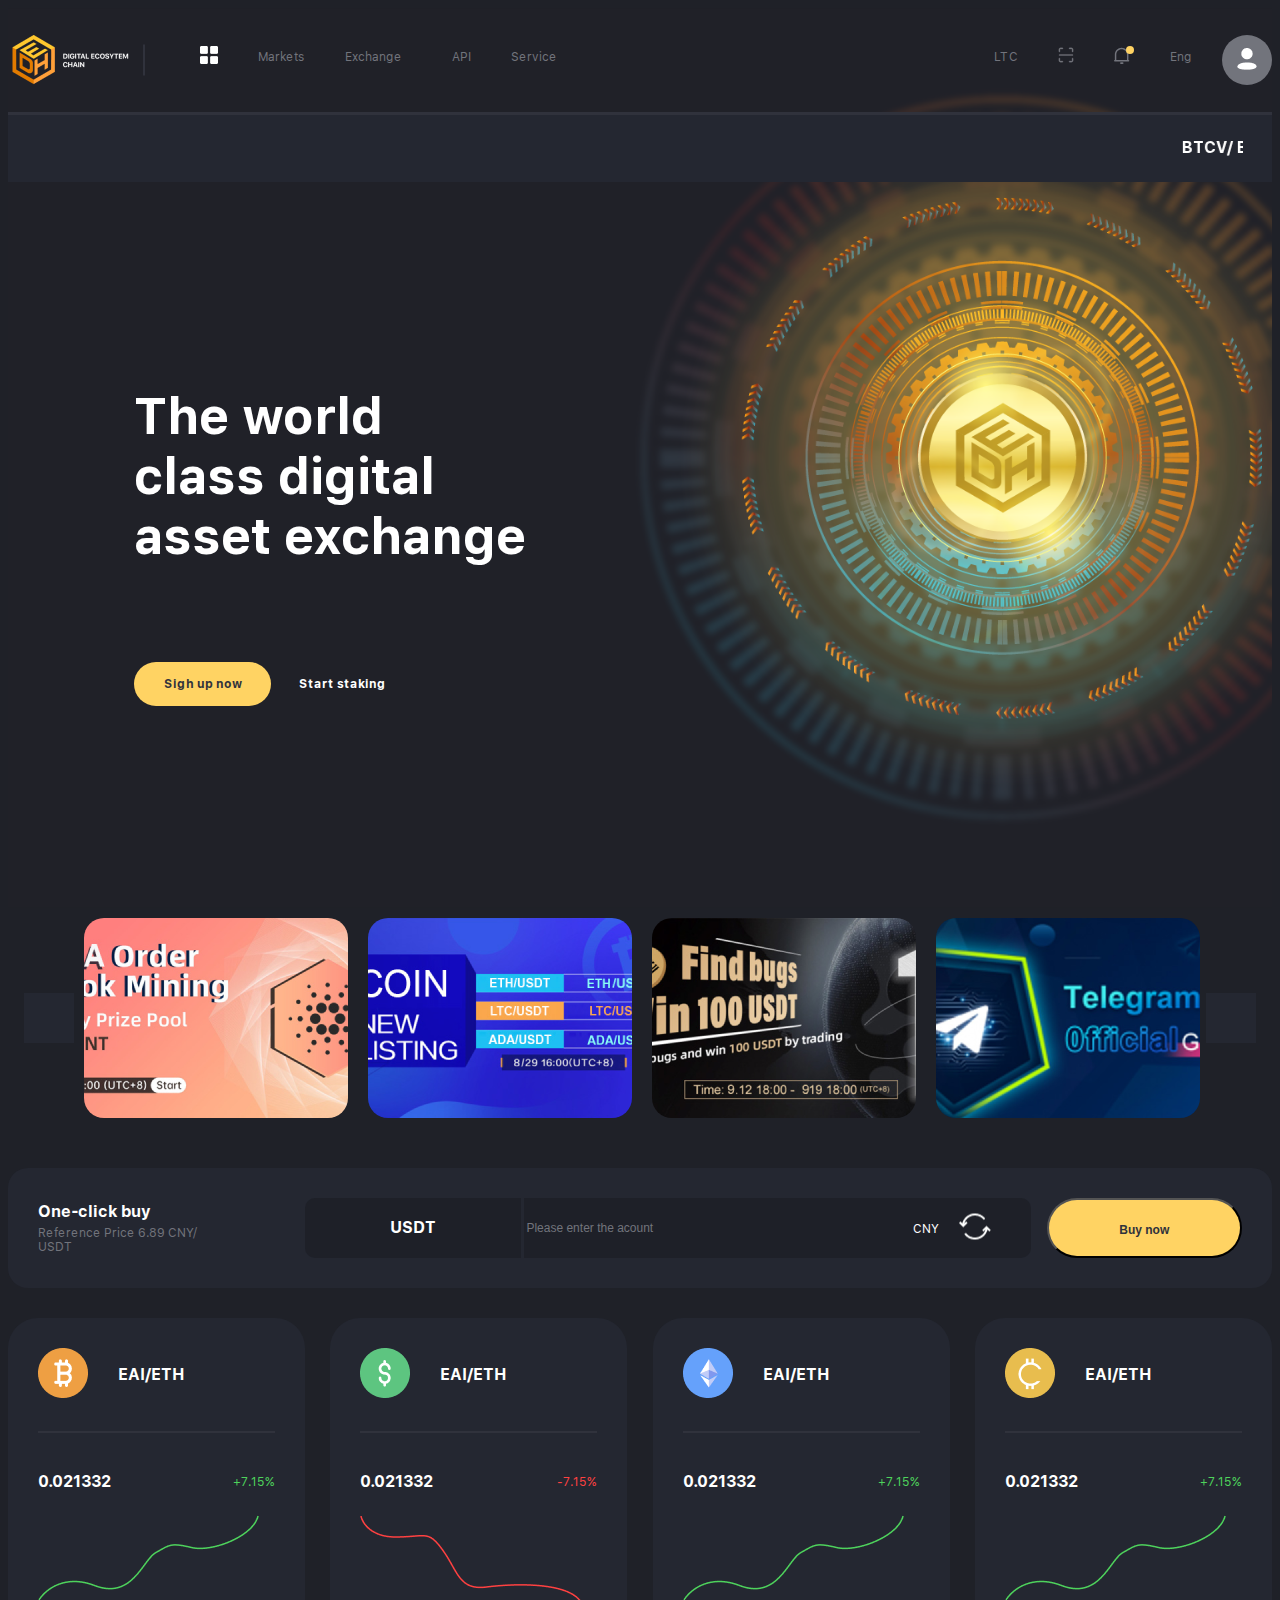
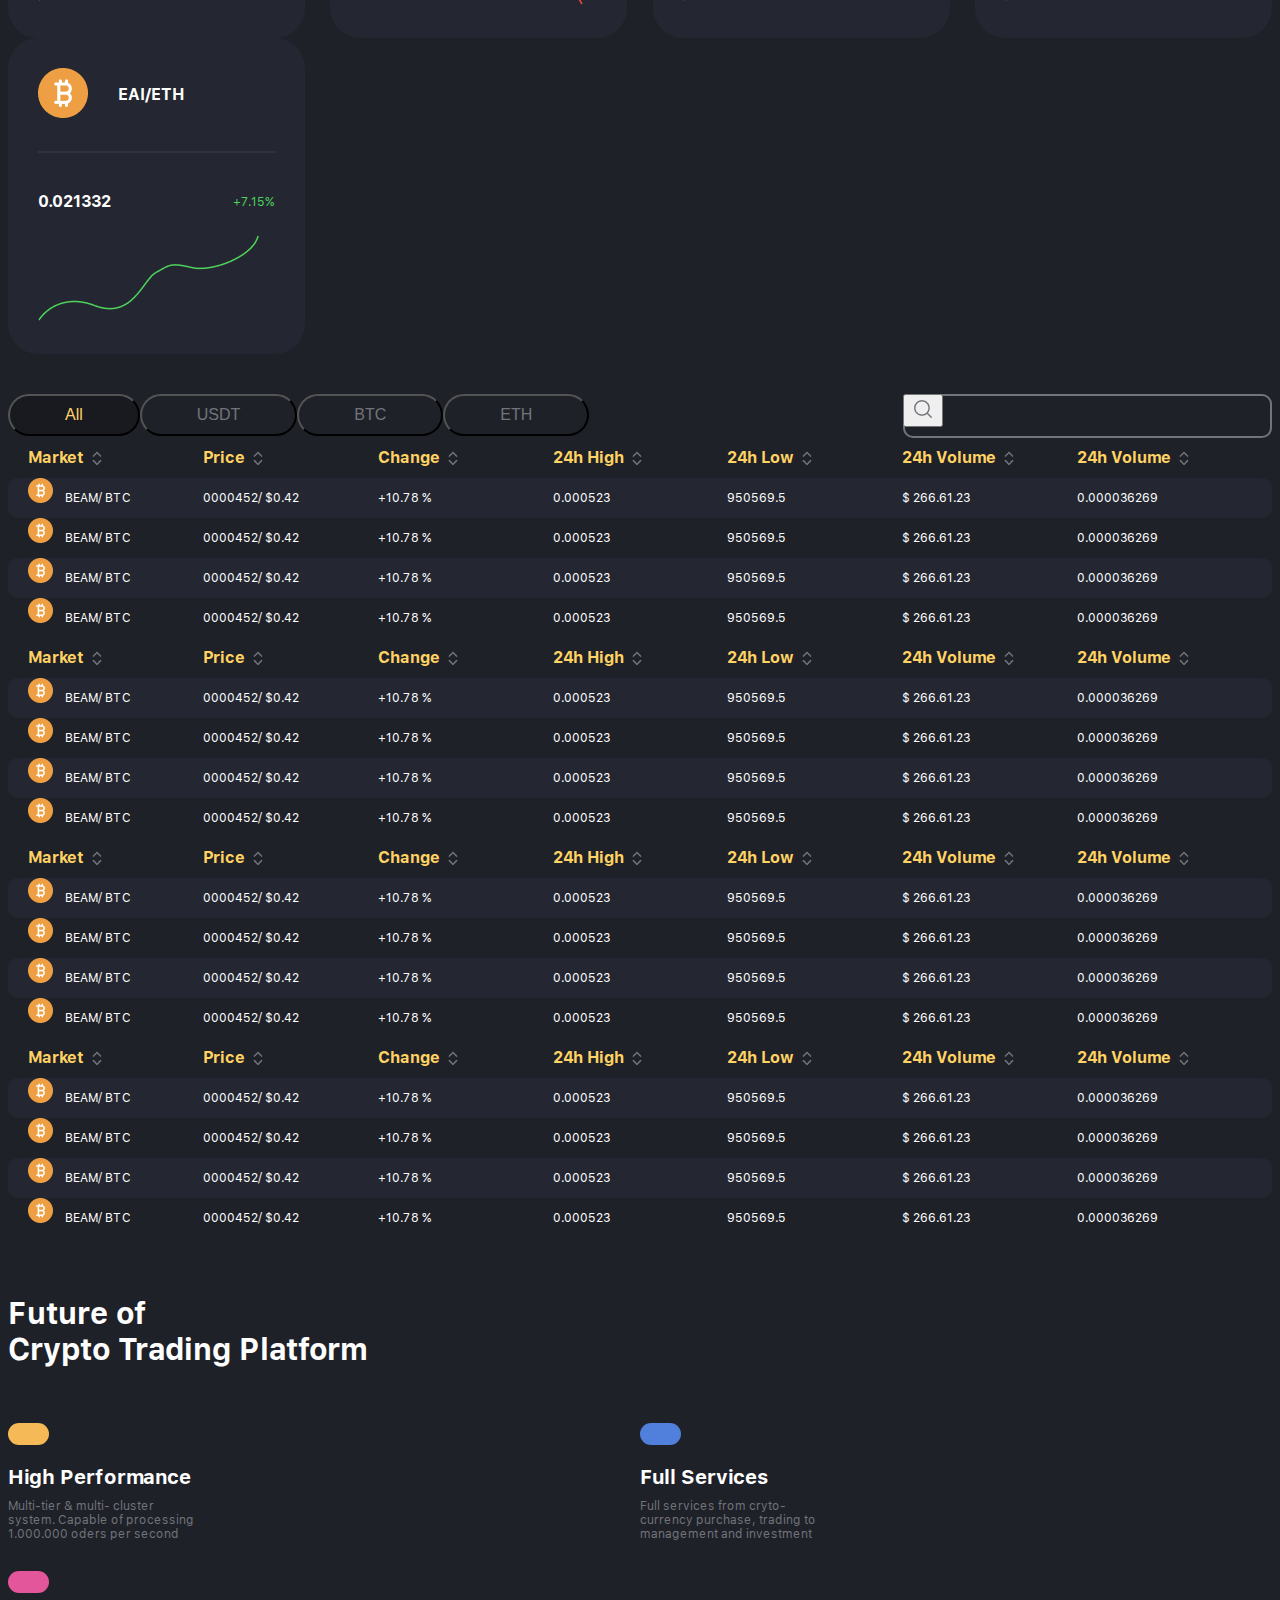
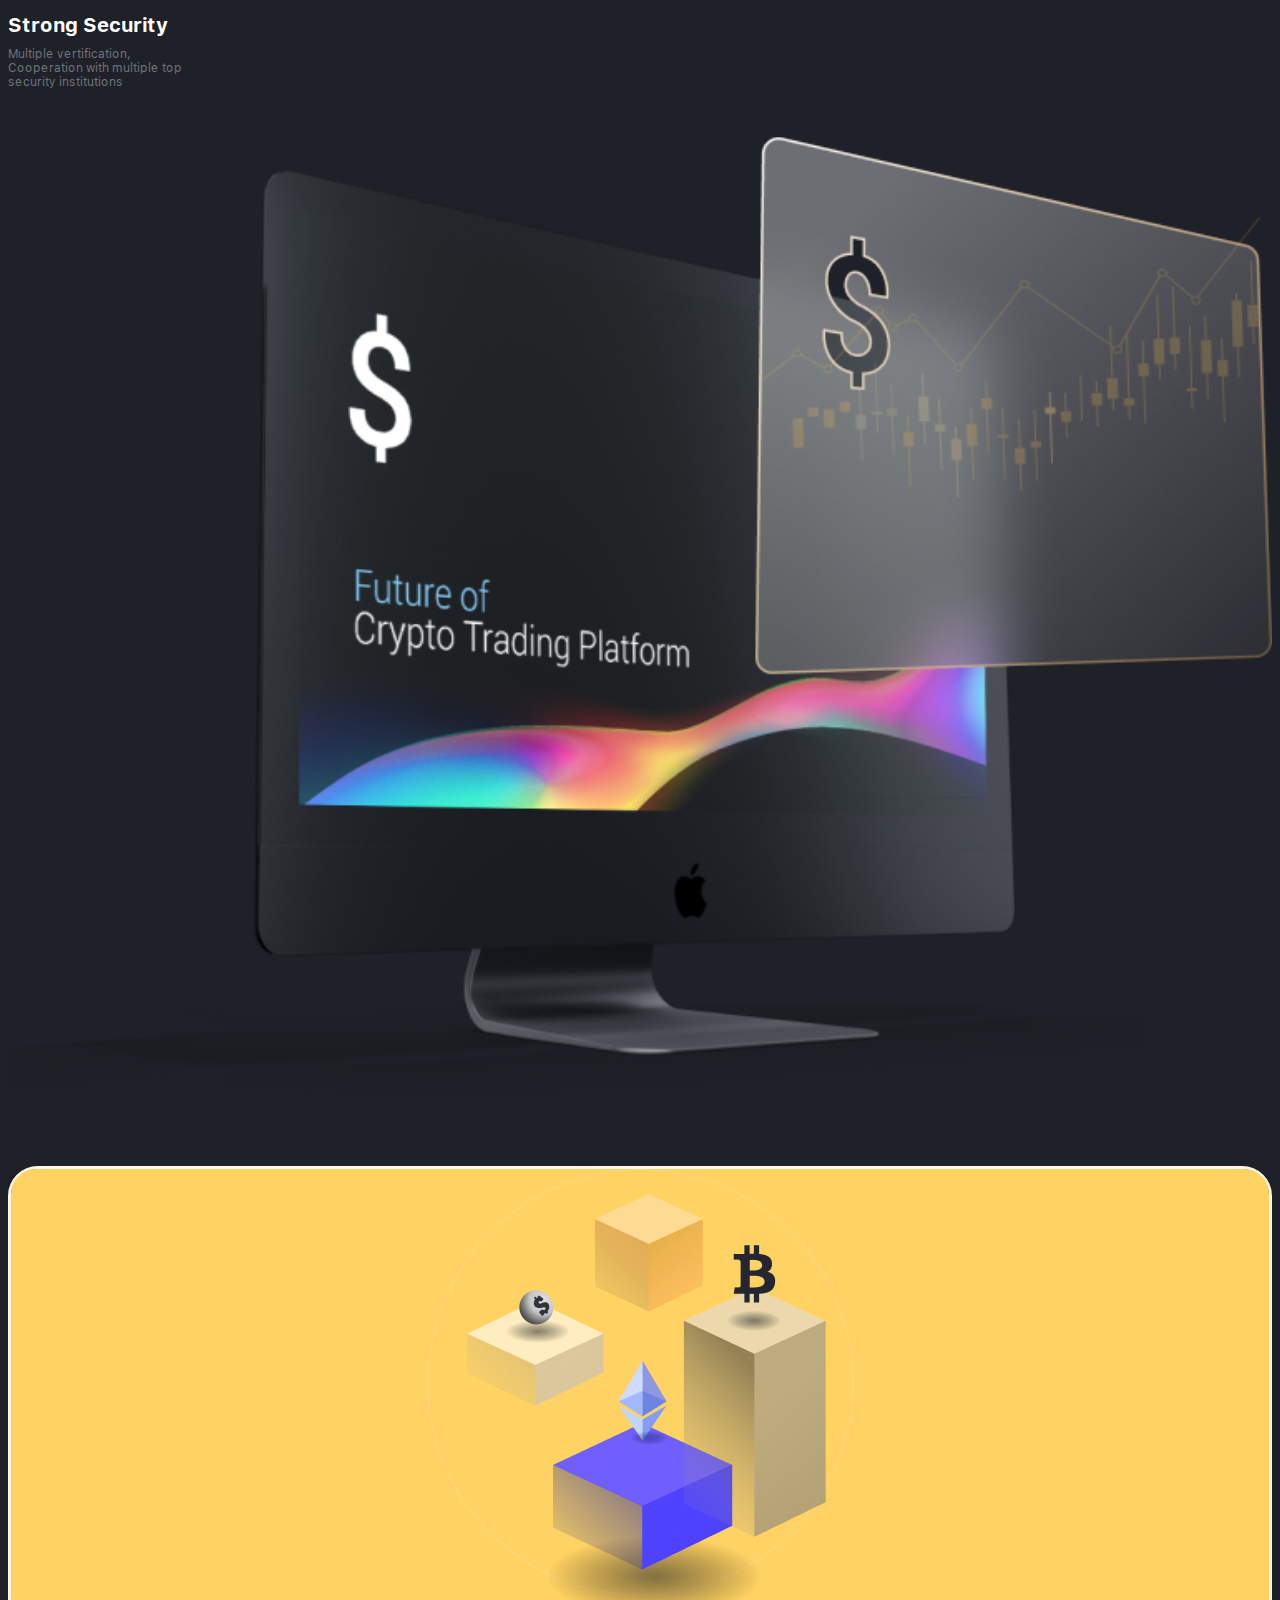
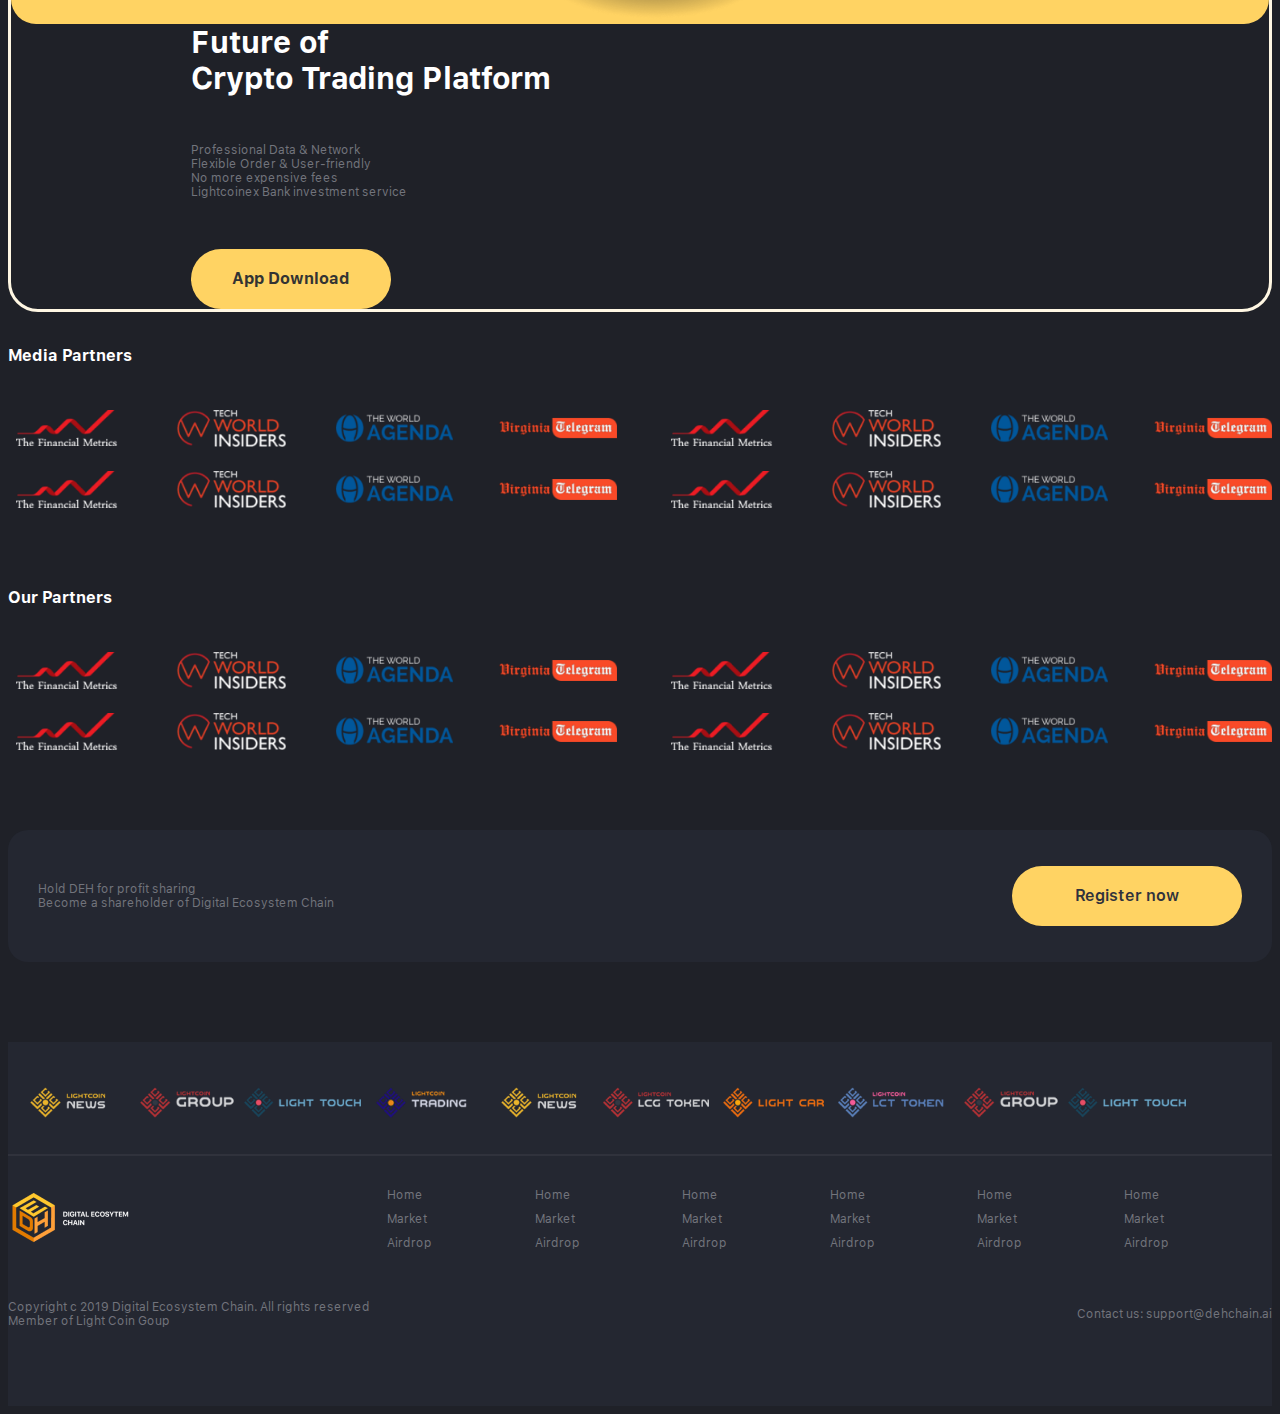
<file: index.html>
<!doctype html>
<html lang="en">

<head>
    <!-- Required meta tags -->
    <meta charset="utf-8">
    <meta name="viewport" content="width=device-width, initial-scale=1">

    <!-- Bootstrap CSS -->
    <link href="https://cdn.jsdelivr.net/npm/bootstrap@5.0.0/dist/css/bootstrap.min.css" rel="stylesheet"
        integrity="sha384-wEmeIV1mKuiNpC+IOBjI7aAzPcEZeedi5yW5f2yOq55WWLwNGmvvx4Um1vskeMj0" crossorigin="anonymous">
    <link rel="stylesheet" href="./font/SF_font/stylesheet.css">
    <link rel="stylesheet" href="https://pro.fontawesome.com/releases/v5.10.0/css/all.css"
        integrity="sha384-AYmEC3Yw5cVb3ZcuHtOA93w35dYTsvhLPVnYs9eStHfGJvOvKxVfELGroGkvsg+p" crossorigin="anonymous" />
    <link rel="stylesheet" href="./js/slick-1.8.1/slick/slick.css">
    <link rel="stylesheet" href="./js/slick-1.8.1/slick/slick-theme.css">
    <link rel="stylesheet" href="./css/style.css">
    <link rel="stylesheet" href="./js/mmenu-light-master/dist/mmenu-light.css">
    <title>Clone Exchange</title>
</head>

<body>
    <div class="wrap-home">
        <div class="mobile-menu">
            <nav id="my-menu" class="menu-mobile">
                <ul>
                    <li>
                        <a href="/">Menu</a>
                        <ul>
                            <li><a href="#">DEH coin group</a></li>
                            <li><a href="#">DEH touch</a></li>
                            <li><a href="#">DEH coinex</a></li>
                            <li><a href="#">DEH coin news</a></li>
                            <li><a href="#">DEH coin trading</a></li>
                            <li><a href="#">DEH car</a></li>
                        </ul>
                    </li>
                    <li><a href="/">Markets</a></li>
                    <li>
                        <a href="#">Exchange</a>
                        <ul>
                            <li><a href="#">Exchange</a></li>
                            <li><a href="#">Futures</a></li>
                        </ul>
                    </li>
                    <li><a href="#">Api</a></li>
                    <li>
                        <a href="#">Service</a>
                        <ul>
                            <li><a href="#">Exchange</a></li>
                            <li><a href="#">Futures</a></li>
                        </ul>
                    </li>
                </ul>
            </nav>
        </div>

        <main>
            <div class="header">
                <div class="navigation">
                    <div class="container container-custom">
                        <div class="navigation-wrap">
                            <div class="navigation-right">
                                <a href="./index.html" class="logo">
                                    <img src="./img/logo.png" alt="logo">
                                </a>
                                <a href="#my-menu" class="d-lg-none btn-mobile"><i class="fas fa-bars"></i></a>
                                <ul class="menu main-menu">
                                    <li class="menu-item menu-has-children menu-app">
                                        <a href="#" class="menu-link">
                                            <img src="./img/icon-app.png" alt="app">
                                        </a>
                                        <ul class="submenu">
                                            <li class="menu-item">
                                                <a href="#" class="menu-link">
                                                    DEH coin group
                                                </a>
                                            </li>
                                            <li class="menu-item">
                                                <a href="#" class="menu-link">
                                                    DEH touch
                                                </a>
                                            </li>
                                            <li class="menu-item">
                                                <a href="#" class="menu-link">
                                                    DEH coinex
                                                </a>
                                            </li>
                                            <li class="menu-item">
                                                <a href="#" class="menu-link">
                                                    DEH coin news
                                                </a>
                                            </li>
                                            <li class="menu-item">
                                                <a href="#" class="menu-link">
                                                    DEH coin trading
                                                </a>
                                            </li>
                                            <li class="menu-item">
                                                <a href="#" class="menu-link">
                                                    DEH car
                                                </a>
                                            </li>
                                        </ul>
                                    </li>
                                    <li class="menu-item">
                                        <a href="#" class="menu-link">
                                            Markets
                                        </a>
                                    </li>
                                    <li class="menu-item menu-has-children menu-has-children-large">
                                        <a href="#" class="menu-link">
                                            Exchange
                                        </a>
                                        <ul class="submenu">
                                            <li class="menu-item">
                                                <a href="#" class="menu-link">
                                                    Exchange
                                                </a>
                                                <p class="menu-desc">
                                                    Fast & smooth token trading
                                                </p>
                                            </li>
                                            <li class="menu-item">
                                                <a href="#" class="menu-link">
                                                    Futures
                                                </a>
                                                <p class="menu-desc">
                                                    Perpetutal contracts, two-way positions
                                                </p>
                                            </li>
                                        </ul>
                                    </li>
                                    <li class="menu-item">
                                        <a href="#" class="menu-link">
                                            API
                                        </a>
                                    </li>
                                    <li class="menu-item menu-has-children menu-has-children-large">
                                        <a href="#" class="menu-link">
                                            Service
                                        </a>
                                        <ul class="submenu">
                                            <li class="menu-item">
                                                <a href="#" class="menu-link">
                                                    Exchange
                                                </a>
                                                <p class="menu-desc">
                                                    Fast & smooth token trading
                                                </p>
                                            </li>
                                            <li class="menu-item">
                                                <a href="#" class="menu-link">
                                                    Futures
                                                </a>
                                                <p class="menu-desc">
                                                    Perpetutal contracts, two-way positions
                                                </p>
                                            </li>
                                        </ul>
                                    </li>
                                </ul>
                            </div>

                            <div class="navigation-left">
                                <ul class="menu menu-actions">
                                    <li class="menu-item">
                                        <a href="#" class="menu-link">LTC</a>
                                    </li>
                                    <li class="menu-item menu-has-children menu-sub-right  menu-qr sub-no-icon">
                                        <a href="#" class="menu-link">
                                            <svg width="16" height="16" viewBox="0 0 16 16" fill="none"
                                                xmlns="http://www.w3.org/2000/svg">
                                                <path
                                                    d="M13.4868 0.85H11.5273C11.218 0.85 10.9672 1.1008 10.9672 1.41016C10.9672 1.71951 11.218 1.97031 11.5273 1.97031H13.4868C13.786 1.97031 14.0297 2.214 14.0297 2.51323V4.47266C14.0297 4.78201 14.2805 5.03281 14.5898 5.03281C14.8992 5.03281 15.15 4.78201 15.15 4.47266V2.51323C15.15 1.59599 14.404 0.85 13.4868 0.85Z"
                                                    fill="#72747C" stroke="#72747C" stroke-width="0.3" />
                                                <path
                                                    d="M1.41016 5.03281C1.71951 5.03281 1.97031 4.78201 1.97031 4.47266V2.51323C1.97031 2.214 2.214 1.97031 2.5132 1.97031H4.47266C4.78201 1.97031 5.03281 1.71951 5.03281 1.41016C5.03281 1.1008 4.78201 0.85 4.47266 0.85H2.5132C1.59599 0.85 0.85 1.59599 0.85 2.51323V4.47266C0.85 4.78201 1.1008 5.03281 1.41016 5.03281Z"
                                                    fill="#72747C" stroke="#72747C" stroke-width="0.3" />
                                                <path
                                                    d="M4.47266 14.0297H2.5132C2.214 14.0297 1.97031 13.786 1.97031 13.4868V11.5273C1.97031 11.218 1.71951 10.9672 1.41016 10.9672C1.1008 10.9672 0.85 11.218 0.85 11.5273V13.4868C0.85 14.404 1.59599 15.15 2.5132 15.15H4.47266C4.78201 15.15 5.03281 14.8992 5.03281 14.5898C5.03281 14.2805 4.78201 14.0297 4.47266 14.0297Z"
                                                    fill="#72747C" stroke="#72747C" stroke-width="0.3" />
                                                <path
                                                    d="M14.5898 10.9672C14.2805 10.9672 14.0297 11.218 14.0297 11.5273V13.4868C14.0297 13.786 13.786 14.0297 13.4868 14.0297H11.5273C11.218 14.0297 10.9672 14.2805 10.9672 14.5898C10.9672 14.8992 11.218 15.15 11.5273 15.15H13.4868C14.404 15.15 15.15 14.404 15.15 13.4868V11.5273C15.15 11.218 14.8992 10.9672 14.5898 10.9672Z"
                                                    fill="#72747C" stroke="#72747C" stroke-width="0.3" />
                                                <path
                                                    d="M0.877344 8C0.877344 8.30936 1.12814 8.56016 1.4375 8.56016H14.5625C14.8719 8.56016 15.1227 8.30936 15.1227 8C15.1227 7.69064 14.8719 7.43984 14.5625 7.43984H1.4375C1.12814 7.43984 0.877344 7.69064 0.877344 8Z"
                                                    fill="#72747C" stroke="#72747C" stroke-width="0.3" />
                                            </svg>
                                        </a>
                                        <ul class="submenu">
                                            <li class="menu-item qr-content">
                                                <div class="qr-img">
                                                    <img src="./img/qr-code.png" alt="qr-code">
                                                </div>
                                                <div class="qr-desc">Scan to download APP IOS & Android</div>
                                                <a href="#" class="qr-link">View all</a>
                                            </li>
                                        </ul>
                                    </li>
                                    <li class="menu-item menu-has-children menu-notice menu-sub-right sub-no-icon">
                                        <a href="#" class="menu-link notice-active">
                                            <svg width="16" height="17" viewBox="0 0 16 17" fill="none"
                                                xmlns="http://www.w3.org/2000/svg">
                                                <path
                                                    d="M14.555 12.9479H14.4386V7.61492C14.4386 3.86089 11.3925 0.814816 7.63848 0.814816C3.88444 0.814816 0.838369 3.86089 0.838369 7.61492V12.9479H0.721929C0.321375 12.9479 0 13.2693 0 13.6698C0 14.0704 0.321375 14.3917 0.721929 14.3917H14.555C14.9556 14.3917 15.277 14.0704 15.277 13.6698C15.277 13.2693 14.9556 12.9479 14.555 12.9479ZM12.9714 12.9479H2.30552V7.67081C2.30552 4.72721 4.69487 2.33785 7.63848 2.33785C10.5821 2.33785 12.9714 4.72721 12.9714 7.67081V12.9479Z"
                                                    fill="#72747C" />
                                                <path
                                                    d="M8.6399 15.1835H6.96317C6.46014 15.1835 6.05493 15.5887 6.05493 16.0918C6.05493 16.5948 6.46014 17 6.96317 17H8.6399C9.14293 17 9.54814 16.5948 9.54814 16.0918C9.54814 15.5887 9.14293 15.1835 8.6399 15.1835Z"
                                                    fill="#72747C" />
                                            </svg>

                                        </a>
                                        <ul class="submenu">
                                            <li class="menu-item">
                                                <a href="#" class="menu-link">DEH Coin Group listed ETH</a>
                                            </li>
                                            <li class="menu-item">
                                                <a href="#" class="menu-link">DEH Coin Group listed ETH</a>
                                            </li>
                                            <li class="menu-item">
                                                <a href="#" class="menu-link">DEH Coin Group listed ETH</a>
                                            </li>
                                            <li class="menu-item">
                                                <a href="#" class="menu-link">DEH Coin Group listed ETH</a>
                                            </li>
                                            <li class="menu-item">
                                                <a href="#" class="menu-link">DEH Coin Group listed ETH</a>
                                            </li>
                                            <li class="menu-item">
                                                <a href="#" class="menu-link">DEH Coin Group listed ETH</a>
                                            </li>
                                            <li class="menu-item notice-more">
                                                <a href="#" class="menu-link">More</a>
                                            </li>
                                        </ul>
                                    </li>
                                    <li class="menu-item menu-has-children menu-sub-right  menu-lang">
                                        <a href="#" class="menu-link">
                                            Eng
                                        </a>
                                        <ul class="submenu">
                                            <li class="menu-item">
                                                <a href="#" class="menu-link">
                                                    <img src="./img/eng.png" alt="eng">
                                                    <span>English</span>
                                                </a>
                                            </li>
                                            <li class="menu-item">
                                                <a href="#" class="menu-link">
                                                    <img src="./img/chi.png" alt="chi">
                                                    <span>Chinese</span>
                                                </a>
                                            </li>
                                            <li class="menu-item">
                                                <a href="#" class="menu-link">
                                                    <img src="./img/eng.png" alt="eng">
                                                    <span>English</span>
                                                </a>
                                            </li>
                                            <li class="menu-item">
                                                <a href="#" class="menu-link">
                                                    <img src="./img/eng.png" alt="eng">
                                                    <span>English</span>
                                                </a>
                                            </li>
                                            <li class="menu-item">
                                                <a href="#" class="menu-link">
                                                    <img src="./img/eng.png" alt="eng">
                                                    <span>English</span>
                                                </a>
                                            </li>
                                        </ul>
                                    </li>
                                </ul>
                                <ul class="menu menu-profile menu-sub-right">
                                    <li class="menu-item menu-has-children">
                                        <a href="#" class="menu-link">
                                            <img src="./img/user-icon.png" alt="user">
                                        </a>
                                        <ul class="submenu">
                                            <li class="menu-item">
                                                <a href="#" class="menu-link">Wallets</a>
                                            </li>
                                            <li class="menu-item">
                                                <a href="#" class="menu-link">Orders</a>
                                            </li>
                                            <li class="menu-item">
                                                <a href="#" class="menu-link">History</a>
                                            </li>
                                            <li class="menu-item">
                                                <a href="#" class="menu-link">Profile</a>
                                            </li>
                                            <li class="menu-item">
                                                <a href="#" class="menu-link">Logout</a>
                                            </li>
                                        </ul>
                                    </li>
                                </ul>
                            </div>
                        </div>
                    </div>
                </div>


                <div class="ticker-bar">
                    <marquee behavior="" scrollamount="-1" direction="">
                        <div class="ticker-bar-wrap">
                            <div class="ticker-item">
                                <div class="ticker-name">BTCV/ BTC</div>
                                <div class="ticker-value value-down">-2.43% <img src="./img/down-red.png" alt="down">
                                </div>
                            </div>
                            <div class="ticker-item">
                                <div class="ticker-name">EAI/ETH</div>
                                <div class="ticker-value value-up">7.91% <img src="./img/up-green.png" alt="up"></div>
                            </div>
                            <div class="ticker-item">
                                <div class="ticker-name">BTCV/ BTC</div>
                                <div class="ticker-value value-down">-2.43% <img src="./img/down-red.png" alt="down">
                                </div>
                            </div>
                            <div class="ticker-item">
                                <div class="ticker-name">EAI/ETH</div>
                                <div class="ticker-value value-up">7.91% <img src="./img/up-green.png" alt="up"></div>
                            </div>
                            <div class="ticker-item">
                                <div class="ticker-name">BTCV/ BTC</div>
                                <div class="ticker-value value-down">-2.43% <img src="./img/down-red.png" alt="down">
                                </div>
                            </div>
                            <div class="ticker-item">
                                <div class="ticker-name">EAI/ETH</div>
                                <div class="ticker-value value-up">7.91% <img src="./img/up-green.png" alt="up"></div>
                            </div>
                            <div class="ticker-item">
                                <div class="ticker-name">BTCV/ BTC</div>
                                <div class="ticker-value value-down">-2.43% <img src="./img/down-red.png" alt="down">
                                </div>
                            </div>
                            <div class="ticker-item">
                                <div class="ticker-name">EAI/ETH</div>
                                <div class="ticker-value value-up">7.91% <img src="./img/up-green.png" alt="up"></div>
                            </div>
                            <div class="ticker-item">
                                <div class="ticker-name">BTCV/ BTC</div>
                                <div class="ticker-value value-down">-2.43% <img src="./img/down-red.png" alt="down">
                                </div>
                            </div>
                            <div class="ticker-item">
                                <div class="ticker-name">EAI/ETH</div>
                                <div class="ticker-value value-up">7.91% <img src="./img/up-green.png" alt="up"></div>
                            </div>
                            <div class="ticker-item">
                                <div class="ticker-name">BTCV/ BTC</div>
                                <div class="ticker-value value-down">-2.43% <img src="./img/down-red.png" alt="down">
                                </div>
                            </div>
                            <div class="ticker-item">
                                <div class="ticker-name">EAI/ETH</div>
                                <div class="ticker-value value-up">7.91% <img src="./img/up-green.png" alt="up"></div>
                            </div>
                            <div class="ticker-item">
                                <div class="ticker-name">BTCV/ BTC</div>
                                <div class="ticker-value value-down">-2.43% <img src="./img/down-red.png" alt="down">
                                </div>
                            </div>
                            <div class="ticker-item">
                                <div class="ticker-name">EAI/ETH</div>
                                <div class="ticker-value value-up">7.91% <img src="./img/up-green.png" alt="up"></div>
                            </div>
                            <div class="ticker-item">
                                <div class="ticker-name">BTCV/ BTC</div>
                                <div class="ticker-value value-down">-2.43% <img src="./img/down-red.png" alt="down">
                                </div>
                            </div>
                            <div class="ticker-item">
                                <div class="ticker-name">EAI/ETH</div>
                                <div class="ticker-value value-up">7.91% <img src="./img/up-green.png" alt="up"></div>
                            </div>
                        </div>
                    </marquee>
                </div>

                <div class="header-content">
                    <div class="header-title">
                        The world class
                        digital asset
                        exchange
                    </div>

                    <div class="header-btns">
                        <a href="#" class="header-btn btn-signup header-btn-active">Sigh up now</a>
                        <a href="#" class="header-btn btn-start">Start staking </a>
                    </div>
                </div>
            </div>

            <div class="block block-slider">
                <div class="block-content">
                    <div class="slider-list">
                        <div class="slider-wrap">
                            <div class="slider-item">
                                <img src="./img/img1.png" alt="img">
                            </div>
                        </div>
                        <div class="slider-wrap">
                            <div class="slider-item">
                                <img src="./img/img2.png" alt="img">
                            </div>
                        </div>
                        <div class="slider-wrap">
                            <div class="slider-item">
                                <img src="./img/img3.png" alt="img">
                            </div>
                        </div>
                        <div class="slider-wrap">
                            <div class="slider-item">
                                <img src="./img/img4.png" alt="img">
                            </div>
                        </div>
                        <div class="slider-wrap">
                            <div class="slider-item">
                                <img src="./img/img1.png" alt="img">
                            </div>
                        </div>
                    </div>
                </div>
            </div>

            <div class="block block-buy">
                <div class="block-content">
                    <div class="container container-custom">
                        <div class="row">
                            <div class="col-lg-10 mx-auto">
                                <div class="buy-wrap">
                                    <div class="buy-meta">
                                        <div class="buy-title">One-click buy</div>
                                        <div class="buy-desc">Reference Price 6.89 CNY/ USDT</div>
                                    </div>
                                    <div class="buy-form">
                                        <div class="buy-label">USDT</div>
                                        <div class="buy-input">
                                            <input type="text" placeholder="Please enter the acount"
                                                class="form-control">
                                            <div class="buy-change">
                                                <div class="change-name">CNY</div>
                                                <div class="change-icon"><img src="./img/reload-icon.png" alt="change">
                                                </div>
                                            </div>
                                        </div>
                                    </div>
                                    <button class="btn buy-btn">Buy now</button>
                                </div>
                            </div>
                        </div>
                    </div>
                </div>
            </div>

            <div class="block block-chart">
                <div class="block-content">
                    <div class="container container-custom">
                        <div class="row">
                            <div class="col-lg-10 mx-auto">
                                <div class="chart-wrap">
                                    <div class="chart-item">
                                        <div class="chart-header">
                                            <div class="chart-icon">
                                                <img src="./img/b-icon.png" alt="b">
                                            </div>
                                            <div class="chart-name">EAI/ETH</div>
                                        </div>
                                        <div class="chart-content">
                                            <div class="chart-infor">
                                                <div class="chart-value">0.021332</div>
                                                <div class="chart-percent percent-up">+7.15%</div>
                                            </div>
                                            <div class="chart-line">
                                                <img src="./img/line-up-chart.png" alt="line">
                                            </div>
                                        </div>
                                    </div>
                                    <div class="chart-item">
                                        <div class="chart-header">
                                            <div class="chart-icon">
                                                <img src="./img/d-icon.png" alt="b">
                                            </div>
                                            <div class="chart-name">EAI/ETH</div>
                                        </div>
                                        <div class="chart-content">
                                            <div class="chart-infor">
                                                <div class="chart-value">0.021332</div>
                                                <div class="chart-percent percent-down">-7.15%</div>
                                            </div>
                                            <div class="chart-line">
                                                <img src="./img/line-down-chart.png" alt="line">
                                            </div>
                                        </div>
                                    </div>
                                    <div class="chart-item">
                                        <div class="chart-header">
                                            <div class="chart-icon">
                                                <img src="./img/e-icon.png" alt="b">
                                            </div>
                                            <div class="chart-name">EAI/ETH</div>
                                        </div>
                                        <div class="chart-content">
                                            <div class="chart-infor">
                                                <div class="chart-value">0.021332</div>
                                                <div class="chart-percent percent-up">+7.15%</div>
                                            </div>
                                            <div class="chart-line">
                                                <img src="./img/line-up-chart.png" alt="line">
                                            </div>
                                        </div>
                                    </div>
                                    <div class="chart-item">
                                        <div class="chart-header">
                                            <div class="chart-icon">
                                                <img src="./img/c-icon.png" alt="b">
                                            </div>
                                            <div class="chart-name">EAI/ETH</div>
                                        </div>
                                        <div class="chart-content">
                                            <div class="chart-infor">
                                                <div class="chart-value">0.021332</div>
                                                <div class="chart-percent percent-up">+7.15%</div>
                                            </div>
                                            <div class="chart-line">
                                                <img src="./img/line-up-chart.png" alt="line">
                                            </div>
                                        </div>
                                    </div>
                                    <div class="chart-item">
                                        <div class="chart-header">
                                            <div class="chart-icon">
                                                <img src="./img/b-icon.png" alt="b">
                                            </div>
                                            <div class="chart-name">EAI/ETH</div>
                                        </div>
                                        <div class="chart-content">
                                            <div class="chart-infor">
                                                <div class="chart-value">0.021332</div>
                                                <div class="chart-percent percent-up">+7.15%</div>
                                            </div>
                                            <div class="chart-line">
                                                <img src="./img/line-up-chart.png" alt="line">
                                            </div>
                                        </div>
                                    </div>
                                </div>
                            </div>
                        </div>
                    </div>
                </div>
            </div>

            <div class="block block-table">
                <div class="block-content">
                    <div class="container container-custom">
                        <div class="row">
                            <div class="col-lg-10 mx-auto">
                                <div class="table-content">
                                    <ul class="nav nav-pills mb-3" id="pills-tab" role="tablist">
                                        <li class="nav-item" role="presentation">
                                            <button class="nav-link active" id="pills-all-tab" data-bs-toggle="pill"
                                                data-bs-target="#pills-all" type="button" role="tab"
                                                aria-controls="pills-all" aria-selected="true">All</button>
                                        </li>
                                        <li class="nav-item" role="presentation">
                                            <button class="nav-link" id="pills-usdt-tab" data-bs-toggle="pill"
                                                data-bs-target="#pills-usdt" type="button" role="tab"
                                                aria-controls="pills-usdt" aria-selected="false">USDT</button>
                                        </li>
                                        <li class="nav-item" role="presentation">
                                            <button class="nav-link" id="pills-btc-tab" data-bs-toggle="pill"
                                                data-bs-target="#pills-btc" type="button" role="tab"
                                                aria-controls="pills-btc" aria-selected="false">BTC</button>
                                        </li>
                                        <li class="nav-item" role="presentation">
                                            <button class="nav-link" id="pills-eth-tab" data-bs-toggle="pill"
                                                data-bs-target="#pills-eth" type="button" role="tab"
                                                aria-controls="pills-eth" aria-selected="false">ETH</button>
                                        </li>
                                        <li class="table-search">
                                            <div class="search-box">
                                                <input type="text" class="search-field">
                                                <button class="btn btn-search">
                                                    <img src="./img/search-icon.png" alt="icon" class="search-icon">
                                                </button>
                                            </div>
                                        </li>
                                    </ul>

                                    <div class="tab-content" id="pills-tabContent">
                                        <div class="tab-pane fade show active" id="pills-all" role="tabpanel"
                                            aria-labelledby="pills-all-tab">
                                            <div class="coin-table">
                                                <div class="coin-header">
                                                    <div class="coin-header-item">
                                                        <span>Market</span>
                                                        <span>
                                                            <a href="#"><img src="./img/up.png" alt="up"></a>
                                                            <a href="#"><img src="./img/down.png" alt="down"></a>
                                                        </span>
                                                    </div>
                                                    <div class="coin-header-item">
                                                        <span>Price</span>
                                                        <span>
                                                            <a href="#"><img src="./img/up.png" alt="up"></a>
                                                            <a href="#"><img src="./img/down.png" alt="down"></a>
                                                        </span>
                                                    </div>
                                                    <div class="coin-header-item">
                                                        <span>Change</span>
                                                        <span>
                                                            <a href="#"><img src="./img/up.png" alt="up"></a>
                                                            <a href="#"><img src="./img/down.png" alt="down"></a>
                                                        </span>
                                                    </div>
                                                    <div class="coin-header-item">
                                                        <span>24h High</span>
                                                        <span>
                                                            <a href="#"><img src="./img/up.png" alt="up"></a>
                                                            <a href="#"><img src="./img/down.png" alt="down"></a>
                                                        </span>
                                                    </div>
                                                    <div class="coin-header-item">
                                                        <span>24h Low</span>
                                                        <span>
                                                            <a href="#"><img src="./img/up.png" alt="up"></a>
                                                            <a href="#"><img src="./img/down.png" alt="down"></a>
                                                        </span>
                                                    </div>
                                                    <div class="coin-header-item">
                                                        <span>24h Volume</span>
                                                        <span>
                                                            <a href="#"><img src="./img/up.png" alt="up"></a>
                                                            <a href="#"><img src="./img/down.png" alt="down"></a>
                                                        </span>
                                                    </div>
                                                    <div class="coin-header-item">
                                                        <span>24h Volume</span>
                                                        <span>
                                                            <a href="#"><img src="./img/up.png" alt="up"></a>
                                                            <a href="#"><img src="./img/down.png" alt="down"></a>
                                                        </span>
                                                    </div>
                                                </div>
                                                <div class="coin-body">
                                                    <div class="coin-row-item">
                                                        <div class="coin-col">
                                                            <div class="coin-col-img">
                                                                <img src="./img/b-icon.png" alt="coin">
                                                            </div>
                                                            <div class="coin-col-text">BEAM/ BTC</div>
                                                        </div>
                                                        <div class="coin-col">
                                                            <div class="coin-col-text">0000452/ $0.42</div>
                                                        </div>
                                                        <div class="coin-col">
                                                            <div class="coin-col-text">+10.78 %</div>
                                                        </div>
                                                        <div class="coin-col">
                                                            <div class="coin-col-text">0.000523</div>
                                                        </div>
                                                        <div class="coin-col">
                                                            <div class="coin-col-text">950569.5</div>
                                                        </div>
                                                        <div class="coin-col">
                                                            <div class="coin-col-text">$ 266.61.23</div>
                                                        </div>
                                                        <div class="coin-col">
                                                            <div class="coin-col-text">0.000036269</div>
                                                        </div>
                                                    </div>
                                                    <div class="coin-row-item">
                                                        <div class="coin-col">
                                                            <div class="coin-col-img">
                                                                <img src="./img/b-icon.png" alt="coin">
                                                            </div>
                                                            <div class="coin-col-text">BEAM/ BTC</div>
                                                        </div>
                                                        <div class="coin-col">
                                                            <div class="coin-col-text">0000452/ $0.42</div>
                                                        </div>
                                                        <div class="coin-col">
                                                            <div class="coin-col-text">+10.78 %</div>
                                                        </div>
                                                        <div class="coin-col">
                                                            <div class="coin-col-text">0.000523</div>
                                                        </div>
                                                        <div class="coin-col">
                                                            <div class="coin-col-text">950569.5</div>
                                                        </div>
                                                        <div class="coin-col">
                                                            <div class="coin-col-text">$ 266.61.23</div>
                                                        </div>
                                                        <div class="coin-col">
                                                            <div class="coin-col-text">0.000036269</div>
                                                        </div>
                                                    </div>
                                                    <div class="coin-row-item">
                                                        <div class="coin-col">
                                                            <div class="coin-col-img">
                                                                <img src="./img/b-icon.png" alt="coin">
                                                            </div>
                                                            <div class="coin-col-text">BEAM/ BTC</div>
                                                        </div>
                                                        <div class="coin-col">
                                                            <div class="coin-col-text">0000452/ $0.42</div>
                                                        </div>
                                                        <div class="coin-col">
                                                            <div class="coin-col-text">+10.78 %</div>
                                                        </div>
                                                        <div class="coin-col">
                                                            <div class="coin-col-text">0.000523</div>
                                                        </div>
                                                        <div class="coin-col">
                                                            <div class="coin-col-text">950569.5</div>
                                                        </div>
                                                        <div class="coin-col">
                                                            <div class="coin-col-text">$ 266.61.23</div>
                                                        </div>
                                                        <div class="coin-col">
                                                            <div class="coin-col-text">0.000036269</div>
                                                        </div>
                                                    </div>
                                                    <div class="coin-row-item">
                                                        <div class="coin-col">
                                                            <div class="coin-col-img">
                                                                <img src="./img/b-icon.png" alt="coin">
                                                            </div>
                                                            <div class="coin-col-text">BEAM/ BTC</div>
                                                        </div>
                                                        <div class="coin-col">
                                                            <div class="coin-col-text">0000452/ $0.42</div>
                                                        </div>
                                                        <div class="coin-col">
                                                            <div class="coin-col-text">+10.78 %</div>
                                                        </div>
                                                        <div class="coin-col">
                                                            <div class="coin-col-text">0.000523</div>
                                                        </div>
                                                        <div class="coin-col">
                                                            <div class="coin-col-text">950569.5</div>
                                                        </div>
                                                        <div class="coin-col">
                                                            <div class="coin-col-text">$ 266.61.23</div>
                                                        </div>
                                                        <div class="coin-col">
                                                            <div class="coin-col-text">0.000036269</div>
                                                        </div>
                                                    </div>
                                                </div>
                                            </div>
                                        </div>
                                        <div class="tab-pane fade" id="pills-usdt" role="tabpanel"
                                            aria-labelledby="pills-usdt-tab">
                                            <div class="coin-table">
                                                <div class="coin-header">
                                                    <div class="coin-header-item">
                                                        <span>Market</span>
                                                        <span>
                                                            <a href="#"><img src="./img/up.png" alt="up"></a>
                                                            <a href="#"><img src="./img/down.png" alt="down"></a>
                                                        </span>
                                                    </div>
                                                    <div class="coin-header-item">
                                                        <span>Price</span>
                                                        <span>
                                                            <a href="#"><img src="./img/up.png" alt="up"></a>
                                                            <a href="#"><img src="./img/down.png" alt="down"></a>
                                                        </span>
                                                    </div>
                                                    <div class="coin-header-item">
                                                        <span>Change</span>
                                                        <span>
                                                            <a href="#"><img src="./img/up.png" alt="up"></a>
                                                            <a href="#"><img src="./img/down.png" alt="down"></a>
                                                        </span>
                                                    </div>
                                                    <div class="coin-header-item">
                                                        <span>24h High</span>
                                                        <span>
                                                            <a href="#"><img src="./img/up.png" alt="up"></a>
                                                            <a href="#"><img src="./img/down.png" alt="down"></a>
                                                        </span>
                                                    </div>
                                                    <div class="coin-header-item">
                                                        <span>24h Low</span>
                                                        <span>
                                                            <a href="#"><img src="./img/up.png" alt="up"></a>
                                                            <a href="#"><img src="./img/down.png" alt="down"></a>
                                                        </span>
                                                    </div>
                                                    <div class="coin-header-item">
                                                        <span>24h Volume</span>
                                                        <span>
                                                            <a href="#"><img src="./img/up.png" alt="up"></a>
                                                            <a href="#"><img src="./img/down.png" alt="down"></a>
                                                        </span>
                                                    </div>
                                                    <div class="coin-header-item">
                                                        <span>24h Volume</span>
                                                        <span>
                                                            <a href="#"><img src="./img/up.png" alt="up"></a>
                                                            <a href="#"><img src="./img/down.png" alt="down"></a>
                                                        </span>
                                                    </div>
                                                </div>
                                                <div class="coin-body">
                                                    <div class="coin-row-item">
                                                        <div class="coin-col">
                                                            <div class="coin-col-img">
                                                                <img src="./img/b-icon.png" alt="coin">
                                                            </div>
                                                            <div class="coin-col-text">BEAM/ BTC</div>
                                                        </div>
                                                        <div class="coin-col">
                                                            <div class="coin-col-text">0000452/ $0.42</div>
                                                        </div>
                                                        <div class="coin-col">
                                                            <div class="coin-col-text">+10.78 %</div>
                                                        </div>
                                                        <div class="coin-col">
                                                            <div class="coin-col-text">0.000523</div>
                                                        </div>
                                                        <div class="coin-col">
                                                            <div class="coin-col-text">950569.5</div>
                                                        </div>
                                                        <div class="coin-col">
                                                            <div class="coin-col-text">$ 266.61.23</div>
                                                        </div>
                                                        <div class="coin-col">
                                                            <div class="coin-col-text">0.000036269</div>
                                                        </div>
                                                    </div>
                                                    <div class="coin-row-item">
                                                        <div class="coin-col">
                                                            <div class="coin-col-img">
                                                                <img src="./img/b-icon.png" alt="coin">
                                                            </div>
                                                            <div class="coin-col-text">BEAM/ BTC</div>
                                                        </div>
                                                        <div class="coin-col">
                                                            <div class="coin-col-text">0000452/ $0.42</div>
                                                        </div>
                                                        <div class="coin-col">
                                                            <div class="coin-col-text">+10.78 %</div>
                                                        </div>
                                                        <div class="coin-col">
                                                            <div class="coin-col-text">0.000523</div>
                                                        </div>
                                                        <div class="coin-col">
                                                            <div class="coin-col-text">950569.5</div>
                                                        </div>
                                                        <div class="coin-col">
                                                            <div class="coin-col-text">$ 266.61.23</div>
                                                        </div>
                                                        <div class="coin-col">
                                                            <div class="coin-col-text">0.000036269</div>
                                                        </div>
                                                    </div>
                                                    <div class="coin-row-item">
                                                        <div class="coin-col">
                                                            <div class="coin-col-img">
                                                                <img src="./img/b-icon.png" alt="coin">
                                                            </div>
                                                            <div class="coin-col-text">BEAM/ BTC</div>
                                                        </div>
                                                        <div class="coin-col">
                                                            <div class="coin-col-text">0000452/ $0.42</div>
                                                        </div>
                                                        <div class="coin-col">
                                                            <div class="coin-col-text">+10.78 %</div>
                                                        </div>
                                                        <div class="coin-col">
                                                            <div class="coin-col-text">0.000523</div>
                                                        </div>
                                                        <div class="coin-col">
                                                            <div class="coin-col-text">950569.5</div>
                                                        </div>
                                                        <div class="coin-col">
                                                            <div class="coin-col-text">$ 266.61.23</div>
                                                        </div>
                                                        <div class="coin-col">
                                                            <div class="coin-col-text">0.000036269</div>
                                                        </div>
                                                    </div>
                                                    <div class="coin-row-item">
                                                        <div class="coin-col">
                                                            <div class="coin-col-img">
                                                                <img src="./img/b-icon.png" alt="coin">
                                                            </div>
                                                            <div class="coin-col-text">BEAM/ BTC</div>
                                                        </div>
                                                        <div class="coin-col">
                                                            <div class="coin-col-text">0000452/ $0.42</div>
                                                        </div>
                                                        <div class="coin-col">
                                                            <div class="coin-col-text">+10.78 %</div>
                                                        </div>
                                                        <div class="coin-col">
                                                            <div class="coin-col-text">0.000523</div>
                                                        </div>
                                                        <div class="coin-col">
                                                            <div class="coin-col-text">950569.5</div>
                                                        </div>
                                                        <div class="coin-col">
                                                            <div class="coin-col-text">$ 266.61.23</div>
                                                        </div>
                                                        <div class="coin-col">
                                                            <div class="coin-col-text">0.000036269</div>
                                                        </div>
                                                    </div>
                                                </div>
                                            </div>
                                        </div>
                                        <div class="tab-pane fade" id="pills-btc" role="tabpanel"
                                            aria-labelledby="pills-btc-tab">
                                            <div class="coin-table">
                                                <div class="coin-header">
                                                    <div class="coin-header-item">
                                                        <span>Market</span>
                                                        <span>
                                                            <a href="#"><img src="./img/up.png" alt="up"></a>
                                                            <a href="#"><img src="./img/down.png" alt="down"></a>
                                                        </span>
                                                    </div>
                                                    <div class="coin-header-item">
                                                        <span>Price</span>
                                                        <span>
                                                            <a href="#"><img src="./img/up.png" alt="up"></a>
                                                            <a href="#"><img src="./img/down.png" alt="down"></a>
                                                        </span>
                                                    </div>
                                                    <div class="coin-header-item">
                                                        <span>Change</span>
                                                        <span>
                                                            <a href="#"><img src="./img/up.png" alt="up"></a>
                                                            <a href="#"><img src="./img/down.png" alt="down"></a>
                                                        </span>
                                                    </div>
                                                    <div class="coin-header-item">
                                                        <span>24h High</span>
                                                        <span>
                                                            <a href="#"><img src="./img/up.png" alt="up"></a>
                                                            <a href="#"><img src="./img/down.png" alt="down"></a>
                                                        </span>
                                                    </div>
                                                    <div class="coin-header-item">
                                                        <span>24h Low</span>
                                                        <span>
                                                            <a href="#"><img src="./img/up.png" alt="up"></a>
                                                            <a href="#"><img src="./img/down.png" alt="down"></a>
                                                        </span>
                                                    </div>
                                                    <div class="coin-header-item">
                                                        <span>24h Volume</span>
                                                        <span>
                                                            <a href="#"><img src="./img/up.png" alt="up"></a>
                                                            <a href="#"><img src="./img/down.png" alt="down"></a>
                                                        </span>
                                                    </div>
                                                    <div class="coin-header-item">
                                                        <span>24h Volume</span>
                                                        <span>
                                                            <a href="#"><img src="./img/up.png" alt="up"></a>
                                                            <a href="#"><img src="./img/down.png" alt="down"></a>
                                                        </span>
                                                    </div>
                                                </div>
                                                <div class="coin-body">
                                                    <div class="coin-row-item">
                                                        <div class="coin-col">
                                                            <div class="coin-col-img">
                                                                <img src="./img/b-icon.png" alt="coin">
                                                            </div>
                                                            <div class="coin-col-text">BEAM/ BTC</div>
                                                        </div>
                                                        <div class="coin-col">
                                                            <div class="coin-col-text">0000452/ $0.42</div>
                                                        </div>
                                                        <div class="coin-col">
                                                            <div class="coin-col-text">+10.78 %</div>
                                                        </div>
                                                        <div class="coin-col">
                                                            <div class="coin-col-text">0.000523</div>
                                                        </div>
                                                        <div class="coin-col">
                                                            <div class="coin-col-text">950569.5</div>
                                                        </div>
                                                        <div class="coin-col">
                                                            <div class="coin-col-text">$ 266.61.23</div>
                                                        </div>
                                                        <div class="coin-col">
                                                            <div class="coin-col-text">0.000036269</div>
                                                        </div>
                                                    </div>
                                                    <div class="coin-row-item">
                                                        <div class="coin-col">
                                                            <div class="coin-col-img">
                                                                <img src="./img/b-icon.png" alt="coin">
                                                            </div>
                                                            <div class="coin-col-text">BEAM/ BTC</div>
                                                        </div>
                                                        <div class="coin-col">
                                                            <div class="coin-col-text">0000452/ $0.42</div>
                                                        </div>
                                                        <div class="coin-col">
                                                            <div class="coin-col-text">+10.78 %</div>
                                                        </div>
                                                        <div class="coin-col">
                                                            <div class="coin-col-text">0.000523</div>
                                                        </div>
                                                        <div class="coin-col">
                                                            <div class="coin-col-text">950569.5</div>
                                                        </div>
                                                        <div class="coin-col">
                                                            <div class="coin-col-text">$ 266.61.23</div>
                                                        </div>
                                                        <div class="coin-col">
                                                            <div class="coin-col-text">0.000036269</div>
                                                        </div>
                                                    </div>
                                                    <div class="coin-row-item">
                                                        <div class="coin-col">
                                                            <div class="coin-col-img">
                                                                <img src="./img/b-icon.png" alt="coin">
                                                            </div>
                                                            <div class="coin-col-text">BEAM/ BTC</div>
                                                        </div>
                                                        <div class="coin-col">
                                                            <div class="coin-col-text">0000452/ $0.42</div>
                                                        </div>
                                                        <div class="coin-col">
                                                            <div class="coin-col-text">+10.78 %</div>
                                                        </div>
                                                        <div class="coin-col">
                                                            <div class="coin-col-text">0.000523</div>
                                                        </div>
                                                        <div class="coin-col">
                                                            <div class="coin-col-text">950569.5</div>
                                                        </div>
                                                        <div class="coin-col">
                                                            <div class="coin-col-text">$ 266.61.23</div>
                                                        </div>
                                                        <div class="coin-col">
                                                            <div class="coin-col-text">0.000036269</div>
                                                        </div>
                                                    </div>
                                                    <div class="coin-row-item">
                                                        <div class="coin-col">
                                                            <div class="coin-col-img">
                                                                <img src="./img/b-icon.png" alt="coin">
                                                            </div>
                                                            <div class="coin-col-text">BEAM/ BTC</div>
                                                        </div>
                                                        <div class="coin-col">
                                                            <div class="coin-col-text">0000452/ $0.42</div>
                                                        </div>
                                                        <div class="coin-col">
                                                            <div class="coin-col-text">+10.78 %</div>
                                                        </div>
                                                        <div class="coin-col">
                                                            <div class="coin-col-text">0.000523</div>
                                                        </div>
                                                        <div class="coin-col">
                                                            <div class="coin-col-text">950569.5</div>
                                                        </div>
                                                        <div class="coin-col">
                                                            <div class="coin-col-text">$ 266.61.23</div>
                                                        </div>
                                                        <div class="coin-col">
                                                            <div class="coin-col-text">0.000036269</div>
                                                        </div>
                                                    </div>
                                                </div>
                                            </div>
                                        </div>
                                        <div class="tab-pane fade" id="pills-eth" role="tabpanel"
                                            aria-labelledby="pills-eth-tab">
                                            <div class="coin-table">
                                                <div class="coin-header">
                                                    <div class="coin-header-item">
                                                        <span>Market</span>
                                                        <span>
                                                            <a href="#"><img src="./img/up.png" alt="up"></a>
                                                            <a href="#"><img src="./img/down.png" alt="down"></a>
                                                        </span>
                                                    </div>
                                                    <div class="coin-header-item">
                                                        <span>Price</span>
                                                        <span>
                                                            <a href="#"><img src="./img/up.png" alt="up"></a>
                                                            <a href="#"><img src="./img/down.png" alt="down"></a>
                                                        </span>
                                                    </div>
                                                    <div class="coin-header-item">
                                                        <span>Change</span>
                                                        <span>
                                                            <a href="#"><img src="./img/up.png" alt="up"></a>
                                                            <a href="#"><img src="./img/down.png" alt="down"></a>
                                                        </span>
                                                    </div>
                                                    <div class="coin-header-item">
                                                        <span>24h High</span>
                                                        <span>
                                                            <a href="#"><img src="./img/up.png" alt="up"></a>
                                                            <a href="#"><img src="./img/down.png" alt="down"></a>
                                                        </span>
                                                    </div>
                                                    <div class="coin-header-item">
                                                        <span>24h Low</span>
                                                        <span>
                                                            <a href="#"><img src="./img/up.png" alt="up"></a>
                                                            <a href="#"><img src="./img/down.png" alt="down"></a>
                                                        </span>
                                                    </div>
                                                    <div class="coin-header-item">
                                                        <span>24h Volume</span>
                                                        <span>
                                                            <a href="#"><img src="./img/up.png" alt="up"></a>
                                                            <a href="#"><img src="./img/down.png" alt="down"></a>
                                                        </span>
                                                    </div>
                                                    <div class="coin-header-item">
                                                        <span>24h Volume</span>
                                                        <span>
                                                            <a href="#"><img src="./img/up.png" alt="up"></a>
                                                            <a href="#"><img src="./img/down.png" alt="down"></a>
                                                        </span>
                                                    </div>
                                                </div>
                                                <div class="coin-body">
                                                    <div class="coin-row-item">
                                                        <div class="coin-col">
                                                            <div class="coin-col-img">
                                                                <img src="./img/b-icon.png" alt="coin">
                                                            </div>
                                                            <div class="coin-col-text">BEAM/ BTC</div>
                                                        </div>
                                                        <div class="coin-col">
                                                            <div class="coin-col-text">0000452/ $0.42</div>
                                                        </div>
                                                        <div class="coin-col">
                                                            <div class="coin-col-text">+10.78 %</div>
                                                        </div>
                                                        <div class="coin-col">
                                                            <div class="coin-col-text">0.000523</div>
                                                        </div>
                                                        <div class="coin-col">
                                                            <div class="coin-col-text">950569.5</div>
                                                        </div>
                                                        <div class="coin-col">
                                                            <div class="coin-col-text">$ 266.61.23</div>
                                                        </div>
                                                        <div class="coin-col">
                                                            <div class="coin-col-text">0.000036269</div>
                                                        </div>
                                                    </div>
                                                    <div class="coin-row-item">
                                                        <div class="coin-col">
                                                            <div class="coin-col-img">
                                                                <img src="./img/b-icon.png" alt="coin">
                                                            </div>
                                                            <div class="coin-col-text">BEAM/ BTC</div>
                                                        </div>
                                                        <div class="coin-col">
                                                            <div class="coin-col-text">0000452/ $0.42</div>
                                                        </div>
                                                        <div class="coin-col">
                                                            <div class="coin-col-text">+10.78 %</div>
                                                        </div>
                                                        <div class="coin-col">
                                                            <div class="coin-col-text">0.000523</div>
                                                        </div>
                                                        <div class="coin-col">
                                                            <div class="coin-col-text">950569.5</div>
                                                        </div>
                                                        <div class="coin-col">
                                                            <div class="coin-col-text">$ 266.61.23</div>
                                                        </div>
                                                        <div class="coin-col">
                                                            <div class="coin-col-text">0.000036269</div>
                                                        </div>
                                                    </div>
                                                    <div class="coin-row-item">
                                                        <div class="coin-col">
                                                            <div class="coin-col-img">
                                                                <img src="./img/b-icon.png" alt="coin">
                                                            </div>
                                                            <div class="coin-col-text">BEAM/ BTC</div>
                                                        </div>
                                                        <div class="coin-col">
                                                            <div class="coin-col-text">0000452/ $0.42</div>
                                                        </div>
                                                        <div class="coin-col">
                                                            <div class="coin-col-text">+10.78 %</div>
                                                        </div>
                                                        <div class="coin-col">
                                                            <div class="coin-col-text">0.000523</div>
                                                        </div>
                                                        <div class="coin-col">
                                                            <div class="coin-col-text">950569.5</div>
                                                        </div>
                                                        <div class="coin-col">
                                                            <div class="coin-col-text">$ 266.61.23</div>
                                                        </div>
                                                        <div class="coin-col">
                                                            <div class="coin-col-text">0.000036269</div>
                                                        </div>
                                                    </div>
                                                    <div class="coin-row-item">
                                                        <div class="coin-col">
                                                            <div class="coin-col-img">
                                                                <img src="./img/b-icon.png" alt="coin">
                                                            </div>
                                                            <div class="coin-col-text">BEAM/ BTC</div>
                                                        </div>
                                                        <div class="coin-col">
                                                            <div class="coin-col-text">0000452/ $0.42</div>
                                                        </div>
                                                        <div class="coin-col">
                                                            <div class="coin-col-text">+10.78 %</div>
                                                        </div>
                                                        <div class="coin-col">
                                                            <div class="coin-col-text">0.000523</div>
                                                        </div>
                                                        <div class="coin-col">
                                                            <div class="coin-col-text">950569.5</div>
                                                        </div>
                                                        <div class="coin-col">
                                                            <div class="coin-col-text">$ 266.61.23</div>
                                                        </div>
                                                        <div class="coin-col">
                                                            <div class="coin-col-text">0.000036269</div>
                                                        </div>
                                                    </div>
                                                </div>
                                            </div>
                                        </div>
                                    </div>
                                </div>
                            </div>
                        </div>
                    </div>
                </div>
            </div>

            <div class="block block-plaform">
                <div class="block-content">
                    <div class="container container-custom">
                        <div class="row">
                            <div class="col-lg-10 mx-auto">
                                <div class="plaform-wrap">
                                    <div class="row align-items-center">
                                        <div class="col-md-7 col-lg-5">
                                            <div class="plaform-meta">
                                                <div class="plaform-title">
                                                    Future of <br>
                                                    Crypto Trading Platform
                                                </div>
                                                <div class="plaform-list">
                                                    <div class="plaform-item">
                                                        <div class="plaform-label label-orange"></div>
                                                        <div class="platform-item-title">High Performance</div>
                                                        <div class="platform-desc">
                                                            Multi-tier & multi- cluster system.
                                                            Capable of processing 1.000.000
                                                            oders per second
                                                        </div>
                                                    </div>
                                                    <div class="plaform-item">
                                                        <div class="plaform-label label-violet"></div>
                                                        <div class="platform-item-title">Full Services</div>
                                                        <div class="platform-desc">
                                                            Full services from cryto-currency
                                                            purchase, trading to management
                                                            and investment
                                                        </div>
                                                    </div>
                                                    <div class="plaform-item">
                                                        <div class="plaform-label label-blur"></div>
                                                        <div class="platform-item-title">Strong Security</div>
                                                        <div class="platform-desc">
                                                            Multiple vertification, Cooperation
                                                            with multiple top security institutions
                                                        </div>
                                                    </div>
                                                </div>
                                            </div>
                                        </div>
                                        <div class="col-md-5 col-lg-7">
                                            <div class="platform-img">
                                                <img src="./img/bg-platform.png" alt="img">
                                            </div>
                                        </div>
                                    </div>
                                </div>
                            </div>
                        </div>
                    </div>
                </div>
            </div>

            <div class="block block-download">
                <div class="block-content">
                    <div class="container container-custom">
                        <div class="row">
                            <div class="col-lg-10 mx-auto">
                                <div class="download-wrap">
                                    <div class="row">
                                        <div class="col-md-5">
                                            <div class="download-img">
                                                <img src="./img/bg-download.png" alt="bg">
                                            </div>
                                        </div>
                                        <div class="col-md-7 d-flex align-items-center">
                                            <div class="download-content">
                                                <div class="download-title">
                                                    Future of <br>
                                                    Crypto Trading Platform
                                                </div>
                                                <ul class="download-list">
                                                    <li>Professional Data & Network</li>
                                                    <li>Flexible Order & User-friendly</li>
                                                    <li>No more expensive fees </li>
                                                    <li>Lightcoinex Bank investment service</li>
                                                </ul>
                                                <a href="#" class="download-link">App Download</a>
                                            </div>
                                        </div>
                                    </div>
                                </div>
                            </div>
                        </div>
                    </div>
                </div>
            </div>

            <div class="block block-partner">
                <div class="block-content">
                    <div class="container container-custom">
                        <div class="row">
                            <div class="col-lg-10 mx-auto">
                                <div class="partner-wrap">
                                    <div class="partner-label">Media Partners</div>
                                    <ul class="partner-list">
                                        <li class="partner-item">
                                            <a href="#" class="partner-link">
                                                <img src="./img/partner.png" alt="partner">
                                            </a>
                                        </li>
                                        <li class="partner-item">
                                            <a href="#" class="partner-link">
                                                <img src="./img/partner2.png" alt="partner">
                                            </a>
                                        </li>
                                        <li class="partner-item">
                                            <a href="#" class="partner-link">
                                                <img src="./img/partner3.png" alt="partner">
                                            </a>
                                        </li>
                                        <li class="partner-item">
                                            <a href="#" class="partner-link">
                                                <img src="./img/partner4.png" alt="partner">
                                            </a>
                                        </li>
                                        <li class="partner-item">
                                            <a href="#" class="partner-link">
                                                <img src="./img/partner.png" alt="partner">
                                            </a>
                                        </li>
                                        <li class="partner-item">
                                            <a href="#" class="partner-link">
                                                <img src="./img/partner2.png" alt="partner">
                                            </a>
                                        </li>
                                        <li class="partner-item">
                                            <a href="#" class="partner-link">
                                                <img src="./img/partner3.png" alt="partner">
                                            </a>
                                        </li>
                                        <li class="partner-item">
                                            <a href="#" class="partner-link">
                                                <img src="./img/partner4.png" alt="partner">
                                            </a>
                                        </li>
                                        <li class="partner-item">
                                            <a href="#" class="partner-link">
                                                <img src="./img/partner.png" alt="partner">
                                            </a>
                                        </li>
                                        <li class="partner-item">
                                            <a href="#" class="partner-link">
                                                <img src="./img/partner2.png" alt="partner">
                                            </a>
                                        </li>
                                        <li class="partner-item">
                                            <a href="#" class="partner-link">
                                                <img src="./img/partner3.png" alt="partner">
                                            </a>
                                        </li>
                                        <li class="partner-item">
                                            <a href="#" class="partner-link">
                                                <img src="./img/partner4.png" alt="partner">
                                            </a>
                                        </li>
                                        <li class="partner-item">
                                            <a href="#" class="partner-link">
                                                <img src="./img/partner.png" alt="partner">
                                            </a>
                                        </li>
                                        <li class="partner-item">
                                            <a href="#" class="partner-link">
                                                <img src="./img/partner2.png" alt="partner">
                                            </a>
                                        </li>
                                        <li class="partner-item">
                                            <a href="#" class="partner-link">
                                                <img src="./img/partner3.png" alt="partner">
                                            </a>
                                        </li>
                                        <li class="partner-item">
                                            <a href="#" class="partner-link">
                                                <img src="./img/partner4.png" alt="partner">
                                            </a>
                                        </li>
                                    </ul>
                                </div>
                                <div class="partner-wrap">
                                    <div class="partner-label">Our Partners</div>
                                    <ul class="partner-list">
                                        <li class="partner-item">
                                            <a href="#" class="partner-link">
                                                <img src="./img/partner.png" alt="partner">
                                            </a>
                                        </li>
                                        <li class="partner-item">
                                            <a href="#" class="partner-link">
                                                <img src="./img/partner2.png" alt="partner">
                                            </a>
                                        </li>
                                        <li class="partner-item">
                                            <a href="#" class="partner-link">
                                                <img src="./img/partner3.png" alt="partner">
                                            </a>
                                        </li>
                                        <li class="partner-item">
                                            <a href="#" class="partner-link">
                                                <img src="./img/partner4.png" alt="partner">
                                            </a>
                                        </li>
                                        <li class="partner-item">
                                            <a href="#" class="partner-link">
                                                <img src="./img/partner.png" alt="partner">
                                            </a>
                                        </li>
                                        <li class="partner-item">
                                            <a href="#" class="partner-link">
                                                <img src="./img/partner2.png" alt="partner">
                                            </a>
                                        </li>
                                        <li class="partner-item">
                                            <a href="#" class="partner-link">
                                                <img src="./img/partner3.png" alt="partner">
                                            </a>
                                        </li>
                                        <li class="partner-item">
                                            <a href="#" class="partner-link">
                                                <img src="./img/partner4.png" alt="partner">
                                            </a>
                                        </li>
                                        <li class="partner-item">
                                            <a href="#" class="partner-link">
                                                <img src="./img/partner.png" alt="partner">
                                            </a>
                                        </li>
                                        <li class="partner-item">
                                            <a href="#" class="partner-link">
                                                <img src="./img/partner2.png" alt="partner">
                                            </a>
                                        </li>
                                        <li class="partner-item">
                                            <a href="#" class="partner-link">
                                                <img src="./img/partner3.png" alt="partner">
                                            </a>
                                        </li>
                                        <li class="partner-item">
                                            <a href="#" class="partner-link">
                                                <img src="./img/partner4.png" alt="partner">
                                            </a>
                                        </li>
                                        <li class="partner-item">
                                            <a href="#" class="partner-link">
                                                <img src="./img/partner.png" alt="partner">
                                            </a>
                                        </li>
                                        <li class="partner-item">
                                            <a href="#" class="partner-link">
                                                <img src="./img/partner2.png" alt="partner">
                                            </a>
                                        </li>
                                        <li class="partner-item">
                                            <a href="#" class="partner-link">
                                                <img src="./img/partner3.png" alt="partner">
                                            </a>
                                        </li>
                                        <li class="partner-item">
                                            <a href="#" class="partner-link">
                                                <img src="./img/partner4.png" alt="partner">
                                            </a>
                                        </li>
                                    </ul>
                                </div>
                            </div>
                        </div>
                    </div>
                </div>
            </div>

            <div class="block block-reg">
                <div class="block-content">
                    <div class="container container-custom">
                        <div class="row">
                            <div class="col-lg-10 mx-auto">
                                <div class="reg-content">
                                    <div class="reg-desc">
                                        <p>Hold DEH for profit sharing</p>
                                        <p>Become a shareholder of Digital Ecosystem Chain</p>
                                    </div>
                                    <a href="#" class="reg-btn">Register now</a>
                                </div>
                            </div>
                        </div>
                    </div>
                </div>
            </div>

            <footer>
                <div class="block block-partner-second">
                    <div class="container container-custom">
                        <div class="row">
                            <div class="col-lg-10 mx-auto">
                                <div class="partner-wrap">
                                    <ul class="partner-list">
                                        <li class="partner-item">
                                            <a href="#" class="partner-link">
                                                <img src="./img/eco5 1.png" alt="partner">
                                            </a>
                                        </li>
                                        <li class="partner-item">
                                            <a href="#" class="partner-link">
                                                <img src="./img/eco1 1.png" alt="partner">
                                            </a>
                                        </li>
                                        <li class="partner-item">
                                            <a href="#" class="partner-link">
                                                <img src="./img/eco3 1.png" alt="partner">
                                            </a>
                                        </li>
                                        <li class="partner-item">
                                            <a href="#" class="partner-link">
                                                <img src="./img/eco4 1.png" alt="partner">
                                            </a>
                                        </li>
                                        <li class="partner-item">
                                            <a href="#" class="partner-link">
                                                <img src="./img/eco5 1.png" alt="partner">
                                            </a>
                                        </li>
                                        <li class="partner-item">
                                            <a href="#" class="partner-link">
                                                <img src="./img/eco6 1.png" alt="partner">
                                            </a>
                                        </li>
                                        <li class="partner-item">
                                            <a href="#" class="partner-link">
                                                <img src="./img/eco8 1.png" alt="partner">
                                            </a>
                                        </li>
                                        <li class="partner-item">
                                            <a href="#" class="partner-link">
                                                <img src="./img/eco7 1.png" alt="partner">
                                            </a>
                                        </li>
                                        <li class="partner-item">
                                            <a href="#" class="partner-link">
                                                <img src="./img/eco1 1.png" alt="partner">
                                            </a>
                                        </li>
                                        <li class="partner-item">
                                            <a href="#" class="partner-link">
                                                <img src="./img/eco3 1.png" alt="partner">
                                            </a>
                                        </li>
                                    </ul>
                                </div>
                            </div>
                        </div>
                    </div>
                </div>

                <div class="container container-custom">
                    <div class="row">
                        <div class="col-lg-10 mx-auto">
                            <div class="footer">
                                <div class="footer-logo">
                                    <a href="#">
                                        <img src="./img/logo.png" alt="logo">
                                    </a>
                                </div>
                                <div class="footer-menu-wrap">
                                    <ul class="footer-menu">
                                        <li class="fmenu-item">
                                            <a href="#" class="fmenu-link">Home</a>
                                        </li>
                                        <li class="fmenu-item">
                                            <a href="#" class="fmenu-link">Market</a>
                                        </li>
                                        <li class="fmenu-item">
                                            <a href="#" class="fmenu-link">Airdrop</a>
                                        </li>
                                    </ul>
                                    <ul class="footer-menu">
                                        <li class="fmenu-item">
                                            <a href="#" class="fmenu-link">Home</a>
                                        </li>
                                        <li class="fmenu-item">
                                            <a href="#" class="fmenu-link">Market</a>
                                        </li>
                                        <li class="fmenu-item">
                                            <a href="#" class="fmenu-link">Airdrop</a>
                                        </li>
                                    </ul>
                                    <ul class="footer-menu">
                                        <li class="fmenu-item">
                                            <a href="#" class="fmenu-link">Home</a>
                                        </li>
                                        <li class="fmenu-item">
                                            <a href="#" class="fmenu-link">Market</a>
                                        </li>
                                        <li class="fmenu-item">
                                            <a href="#" class="fmenu-link">Airdrop</a>
                                        </li>
                                    </ul>
                                    <ul class="footer-menu">
                                        <li class="fmenu-item">
                                            <a href="#" class="fmenu-link">Home</a>
                                        </li>
                                        <li class="fmenu-item">
                                            <a href="#" class="fmenu-link">Market</a>
                                        </li>
                                        <li class="fmenu-item">
                                            <a href="#" class="fmenu-link">Airdrop</a>
                                        </li>
                                    </ul>
                                    <ul class="footer-menu">
                                        <li class="fmenu-item">
                                            <a href="#" class="fmenu-link">Home</a>
                                        </li>
                                        <li class="fmenu-item">
                                            <a href="#" class="fmenu-link">Market</a>
                                        </li>
                                        <li class="fmenu-item">
                                            <a href="#" class="fmenu-link">Airdrop</a>
                                        </li>
                                    </ul>
                                    <ul class="footer-menu">
                                        <li class="fmenu-item">
                                            <a href="#" class="fmenu-link">Home</a>
                                        </li>
                                        <li class="fmenu-item">
                                            <a href="#" class="fmenu-link">Market</a>
                                        </li>
                                        <li class="fmenu-item">
                                            <a href="#" class="fmenu-link">Airdrop</a>
                                        </li>
                                    </ul>
                                </div>
                            </div>
                            <div class="footer-coppyright">
                                <div class="coppyright">
                                    <p>Copyright c 2019 Digital Ecosystem Chain. All rights reserved</p>
                                    <p>Member of Light Coin Goup </p>
                                </div>
                                <div class="contact">Contact us: support@dehchain.ai</div>
                            </div>
                        </div>
                    </div>
                </div>
            </footer>
        </main>
    </div>

    <script src="https://code.jquery.com/jquery-3.6.0.min.js"
        integrity="sha256-/xUj+3OJU5yExlq6GSYGSHk7tPXikynS7ogEvDej/m4=" crossorigin="anonymous"></script>
    <script src="./js/slick-1.8.1/slick/slick.min.js"></script>
    <script src="https://cdn.jsdelivr.net/npm/bootstrap@5.0.0/dist/js/bootstrap.bundle.min.js"
        integrity="sha384-p34f1UUtsS3wqzfto5wAAmdvj+osOnFyQFpp4Ua3gs/ZVWx6oOypYoCJhGGScy+8"
        crossorigin="anonymous"></script>
    <script src="./js/mmenu-light-master/dist/mmenu-light.js"></script>
    <script src="./js/script.js"></script>
</body>

</html>
</file>
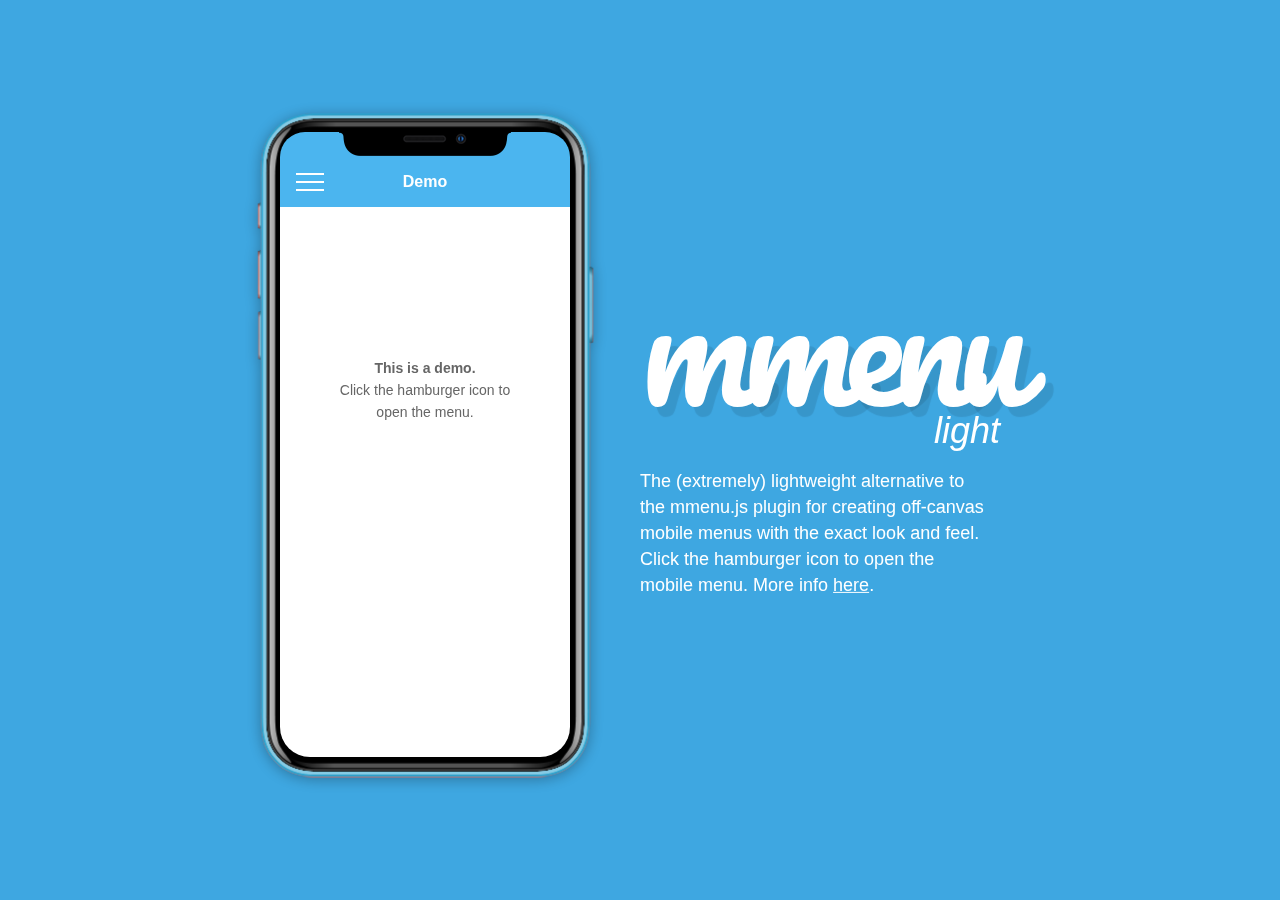
<file: js/mmenu-light-master/index.html>
<!DOCTYPE html>
<html>
	<head>
		<meta charset="utf-8" />
		<meta name="author" content="www.frebsite.nl" />
		<meta content="width=600px user-scalable=yes" name="viewport" />
		<meta name="robots" content="noindex, nofollow" />

		<title>mmenu light, lightweigh mobile menu</title>

		<link type="text/css" rel="stylesheet" href="http://fonts.googleapis.com/css?family=Pacifico" />
		<link type="text/css" rel="stylesheet" href="demo/css/site.css" />
	</head>
	<body>
		<div id="wrapper">
			<div class="phone">
				<iframe name="phone" src="demo/default.html" frameborder="0" width="320" height="480"></iframe>
			</div>
			<div id="page">
				<h1><span>mmenu</span>
					<em>light</em></h1>
				<p>The (extremely) lightweight alternative to the mmenu.js plugin for creating off-canvas mobile menus with the exact look and feel.
					Click the hamburger icon to open the mobile menu.
					More info <a href="https://www.mmenujs.com/mmenu-light" target="_blank">here</a>.</p>
			</div>
		</div>
	</body>
</html>
</file>
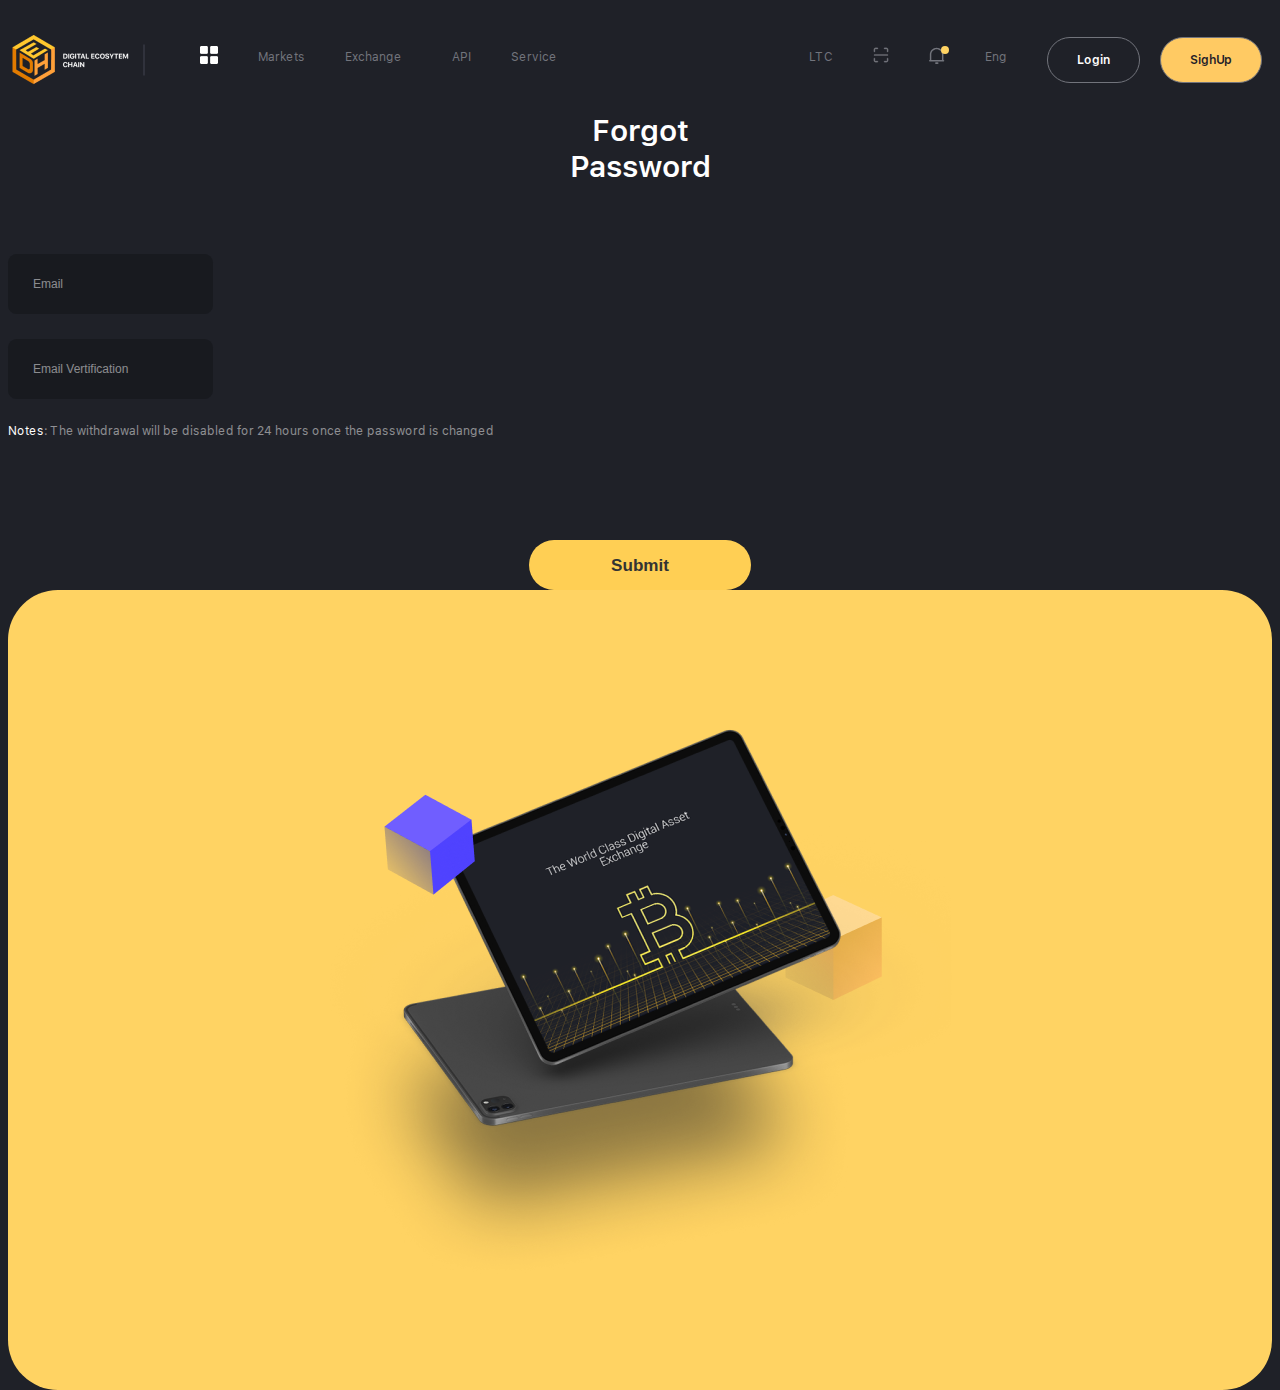
<file: forgot.html>
<!doctype html>
<html lang="en">

<head>
    <!-- Required meta tags -->
    <meta charset="utf-8">
    <meta name="viewport" content="width=device-width, initial-scale=1">

    <!-- Bootstrap CSS -->
    <link href="https://cdn.jsdelivr.net/npm/bootstrap@5.0.0/dist/css/bootstrap.min.css" rel="stylesheet"
        integrity="sha384-wEmeIV1mKuiNpC+IOBjI7aAzPcEZeedi5yW5f2yOq55WWLwNGmvvx4Um1vskeMj0" crossorigin="anonymous">
    <link rel="stylesheet" href="./font/SF_font/stylesheet.css">
    <link rel="stylesheet" href="https://pro.fontawesome.com/releases/v5.10.0/css/all.css"
        integrity="sha384-AYmEC3Yw5cVb3ZcuHtOA93w35dYTsvhLPVnYs9eStHfGJvOvKxVfELGroGkvsg+p" crossorigin="anonymous" />
    <link rel="stylesheet" href="./js/slick-1.8.1/slick/slick.css">
    <link rel="stylesheet" href="./js/slick-1.8.1/slick/slick-theme.css">
    <link rel="stylesheet" href="./css/style.css">
    <title>Forgot</title>
</head>

<body class="page">
    <div class="header header-page">
        <nav class="navigation">
            <div class="container container-custom">
                <div class="navigation-wrap">
                    <div class="navigation-right">
                        <a href="./index.html" class="logo">
                            <img src="./img/logo.png" alt="logo">
                        </a>
                        <ul class="menu main-menu">
                            <li class="menu-item menu-has-children menu-app">
                                <a href="#" class="menu-link">
                                    <img src="./img/icon-app.png" alt="app">
                                </a>
                                <ul class="submenu">
                                    <li class="menu-item">
                                        <a href="#" class="menu-link">
                                            DEH coin group
                                        </a>
                                    </li>
                                    <li class="menu-item">
                                        <a href="#" class="menu-link">
                                            DEH touch
                                        </a>
                                    </li>
                                    <li class="menu-item">
                                        <a href="#" class="menu-link">
                                            DEH coinex
                                        </a>
                                    </li>
                                    <li class="menu-item">
                                        <a href="#" class="menu-link">
                                            DEH coin news
                                        </a>
                                    </li>
                                    <li class="menu-item">
                                        <a href="#" class="menu-link">
                                            DEH coin trading
                                        </a>
                                    </li>
                                    <li class="menu-item">
                                        <a href="#" class="menu-link">
                                            DEH car
                                        </a>
                                    </li>
                                </ul>
                            </li>
                            <li class="menu-item">
                                <a href="#" class="menu-link">
                                    Markets
                                </a>
                            </li>
                            <li class="menu-item menu-has-children menu-has-children-large">
                                <a href="#" class="menu-link">
                                    Exchange
                                </a>
                                <ul class="submenu">
                                    <li class="menu-item">
                                        <a href="#" class="menu-link">
                                            Exchange
                                        </a>
                                        <p class="menu-desc">
                                            Fast & smooth token trading
                                        </p>
                                    </li>
                                    <li class="menu-item">
                                        <a href="#" class="menu-link">
                                            Futures
                                        </a>
                                        <p class="menu-desc">
                                            Perpetutal contracts, two-way positions
                                        </p>
                                    </li>
                                </ul>
                            </li>
                            <li class="menu-item">
                                <a href="#" class="menu-link">
                                    API
                                </a>
                            </li>
                            <li class="menu-item menu-has-children menu-has-children-large">
                                <a href="#" class="menu-link">
                                    Service
                                </a>
                                <ul class="submenu">
                                    <li class="menu-item">
                                        <a href="#" class="menu-link">
                                            Exchange
                                        </a>
                                        <p class="menu-desc">
                                            Fast & smooth token trading
                                        </p>
                                    </li>
                                    <li class="menu-item">
                                        <a href="#" class="menu-link">
                                            Futures
                                        </a>
                                        <p class="menu-desc">
                                            Perpetutal contracts, two-way positions
                                        </p>
                                    </li>
                                </ul>
                            </li>
                        </ul>
                    </div>

                    <div class="navigation-left">
                        <ul class="menu menu-actions">
                            <li class="menu-item">
                                <a href="#" class="menu-link">LTC</a>
                            </li>
                            <li class="menu-item menu-has-children menu-sub-right  menu-qr sub-no-icon">
                                <a href="#" class="menu-link">
                                    <svg width="16" height="16" viewBox="0 0 16 16" fill="none"
                                        xmlns="http://www.w3.org/2000/svg">
                                        <path
                                            d="M13.4868 0.85H11.5273C11.218 0.85 10.9672 1.1008 10.9672 1.41016C10.9672 1.71951 11.218 1.97031 11.5273 1.97031H13.4868C13.786 1.97031 14.0297 2.214 14.0297 2.51323V4.47266C14.0297 4.78201 14.2805 5.03281 14.5898 5.03281C14.8992 5.03281 15.15 4.78201 15.15 4.47266V2.51323C15.15 1.59599 14.404 0.85 13.4868 0.85Z"
                                            fill="#72747C" stroke="#72747C" stroke-width="0.3" />
                                        <path
                                            d="M1.41016 5.03281C1.71951 5.03281 1.97031 4.78201 1.97031 4.47266V2.51323C1.97031 2.214 2.214 1.97031 2.5132 1.97031H4.47266C4.78201 1.97031 5.03281 1.71951 5.03281 1.41016C5.03281 1.1008 4.78201 0.85 4.47266 0.85H2.5132C1.59599 0.85 0.85 1.59599 0.85 2.51323V4.47266C0.85 4.78201 1.1008 5.03281 1.41016 5.03281Z"
                                            fill="#72747C" stroke="#72747C" stroke-width="0.3" />
                                        <path
                                            d="M4.47266 14.0297H2.5132C2.214 14.0297 1.97031 13.786 1.97031 13.4868V11.5273C1.97031 11.218 1.71951 10.9672 1.41016 10.9672C1.1008 10.9672 0.85 11.218 0.85 11.5273V13.4868C0.85 14.404 1.59599 15.15 2.5132 15.15H4.47266C4.78201 15.15 5.03281 14.8992 5.03281 14.5898C5.03281 14.2805 4.78201 14.0297 4.47266 14.0297Z"
                                            fill="#72747C" stroke="#72747C" stroke-width="0.3" />
                                        <path
                                            d="M14.5898 10.9672C14.2805 10.9672 14.0297 11.218 14.0297 11.5273V13.4868C14.0297 13.786 13.786 14.0297 13.4868 14.0297H11.5273C11.218 14.0297 10.9672 14.2805 10.9672 14.5898C10.9672 14.8992 11.218 15.15 11.5273 15.15H13.4868C14.404 15.15 15.15 14.404 15.15 13.4868V11.5273C15.15 11.218 14.8992 10.9672 14.5898 10.9672Z"
                                            fill="#72747C" stroke="#72747C" stroke-width="0.3" />
                                        <path
                                            d="M0.877344 8C0.877344 8.30936 1.12814 8.56016 1.4375 8.56016H14.5625C14.8719 8.56016 15.1227 8.30936 15.1227 8C15.1227 7.69064 14.8719 7.43984 14.5625 7.43984H1.4375C1.12814 7.43984 0.877344 7.69064 0.877344 8Z"
                                            fill="#72747C" stroke="#72747C" stroke-width="0.3" />
                                    </svg>
                                </a>
                                <ul class="submenu">
                                    <li class="menu-item qr-content">
                                        <div class="qr-img">
                                            <img src="./img/qr-code.png" alt="qr-code">
                                        </div>
                                        <div class="qr-desc">Scan to download APP IOS & Android</div>
                                        <a href="#" class="qr-link">View all</a>
                                    </li>
                                </ul>
                            </li>
                            <li class="menu-item menu-has-children menu-notice menu-sub-right sub-no-icon">
                                <a href="#" class="menu-link notice-active">
                                    <svg width="16" height="17" viewBox="0 0 16 17" fill="none"
                                        xmlns="http://www.w3.org/2000/svg">
                                        <path
                                            d="M14.555 12.9479H14.4386V7.61492C14.4386 3.86089 11.3925 0.814816 7.63848 0.814816C3.88444 0.814816 0.838369 3.86089 0.838369 7.61492V12.9479H0.721929C0.321375 12.9479 0 13.2693 0 13.6698C0 14.0704 0.321375 14.3917 0.721929 14.3917H14.555C14.9556 14.3917 15.277 14.0704 15.277 13.6698C15.277 13.2693 14.9556 12.9479 14.555 12.9479ZM12.9714 12.9479H2.30552V7.67081C2.30552 4.72721 4.69487 2.33785 7.63848 2.33785C10.5821 2.33785 12.9714 4.72721 12.9714 7.67081V12.9479Z"
                                            fill="#72747C" />
                                        <path
                                            d="M8.6399 15.1835H6.96317C6.46014 15.1835 6.05493 15.5887 6.05493 16.0918C6.05493 16.5948 6.46014 17 6.96317 17H8.6399C9.14293 17 9.54814 16.5948 9.54814 16.0918C9.54814 15.5887 9.14293 15.1835 8.6399 15.1835Z"
                                            fill="#72747C" />
                                    </svg>

                                </a>
                                <ul class="submenu">
                                    <li class="menu-item">
                                        <a href="#" class="menu-link">DEH Coin Group listed ETH</a>
                                    </li>
                                    <li class="menu-item">
                                        <a href="#" class="menu-link">DEH Coin Group listed ETH</a>
                                    </li>
                                    <li class="menu-item">
                                        <a href="#" class="menu-link">DEH Coin Group listed ETH</a>
                                    </li>
                                    <li class="menu-item">
                                        <a href="#" class="menu-link">DEH Coin Group listed ETH</a>
                                    </li>
                                    <li class="menu-item">
                                        <a href="#" class="menu-link">DEH Coin Group listed ETH</a>
                                    </li>
                                    <li class="menu-item">
                                        <a href="#" class="menu-link">DEH Coin Group listed ETH</a>
                                    </li>
                                    <li class="menu-item notice-more">
                                        <a href="#" class="menu-link">More</a>
                                    </li>
                                </ul>
                            </li>
                            <li class="menu-item menu-has-children menu-sub-right  menu-lang">
                                <a href="#" class="menu-link">
                                    Eng
                                </a>
                                <ul class="submenu">
                                    <li class="menu-item">
                                        <a href="#" class="menu-link">
                                            <img src="./img/eng.png" alt="eng">
                                            <span>English</span>
                                        </a>
                                    </li>
                                    <li class="menu-item">
                                        <a href="#" class="menu-link">
                                            <img src="./img/chi.png" alt="chi">
                                            <span>Chinese</span>
                                        </a>
                                    </li>
                                    <li class="menu-item">
                                        <a href="#" class="menu-link">
                                            <img src="./img/eng.png" alt="eng">
                                            <span>English</span>
                                        </a>
                                    </li>
                                    <li class="menu-item">
                                        <a href="#" class="menu-link">
                                            <img src="./img/eng.png" alt="eng">
                                            <span>English</span>
                                        </a>
                                    </li>
                                    <li class="menu-item">
                                        <a href="#" class="menu-link">
                                            <img src="./img/eng.png" alt="eng">
                                            <span>English</span>
                                        </a>
                                    </li>
                                </ul>
                            </li>
                        </ul>
                        <ul class="menu menu-profile not-login">
                            <li class="menu-item">
                                <a href="#" class="menu-link">
                                    Login
                                </a>
                            </li>
                            <li class="menu-item">
                                <a href="#" class="menu-link active">
                                    SighUp
                                </a>
                            </li>
                        </ul>
                    </div>
                </div>
            </div>
        </nav>
    </div>

    <main>
        <div class="block block-auth">
            <div class="block-content">
                <div class="container container-custom">
                    <div class="row">
                        <div class="col-md-10 mx-auto">
                            <div class="row d-flex align-items-center">
                                <div class="col-md-5 me-auto">
                                    <form action="" class="form-auth form-login">
                                        <div class="form-title">Forgot <br> Password</div>
                                        <div class="form-group">
                                            <input type="email" name="email" class="form-control" placeholder="Email">
                                        </div>
                                        <div class="form-group">
                                            <input type="email" name="email-verified" class="form-control"
                                                placeholder="Email Vertification">
                                        </div>
                                        <div class="form-group form-note">
                                            <span>Notes</span>: The withdrawal will be disabled for
                                            24 hours once
                                            the password is changed
                                        </div>
                                        <div class="form-group">
                                            <button type="submit" class="form-submit">
                                                Submit
                                            </button>
                                        </div>
                                    </form>
                                </div>

                                <div class="col-md-6">
                                    <div class="auth-img">
                                        <img src="./img/login-img.png" alt="img" class="img-fluid">
                                    </div>
                                </div>
                            </div>
                        </div>
                    </div>
                </div>
            </div>
        </div>
    </main>

    <script src="https://code.jquery.com/jquery-3.6.0.min.js"
        integrity="sha256-/xUj+3OJU5yExlq6GSYGSHk7tPXikynS7ogEvDej/m4=" crossorigin="anonymous"></script>
    <script src="https://cdn.jsdelivr.net/npm/bootstrap@5.0.0/dist/js/bootstrap.bundle.min.js"
        integrity="sha384-p34f1UUtsS3wqzfto5wAAmdvj+osOnFyQFpp4Ua3gs/ZVWx6oOypYoCJhGGScy+8"
        crossorigin="anonymous"></script>
</body>

</html>
</file>
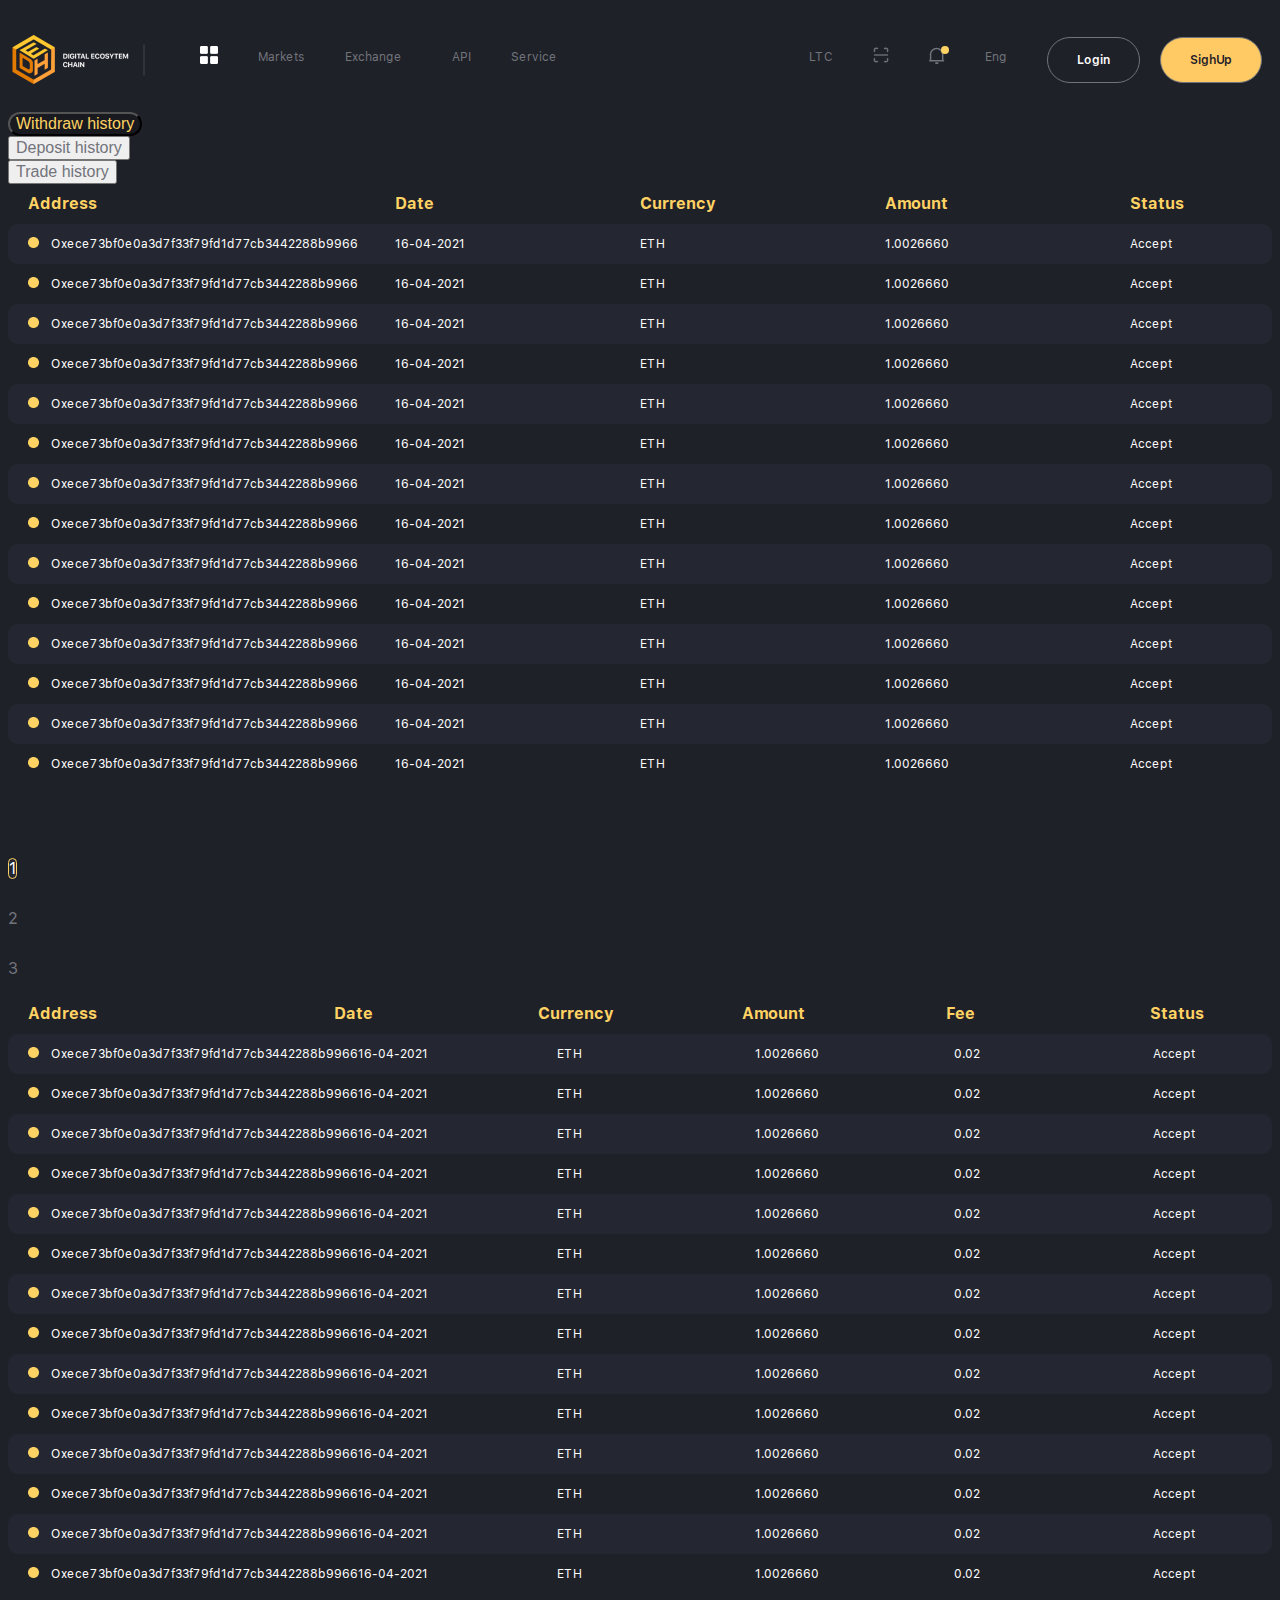
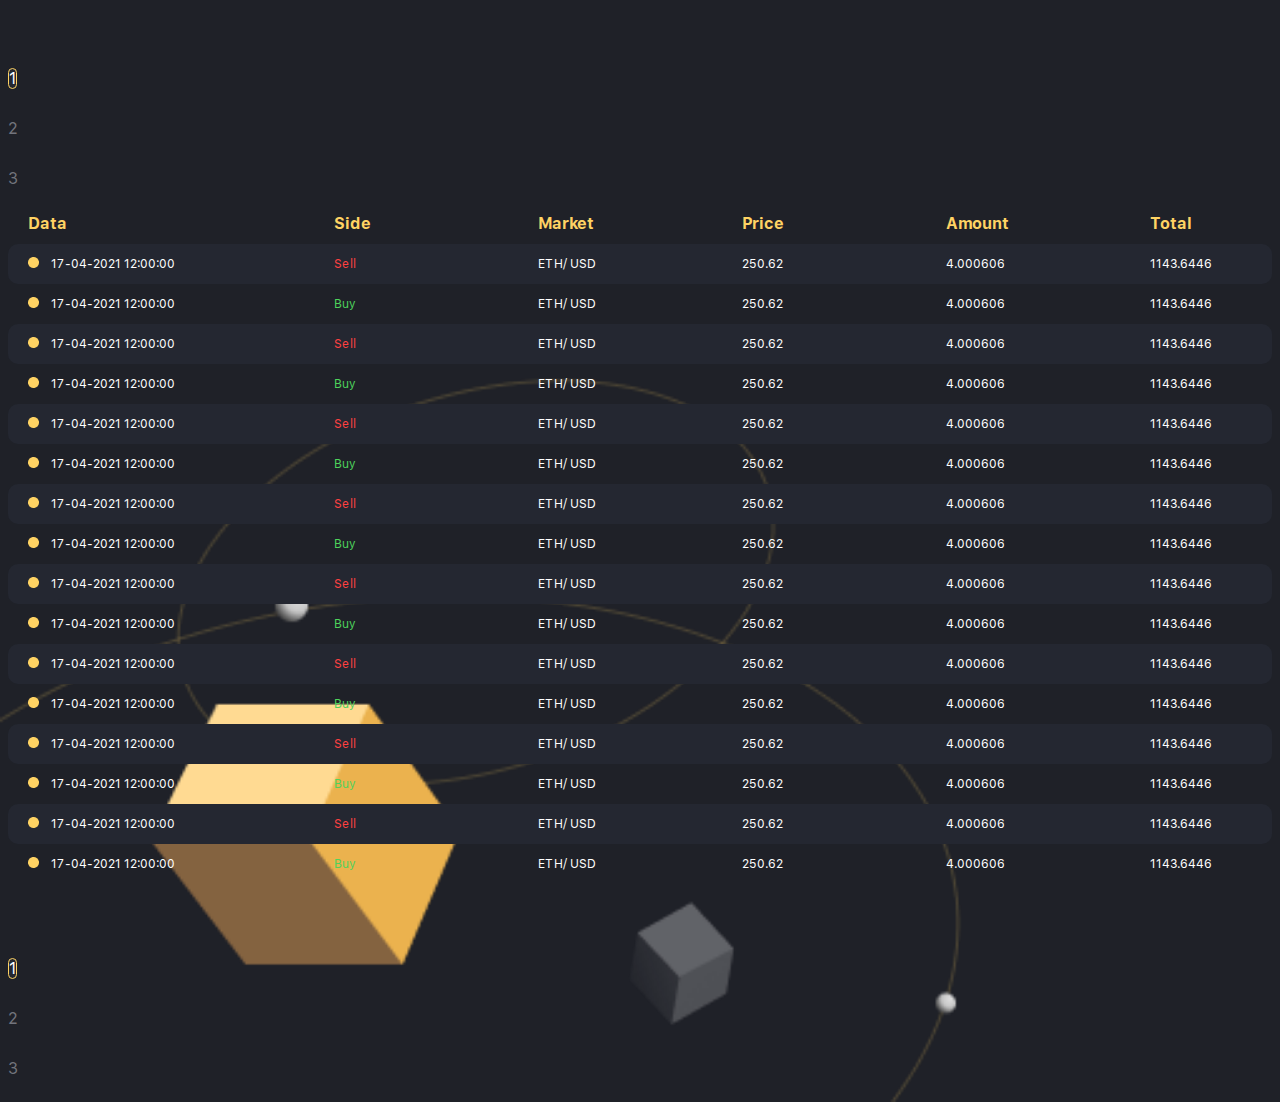
<file: history_deposit.html>
<!doctype html>
<html lang="en">

<head>
    <!-- Required meta tags -->
    <meta charset="utf-8">
    <meta name="viewport" content="width=device-width, initial-scale=1">

    <!-- Bootstrap CSS -->
    <link href="https://cdn.jsdelivr.net/npm/bootstrap@5.0.0/dist/css/bootstrap.min.css" rel="stylesheet"
        integrity="sha384-wEmeIV1mKuiNpC+IOBjI7aAzPcEZeedi5yW5f2yOq55WWLwNGmvvx4Um1vskeMj0" crossorigin="anonymous">
    <link rel="stylesheet" href="./font/SF_font/stylesheet.css">
    <link rel="stylesheet" href="https://pro.fontawesome.com/releases/v5.10.0/css/all.css"
        integrity="sha384-AYmEC3Yw5cVb3ZcuHtOA93w35dYTsvhLPVnYs9eStHfGJvOvKxVfELGroGkvsg+p" crossorigin="anonymous" />
    <link rel="stylesheet" href="./js/slick-1.8.1/slick/slick.css">
    <link rel="stylesheet" href="./js/slick-1.8.1/slick/slick-theme.css">
    <link rel="stylesheet" href="./css/style.css">
    <title>History Deposit</title>
</head>

<body class="page page-bg-img">
    <div class="header header-page">
        <nav class="navigation">
            <div class="container container-custom">
                <div class="navigation-wrap">
                    <div class="navigation-right">
                        <a href="./index.html" class="logo">
                            <img src="./img/logo.png" alt="logo">
                        </a>
                        <ul class="menu main-menu">
                            <li class="menu-item menu-has-children menu-app">
                                <a href="#" class="menu-link">
                                    <img src="./img/icon-app.png" alt="app">
                                </a>
                                <ul class="submenu">
                                    <li class="menu-item">
                                        <a href="#" class="menu-link">
                                            DEH coin group
                                        </a>
                                    </li>
                                    <li class="menu-item">
                                        <a href="#" class="menu-link">
                                            DEH touch
                                        </a>
                                    </li>
                                    <li class="menu-item">
                                        <a href="#" class="menu-link">
                                            DEH coinex
                                        </a>
                                    </li>
                                    <li class="menu-item">
                                        <a href="#" class="menu-link">
                                            DEH coin news
                                        </a>
                                    </li>
                                    <li class="menu-item">
                                        <a href="#" class="menu-link">
                                            DEH coin trading
                                        </a>
                                    </li>
                                    <li class="menu-item">
                                        <a href="#" class="menu-link">
                                            DEH car
                                        </a>
                                    </li>
                                </ul>
                            </li>
                            <li class="menu-item">
                                <a href="#" class="menu-link">
                                    Markets
                                </a>
                            </li>
                            <li class="menu-item menu-has-children menu-has-children-large">
                                <a href="#" class="menu-link">
                                    Exchange
                                </a>
                                <ul class="submenu">
                                    <li class="menu-item">
                                        <a href="#" class="menu-link">
                                            Exchange
                                        </a>
                                        <p class="menu-desc">
                                            Fast & smooth token trading
                                        </p>
                                    </li>
                                    <li class="menu-item">
                                        <a href="#" class="menu-link">
                                            Futures
                                        </a>
                                        <p class="menu-desc">
                                            Perpetutal contracts, two-way positions
                                        </p>
                                    </li>
                                </ul>
                            </li>
                            <li class="menu-item">
                                <a href="#" class="menu-link">
                                    API
                                </a>
                            </li>
                            <li class="menu-item menu-has-children menu-has-children-large">
                                <a href="#" class="menu-link">
                                    Service
                                </a>
                                <ul class="submenu">
                                    <li class="menu-item">
                                        <a href="#" class="menu-link">
                                            Exchange
                                        </a>
                                        <p class="menu-desc">
                                            Fast & smooth token trading
                                        </p>
                                    </li>
                                    <li class="menu-item">
                                        <a href="#" class="menu-link">
                                            Futures
                                        </a>
                                        <p class="menu-desc">
                                            Perpetutal contracts, two-way positions
                                        </p>
                                    </li>
                                </ul>
                            </li>
                        </ul>
                    </div>

                    <div class="navigation-left">
                        <ul class="menu menu-actions">
                            <li class="menu-item">
                                <a href="#" class="menu-link">LTC</a>
                            </li>
                            <li class="menu-item menu-has-children menu-sub-right  menu-qr sub-no-icon">
                                <a href="#" class="menu-link">
                                    <svg width="16" height="16" viewBox="0 0 16 16" fill="none"
                                        xmlns="http://www.w3.org/2000/svg">
                                        <path
                                            d="M13.4868 0.85H11.5273C11.218 0.85 10.9672 1.1008 10.9672 1.41016C10.9672 1.71951 11.218 1.97031 11.5273 1.97031H13.4868C13.786 1.97031 14.0297 2.214 14.0297 2.51323V4.47266C14.0297 4.78201 14.2805 5.03281 14.5898 5.03281C14.8992 5.03281 15.15 4.78201 15.15 4.47266V2.51323C15.15 1.59599 14.404 0.85 13.4868 0.85Z"
                                            fill="#72747C" stroke="#72747C" stroke-width="0.3" />
                                        <path
                                            d="M1.41016 5.03281C1.71951 5.03281 1.97031 4.78201 1.97031 4.47266V2.51323C1.97031 2.214 2.214 1.97031 2.5132 1.97031H4.47266C4.78201 1.97031 5.03281 1.71951 5.03281 1.41016C5.03281 1.1008 4.78201 0.85 4.47266 0.85H2.5132C1.59599 0.85 0.85 1.59599 0.85 2.51323V4.47266C0.85 4.78201 1.1008 5.03281 1.41016 5.03281Z"
                                            fill="#72747C" stroke="#72747C" stroke-width="0.3" />
                                        <path
                                            d="M4.47266 14.0297H2.5132C2.214 14.0297 1.97031 13.786 1.97031 13.4868V11.5273C1.97031 11.218 1.71951 10.9672 1.41016 10.9672C1.1008 10.9672 0.85 11.218 0.85 11.5273V13.4868C0.85 14.404 1.59599 15.15 2.5132 15.15H4.47266C4.78201 15.15 5.03281 14.8992 5.03281 14.5898C5.03281 14.2805 4.78201 14.0297 4.47266 14.0297Z"
                                            fill="#72747C" stroke="#72747C" stroke-width="0.3" />
                                        <path
                                            d="M14.5898 10.9672C14.2805 10.9672 14.0297 11.218 14.0297 11.5273V13.4868C14.0297 13.786 13.786 14.0297 13.4868 14.0297H11.5273C11.218 14.0297 10.9672 14.2805 10.9672 14.5898C10.9672 14.8992 11.218 15.15 11.5273 15.15H13.4868C14.404 15.15 15.15 14.404 15.15 13.4868V11.5273C15.15 11.218 14.8992 10.9672 14.5898 10.9672Z"
                                            fill="#72747C" stroke="#72747C" stroke-width="0.3" />
                                        <path
                                            d="M0.877344 8C0.877344 8.30936 1.12814 8.56016 1.4375 8.56016H14.5625C14.8719 8.56016 15.1227 8.30936 15.1227 8C15.1227 7.69064 14.8719 7.43984 14.5625 7.43984H1.4375C1.12814 7.43984 0.877344 7.69064 0.877344 8Z"
                                            fill="#72747C" stroke="#72747C" stroke-width="0.3" />
                                    </svg>
                                </a>
                                <ul class="submenu">
                                    <li class="menu-item qr-content">
                                        <div class="qr-img">
                                            <img src="./img/qr-code.png" alt="qr-code">
                                        </div>
                                        <div class="qr-desc">Scan to download APP IOS & Android</div>
                                        <a href="#" class="qr-link">View all</a>
                                    </li>
                                </ul>
                            </li>
                            <li class="menu-item menu-has-children menu-notice menu-sub-right sub-no-icon">
                                <a href="#" class="menu-link notice-active">
                                    <svg width="16" height="17" viewBox="0 0 16 17" fill="none"
                                        xmlns="http://www.w3.org/2000/svg">
                                        <path
                                            d="M14.555 12.9479H14.4386V7.61492C14.4386 3.86089 11.3925 0.814816 7.63848 0.814816C3.88444 0.814816 0.838369 3.86089 0.838369 7.61492V12.9479H0.721929C0.321375 12.9479 0 13.2693 0 13.6698C0 14.0704 0.321375 14.3917 0.721929 14.3917H14.555C14.9556 14.3917 15.277 14.0704 15.277 13.6698C15.277 13.2693 14.9556 12.9479 14.555 12.9479ZM12.9714 12.9479H2.30552V7.67081C2.30552 4.72721 4.69487 2.33785 7.63848 2.33785C10.5821 2.33785 12.9714 4.72721 12.9714 7.67081V12.9479Z"
                                            fill="#72747C" />
                                        <path
                                            d="M8.6399 15.1835H6.96317C6.46014 15.1835 6.05493 15.5887 6.05493 16.0918C6.05493 16.5948 6.46014 17 6.96317 17H8.6399C9.14293 17 9.54814 16.5948 9.54814 16.0918C9.54814 15.5887 9.14293 15.1835 8.6399 15.1835Z"
                                            fill="#72747C" />
                                    </svg>

                                </a>
                                <ul class="submenu">
                                    <li class="menu-item">
                                        <a href="#" class="menu-link">DEH Coin Group listed ETH</a>
                                    </li>
                                    <li class="menu-item">
                                        <a href="#" class="menu-link">DEH Coin Group listed ETH</a>
                                    </li>
                                    <li class="menu-item">
                                        <a href="#" class="menu-link">DEH Coin Group listed ETH</a>
                                    </li>
                                    <li class="menu-item">
                                        <a href="#" class="menu-link">DEH Coin Group listed ETH</a>
                                    </li>
                                    <li class="menu-item">
                                        <a href="#" class="menu-link">DEH Coin Group listed ETH</a>
                                    </li>
                                    <li class="menu-item">
                                        <a href="#" class="menu-link">DEH Coin Group listed ETH</a>
                                    </li>
                                    <li class="menu-item notice-more">
                                        <a href="#" class="menu-link">More</a>
                                    </li>
                                </ul>
                            </li>
                            <li class="menu-item menu-has-children menu-sub-right  menu-lang">
                                <a href="#" class="menu-link">
                                    Eng
                                </a>
                                <ul class="submenu">
                                    <li class="menu-item">
                                        <a href="#" class="menu-link">
                                            <img src="./img/eng.png" alt="eng">
                                            <span>English</span>
                                        </a>
                                    </li>
                                    <li class="menu-item">
                                        <a href="#" class="menu-link">
                                            <img src="./img/chi.png" alt="chi">
                                            <span>Chinese</span>
                                        </a>
                                    </li>
                                    <li class="menu-item">
                                        <a href="#" class="menu-link">
                                            <img src="./img/eng.png" alt="eng">
                                            <span>English</span>
                                        </a>
                                    </li>
                                    <li class="menu-item">
                                        <a href="#" class="menu-link">
                                            <img src="./img/eng.png" alt="eng">
                                            <span>English</span>
                                        </a>
                                    </li>
                                    <li class="menu-item">
                                        <a href="#" class="menu-link">
                                            <img src="./img/eng.png" alt="eng">
                                            <span>English</span>
                                        </a>
                                    </li>
                                </ul>
                            </li>
                        </ul>
                        <ul class="menu menu-profile not-login">
                            <li class="menu-item">
                                <a href="#" class="menu-link">
                                    Login
                                </a>
                            </li>
                            <li class="menu-item">
                                <a href="#" class="menu-link active">
                                    SighUp
                                </a>
                            </li>
                        </ul>
                    </div>
                </div>
            </div>
        </nav>
    </div>

    <main>
        <div class="block block-history">
            <div class="block-content">
                <div class="container container-custom">
                    <div class="row">
                        <div class="col-md-11 mx-auto">
                            <div class="history-tab">
                                <ul class="nav nav-pills" id="pills-tab" role="tablist">
                                    <li class="nav-item" role="presentation">
                                        <button class="nav-link active" id="pills-Withdraw-tab" data-bs-toggle="pill"
                                            data-bs-target="#pills-Withdraw" type="button" role="tab"
                                            aria-controls="pills-Withdraw" aria-selected="true">Withdraw
                                            history</button>
                                    </li>
                                    <li class="nav-item" role="presentation">
                                        <button class="nav-link" id="pills-Deposit-tab" data-bs-toggle="pill"
                                            data-bs-target="#pills-Deposit" type="button" role="tab"
                                            aria-controls="pills-Deposit" aria-selected="false">Deposit history</button>
                                    </li>
                                    <li class="nav-item" role="presentation">
                                        <button class="nav-link" id="pills-Trade-tab" data-bs-toggle="pill"
                                            data-bs-target="#pills-Trade" type="button" role="tab"
                                            aria-controls="pills-Trade" aria-selected="false">Trade
                                            history</button>
                                    </li>
                                </ul>
                                <div class="tab-content" id="pills-tabContent">
                                    <div class="tab-pane fade show active" id="pills-Withdraw" role="tabpanel"
                                        aria-labelledby="pills-Withdraw-tab">
                                        <div class="coin-table coin-table-history">
                                            <div class="coin-header">
                                                <div class="coin-header-item" style="width: 30%;">
                                                    <span>Address</span>
                                                </div>
                                                <div class="coin-header-item" style="width: 20%;">
                                                    <span>Date</span>
                                                </div>
                                                <div class="coin-header-item" style="width: 20%;">
                                                    <span>Currency</span>
                                                </div>
                                                <div class="coin-header-item" style="width: 20%;">
                                                    <span>Amount</span>
                                                </div>
                                                <div class="coin-header-item" style="width: 10%;">
                                                    <span>Status</span>
                                                </div>
                                            </div>
                                            <div class="coin-body">
                                                <div class="coin-row-item">
                                                    <div class="coin-col" style="width: 30%;">
                                                        <div class="coin-col-img">
                                                            <img src="./img/history-icon.png" alt="coin">
                                                        </div>
                                                        <div class="coin-col-text">
                                                            Oxece73bf0e0a3d7f33f79fd1d77cb3442288b9966</div>
                                                    </div>
                                                    <div class="coin-col" style="width: 20%;">
                                                        <div class="coin-col-text">16-04-2021</div>
                                                    </div>
                                                    <div class="coin-col" style="width: 20%;">
                                                        <div class="coin-col-text">ETH</div>
                                                    </div>
                                                    <div class="coin-col" style="width: 20%;">
                                                        <div class="coin-col-text">1.0026660</div>
                                                    </div>
                                                    <div class="coin-col" style="width: 10%;">
                                                        <div class="coin-col-text">Accept</div>
                                                    </div>
                                                </div>
                                                <div class="coin-row-item">
                                                    <div class="coin-col" style="width: 30%;">
                                                        <div class="coin-col-img">
                                                            <img src="./img/history-icon.png" alt="coin">
                                                        </div>
                                                        <div class="coin-col-text">
                                                            Oxece73bf0e0a3d7f33f79fd1d77cb3442288b9966</div>
                                                    </div>
                                                    <div class="coin-col" style="width: 20%;">
                                                        <div class="coin-col-text">16-04-2021</div>
                                                    </div>
                                                    <div class="coin-col" style="width: 20%;">
                                                        <div class="coin-col-text">ETH</div>
                                                    </div>
                                                    <div class="coin-col" style="width: 20%;">
                                                        <div class="coin-col-text">1.0026660</div>
                                                    </div>
                                                    <div class="coin-col" style="width: 10%;">
                                                        <div class="coin-col-text">Accept</div>
                                                    </div>
                                                </div>
                                                <div class="coin-row-item">
                                                    <div class="coin-col" style="width: 30%;">
                                                        <div class="coin-col-img">
                                                            <img src="./img/history-icon.png" alt="coin">
                                                        </div>
                                                        <div class="coin-col-text">
                                                            Oxece73bf0e0a3d7f33f79fd1d77cb3442288b9966</div>
                                                    </div>
                                                    <div class="coin-col" style="width: 20%;">
                                                        <div class="coin-col-text">16-04-2021</div>
                                                    </div>
                                                    <div class="coin-col" style="width: 20%;">
                                                        <div class="coin-col-text">ETH</div>
                                                    </div>
                                                    <div class="coin-col" style="width: 20%;">
                                                        <div class="coin-col-text">1.0026660</div>
                                                    </div>
                                                    <div class="coin-col" style="width: 10%;">
                                                        <div class="coin-col-text">Accept</div>
                                                    </div>
                                                </div>
                                                <div class="coin-row-item">
                                                    <div class="coin-col" style="width: 30%;">
                                                        <div class="coin-col-img">
                                                            <img src="./img/history-icon.png" alt="coin">
                                                        </div>
                                                        <div class="coin-col-text">
                                                            Oxece73bf0e0a3d7f33f79fd1d77cb3442288b9966</div>
                                                    </div>
                                                    <div class="coin-col" style="width: 20%;">
                                                        <div class="coin-col-text">16-04-2021</div>
                                                    </div>
                                                    <div class="coin-col" style="width: 20%;">
                                                        <div class="coin-col-text">ETH</div>
                                                    </div>
                                                    <div class="coin-col" style="width: 20%;">
                                                        <div class="coin-col-text">1.0026660</div>
                                                    </div>
                                                    <div class="coin-col" style="width: 10%;">
                                                        <div class="coin-col-text">Accept</div>
                                                    </div>
                                                </div>
                                                <div class="coin-row-item">
                                                    <div class="coin-col" style="width: 30%;">
                                                        <div class="coin-col-img">
                                                            <img src="./img/history-icon.png" alt="coin">
                                                        </div>
                                                        <div class="coin-col-text">
                                                            Oxece73bf0e0a3d7f33f79fd1d77cb3442288b9966</div>
                                                    </div>
                                                    <div class="coin-col" style="width: 20%;">
                                                        <div class="coin-col-text">16-04-2021</div>
                                                    </div>
                                                    <div class="coin-col" style="width: 20%;">
                                                        <div class="coin-col-text">ETH</div>
                                                    </div>
                                                    <div class="coin-col" style="width: 20%;">
                                                        <div class="coin-col-text">1.0026660</div>
                                                    </div>
                                                    <div class="coin-col" style="width: 10%;">
                                                        <div class="coin-col-text">Accept</div>
                                                    </div>
                                                </div>
                                                <div class="coin-row-item">
                                                    <div class="coin-col" style="width: 30%;">
                                                        <div class="coin-col-img">
                                                            <img src="./img/history-icon.png" alt="coin">
                                                        </div>
                                                        <div class="coin-col-text">
                                                            Oxece73bf0e0a3d7f33f79fd1d77cb3442288b9966</div>
                                                    </div>
                                                    <div class="coin-col" style="width: 20%;">
                                                        <div class="coin-col-text">16-04-2021</div>
                                                    </div>
                                                    <div class="coin-col" style="width: 20%;">
                                                        <div class="coin-col-text">ETH</div>
                                                    </div>
                                                    <div class="coin-col" style="width: 20%;">
                                                        <div class="coin-col-text">1.0026660</div>
                                                    </div>
                                                    <div class="coin-col" style="width: 10%;">
                                                        <div class="coin-col-text">Accept</div>
                                                    </div>
                                                </div>
                                                <div class="coin-row-item">
                                                    <div class="coin-col" style="width: 30%;">
                                                        <div class="coin-col-img">
                                                            <img src="./img/history-icon.png" alt="coin">
                                                        </div>
                                                        <div class="coin-col-text">
                                                            Oxece73bf0e0a3d7f33f79fd1d77cb3442288b9966</div>
                                                    </div>
                                                    <div class="coin-col" style="width: 20%;">
                                                        <div class="coin-col-text">16-04-2021</div>
                                                    </div>
                                                    <div class="coin-col" style="width: 20%;">
                                                        <div class="coin-col-text">ETH</div>
                                                    </div>
                                                    <div class="coin-col" style="width: 20%;">
                                                        <div class="coin-col-text">1.0026660</div>
                                                    </div>
                                                    <div class="coin-col" style="width: 10%;">
                                                        <div class="coin-col-text">Accept</div>
                                                    </div>
                                                </div>
                                                <div class="coin-row-item">
                                                    <div class="coin-col" style="width: 30%;">
                                                        <div class="coin-col-img">
                                                            <img src="./img/history-icon.png" alt="coin">
                                                        </div>
                                                        <div class="coin-col-text">
                                                            Oxece73bf0e0a3d7f33f79fd1d77cb3442288b9966</div>
                                                    </div>
                                                    <div class="coin-col" style="width: 20%;">
                                                        <div class="coin-col-text">16-04-2021</div>
                                                    </div>
                                                    <div class="coin-col" style="width: 20%;">
                                                        <div class="coin-col-text">ETH</div>
                                                    </div>
                                                    <div class="coin-col" style="width: 20%;">
                                                        <div class="coin-col-text">1.0026660</div>
                                                    </div>
                                                    <div class="coin-col" style="width: 10%;">
                                                        <div class="coin-col-text">Accept</div>
                                                    </div>
                                                </div>
                                                <div class="coin-row-item">
                                                    <div class="coin-col" style="width: 30%;">
                                                        <div class="coin-col-img">
                                                            <img src="./img/history-icon.png" alt="coin">
                                                        </div>
                                                        <div class="coin-col-text">
                                                            Oxece73bf0e0a3d7f33f79fd1d77cb3442288b9966</div>
                                                    </div>
                                                    <div class="coin-col" style="width: 20%;">
                                                        <div class="coin-col-text">16-04-2021</div>
                                                    </div>
                                                    <div class="coin-col" style="width: 20%;">
                                                        <div class="coin-col-text">ETH</div>
                                                    </div>
                                                    <div class="coin-col" style="width: 20%;">
                                                        <div class="coin-col-text">1.0026660</div>
                                                    </div>
                                                    <div class="coin-col" style="width: 10%;">
                                                        <div class="coin-col-text">Accept</div>
                                                    </div>
                                                </div>
                                                <div class="coin-row-item">
                                                    <div class="coin-col" style="width: 30%;">
                                                        <div class="coin-col-img">
                                                            <img src="./img/history-icon.png" alt="coin">
                                                        </div>
                                                        <div class="coin-col-text">
                                                            Oxece73bf0e0a3d7f33f79fd1d77cb3442288b9966</div>
                                                    </div>
                                                    <div class="coin-col" style="width: 20%;">
                                                        <div class="coin-col-text">16-04-2021</div>
                                                    </div>
                                                    <div class="coin-col" style="width: 20%;">
                                                        <div class="coin-col-text">ETH</div>
                                                    </div>
                                                    <div class="coin-col" style="width: 20%;">
                                                        <div class="coin-col-text">1.0026660</div>
                                                    </div>
                                                    <div class="coin-col" style="width: 10%;">
                                                        <div class="coin-col-text">Accept</div>
                                                    </div>
                                                </div>
                                                <div class="coin-row-item">
                                                    <div class="coin-col" style="width: 30%;">
                                                        <div class="coin-col-img">
                                                            <img src="./img/history-icon.png" alt="coin">
                                                        </div>
                                                        <div class="coin-col-text">
                                                            Oxece73bf0e0a3d7f33f79fd1d77cb3442288b9966</div>
                                                    </div>
                                                    <div class="coin-col" style="width: 20%;">
                                                        <div class="coin-col-text">16-04-2021</div>
                                                    </div>
                                                    <div class="coin-col" style="width: 20%;">
                                                        <div class="coin-col-text">ETH</div>
                                                    </div>
                                                    <div class="coin-col" style="width: 20%;">
                                                        <div class="coin-col-text">1.0026660</div>
                                                    </div>
                                                    <div class="coin-col" style="width: 10%;">
                                                        <div class="coin-col-text">Accept</div>
                                                    </div>
                                                </div>
                                                <div class="coin-row-item">
                                                    <div class="coin-col" style="width: 30%;">
                                                        <div class="coin-col-img">
                                                            <img src="./img/history-icon.png" alt="coin">
                                                        </div>
                                                        <div class="coin-col-text">
                                                            Oxece73bf0e0a3d7f33f79fd1d77cb3442288b9966</div>
                                                    </div>
                                                    <div class="coin-col" style="width: 20%;">
                                                        <div class="coin-col-text">16-04-2021</div>
                                                    </div>
                                                    <div class="coin-col" style="width: 20%;">
                                                        <div class="coin-col-text">ETH</div>
                                                    </div>
                                                    <div class="coin-col" style="width: 20%;">
                                                        <div class="coin-col-text">1.0026660</div>
                                                    </div>
                                                    <div class="coin-col" style="width: 10%;">
                                                        <div class="coin-col-text">Accept</div>
                                                    </div>
                                                </div>
                                                <div class="coin-row-item">
                                                    <div class="coin-col" style="width: 30%;">
                                                        <div class="coin-col-img">
                                                            <img src="./img/history-icon.png" alt="coin">
                                                        </div>
                                                        <div class="coin-col-text">
                                                            Oxece73bf0e0a3d7f33f79fd1d77cb3442288b9966</div>
                                                    </div>
                                                    <div class="coin-col" style="width: 20%;">
                                                        <div class="coin-col-text">16-04-2021</div>
                                                    </div>
                                                    <div class="coin-col" style="width: 20%;">
                                                        <div class="coin-col-text">ETH</div>
                                                    </div>
                                                    <div class="coin-col" style="width: 20%;">
                                                        <div class="coin-col-text">1.0026660</div>
                                                    </div>
                                                    <div class="coin-col" style="width: 10%;">
                                                        <div class="coin-col-text">Accept</div>
                                                    </div>
                                                </div>
                                                <div class="coin-row-item">
                                                    <div class="coin-col" style="width: 30%;">
                                                        <div class="coin-col-img">
                                                            <img src="./img/history-icon.png" alt="coin">
                                                        </div>
                                                        <div class="coin-col-text">
                                                            Oxece73bf0e0a3d7f33f79fd1d77cb3442288b9966</div>
                                                    </div>
                                                    <div class="coin-col" style="width: 20%;">
                                                        <div class="coin-col-text">16-04-2021</div>
                                                    </div>
                                                    <div class="coin-col" style="width: 20%;">
                                                        <div class="coin-col-text">ETH</div>
                                                    </div>
                                                    <div class="coin-col" style="width: 20%;">
                                                        <div class="coin-col-text">1.0026660</div>
                                                    </div>
                                                    <div class="coin-col" style="width: 10%;">
                                                        <div class="coin-col-text">Accept</div>
                                                    </div>
                                                </div>
                                            </div>
                                            <div class="coin-pagination">
                                                <nav aria-label="Page navigation example">
                                                    <ul class="pagination justify-content-center">
                                                        <li class="page-item active" aria-current="page"><a
                                                                class="page-link" href="#">1</a>
                                                        </li>
                                                        <li class="page-item"><a class="page-link" href="#">2</a></li>
                                                        <li class="page-item"><a class="page-link" href="#">3</a></li>
                                                        <li class="page-item">
                                                            <a class="page-link" href="#" aria-label="Next">
                                                                <i class="fas fa-angle-right"></i>
                                                            </a>
                                                        </li>
                                                    </ul>
                                                </nav>
                                            </div>
                                        </div>
                                    </div>
                                    <div class="tab-pane fade" id="pills-Deposit" role="tabpanel"
                                        aria-labelledby="pills-Deposit-tab">
                                        <div class="coin-table coin-table-history">
                                            <div class="coin-header">
                                                <div class="coin-header-item" style="width: 30%;">
                                                    <span>Address</span>
                                                </div>
                                                <div class="coin-header-item" style="width: 20%;">
                                                    <span>Date</span>
                                                </div>
                                                <div class="coin-header-item" style="width: 20%;">
                                                    <span>Currency</span>
                                                </div>
                                                <div class="coin-header-item" style="width: 20%;">
                                                    <span>Amount</span>
                                                </div>
                                                <div class="coin-header-item" style="width: 20%;">
                                                    <span>Fee</span>
                                                </div>
                                                <div class="coin-header-item" style="width: 10%;">
                                                    <span>Status</span>
                                                </div>
                                            </div>
                                            <div class="coin-body">
                                                <div class="coin-row-item">
                                                    <div class="coin-col" style="width: 30%;">
                                                        <div class="coin-col-img">
                                                            <img src="./img/history-icon.png" alt="coin">
                                                        </div>
                                                        <div class="coin-col-text">
                                                            Oxece73bf0e0a3d7f33f79fd1d77cb3442288b9966</div>
                                                    </div>
                                                    <div class="coin-col" style="width: 20%;">
                                                        <div class="coin-col-text">16-04-2021</div>
                                                    </div>
                                                    <div class="coin-col" style="width: 20%;">
                                                        <div class="coin-col-text">ETH</div>
                                                    </div>
                                                    <div class="coin-col" style="width: 20%;">
                                                        <div class="coin-col-text">1.0026660</div>
                                                    </div>
                                                    <div class="coin-col" style="width: 20%;">
                                                        <div class="coin-col-text">0.02</div>
                                                    </div>
                                                    <div class="coin-col" style="width: 10%;">
                                                        <div class="coin-col-text">Accept</div>
                                                    </div>
                                                </div>
                                                <div class="coin-row-item">
                                                    <div class="coin-col" style="width: 30%;">
                                                        <div class="coin-col-img">
                                                            <img src="./img/history-icon.png" alt="coin">
                                                        </div>
                                                        <div class="coin-col-text">
                                                            Oxece73bf0e0a3d7f33f79fd1d77cb3442288b9966</div>
                                                    </div>
                                                    <div class="coin-col" style="width: 20%;">
                                                        <div class="coin-col-text">16-04-2021</div>
                                                    </div>
                                                    <div class="coin-col" style="width: 20%;">
                                                        <div class="coin-col-text">ETH</div>
                                                    </div>
                                                    <div class="coin-col" style="width: 20%;">
                                                        <div class="coin-col-text">1.0026660</div>
                                                    </div>
                                                    <div class="coin-col" style="width: 20%;">
                                                        <div class="coin-col-text">0.02</div>
                                                    </div>
                                                    <div class="coin-col" style="width: 10%;">
                                                        <div class="coin-col-text">Accept</div>
                                                    </div>
                                                </div>
                                                <div class="coin-row-item">
                                                    <div class="coin-col" style="width: 30%;">
                                                        <div class="coin-col-img">
                                                            <img src="./img/history-icon.png" alt="coin">
                                                        </div>
                                                        <div class="coin-col-text">
                                                            Oxece73bf0e0a3d7f33f79fd1d77cb3442288b9966</div>
                                                    </div>
                                                    <div class="coin-col" style="width: 20%;">
                                                        <div class="coin-col-text">16-04-2021</div>
                                                    </div>
                                                    <div class="coin-col" style="width: 20%;">
                                                        <div class="coin-col-text">ETH</div>
                                                    </div>
                                                    <div class="coin-col" style="width: 20%;">
                                                        <div class="coin-col-text">1.0026660</div>
                                                    </div>
                                                    <div class="coin-col" style="width: 20%;">
                                                        <div class="coin-col-text">0.02</div>
                                                    </div>
                                                    <div class="coin-col" style="width: 10%;">
                                                        <div class="coin-col-text">Accept</div>
                                                    </div>
                                                </div>
                                                <div class="coin-row-item">
                                                    <div class="coin-col" style="width: 30%;">
                                                        <div class="coin-col-img">
                                                            <img src="./img/history-icon.png" alt="coin">
                                                        </div>
                                                        <div class="coin-col-text">
                                                            Oxece73bf0e0a3d7f33f79fd1d77cb3442288b9966</div>
                                                    </div>
                                                    <div class="coin-col" style="width: 20%;">
                                                        <div class="coin-col-text">16-04-2021</div>
                                                    </div>
                                                    <div class="coin-col" style="width: 20%;">
                                                        <div class="coin-col-text">ETH</div>
                                                    </div>
                                                    <div class="coin-col" style="width: 20%;">
                                                        <div class="coin-col-text">1.0026660</div>
                                                    </div>
                                                    <div class="coin-col" style="width: 20%;">
                                                        <div class="coin-col-text">0.02</div>
                                                    </div>
                                                    <div class="coin-col" style="width: 10%;">
                                                        <div class="coin-col-text">Accept</div>
                                                    </div>
                                                </div>
                                                <div class="coin-row-item">
                                                    <div class="coin-col" style="width: 30%;">
                                                        <div class="coin-col-img">
                                                            <img src="./img/history-icon.png" alt="coin">
                                                        </div>
                                                        <div class="coin-col-text">
                                                            Oxece73bf0e0a3d7f33f79fd1d77cb3442288b9966</div>
                                                    </div>
                                                    <div class="coin-col" style="width: 20%;">
                                                        <div class="coin-col-text">16-04-2021</div>
                                                    </div>
                                                    <div class="coin-col" style="width: 20%;">
                                                        <div class="coin-col-text">ETH</div>
                                                    </div>
                                                    <div class="coin-col" style="width: 20%;">
                                                        <div class="coin-col-text">1.0026660</div>
                                                    </div>
                                                    <div class="coin-col" style="width: 20%;">
                                                        <div class="coin-col-text">0.02</div>
                                                    </div>
                                                    <div class="coin-col" style="width: 10%;">
                                                        <div class="coin-col-text">Accept</div>
                                                    </div>
                                                </div>
                                                <div class="coin-row-item">
                                                    <div class="coin-col" style="width: 30%;">
                                                        <div class="coin-col-img">
                                                            <img src="./img/history-icon.png" alt="coin">
                                                        </div>
                                                        <div class="coin-col-text">
                                                            Oxece73bf0e0a3d7f33f79fd1d77cb3442288b9966</div>
                                                    </div>
                                                    <div class="coin-col" style="width: 20%;">
                                                        <div class="coin-col-text">16-04-2021</div>
                                                    </div>
                                                    <div class="coin-col" style="width: 20%;">
                                                        <div class="coin-col-text">ETH</div>
                                                    </div>
                                                    <div class="coin-col" style="width: 20%;">
                                                        <div class="coin-col-text">1.0026660</div>
                                                    </div>
                                                    <div class="coin-col" style="width: 20%;">
                                                        <div class="coin-col-text">0.02</div>
                                                    </div>
                                                    <div class="coin-col" style="width: 10%;">
                                                        <div class="coin-col-text">Accept</div>
                                                    </div>
                                                </div>
                                                <div class="coin-row-item">
                                                    <div class="coin-col" style="width: 30%;">
                                                        <div class="coin-col-img">
                                                            <img src="./img/history-icon.png" alt="coin">
                                                        </div>
                                                        <div class="coin-col-text">
                                                            Oxece73bf0e0a3d7f33f79fd1d77cb3442288b9966</div>
                                                    </div>
                                                    <div class="coin-col" style="width: 20%;">
                                                        <div class="coin-col-text">16-04-2021</div>
                                                    </div>
                                                    <div class="coin-col" style="width: 20%;">
                                                        <div class="coin-col-text">ETH</div>
                                                    </div>
                                                    <div class="coin-col" style="width: 20%;">
                                                        <div class="coin-col-text">1.0026660</div>
                                                    </div>
                                                    <div class="coin-col" style="width: 20%;">
                                                        <div class="coin-col-text">0.02</div>
                                                    </div>
                                                    <div class="coin-col" style="width: 10%;">
                                                        <div class="coin-col-text">Accept</div>
                                                    </div>
                                                </div>
                                                <div class="coin-row-item">
                                                    <div class="coin-col" style="width: 30%;">
                                                        <div class="coin-col-img">
                                                            <img src="./img/history-icon.png" alt="coin">
                                                        </div>
                                                        <div class="coin-col-text">
                                                            Oxece73bf0e0a3d7f33f79fd1d77cb3442288b9966</div>
                                                    </div>
                                                    <div class="coin-col" style="width: 20%;">
                                                        <div class="coin-col-text">16-04-2021</div>
                                                    </div>
                                                    <div class="coin-col" style="width: 20%;">
                                                        <div class="coin-col-text">ETH</div>
                                                    </div>
                                                    <div class="coin-col" style="width: 20%;">
                                                        <div class="coin-col-text">1.0026660</div>
                                                    </div>
                                                    <div class="coin-col" style="width: 20%;">
                                                        <div class="coin-col-text">0.02</div>
                                                    </div>
                                                    <div class="coin-col" style="width: 10%;">
                                                        <div class="coin-col-text">Accept</div>
                                                    </div>
                                                </div>
                                                <div class="coin-row-item">
                                                    <div class="coin-col" style="width: 30%;">
                                                        <div class="coin-col-img">
                                                            <img src="./img/history-icon.png" alt="coin">
                                                        </div>
                                                        <div class="coin-col-text">
                                                            Oxece73bf0e0a3d7f33f79fd1d77cb3442288b9966</div>
                                                    </div>
                                                    <div class="coin-col" style="width: 20%;">
                                                        <div class="coin-col-text">16-04-2021</div>
                                                    </div>
                                                    <div class="coin-col" style="width: 20%;">
                                                        <div class="coin-col-text">ETH</div>
                                                    </div>
                                                    <div class="coin-col" style="width: 20%;">
                                                        <div class="coin-col-text">1.0026660</div>
                                                    </div>
                                                    <div class="coin-col" style="width: 20%;">
                                                        <div class="coin-col-text">0.02</div>
                                                    </div>
                                                    <div class="coin-col" style="width: 10%;">
                                                        <div class="coin-col-text">Accept</div>
                                                    </div>
                                                </div>
                                                <div class="coin-row-item">
                                                    <div class="coin-col" style="width: 30%;">
                                                        <div class="coin-col-img">
                                                            <img src="./img/history-icon.png" alt="coin">
                                                        </div>
                                                        <div class="coin-col-text">
                                                            Oxece73bf0e0a3d7f33f79fd1d77cb3442288b9966</div>
                                                    </div>
                                                    <div class="coin-col" style="width: 20%;">
                                                        <div class="coin-col-text">16-04-2021</div>
                                                    </div>
                                                    <div class="coin-col" style="width: 20%;">
                                                        <div class="coin-col-text">ETH</div>
                                                    </div>
                                                    <div class="coin-col" style="width: 20%;">
                                                        <div class="coin-col-text">1.0026660</div>
                                                    </div>
                                                    <div class="coin-col" style="width: 20%;">
                                                        <div class="coin-col-text">0.02</div>
                                                    </div>
                                                    <div class="coin-col" style="width: 10%;">
                                                        <div class="coin-col-text">Accept</div>
                                                    </div>
                                                </div>
                                                <div class="coin-row-item">
                                                    <div class="coin-col" style="width: 30%;">
                                                        <div class="coin-col-img">
                                                            <img src="./img/history-icon.png" alt="coin">
                                                        </div>
                                                        <div class="coin-col-text">
                                                            Oxece73bf0e0a3d7f33f79fd1d77cb3442288b9966</div>
                                                    </div>
                                                    <div class="coin-col" style="width: 20%;">
                                                        <div class="coin-col-text">16-04-2021</div>
                                                    </div>
                                                    <div class="coin-col" style="width: 20%;">
                                                        <div class="coin-col-text">ETH</div>
                                                    </div>
                                                    <div class="coin-col" style="width: 20%;">
                                                        <div class="coin-col-text">1.0026660</div>
                                                    </div>
                                                    <div class="coin-col" style="width: 20%;">
                                                        <div class="coin-col-text">0.02</div>
                                                    </div>
                                                    <div class="coin-col" style="width: 10%;">
                                                        <div class="coin-col-text">Accept</div>
                                                    </div>
                                                </div>
                                                <div class="coin-row-item">
                                                    <div class="coin-col" style="width: 30%;">
                                                        <div class="coin-col-img">
                                                            <img src="./img/history-icon.png" alt="coin">
                                                        </div>
                                                        <div class="coin-col-text">
                                                            Oxece73bf0e0a3d7f33f79fd1d77cb3442288b9966</div>
                                                    </div>
                                                    <div class="coin-col" style="width: 20%;">
                                                        <div class="coin-col-text">16-04-2021</div>
                                                    </div>
                                                    <div class="coin-col" style="width: 20%;">
                                                        <div class="coin-col-text">ETH</div>
                                                    </div>
                                                    <div class="coin-col" style="width: 20%;">
                                                        <div class="coin-col-text">1.0026660</div>
                                                    </div>
                                                    <div class="coin-col" style="width: 20%;">
                                                        <div class="coin-col-text">0.02</div>
                                                    </div>
                                                    <div class="coin-col" style="width: 10%;">
                                                        <div class="coin-col-text">Accept</div>
                                                    </div>
                                                </div>
                                                <div class="coin-row-item">
                                                    <div class="coin-col" style="width: 30%;">
                                                        <div class="coin-col-img">
                                                            <img src="./img/history-icon.png" alt="coin">
                                                        </div>
                                                        <div class="coin-col-text">
                                                            Oxece73bf0e0a3d7f33f79fd1d77cb3442288b9966</div>
                                                    </div>
                                                    <div class="coin-col" style="width: 20%;">
                                                        <div class="coin-col-text">16-04-2021</div>
                                                    </div>
                                                    <div class="coin-col" style="width: 20%;">
                                                        <div class="coin-col-text">ETH</div>
                                                    </div>
                                                    <div class="coin-col" style="width: 20%;">
                                                        <div class="coin-col-text">1.0026660</div>
                                                    </div>
                                                    <div class="coin-col" style="width: 20%;">
                                                        <div class="coin-col-text">0.02</div>
                                                    </div>
                                                    <div class="coin-col" style="width: 10%;">
                                                        <div class="coin-col-text">Accept</div>
                                                    </div>
                                                </div>
                                                <div class="coin-row-item">
                                                    <div class="coin-col" style="width: 30%;">
                                                        <div class="coin-col-img">
                                                            <img src="./img/history-icon.png" alt="coin">
                                                        </div>
                                                        <div class="coin-col-text">
                                                            Oxece73bf0e0a3d7f33f79fd1d77cb3442288b9966</div>
                                                    </div>
                                                    <div class="coin-col" style="width: 20%;">
                                                        <div class="coin-col-text">16-04-2021</div>
                                                    </div>
                                                    <div class="coin-col" style="width: 20%;">
                                                        <div class="coin-col-text">ETH</div>
                                                    </div>
                                                    <div class="coin-col" style="width: 20%;">
                                                        <div class="coin-col-text">1.0026660</div>
                                                    </div>
                                                    <div class="coin-col" style="width: 20%;">
                                                        <div class="coin-col-text">0.02</div>
                                                    </div>
                                                    <div class="coin-col" style="width: 10%;">
                                                        <div class="coin-col-text">Accept</div>
                                                    </div>
                                                </div>
                                            </div>
                                            <div class="coin-pagination">
                                                <nav aria-label="Page navigation example">
                                                    <ul class="pagination justify-content-center">
                                                        <li class="page-item active" aria-current="page"><a
                                                                class="page-link" href="#">1</a>
                                                        </li>
                                                        <li class="page-item"><a class="page-link" href="#">2</a></li>
                                                        <li class="page-item"><a class="page-link" href="#">3</a></li>
                                                        <li class="page-item">
                                                            <a class="page-link" href="#" aria-label="Next">
                                                                <i class="fas fa-angle-right"></i>
                                                            </a>
                                                        </li>
                                                    </ul>
                                                </nav>
                                            </div>
                                        </div>
                                    </div>
                                    <div class="tab-pane fade" id="pills-Trade" role="tabpanel"
                                        aria-labelledby="pills-Trade-tab">
                                        <div class="coin-table coin-table-history">
                                            <div class="coin-header">
                                                <div class="coin-header-item" style="width: 30%;">
                                                    <span>Data</span>
                                                </div>
                                                <div class="coin-header-item" style="width: 20%;">
                                                    <span>Side</span>
                                                </div>
                                                <div class="coin-header-item" style="width: 20%;">
                                                    <span>Market</span>
                                                </div>
                                                <div class="coin-header-item" style="width: 20%;">
                                                    <span>Price</span>
                                                </div>
                                                <div class="coin-header-item" style="width: 20%;">
                                                    <span>Amount</span>
                                                </div>
                                                <div class="coin-header-item" style="width: 10%;">
                                                    <span>Total</span>
                                                </div>
                                            </div>
                                            <div class="coin-body">
                                                <div class="coin-row-item">
                                                    <div class="coin-col" style="width: 30%;">
                                                        <div class="coin-col-img">
                                                            <img src="./img/history-icon.png" alt="coin">
                                                        </div>
                                                        <div class="coin-col-text">
                                                            17-04-2021 12:00:00
                                                        </div>
                                                    </div>
                                                    <div class="coin-col" style="width: 20%;">
                                                        <div class="coin-col-text">
                                                            <span class="side-red">Sell</span>
                                                        </div>
                                                    </div>
                                                    <div class="coin-col" style="width: 20%;">
                                                        <div class="coin-col-text">ETH/ USD</div>
                                                    </div>
                                                    <div class="coin-col" style="width: 20%;">
                                                        <div class="coin-col-text">250.62</div>
                                                    </div>
                                                    <div class="coin-col" style="width: 20%;">
                                                        <div class="coin-col-text">4.000606</div>
                                                    </div>
                                                    <div class="coin-col" style="width: 10%;">
                                                        <div class="coin-col-text">1143.6446</div>
                                                    </div>
                                                </div>
                                                <div class="coin-row-item">
                                                    <div class="coin-col" style="width: 30%;">
                                                        <div class="coin-col-img">
                                                            <img src="./img/history-icon.png" alt="coin">
                                                        </div>
                                                        <div class="coin-col-text">
                                                            17-04-2021 12:00:00
                                                        </div>
                                                    </div>
                                                    <div class="coin-col" style="width: 20%;">
                                                        <div class="coin-col-text">
                                                            <span class="side-green">Buy</span>
                                                        </div>
                                                    </div>
                                                    <div class="coin-col" style="width: 20%;">
                                                        <div class="coin-col-text">ETH/ USD</div>
                                                    </div>
                                                    <div class="coin-col" style="width: 20%;">
                                                        <div class="coin-col-text">250.62</div>
                                                    </div>
                                                    <div class="coin-col" style="width: 20%;">
                                                        <div class="coin-col-text">4.000606</div>
                                                    </div>
                                                    <div class="coin-col" style="width: 10%;">
                                                        <div class="coin-col-text">1143.6446</div>
                                                    </div>
                                                </div>
                                                <div class="coin-row-item">
                                                    <div class="coin-col" style="width: 30%;">
                                                        <div class="coin-col-img">
                                                            <img src="./img/history-icon.png" alt="coin">
                                                        </div>
                                                        <div class="coin-col-text">
                                                            17-04-2021 12:00:00
                                                        </div>
                                                    </div>
                                                    <div class="coin-col" style="width: 20%;">
                                                        <div class="coin-col-text">
                                                            <span class="side-red">Sell</span>
                                                        </div>
                                                    </div>
                                                    <div class="coin-col" style="width: 20%;">
                                                        <div class="coin-col-text">ETH/ USD</div>
                                                    </div>
                                                    <div class="coin-col" style="width: 20%;">
                                                        <div class="coin-col-text">250.62</div>
                                                    </div>
                                                    <div class="coin-col" style="width: 20%;">
                                                        <div class="coin-col-text">4.000606</div>
                                                    </div>
                                                    <div class="coin-col" style="width: 10%;">
                                                        <div class="coin-col-text">1143.6446</div>
                                                    </div>
                                                </div>
                                                <div class="coin-row-item">
                                                    <div class="coin-col" style="width: 30%;">
                                                        <div class="coin-col-img">
                                                            <img src="./img/history-icon.png" alt="coin">
                                                        </div>
                                                        <div class="coin-col-text">
                                                            17-04-2021 12:00:00
                                                        </div>
                                                    </div>
                                                    <div class="coin-col" style="width: 20%;">
                                                        <div class="coin-col-text">
                                                            <span class="side-green">Buy</span>
                                                        </div>
                                                    </div>
                                                    <div class="coin-col" style="width: 20%;">
                                                        <div class="coin-col-text">ETH/ USD</div>
                                                    </div>
                                                    <div class="coin-col" style="width: 20%;">
                                                        <div class="coin-col-text">250.62</div>
                                                    </div>
                                                    <div class="coin-col" style="width: 20%;">
                                                        <div class="coin-col-text">4.000606</div>
                                                    </div>
                                                    <div class="coin-col" style="width: 10%;">
                                                        <div class="coin-col-text">1143.6446</div>
                                                    </div>
                                                </div>
                                                <div class="coin-row-item">
                                                    <div class="coin-col" style="width: 30%;">
                                                        <div class="coin-col-img">
                                                            <img src="./img/history-icon.png" alt="coin">
                                                        </div>
                                                        <div class="coin-col-text">
                                                            17-04-2021 12:00:00
                                                        </div>
                                                    </div>
                                                    <div class="coin-col" style="width: 20%;">
                                                        <div class="coin-col-text">
                                                            <span class="side-red">Sell</span>
                                                        </div>
                                                    </div>
                                                    <div class="coin-col" style="width: 20%;">
                                                        <div class="coin-col-text">ETH/ USD</div>
                                                    </div>
                                                    <div class="coin-col" style="width: 20%;">
                                                        <div class="coin-col-text">250.62</div>
                                                    </div>
                                                    <div class="coin-col" style="width: 20%;">
                                                        <div class="coin-col-text">4.000606</div>
                                                    </div>
                                                    <div class="coin-col" style="width: 10%;">
                                                        <div class="coin-col-text">1143.6446</div>
                                                    </div>
                                                </div>
                                                <div class="coin-row-item">
                                                    <div class="coin-col" style="width: 30%;">
                                                        <div class="coin-col-img">
                                                            <img src="./img/history-icon.png" alt="coin">
                                                        </div>
                                                        <div class="coin-col-text">
                                                            17-04-2021 12:00:00
                                                        </div>
                                                    </div>
                                                    <div class="coin-col" style="width: 20%;">
                                                        <div class="coin-col-text">
                                                            <span class="side-green">Buy</span>
                                                        </div>
                                                    </div>
                                                    <div class="coin-col" style="width: 20%;">
                                                        <div class="coin-col-text">ETH/ USD</div>
                                                    </div>
                                                    <div class="coin-col" style="width: 20%;">
                                                        <div class="coin-col-text">250.62</div>
                                                    </div>
                                                    <div class="coin-col" style="width: 20%;">
                                                        <div class="coin-col-text">4.000606</div>
                                                    </div>
                                                    <div class="coin-col" style="width: 10%;">
                                                        <div class="coin-col-text">1143.6446</div>
                                                    </div>
                                                </div>
                                                <div class="coin-row-item">
                                                    <div class="coin-col" style="width: 30%;">
                                                        <div class="coin-col-img">
                                                            <img src="./img/history-icon.png" alt="coin">
                                                        </div>
                                                        <div class="coin-col-text">
                                                            17-04-2021 12:00:00
                                                        </div>
                                                    </div>
                                                    <div class="coin-col" style="width: 20%;">
                                                        <div class="coin-col-text">
                                                            <span class="side-red">Sell</span>
                                                        </div>
                                                    </div>
                                                    <div class="coin-col" style="width: 20%;">
                                                        <div class="coin-col-text">ETH/ USD</div>
                                                    </div>
                                                    <div class="coin-col" style="width: 20%;">
                                                        <div class="coin-col-text">250.62</div>
                                                    </div>
                                                    <div class="coin-col" style="width: 20%;">
                                                        <div class="coin-col-text">4.000606</div>
                                                    </div>
                                                    <div class="coin-col" style="width: 10%;">
                                                        <div class="coin-col-text">1143.6446</div>
                                                    </div>
                                                </div>
                                                <div class="coin-row-item">
                                                    <div class="coin-col" style="width: 30%;">
                                                        <div class="coin-col-img">
                                                            <img src="./img/history-icon.png" alt="coin">
                                                        </div>
                                                        <div class="coin-col-text">
                                                            17-04-2021 12:00:00
                                                        </div>
                                                    </div>
                                                    <div class="coin-col" style="width: 20%;">
                                                        <div class="coin-col-text">
                                                            <span class="side-green">Buy</span>
                                                        </div>
                                                    </div>
                                                    <div class="coin-col" style="width: 20%;">
                                                        <div class="coin-col-text">ETH/ USD</div>
                                                    </div>
                                                    <div class="coin-col" style="width: 20%;">
                                                        <div class="coin-col-text">250.62</div>
                                                    </div>
                                                    <div class="coin-col" style="width: 20%;">
                                                        <div class="coin-col-text">4.000606</div>
                                                    </div>
                                                    <div class="coin-col" style="width: 10%;">
                                                        <div class="coin-col-text">1143.6446</div>
                                                    </div>
                                                </div>
                                                <div class="coin-row-item">
                                                    <div class="coin-col" style="width: 30%;">
                                                        <div class="coin-col-img">
                                                            <img src="./img/history-icon.png" alt="coin">
                                                        </div>
                                                        <div class="coin-col-text">
                                                            17-04-2021 12:00:00
                                                        </div>
                                                    </div>
                                                    <div class="coin-col" style="width: 20%;">
                                                        <div class="coin-col-text">
                                                            <span class="side-red">Sell</span>
                                                        </div>
                                                    </div>
                                                    <div class="coin-col" style="width: 20%;">
                                                        <div class="coin-col-text">ETH/ USD</div>
                                                    </div>
                                                    <div class="coin-col" style="width: 20%;">
                                                        <div class="coin-col-text">250.62</div>
                                                    </div>
                                                    <div class="coin-col" style="width: 20%;">
                                                        <div class="coin-col-text">4.000606</div>
                                                    </div>
                                                    <div class="coin-col" style="width: 10%;">
                                                        <div class="coin-col-text">1143.6446</div>
                                                    </div>
                                                </div>
                                                <div class="coin-row-item">
                                                    <div class="coin-col" style="width: 30%;">
                                                        <div class="coin-col-img">
                                                            <img src="./img/history-icon.png" alt="coin">
                                                        </div>
                                                        <div class="coin-col-text">
                                                            17-04-2021 12:00:00
                                                        </div>
                                                    </div>
                                                    <div class="coin-col" style="width: 20%;">
                                                        <div class="coin-col-text">
                                                            <span class="side-green">Buy</span>
                                                        </div>
                                                    </div>
                                                    <div class="coin-col" style="width: 20%;">
                                                        <div class="coin-col-text">ETH/ USD</div>
                                                    </div>
                                                    <div class="coin-col" style="width: 20%;">
                                                        <div class="coin-col-text">250.62</div>
                                                    </div>
                                                    <div class="coin-col" style="width: 20%;">
                                                        <div class="coin-col-text">4.000606</div>
                                                    </div>
                                                    <div class="coin-col" style="width: 10%;">
                                                        <div class="coin-col-text">1143.6446</div>
                                                    </div>
                                                </div>
                                                <div class="coin-row-item">
                                                    <div class="coin-col" style="width: 30%;">
                                                        <div class="coin-col-img">
                                                            <img src="./img/history-icon.png" alt="coin">
                                                        </div>
                                                        <div class="coin-col-text">
                                                            17-04-2021 12:00:00
                                                        </div>
                                                    </div>
                                                    <div class="coin-col" style="width: 20%;">
                                                        <div class="coin-col-text">
                                                            <span class="side-red">Sell</span>
                                                        </div>
                                                    </div>
                                                    <div class="coin-col" style="width: 20%;">
                                                        <div class="coin-col-text">ETH/ USD</div>
                                                    </div>
                                                    <div class="coin-col" style="width: 20%;">
                                                        <div class="coin-col-text">250.62</div>
                                                    </div>
                                                    <div class="coin-col" style="width: 20%;">
                                                        <div class="coin-col-text">4.000606</div>
                                                    </div>
                                                    <div class="coin-col" style="width: 10%;">
                                                        <div class="coin-col-text">1143.6446</div>
                                                    </div>
                                                </div>
                                                <div class="coin-row-item">
                                                    <div class="coin-col" style="width: 30%;">
                                                        <div class="coin-col-img">
                                                            <img src="./img/history-icon.png" alt="coin">
                                                        </div>
                                                        <div class="coin-col-text">
                                                            17-04-2021 12:00:00
                                                        </div>
                                                    </div>
                                                    <div class="coin-col" style="width: 20%;">
                                                        <div class="coin-col-text">
                                                            <span class="side-green">Buy</span>
                                                        </div>
                                                    </div>
                                                    <div class="coin-col" style="width: 20%;">
                                                        <div class="coin-col-text">ETH/ USD</div>
                                                    </div>
                                                    <div class="coin-col" style="width: 20%;">
                                                        <div class="coin-col-text">250.62</div>
                                                    </div>
                                                    <div class="coin-col" style="width: 20%;">
                                                        <div class="coin-col-text">4.000606</div>
                                                    </div>
                                                    <div class="coin-col" style="width: 10%;">
                                                        <div class="coin-col-text">1143.6446</div>
                                                    </div>
                                                </div>
                                                <div class="coin-row-item">
                                                    <div class="coin-col" style="width: 30%;">
                                                        <div class="coin-col-img">
                                                            <img src="./img/history-icon.png" alt="coin">
                                                        </div>
                                                        <div class="coin-col-text">
                                                            17-04-2021 12:00:00
                                                        </div>
                                                    </div>
                                                    <div class="coin-col" style="width: 20%;">
                                                        <div class="coin-col-text">
                                                            <span class="side-red">Sell</span>
                                                        </div>
                                                    </div>
                                                    <div class="coin-col" style="width: 20%;">
                                                        <div class="coin-col-text">ETH/ USD</div>
                                                    </div>
                                                    <div class="coin-col" style="width: 20%;">
                                                        <div class="coin-col-text">250.62</div>
                                                    </div>
                                                    <div class="coin-col" style="width: 20%;">
                                                        <div class="coin-col-text">4.000606</div>
                                                    </div>
                                                    <div class="coin-col" style="width: 10%;">
                                                        <div class="coin-col-text">1143.6446</div>
                                                    </div>
                                                </div>
                                                <div class="coin-row-item">
                                                    <div class="coin-col" style="width: 30%;">
                                                        <div class="coin-col-img">
                                                            <img src="./img/history-icon.png" alt="coin">
                                                        </div>
                                                        <div class="coin-col-text">
                                                            17-04-2021 12:00:00
                                                        </div>
                                                    </div>
                                                    <div class="coin-col" style="width: 20%;">
                                                        <div class="coin-col-text">
                                                            <span class="side-green">Buy</span>
                                                        </div>
                                                    </div>
                                                    <div class="coin-col" style="width: 20%;">
                                                        <div class="coin-col-text">ETH/ USD</div>
                                                    </div>
                                                    <div class="coin-col" style="width: 20%;">
                                                        <div class="coin-col-text">250.62</div>
                                                    </div>
                                                    <div class="coin-col" style="width: 20%;">
                                                        <div class="coin-col-text">4.000606</div>
                                                    </div>
                                                    <div class="coin-col" style="width: 10%;">
                                                        <div class="coin-col-text">1143.6446</div>
                                                    </div>
                                                </div>
                                                <div class="coin-row-item">
                                                    <div class="coin-col" style="width: 30%;">
                                                        <div class="coin-col-img">
                                                            <img src="./img/history-icon.png" alt="coin">
                                                        </div>
                                                        <div class="coin-col-text">
                                                            17-04-2021 12:00:00
                                                        </div>
                                                    </div>
                                                    <div class="coin-col" style="width: 20%;">
                                                        <div class="coin-col-text">
                                                            <span class="side-red">Sell</span>
                                                        </div>
                                                    </div>
                                                    <div class="coin-col" style="width: 20%;">
                                                        <div class="coin-col-text">ETH/ USD</div>
                                                    </div>
                                                    <div class="coin-col" style="width: 20%;">
                                                        <div class="coin-col-text">250.62</div>
                                                    </div>
                                                    <div class="coin-col" style="width: 20%;">
                                                        <div class="coin-col-text">4.000606</div>
                                                    </div>
                                                    <div class="coin-col" style="width: 10%;">
                                                        <div class="coin-col-text">1143.6446</div>
                                                    </div>
                                                </div>
                                                <div class="coin-row-item">
                                                    <div class="coin-col" style="width: 30%;">
                                                        <div class="coin-col-img">
                                                            <img src="./img/history-icon.png" alt="coin">
                                                        </div>
                                                        <div class="coin-col-text">
                                                            17-04-2021 12:00:00
                                                        </div>
                                                    </div>
                                                    <div class="coin-col" style="width: 20%;">
                                                        <div class="coin-col-text">
                                                            <span class="side-green">Buy</span>
                                                        </div>
                                                    </div>
                                                    <div class="coin-col" style="width: 20%;">
                                                        <div class="coin-col-text">ETH/ USD</div>
                                                    </div>
                                                    <div class="coin-col" style="width: 20%;">
                                                        <div class="coin-col-text">250.62</div>
                                                    </div>
                                                    <div class="coin-col" style="width: 20%;">
                                                        <div class="coin-col-text">4.000606</div>
                                                    </div>
                                                    <div class="coin-col" style="width: 10%;">
                                                        <div class="coin-col-text">1143.6446</div>
                                                    </div>
                                                </div>
                                            </div>
                                            <div class="coin-pagination">
                                                <nav aria-label="Page navigation example">
                                                    <ul class="pagination justify-content-center">
                                                        <li class="page-item active" aria-current="page"><a
                                                                class="page-link" href="#">1</a>
                                                        </li>
                                                        <li class="page-item"><a class="page-link" href="#">2</a></li>
                                                        <li class="page-item"><a class="page-link" href="#">3</a></li>
                                                        <li class="page-item">
                                                            <a class="page-link" href="#" aria-label="Next">
                                                                <i class="fas fa-angle-right"></i>
                                                            </a>
                                                        </li>
                                                    </ul>
                                                </nav>
                                            </div>
                                        </div>
                                    </div>
                                </div>
                            </div>
                        </div>
                    </div>
                </div>
            </div>
        </div>
    </main>

    <script src="https://code.jquery.com/jquery-3.6.0.min.js"
        integrity="sha256-/xUj+3OJU5yExlq6GSYGSHk7tPXikynS7ogEvDej/m4=" crossorigin="anonymous"></script>
    <script src="https://cdn.jsdelivr.net/npm/bootstrap@5.0.0/dist/js/bootstrap.bundle.min.js"
        integrity="sha384-p34f1UUtsS3wqzfto5wAAmdvj+osOnFyQFpp4Ua3gs/ZVWx6oOypYoCJhGGScy+8"
        crossorigin="anonymous"></script>
</body>

</html>
</file>
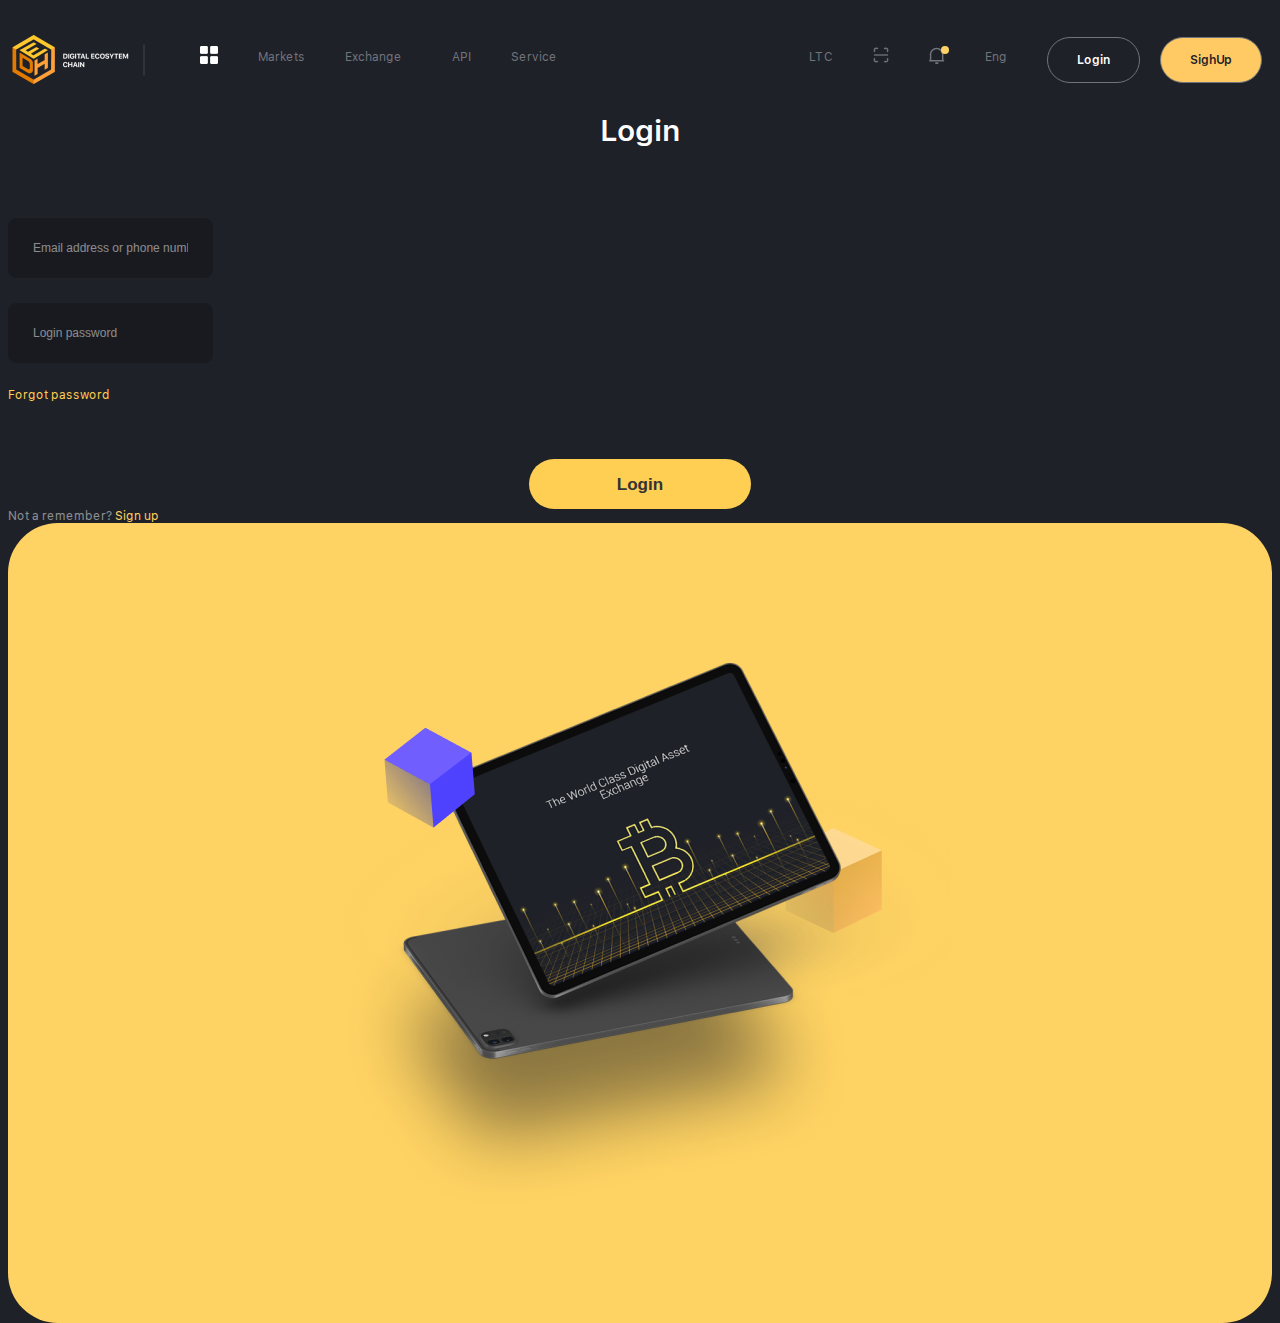
<file: login.html>
<!doctype html>
<html lang="en">

<head>
    <!-- Required meta tags -->
    <meta charset="utf-8">
    <meta name="viewport" content="width=device-width, initial-scale=1">

    <!-- Bootstrap CSS -->
    <link href="https://cdn.jsdelivr.net/npm/bootstrap@5.0.0/dist/css/bootstrap.min.css" rel="stylesheet"
        integrity="sha384-wEmeIV1mKuiNpC+IOBjI7aAzPcEZeedi5yW5f2yOq55WWLwNGmvvx4Um1vskeMj0" crossorigin="anonymous">
    <link rel="stylesheet" href="./font/SF_font/stylesheet.css">
    <link rel="stylesheet" href="https://pro.fontawesome.com/releases/v5.10.0/css/all.css"
        integrity="sha384-AYmEC3Yw5cVb3ZcuHtOA93w35dYTsvhLPVnYs9eStHfGJvOvKxVfELGroGkvsg+p" crossorigin="anonymous" />
    <link rel="stylesheet" href="./js/slick-1.8.1/slick/slick.css">
    <link rel="stylesheet" href="./js/slick-1.8.1/slick/slick-theme.css">
    <link rel="stylesheet" href="./css/style.css">
    <title>Login</title>
</head>

<body class="page">
    <div class="header header-page">
        <nav class="navigation">
            <div class="container container-custom">
                <div class="navigation-wrap">
                    <div class="navigation-right">
                        <a href="./index.html" class="logo">
                            <img src="./img/logo.png" alt="logo">
                        </a>
                        <ul class="menu main-menu">
                            <li class="menu-item menu-has-children menu-app">
                                <a href="#" class="menu-link">
                                    <img src="./img/icon-app.png" alt="app">
                                </a>
                                <ul class="submenu">
                                    <li class="menu-item">
                                        <a href="#" class="menu-link">
                                            DEH coin group
                                        </a>
                                    </li>
                                    <li class="menu-item">
                                        <a href="#" class="menu-link">
                                            DEH touch
                                        </a>
                                    </li>
                                    <li class="menu-item">
                                        <a href="#" class="menu-link">
                                            DEH coinex
                                        </a>
                                    </li>
                                    <li class="menu-item">
                                        <a href="#" class="menu-link">
                                            DEH coin news
                                        </a>
                                    </li>
                                    <li class="menu-item">
                                        <a href="#" class="menu-link">
                                            DEH coin trading
                                        </a>
                                    </li>
                                    <li class="menu-item">
                                        <a href="#" class="menu-link">
                                            DEH car
                                        </a>
                                    </li>
                                </ul>
                            </li>
                            <li class="menu-item">
                                <a href="#" class="menu-link">
                                    Markets
                                </a>
                            </li>
                            <li class="menu-item menu-has-children menu-has-children-large">
                                <a href="#" class="menu-link">
                                    Exchange
                                </a>
                                <ul class="submenu">
                                    <li class="menu-item">
                                        <a href="#" class="menu-link">
                                            Exchange
                                        </a>
                                        <p class="menu-desc">
                                            Fast & smooth token trading
                                        </p>
                                    </li>
                                    <li class="menu-item">
                                        <a href="#" class="menu-link">
                                            Futures
                                        </a>
                                        <p class="menu-desc">
                                            Perpetutal contracts, two-way positions
                                        </p>
                                    </li>
                                </ul>
                            </li>
                            <li class="menu-item">
                                <a href="#" class="menu-link">
                                    API
                                </a>
                            </li>
                            <li class="menu-item menu-has-children menu-has-children-large">
                                <a href="#" class="menu-link">
                                    Service
                                </a>
                                <ul class="submenu">
                                    <li class="menu-item">
                                        <a href="#" class="menu-link">
                                            Exchange
                                        </a>
                                        <p class="menu-desc">
                                            Fast & smooth token trading
                                        </p>
                                    </li>
                                    <li class="menu-item">
                                        <a href="#" class="menu-link">
                                            Futures
                                        </a>
                                        <p class="menu-desc">
                                            Perpetutal contracts, two-way positions
                                        </p>
                                    </li>
                                </ul>
                            </li>
                        </ul>
                    </div>

                    <div class="navigation-left">
                        <ul class="menu menu-actions">
                            <li class="menu-item">
                                <a href="#" class="menu-link">LTC</a>
                            </li>
                            <li class="menu-item menu-has-children menu-sub-right  menu-qr sub-no-icon">
                                <a href="#" class="menu-link">
                                    <svg width="16" height="16" viewBox="0 0 16 16" fill="none"
                                        xmlns="http://www.w3.org/2000/svg">
                                        <path
                                            d="M13.4868 0.85H11.5273C11.218 0.85 10.9672 1.1008 10.9672 1.41016C10.9672 1.71951 11.218 1.97031 11.5273 1.97031H13.4868C13.786 1.97031 14.0297 2.214 14.0297 2.51323V4.47266C14.0297 4.78201 14.2805 5.03281 14.5898 5.03281C14.8992 5.03281 15.15 4.78201 15.15 4.47266V2.51323C15.15 1.59599 14.404 0.85 13.4868 0.85Z"
                                            fill="#72747C" stroke="#72747C" stroke-width="0.3" />
                                        <path
                                            d="M1.41016 5.03281C1.71951 5.03281 1.97031 4.78201 1.97031 4.47266V2.51323C1.97031 2.214 2.214 1.97031 2.5132 1.97031H4.47266C4.78201 1.97031 5.03281 1.71951 5.03281 1.41016C5.03281 1.1008 4.78201 0.85 4.47266 0.85H2.5132C1.59599 0.85 0.85 1.59599 0.85 2.51323V4.47266C0.85 4.78201 1.1008 5.03281 1.41016 5.03281Z"
                                            fill="#72747C" stroke="#72747C" stroke-width="0.3" />
                                        <path
                                            d="M4.47266 14.0297H2.5132C2.214 14.0297 1.97031 13.786 1.97031 13.4868V11.5273C1.97031 11.218 1.71951 10.9672 1.41016 10.9672C1.1008 10.9672 0.85 11.218 0.85 11.5273V13.4868C0.85 14.404 1.59599 15.15 2.5132 15.15H4.47266C4.78201 15.15 5.03281 14.8992 5.03281 14.5898C5.03281 14.2805 4.78201 14.0297 4.47266 14.0297Z"
                                            fill="#72747C" stroke="#72747C" stroke-width="0.3" />
                                        <path
                                            d="M14.5898 10.9672C14.2805 10.9672 14.0297 11.218 14.0297 11.5273V13.4868C14.0297 13.786 13.786 14.0297 13.4868 14.0297H11.5273C11.218 14.0297 10.9672 14.2805 10.9672 14.5898C10.9672 14.8992 11.218 15.15 11.5273 15.15H13.4868C14.404 15.15 15.15 14.404 15.15 13.4868V11.5273C15.15 11.218 14.8992 10.9672 14.5898 10.9672Z"
                                            fill="#72747C" stroke="#72747C" stroke-width="0.3" />
                                        <path
                                            d="M0.877344 8C0.877344 8.30936 1.12814 8.56016 1.4375 8.56016H14.5625C14.8719 8.56016 15.1227 8.30936 15.1227 8C15.1227 7.69064 14.8719 7.43984 14.5625 7.43984H1.4375C1.12814 7.43984 0.877344 7.69064 0.877344 8Z"
                                            fill="#72747C" stroke="#72747C" stroke-width="0.3" />
                                    </svg>
                                </a>
                                <ul class="submenu">
                                    <li class="menu-item qr-content">
                                        <div class="qr-img">
                                            <img src="./img/qr-code.png" alt="qr-code">
                                        </div>
                                        <div class="qr-desc">Scan to download APP IOS & Android</div>
                                        <a href="#" class="qr-link">View all</a>
                                    </li>
                                </ul>
                            </li>
                            <li class="menu-item menu-has-children menu-notice menu-sub-right sub-no-icon">
                                <a href="#" class="menu-link notice-active">
                                    <svg width="16" height="17" viewBox="0 0 16 17" fill="none"
                                        xmlns="http://www.w3.org/2000/svg">
                                        <path
                                            d="M14.555 12.9479H14.4386V7.61492C14.4386 3.86089 11.3925 0.814816 7.63848 0.814816C3.88444 0.814816 0.838369 3.86089 0.838369 7.61492V12.9479H0.721929C0.321375 12.9479 0 13.2693 0 13.6698C0 14.0704 0.321375 14.3917 0.721929 14.3917H14.555C14.9556 14.3917 15.277 14.0704 15.277 13.6698C15.277 13.2693 14.9556 12.9479 14.555 12.9479ZM12.9714 12.9479H2.30552V7.67081C2.30552 4.72721 4.69487 2.33785 7.63848 2.33785C10.5821 2.33785 12.9714 4.72721 12.9714 7.67081V12.9479Z"
                                            fill="#72747C" />
                                        <path
                                            d="M8.6399 15.1835H6.96317C6.46014 15.1835 6.05493 15.5887 6.05493 16.0918C6.05493 16.5948 6.46014 17 6.96317 17H8.6399C9.14293 17 9.54814 16.5948 9.54814 16.0918C9.54814 15.5887 9.14293 15.1835 8.6399 15.1835Z"
                                            fill="#72747C" />
                                    </svg>

                                </a>
                                <ul class="submenu">
                                    <li class="menu-item">
                                        <a href="#" class="menu-link">DEH Coin Group listed ETH</a>
                                    </li>
                                    <li class="menu-item">
                                        <a href="#" class="menu-link">DEH Coin Group listed ETH</a>
                                    </li>
                                    <li class="menu-item">
                                        <a href="#" class="menu-link">DEH Coin Group listed ETH</a>
                                    </li>
                                    <li class="menu-item">
                                        <a href="#" class="menu-link">DEH Coin Group listed ETH</a>
                                    </li>
                                    <li class="menu-item">
                                        <a href="#" class="menu-link">DEH Coin Group listed ETH</a>
                                    </li>
                                    <li class="menu-item">
                                        <a href="#" class="menu-link">DEH Coin Group listed ETH</a>
                                    </li>
                                    <li class="menu-item notice-more">
                                        <a href="#" class="menu-link">More</a>
                                    </li>
                                </ul>
                            </li>
                            <li class="menu-item menu-has-children menu-sub-right  menu-lang">
                                <a href="#" class="menu-link">
                                    Eng
                                </a>
                                <ul class="submenu">
                                    <li class="menu-item">
                                        <a href="#" class="menu-link">
                                            <img src="./img/eng.png" alt="eng">
                                            <span>English</span>
                                        </a>
                                    </li>
                                    <li class="menu-item">
                                        <a href="#" class="menu-link">
                                            <img src="./img/chi.png" alt="chi">
                                            <span>Chinese</span>
                                        </a>
                                    </li>
                                    <li class="menu-item">
                                        <a href="#" class="menu-link">
                                            <img src="./img/eng.png" alt="eng">
                                            <span>English</span>
                                        </a>
                                    </li>
                                    <li class="menu-item">
                                        <a href="#" class="menu-link">
                                            <img src="./img/eng.png" alt="eng">
                                            <span>English</span>
                                        </a>
                                    </li>
                                    <li class="menu-item">
                                        <a href="#" class="menu-link">
                                            <img src="./img/eng.png" alt="eng">
                                            <span>English</span>
                                        </a>
                                    </li>
                                </ul>
                            </li>
                        </ul>
                        <ul class="menu menu-profile not-login">
                            <li class="menu-item">
                                <a href="#" class="menu-link">
                                    Login
                                </a>
                            </li>
                            <li class="menu-item">
                                <a href="#" class="menu-link active">
                                    SighUp
                                </a>
                            </li>
                        </ul>
                    </div>
                </div>
            </div>
        </nav>
    </div>

    <main>
        <div class="block block-auth">
            <div class="block-content">
                <div class="container container-custom">
                    <div class="row">
                        <div class="col-md-10 mx-auto">
                            <div class="row d-flex align-items-center">
                                <div class="col-md-5 me-auto">
                                    <form action="" class="form-auth form-login">
                                        <div class="form-title">Login</div>
                                        <div class="form-group">
                                            <input type="email" name="email" class="form-control"
                                                placeholder="Email address or phone number">
                                        </div>
                                        <div class="form-group">
                                            <input type="password" name="password" class="form-control"
                                                placeholder="Login password">
                                        </div>
                                        <div class="form-group form-term justify-content-end">
                                            <a href="#">Forgot password</a>
                                        </div>
                                        <div class="form-group">
                                            <button type="submit" class="form-submit">
                                                Login
                                            </button>
                                        </div>
                                        <span class="text-center mt-3 d-block form-link">Not a remember? <a
                                                href="#">Sign
                                                up</a></span>
                                    </form>
                                </div>

                                <div class="col-md-6">
                                    <div class="auth-img">
                                        <img src="./img/login-img.png" alt="img" class="img-fluid">
                                    </div>
                                </div>
                            </div>
                        </div>
                    </div>
                </div>
            </div>
        </div>
    </main>

    <script src="https://code.jquery.com/jquery-3.6.0.min.js"
        integrity="sha256-/xUj+3OJU5yExlq6GSYGSHk7tPXikynS7ogEvDej/m4=" crossorigin="anonymous"></script>
    <script src="https://cdn.jsdelivr.net/npm/bootstrap@5.0.0/dist/js/bootstrap.bundle.min.js"
        integrity="sha384-p34f1UUtsS3wqzfto5wAAmdvj+osOnFyQFpp4Ua3gs/ZVWx6oOypYoCJhGGScy+8"
        crossorigin="anonymous"></script>
</body>

</html>
</file>
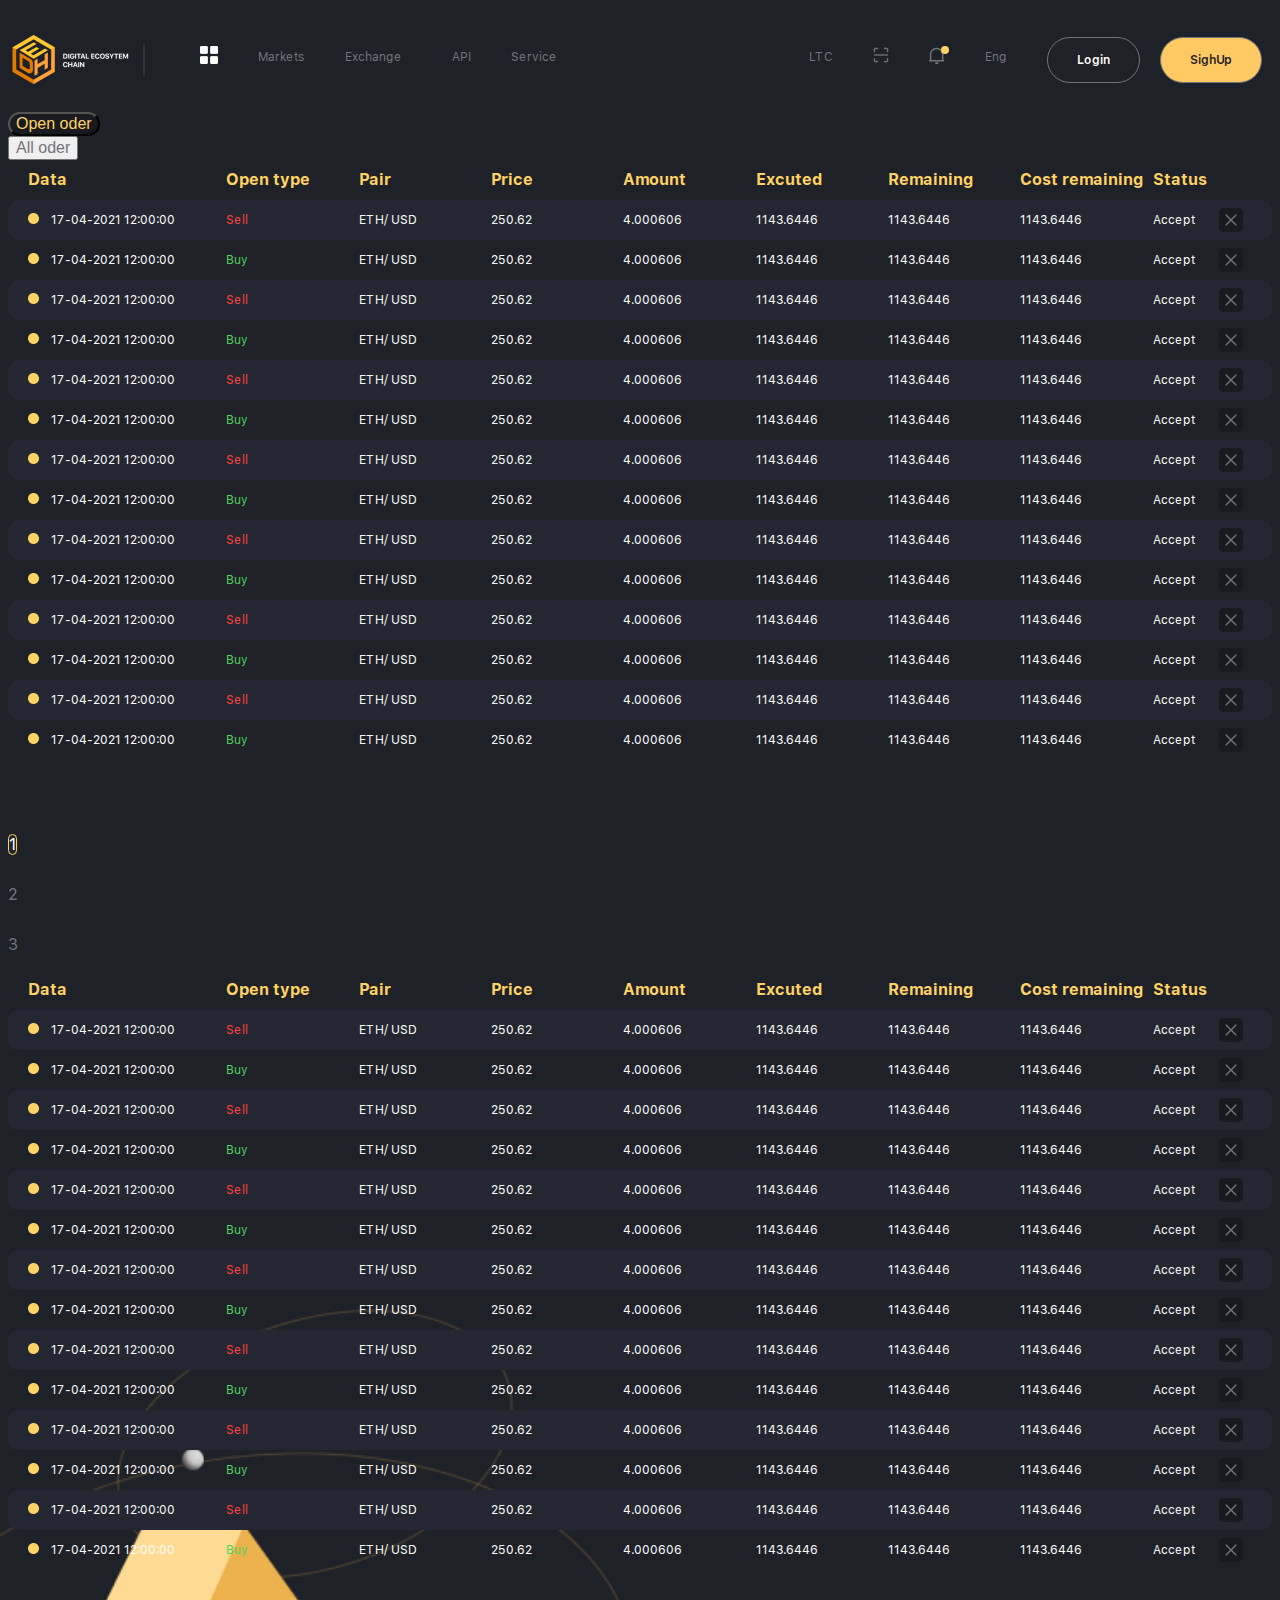
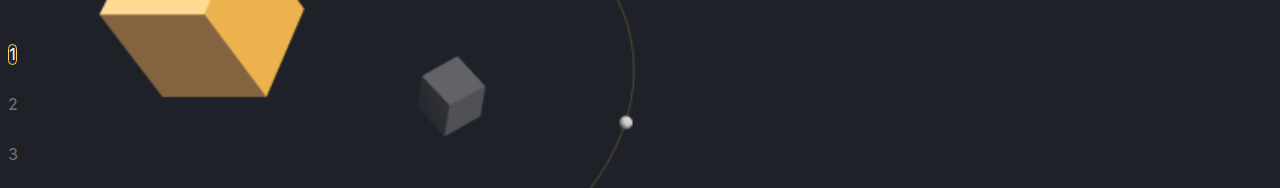
<file: openorder_allorder.html>
<!doctype html>
<html lang="en">

<head>
    <!-- Required meta tags -->
    <meta charset="utf-8">
    <meta name="viewport" content="width=device-width, initial-scale=1">

    <!-- Bootstrap CSS -->
    <link href="https://cdn.jsdelivr.net/npm/bootstrap@5.0.0/dist/css/bootstrap.min.css" rel="stylesheet"
        integrity="sha384-wEmeIV1mKuiNpC+IOBjI7aAzPcEZeedi5yW5f2yOq55WWLwNGmvvx4Um1vskeMj0" crossorigin="anonymous">
    <link rel="stylesheet" href="./font/SF_font/stylesheet.css">
    <link rel="stylesheet" href="https://pro.fontawesome.com/releases/v5.10.0/css/all.css"
        integrity="sha384-AYmEC3Yw5cVb3ZcuHtOA93w35dYTsvhLPVnYs9eStHfGJvOvKxVfELGroGkvsg+p" crossorigin="anonymous" />
    <link rel="stylesheet" href="./js/slick-1.8.1/slick/slick.css">
    <link rel="stylesheet" href="./js/slick-1.8.1/slick/slick-theme.css">
    <link rel="stylesheet" href="./css/style.css">
    <title>Open Order - All Order</title>
</head>

<body class="page page-bg-img">
    <div class="header header-page">
        <nav class="navigation">
            <div class="container container-custom">
                <div class="navigation-wrap">
                    <div class="navigation-right">
                        <a href="./index.html" class="logo">
                            <img src="./img/logo.png" alt="logo">
                        </a>
                        <ul class="menu main-menu">
                            <li class="menu-item menu-has-children menu-app">
                                <a href="#" class="menu-link">
                                    <img src="./img/icon-app.png" alt="app">
                                </a>
                                <ul class="submenu">
                                    <li class="menu-item">
                                        <a href="#" class="menu-link">
                                            DEH coin group
                                        </a>
                                    </li>
                                    <li class="menu-item">
                                        <a href="#" class="menu-link">
                                            DEH touch
                                        </a>
                                    </li>
                                    <li class="menu-item">
                                        <a href="#" class="menu-link">
                                            DEH coinex
                                        </a>
                                    </li>
                                    <li class="menu-item">
                                        <a href="#" class="menu-link">
                                            DEH coin news
                                        </a>
                                    </li>
                                    <li class="menu-item">
                                        <a href="#" class="menu-link">
                                            DEH coin trading
                                        </a>
                                    </li>
                                    <li class="menu-item">
                                        <a href="#" class="menu-link">
                                            DEH car
                                        </a>
                                    </li>
                                </ul>
                            </li>
                            <li class="menu-item">
                                <a href="#" class="menu-link">
                                    Markets
                                </a>
                            </li>
                            <li class="menu-item menu-has-children menu-has-children-large">
                                <a href="#" class="menu-link">
                                    Exchange
                                </a>
                                <ul class="submenu">
                                    <li class="menu-item">
                                        <a href="#" class="menu-link">
                                            Exchange
                                        </a>
                                        <p class="menu-desc">
                                            Fast & smooth token trading
                                        </p>
                                    </li>
                                    <li class="menu-item">
                                        <a href="#" class="menu-link">
                                            Futures
                                        </a>
                                        <p class="menu-desc">
                                            Perpetutal contracts, two-way positions
                                        </p>
                                    </li>
                                </ul>
                            </li>
                            <li class="menu-item">
                                <a href="#" class="menu-link">
                                    API
                                </a>
                            </li>
                            <li class="menu-item menu-has-children menu-has-children-large">
                                <a href="#" class="menu-link">
                                    Service
                                </a>
                                <ul class="submenu">
                                    <li class="menu-item">
                                        <a href="#" class="menu-link">
                                            Exchange
                                        </a>
                                        <p class="menu-desc">
                                            Fast & smooth token trading
                                        </p>
                                    </li>
                                    <li class="menu-item">
                                        <a href="#" class="menu-link">
                                            Futures
                                        </a>
                                        <p class="menu-desc">
                                            Perpetutal contracts, two-way positions
                                        </p>
                                    </li>
                                </ul>
                            </li>
                        </ul>
                    </div>

                    <div class="navigation-left">
                        <ul class="menu menu-actions">
                            <li class="menu-item">
                                <a href="#" class="menu-link">LTC</a>
                            </li>
                            <li class="menu-item menu-has-children menu-sub-right  menu-qr sub-no-icon">
                                <a href="#" class="menu-link">
                                    <svg width="16" height="16" viewBox="0 0 16 16" fill="none"
                                        xmlns="http://www.w3.org/2000/svg">
                                        <path
                                            d="M13.4868 0.85H11.5273C11.218 0.85 10.9672 1.1008 10.9672 1.41016C10.9672 1.71951 11.218 1.97031 11.5273 1.97031H13.4868C13.786 1.97031 14.0297 2.214 14.0297 2.51323V4.47266C14.0297 4.78201 14.2805 5.03281 14.5898 5.03281C14.8992 5.03281 15.15 4.78201 15.15 4.47266V2.51323C15.15 1.59599 14.404 0.85 13.4868 0.85Z"
                                            fill="#72747C" stroke="#72747C" stroke-width="0.3" />
                                        <path
                                            d="M1.41016 5.03281C1.71951 5.03281 1.97031 4.78201 1.97031 4.47266V2.51323C1.97031 2.214 2.214 1.97031 2.5132 1.97031H4.47266C4.78201 1.97031 5.03281 1.71951 5.03281 1.41016C5.03281 1.1008 4.78201 0.85 4.47266 0.85H2.5132C1.59599 0.85 0.85 1.59599 0.85 2.51323V4.47266C0.85 4.78201 1.1008 5.03281 1.41016 5.03281Z"
                                            fill="#72747C" stroke="#72747C" stroke-width="0.3" />
                                        <path
                                            d="M4.47266 14.0297H2.5132C2.214 14.0297 1.97031 13.786 1.97031 13.4868V11.5273C1.97031 11.218 1.71951 10.9672 1.41016 10.9672C1.1008 10.9672 0.85 11.218 0.85 11.5273V13.4868C0.85 14.404 1.59599 15.15 2.5132 15.15H4.47266C4.78201 15.15 5.03281 14.8992 5.03281 14.5898C5.03281 14.2805 4.78201 14.0297 4.47266 14.0297Z"
                                            fill="#72747C" stroke="#72747C" stroke-width="0.3" />
                                        <path
                                            d="M14.5898 10.9672C14.2805 10.9672 14.0297 11.218 14.0297 11.5273V13.4868C14.0297 13.786 13.786 14.0297 13.4868 14.0297H11.5273C11.218 14.0297 10.9672 14.2805 10.9672 14.5898C10.9672 14.8992 11.218 15.15 11.5273 15.15H13.4868C14.404 15.15 15.15 14.404 15.15 13.4868V11.5273C15.15 11.218 14.8992 10.9672 14.5898 10.9672Z"
                                            fill="#72747C" stroke="#72747C" stroke-width="0.3" />
                                        <path
                                            d="M0.877344 8C0.877344 8.30936 1.12814 8.56016 1.4375 8.56016H14.5625C14.8719 8.56016 15.1227 8.30936 15.1227 8C15.1227 7.69064 14.8719 7.43984 14.5625 7.43984H1.4375C1.12814 7.43984 0.877344 7.69064 0.877344 8Z"
                                            fill="#72747C" stroke="#72747C" stroke-width="0.3" />
                                    </svg>
                                </a>
                                <ul class="submenu">
                                    <li class="menu-item qr-content">
                                        <div class="qr-img">
                                            <img src="./img/qr-code.png" alt="qr-code">
                                        </div>
                                        <div class="qr-desc">Scan to download APP IOS & Android</div>
                                        <a href="#" class="qr-link">View all</a>
                                    </li>
                                </ul>
                            </li>
                            <li class="menu-item menu-has-children menu-notice menu-sub-right sub-no-icon">
                                <a href="#" class="menu-link notice-active">
                                    <svg width="16" height="17" viewBox="0 0 16 17" fill="none"
                                        xmlns="http://www.w3.org/2000/svg">
                                        <path
                                            d="M14.555 12.9479H14.4386V7.61492C14.4386 3.86089 11.3925 0.814816 7.63848 0.814816C3.88444 0.814816 0.838369 3.86089 0.838369 7.61492V12.9479H0.721929C0.321375 12.9479 0 13.2693 0 13.6698C0 14.0704 0.321375 14.3917 0.721929 14.3917H14.555C14.9556 14.3917 15.277 14.0704 15.277 13.6698C15.277 13.2693 14.9556 12.9479 14.555 12.9479ZM12.9714 12.9479H2.30552V7.67081C2.30552 4.72721 4.69487 2.33785 7.63848 2.33785C10.5821 2.33785 12.9714 4.72721 12.9714 7.67081V12.9479Z"
                                            fill="#72747C" />
                                        <path
                                            d="M8.6399 15.1835H6.96317C6.46014 15.1835 6.05493 15.5887 6.05493 16.0918C6.05493 16.5948 6.46014 17 6.96317 17H8.6399C9.14293 17 9.54814 16.5948 9.54814 16.0918C9.54814 15.5887 9.14293 15.1835 8.6399 15.1835Z"
                                            fill="#72747C" />
                                    </svg>

                                </a>
                                <ul class="submenu">
                                    <li class="menu-item">
                                        <a href="#" class="menu-link">DEH Coin Group listed ETH</a>
                                    </li>
                                    <li class="menu-item">
                                        <a href="#" class="menu-link">DEH Coin Group listed ETH</a>
                                    </li>
                                    <li class="menu-item">
                                        <a href="#" class="menu-link">DEH Coin Group listed ETH</a>
                                    </li>
                                    <li class="menu-item">
                                        <a href="#" class="menu-link">DEH Coin Group listed ETH</a>
                                    </li>
                                    <li class="menu-item">
                                        <a href="#" class="menu-link">DEH Coin Group listed ETH</a>
                                    </li>
                                    <li class="menu-item">
                                        <a href="#" class="menu-link">DEH Coin Group listed ETH</a>
                                    </li>
                                    <li class="menu-item notice-more">
                                        <a href="#" class="menu-link">More</a>
                                    </li>
                                </ul>
                            </li>
                            <li class="menu-item menu-has-children menu-sub-right  menu-lang">
                                <a href="#" class="menu-link">
                                    Eng
                                </a>
                                <ul class="submenu">
                                    <li class="menu-item">
                                        <a href="#" class="menu-link">
                                            <img src="./img/eng.png" alt="eng">
                                            <span>English</span>
                                        </a>
                                    </li>
                                    <li class="menu-item">
                                        <a href="#" class="menu-link">
                                            <img src="./img/chi.png" alt="chi">
                                            <span>Chinese</span>
                                        </a>
                                    </li>
                                    <li class="menu-item">
                                        <a href="#" class="menu-link">
                                            <img src="./img/eng.png" alt="eng">
                                            <span>English</span>
                                        </a>
                                    </li>
                                    <li class="menu-item">
                                        <a href="#" class="menu-link">
                                            <img src="./img/eng.png" alt="eng">
                                            <span>English</span>
                                        </a>
                                    </li>
                                    <li class="menu-item">
                                        <a href="#" class="menu-link">
                                            <img src="./img/eng.png" alt="eng">
                                            <span>English</span>
                                        </a>
                                    </li>
                                </ul>
                            </li>
                        </ul>
                        <ul class="menu menu-profile not-login">
                            <li class="menu-item">
                                <a href="#" class="menu-link">
                                    Login
                                </a>
                            </li>
                            <li class="menu-item">
                                <a href="#" class="menu-link active">
                                    SighUp
                                </a>
                            </li>
                        </ul>
                    </div>
                </div>
            </div>
        </nav>
    </div>

    <main>
        <div class="block block-history">
            <div class="block-content">
                <div class="container container-custom">
                    <div class="row">
                        <div class="col-md-11 mx-auto">
                            <div class="history-tab">
                                <ul class="nav nav-pills" id="pills-tab" role="tablist">
                                    <li class="nav-item" role="presentation">
                                        <button class="nav-link active" id="pills-Open-tab" data-bs-toggle="pill"
                                            data-bs-target="#pills-Open" type="button" role="tab"
                                            aria-controls="pills-Open" aria-selected="true">
                                            Open oder
                                        </button>
                                    </li>
                                    <li class="nav-item" role="presentation">
                                        <button class="nav-link" id="pills-All-tab" data-bs-toggle="pill"
                                            data-bs-target="#pills-All" type="button" role="tab"
                                            aria-controls="pills-All" aria-selected="false">
                                            All oder
                                        </button>
                                    </li>
                                </ul>
                                <div class="tab-content" id="pills-tabContent">
                                    <div class="tab-pane fade show active" id="pills-Open" role="tabpanel"
                                        aria-labelledby="pills-Withdraw-tab">
                                        <div class="coin-table coin-table-history">
                                            <div class="coin-header">
                                                <div class="coin-header-item" style="width: 30%;">
                                                    <span>Data</span>
                                                </div>
                                                <div class="coin-header-item" style="width: 20%;">
                                                    <span>Open type</span>
                                                </div>
                                                <div class="coin-header-item" style="width: 20%;">
                                                    <span>Pair</span>
                                                </div>
                                                <div class="coin-header-item" style="width: 20%;">
                                                    <span>Price</span>
                                                </div>
                                                <div class="coin-header-item" style="width: 20%;">
                                                    <span>Amount</span>
                                                </div>
                                                <div class="coin-header-item" style="width: 20%;">
                                                    <span>Excuted</span>
                                                </div>
                                                <div class="coin-header-item" style="width: 20%;">
                                                    <span>Remaining</span>
                                                </div>
                                                <div class="coin-header-item" style="width: 20%;">
                                                    <span>Cost remaining</span>
                                                </div>
                                                <div class="coin-header-item" style="width: 10%;">
                                                    <span>Status</span>
                                                </div>
                                                <div class="coin-header-item" style="width: 5%;">
                                                    <span></span>
                                                </div>
                                            </div>
                                            <div class="coin-body">
                                                <div class="coin-row-item">
                                                    <div class="coin-col" style="width: 30%;">
                                                        <div class="coin-col-img">
                                                            <img src="./img/history-icon.png" alt="coin">
                                                        </div>
                                                        <div class="coin-col-text">
                                                            17-04-2021 12:00:00
                                                        </div>
                                                    </div>
                                                    <div class="coin-col" style="width: 20%;">
                                                        <div class="coin-col-text">
                                                            <div class="side-red">Sell</div>
                                                        </div>
                                                    </div>
                                                    <div class="coin-col" style="width: 20%;">
                                                        <div class="coin-col-text">ETH/ USD</div>
                                                    </div>
                                                    <div class="coin-col" style="width: 20%;">
                                                        <div class="coin-col-text">250.62</div>
                                                    </div>
                                                    <div class="coin-col" style="width: 20%;">
                                                        <div class="coin-col-text">4.000606</div>
                                                    </div>
                                                    <div class="coin-col" style="width: 20%;">
                                                        <div class="coin-col-text">1143.6446</div>
                                                    </div>
                                                    <div class="coin-col" style="width: 20%;">
                                                        <div class="coin-col-text">1143.6446</div>
                                                    </div>
                                                    <div class="coin-col" style="width: 20%;">
                                                        <div class="coin-col-text">1143.6446</div>
                                                    </div>
                                                    <div class="coin-col" style="width: 10%;">
                                                        <div class="coin-col-text">Accept</div>
                                                    </div>
                                                    <div class="coin-col" style="width: 5%;">
                                                        <div class="coin-col-text">
                                                            <a href="#" class="btn table-close">
                                                                <img src="./img/close.png" alt="close">
                                                            </a>
                                                        </div>
                                                    </div>
                                                </div>
                                                <div class="coin-row-item">
                                                    <div class="coin-col" style="width: 30%;">
                                                        <div class="coin-col-img">
                                                            <img src="./img/history-icon.png" alt="coin">
                                                        </div>
                                                        <div class="coin-col-text">
                                                            17-04-2021 12:00:00
                                                        </div>
                                                    </div>
                                                    <div class="coin-col" style="width: 20%;">
                                                        <div class="coin-col-text">
                                                            <div class="side-green">Buy</div>
                                                        </div>
                                                    </div>
                                                    <div class="coin-col" style="width: 20%;">
                                                        <div class="coin-col-text">ETH/ USD</div>
                                                    </div>
                                                    <div class="coin-col" style="width: 20%;">
                                                        <div class="coin-col-text">250.62</div>
                                                    </div>
                                                    <div class="coin-col" style="width: 20%;">
                                                        <div class="coin-col-text">4.000606</div>
                                                    </div>
                                                    <div class="coin-col" style="width: 20%;">
                                                        <div class="coin-col-text">1143.6446</div>
                                                    </div>
                                                    <div class="coin-col" style="width: 20%;">
                                                        <div class="coin-col-text">1143.6446</div>
                                                    </div>
                                                    <div class="coin-col" style="width: 20%;">
                                                        <div class="coin-col-text">1143.6446</div>
                                                    </div>
                                                    <div class="coin-col" style="width: 10%;">
                                                        <div class="coin-col-text">Accept</div>
                                                    </div>
                                                    <div class="coin-col" style="width: 5%;">
                                                        <div class="coin-col-text">
                                                            <a href="#" class="btn table-close">
                                                                <img src="./img/close.png" alt="close">
                                                            </a>
                                                        </div>
                                                    </div>
                                                </div>
                                                <div class="coin-row-item">
                                                    <div class="coin-col" style="width: 30%;">
                                                        <div class="coin-col-img">
                                                            <img src="./img/history-icon.png" alt="coin">
                                                        </div>
                                                        <div class="coin-col-text">
                                                            17-04-2021 12:00:00
                                                        </div>
                                                    </div>
                                                    <div class="coin-col" style="width: 20%;">
                                                        <div class="coin-col-text">
                                                            <div class="side-red">Sell</div>
                                                        </div>
                                                    </div>
                                                    <div class="coin-col" style="width: 20%;">
                                                        <div class="coin-col-text">ETH/ USD</div>
                                                    </div>
                                                    <div class="coin-col" style="width: 20%;">
                                                        <div class="coin-col-text">250.62</div>
                                                    </div>
                                                    <div class="coin-col" style="width: 20%;">
                                                        <div class="coin-col-text">4.000606</div>
                                                    </div>
                                                    <div class="coin-col" style="width: 20%;">
                                                        <div class="coin-col-text">1143.6446</div>
                                                    </div>
                                                    <div class="coin-col" style="width: 20%;">
                                                        <div class="coin-col-text">1143.6446</div>
                                                    </div>
                                                    <div class="coin-col" style="width: 20%;">
                                                        <div class="coin-col-text">1143.6446</div>
                                                    </div>
                                                    <div class="coin-col" style="width: 10%;">
                                                        <div class="coin-col-text">Accept</div>
                                                    </div>
                                                    <div class="coin-col" style="width: 5%;">
                                                        <div class="coin-col-text">
                                                            <a href="#" class="btn table-close">
                                                                <img src="./img/close.png" alt="close">
                                                            </a>
                                                        </div>
                                                    </div>
                                                </div>
                                                <div class="coin-row-item">
                                                    <div class="coin-col" style="width: 30%;">
                                                        <div class="coin-col-img">
                                                            <img src="./img/history-icon.png" alt="coin">
                                                        </div>
                                                        <div class="coin-col-text">
                                                            17-04-2021 12:00:00
                                                        </div>
                                                    </div>
                                                    <div class="coin-col" style="width: 20%;">
                                                        <div class="coin-col-text">
                                                            <div class="side-green">Buy</div>
                                                        </div>
                                                    </div>
                                                    <div class="coin-col" style="width: 20%;">
                                                        <div class="coin-col-text">ETH/ USD</div>
                                                    </div>
                                                    <div class="coin-col" style="width: 20%;">
                                                        <div class="coin-col-text">250.62</div>
                                                    </div>
                                                    <div class="coin-col" style="width: 20%;">
                                                        <div class="coin-col-text">4.000606</div>
                                                    </div>
                                                    <div class="coin-col" style="width: 20%;">
                                                        <div class="coin-col-text">1143.6446</div>
                                                    </div>
                                                    <div class="coin-col" style="width: 20%;">
                                                        <div class="coin-col-text">1143.6446</div>
                                                    </div>
                                                    <div class="coin-col" style="width: 20%;">
                                                        <div class="coin-col-text">1143.6446</div>
                                                    </div>
                                                    <div class="coin-col" style="width: 10%;">
                                                        <div class="coin-col-text">Accept</div>
                                                    </div>
                                                    <div class="coin-col" style="width: 5%;">
                                                        <div class="coin-col-text">
                                                            <a href="#" class="btn table-close">
                                                                <img src="./img/close.png" alt="close">
                                                            </a>
                                                        </div>
                                                    </div>
                                                </div>
                                                <div class="coin-row-item">
                                                    <div class="coin-col" style="width: 30%;">
                                                        <div class="coin-col-img">
                                                            <img src="./img/history-icon.png" alt="coin">
                                                        </div>
                                                        <div class="coin-col-text">
                                                            17-04-2021 12:00:00
                                                        </div>
                                                    </div>
                                                    <div class="coin-col" style="width: 20%;">
                                                        <div class="coin-col-text">
                                                            <div class="side-red">Sell</div>
                                                        </div>
                                                    </div>
                                                    <div class="coin-col" style="width: 20%;">
                                                        <div class="coin-col-text">ETH/ USD</div>
                                                    </div>
                                                    <div class="coin-col" style="width: 20%;">
                                                        <div class="coin-col-text">250.62</div>
                                                    </div>
                                                    <div class="coin-col" style="width: 20%;">
                                                        <div class="coin-col-text">4.000606</div>
                                                    </div>
                                                    <div class="coin-col" style="width: 20%;">
                                                        <div class="coin-col-text">1143.6446</div>
                                                    </div>
                                                    <div class="coin-col" style="width: 20%;">
                                                        <div class="coin-col-text">1143.6446</div>
                                                    </div>
                                                    <div class="coin-col" style="width: 20%;">
                                                        <div class="coin-col-text">1143.6446</div>
                                                    </div>
                                                    <div class="coin-col" style="width: 10%;">
                                                        <div class="coin-col-text">Accept</div>
                                                    </div>
                                                    <div class="coin-col" style="width: 5%;">
                                                        <div class="coin-col-text">
                                                            <a href="#" class="btn table-close">
                                                                <img src="./img/close.png" alt="close">
                                                            </a>
                                                        </div>
                                                    </div>
                                                </div>
                                                <div class="coin-row-item">
                                                    <div class="coin-col" style="width: 30%;">
                                                        <div class="coin-col-img">
                                                            <img src="./img/history-icon.png" alt="coin">
                                                        </div>
                                                        <div class="coin-col-text">
                                                            17-04-2021 12:00:00
                                                        </div>
                                                    </div>
                                                    <div class="coin-col" style="width: 20%;">
                                                        <div class="coin-col-text">
                                                            <div class="side-green">Buy</div>
                                                        </div>
                                                    </div>
                                                    <div class="coin-col" style="width: 20%;">
                                                        <div class="coin-col-text">ETH/ USD</div>
                                                    </div>
                                                    <div class="coin-col" style="width: 20%;">
                                                        <div class="coin-col-text">250.62</div>
                                                    </div>
                                                    <div class="coin-col" style="width: 20%;">
                                                        <div class="coin-col-text">4.000606</div>
                                                    </div>
                                                    <div class="coin-col" style="width: 20%;">
                                                        <div class="coin-col-text">1143.6446</div>
                                                    </div>
                                                    <div class="coin-col" style="width: 20%;">
                                                        <div class="coin-col-text">1143.6446</div>
                                                    </div>
                                                    <div class="coin-col" style="width: 20%;">
                                                        <div class="coin-col-text">1143.6446</div>
                                                    </div>
                                                    <div class="coin-col" style="width: 10%;">
                                                        <div class="coin-col-text">Accept</div>
                                                    </div>
                                                    <div class="coin-col" style="width: 5%;">
                                                        <div class="coin-col-text">
                                                            <a href="#" class="btn table-close">
                                                                <img src="./img/close.png" alt="close">
                                                            </a>
                                                        </div>
                                                    </div>
                                                </div>
                                                <div class="coin-row-item">
                                                    <div class="coin-col" style="width: 30%;">
                                                        <div class="coin-col-img">
                                                            <img src="./img/history-icon.png" alt="coin">
                                                        </div>
                                                        <div class="coin-col-text">
                                                            17-04-2021 12:00:00
                                                        </div>
                                                    </div>
                                                    <div class="coin-col" style="width: 20%;">
                                                        <div class="coin-col-text">
                                                            <div class="side-red">Sell</div>
                                                        </div>
                                                    </div>
                                                    <div class="coin-col" style="width: 20%;">
                                                        <div class="coin-col-text">ETH/ USD</div>
                                                    </div>
                                                    <div class="coin-col" style="width: 20%;">
                                                        <div class="coin-col-text">250.62</div>
                                                    </div>
                                                    <div class="coin-col" style="width: 20%;">
                                                        <div class="coin-col-text">4.000606</div>
                                                    </div>
                                                    <div class="coin-col" style="width: 20%;">
                                                        <div class="coin-col-text">1143.6446</div>
                                                    </div>
                                                    <div class="coin-col" style="width: 20%;">
                                                        <div class="coin-col-text">1143.6446</div>
                                                    </div>
                                                    <div class="coin-col" style="width: 20%;">
                                                        <div class="coin-col-text">1143.6446</div>
                                                    </div>
                                                    <div class="coin-col" style="width: 10%;">
                                                        <div class="coin-col-text">Accept</div>
                                                    </div>
                                                    <div class="coin-col" style="width: 5%;">
                                                        <div class="coin-col-text">
                                                            <a href="#" class="btn table-close">
                                                                <img src="./img/close.png" alt="close">
                                                            </a>
                                                        </div>
                                                    </div>
                                                </div>
                                                <div class="coin-row-item">
                                                    <div class="coin-col" style="width: 30%;">
                                                        <div class="coin-col-img">
                                                            <img src="./img/history-icon.png" alt="coin">
                                                        </div>
                                                        <div class="coin-col-text">
                                                            17-04-2021 12:00:00
                                                        </div>
                                                    </div>
                                                    <div class="coin-col" style="width: 20%;">
                                                        <div class="coin-col-text">
                                                            <div class="side-green">Buy</div>
                                                        </div>
                                                    </div>
                                                    <div class="coin-col" style="width: 20%;">
                                                        <div class="coin-col-text">ETH/ USD</div>
                                                    </div>
                                                    <div class="coin-col" style="width: 20%;">
                                                        <div class="coin-col-text">250.62</div>
                                                    </div>
                                                    <div class="coin-col" style="width: 20%;">
                                                        <div class="coin-col-text">4.000606</div>
                                                    </div>
                                                    <div class="coin-col" style="width: 20%;">
                                                        <div class="coin-col-text">1143.6446</div>
                                                    </div>
                                                    <div class="coin-col" style="width: 20%;">
                                                        <div class="coin-col-text">1143.6446</div>
                                                    </div>
                                                    <div class="coin-col" style="width: 20%;">
                                                        <div class="coin-col-text">1143.6446</div>
                                                    </div>
                                                    <div class="coin-col" style="width: 10%;">
                                                        <div class="coin-col-text">Accept</div>
                                                    </div>
                                                    <div class="coin-col" style="width: 5%;">
                                                        <div class="coin-col-text">
                                                            <a href="#" class="btn table-close">
                                                                <img src="./img/close.png" alt="close">
                                                            </a>
                                                        </div>
                                                    </div>
                                                </div>
                                                <div class="coin-row-item">
                                                    <div class="coin-col" style="width: 30%;">
                                                        <div class="coin-col-img">
                                                            <img src="./img/history-icon.png" alt="coin">
                                                        </div>
                                                        <div class="coin-col-text">
                                                            17-04-2021 12:00:00
                                                        </div>
                                                    </div>
                                                    <div class="coin-col" style="width: 20%;">
                                                        <div class="coin-col-text">
                                                            <div class="side-red">Sell</div>
                                                        </div>
                                                    </div>
                                                    <div class="coin-col" style="width: 20%;">
                                                        <div class="coin-col-text">ETH/ USD</div>
                                                    </div>
                                                    <div class="coin-col" style="width: 20%;">
                                                        <div class="coin-col-text">250.62</div>
                                                    </div>
                                                    <div class="coin-col" style="width: 20%;">
                                                        <div class="coin-col-text">4.000606</div>
                                                    </div>
                                                    <div class="coin-col" style="width: 20%;">
                                                        <div class="coin-col-text">1143.6446</div>
                                                    </div>
                                                    <div class="coin-col" style="width: 20%;">
                                                        <div class="coin-col-text">1143.6446</div>
                                                    </div>
                                                    <div class="coin-col" style="width: 20%;">
                                                        <div class="coin-col-text">1143.6446</div>
                                                    </div>
                                                    <div class="coin-col" style="width: 10%;">
                                                        <div class="coin-col-text">Accept</div>
                                                    </div>
                                                    <div class="coin-col" style="width: 5%;">
                                                        <div class="coin-col-text">
                                                            <a href="#" class="btn table-close">
                                                                <img src="./img/close.png" alt="close">
                                                            </a>
                                                        </div>
                                                    </div>
                                                </div>
                                                <div class="coin-row-item">
                                                    <div class="coin-col" style="width: 30%;">
                                                        <div class="coin-col-img">
                                                            <img src="./img/history-icon.png" alt="coin">
                                                        </div>
                                                        <div class="coin-col-text">
                                                            17-04-2021 12:00:00
                                                        </div>
                                                    </div>
                                                    <div class="coin-col" style="width: 20%;">
                                                        <div class="coin-col-text">
                                                            <div class="side-green">Buy</div>
                                                        </div>
                                                    </div>
                                                    <div class="coin-col" style="width: 20%;">
                                                        <div class="coin-col-text">ETH/ USD</div>
                                                    </div>
                                                    <div class="coin-col" style="width: 20%;">
                                                        <div class="coin-col-text">250.62</div>
                                                    </div>
                                                    <div class="coin-col" style="width: 20%;">
                                                        <div class="coin-col-text">4.000606</div>
                                                    </div>
                                                    <div class="coin-col" style="width: 20%;">
                                                        <div class="coin-col-text">1143.6446</div>
                                                    </div>
                                                    <div class="coin-col" style="width: 20%;">
                                                        <div class="coin-col-text">1143.6446</div>
                                                    </div>
                                                    <div class="coin-col" style="width: 20%;">
                                                        <div class="coin-col-text">1143.6446</div>
                                                    </div>
                                                    <div class="coin-col" style="width: 10%;">
                                                        <div class="coin-col-text">Accept</div>
                                                    </div>
                                                    <div class="coin-col" style="width: 5%;">
                                                        <div class="coin-col-text">
                                                            <a href="#" class="btn table-close">
                                                                <img src="./img/close.png" alt="close">
                                                            </a>
                                                        </div>
                                                    </div>
                                                </div>
                                                <div class="coin-row-item">
                                                    <div class="coin-col" style="width: 30%;">
                                                        <div class="coin-col-img">
                                                            <img src="./img/history-icon.png" alt="coin">
                                                        </div>
                                                        <div class="coin-col-text">
                                                            17-04-2021 12:00:00
                                                        </div>
                                                    </div>
                                                    <div class="coin-col" style="width: 20%;">
                                                        <div class="coin-col-text">
                                                            <div class="side-red">Sell</div>
                                                        </div>
                                                    </div>
                                                    <div class="coin-col" style="width: 20%;">
                                                        <div class="coin-col-text">ETH/ USD</div>
                                                    </div>
                                                    <div class="coin-col" style="width: 20%;">
                                                        <div class="coin-col-text">250.62</div>
                                                    </div>
                                                    <div class="coin-col" style="width: 20%;">
                                                        <div class="coin-col-text">4.000606</div>
                                                    </div>
                                                    <div class="coin-col" style="width: 20%;">
                                                        <div class="coin-col-text">1143.6446</div>
                                                    </div>
                                                    <div class="coin-col" style="width: 20%;">
                                                        <div class="coin-col-text">1143.6446</div>
                                                    </div>
                                                    <div class="coin-col" style="width: 20%;">
                                                        <div class="coin-col-text">1143.6446</div>
                                                    </div>
                                                    <div class="coin-col" style="width: 10%;">
                                                        <div class="coin-col-text">Accept</div>
                                                    </div>
                                                    <div class="coin-col" style="width: 5%;">
                                                        <div class="coin-col-text">
                                                            <a href="#" class="btn table-close">
                                                                <img src="./img/close.png" alt="close">
                                                            </a>
                                                        </div>
                                                    </div>
                                                </div>
                                                <div class="coin-row-item">
                                                    <div class="coin-col" style="width: 30%;">
                                                        <div class="coin-col-img">
                                                            <img src="./img/history-icon.png" alt="coin">
                                                        </div>
                                                        <div class="coin-col-text">
                                                            17-04-2021 12:00:00
                                                        </div>
                                                    </div>
                                                    <div class="coin-col" style="width: 20%;">
                                                        <div class="coin-col-text">
                                                            <div class="side-green">Buy</div>
                                                        </div>
                                                    </div>
                                                    <div class="coin-col" style="width: 20%;">
                                                        <div class="coin-col-text">ETH/ USD</div>
                                                    </div>
                                                    <div class="coin-col" style="width: 20%;">
                                                        <div class="coin-col-text">250.62</div>
                                                    </div>
                                                    <div class="coin-col" style="width: 20%;">
                                                        <div class="coin-col-text">4.000606</div>
                                                    </div>
                                                    <div class="coin-col" style="width: 20%;">
                                                        <div class="coin-col-text">1143.6446</div>
                                                    </div>
                                                    <div class="coin-col" style="width: 20%;">
                                                        <div class="coin-col-text">1143.6446</div>
                                                    </div>
                                                    <div class="coin-col" style="width: 20%;">
                                                        <div class="coin-col-text">1143.6446</div>
                                                    </div>
                                                    <div class="coin-col" style="width: 10%;">
                                                        <div class="coin-col-text">Accept</div>
                                                    </div>
                                                    <div class="coin-col" style="width: 5%;">
                                                        <div class="coin-col-text">
                                                            <a href="#" class="btn table-close">
                                                                <img src="./img/close.png" alt="close">
                                                            </a>
                                                        </div>
                                                    </div>
                                                </div>
                                                <div class="coin-row-item">
                                                    <div class="coin-col" style="width: 30%;">
                                                        <div class="coin-col-img">
                                                            <img src="./img/history-icon.png" alt="coin">
                                                        </div>
                                                        <div class="coin-col-text">
                                                            17-04-2021 12:00:00
                                                        </div>
                                                    </div>
                                                    <div class="coin-col" style="width: 20%;">
                                                        <div class="coin-col-text">
                                                            <div class="side-red">Sell</div>
                                                        </div>
                                                    </div>
                                                    <div class="coin-col" style="width: 20%;">
                                                        <div class="coin-col-text">ETH/ USD</div>
                                                    </div>
                                                    <div class="coin-col" style="width: 20%;">
                                                        <div class="coin-col-text">250.62</div>
                                                    </div>
                                                    <div class="coin-col" style="width: 20%;">
                                                        <div class="coin-col-text">4.000606</div>
                                                    </div>
                                                    <div class="coin-col" style="width: 20%;">
                                                        <div class="coin-col-text">1143.6446</div>
                                                    </div>
                                                    <div class="coin-col" style="width: 20%;">
                                                        <div class="coin-col-text">1143.6446</div>
                                                    </div>
                                                    <div class="coin-col" style="width: 20%;">
                                                        <div class="coin-col-text">1143.6446</div>
                                                    </div>
                                                    <div class="coin-col" style="width: 10%;">
                                                        <div class="coin-col-text">Accept</div>
                                                    </div>
                                                    <div class="coin-col" style="width: 5%;">
                                                        <div class="coin-col-text">
                                                            <a href="#" class="btn table-close">
                                                                <img src="./img/close.png" alt="close">
                                                            </a>
                                                        </div>
                                                    </div>
                                                </div>
                                                <div class="coin-row-item">
                                                    <div class="coin-col" style="width: 30%;">
                                                        <div class="coin-col-img">
                                                            <img src="./img/history-icon.png" alt="coin">
                                                        </div>
                                                        <div class="coin-col-text">
                                                            17-04-2021 12:00:00
                                                        </div>
                                                    </div>
                                                    <div class="coin-col" style="width: 20%;">
                                                        <div class="coin-col-text">
                                                            <div class="side-green">Buy</div>
                                                        </div>
                                                    </div>
                                                    <div class="coin-col" style="width: 20%;">
                                                        <div class="coin-col-text">ETH/ USD</div>
                                                    </div>
                                                    <div class="coin-col" style="width: 20%;">
                                                        <div class="coin-col-text">250.62</div>
                                                    </div>
                                                    <div class="coin-col" style="width: 20%;">
                                                        <div class="coin-col-text">4.000606</div>
                                                    </div>
                                                    <div class="coin-col" style="width: 20%;">
                                                        <div class="coin-col-text">1143.6446</div>
                                                    </div>
                                                    <div class="coin-col" style="width: 20%;">
                                                        <div class="coin-col-text">1143.6446</div>
                                                    </div>
                                                    <div class="coin-col" style="width: 20%;">
                                                        <div class="coin-col-text">1143.6446</div>
                                                    </div>
                                                    <div class="coin-col" style="width: 10%;">
                                                        <div class="coin-col-text">Accept</div>
                                                    </div>
                                                    <div class="coin-col" style="width: 5%;">
                                                        <div class="coin-col-text">
                                                            <a href="#" class="btn table-close">
                                                                <img src="./img/close.png" alt="close">
                                                            </a>
                                                        </div>
                                                    </div>
                                                </div>
                                            </div>
                                            <div class="coin-pagination">
                                                <nav aria-label="Page navigation example">
                                                    <ul class="pagination justify-content-center">
                                                        <li class="page-item active" aria-current="page"><a
                                                                class="page-link" href="#">1</a>
                                                        </li>
                                                        <li class="page-item"><a class="page-link" href="#">2</a></li>
                                                        <li class="page-item"><a class="page-link" href="#">3</a></li>
                                                        <li class="page-item">
                                                            <a class="page-link" href="#" aria-label="Next">
                                                                <i class="fas fa-angle-right"></i>
                                                            </a>
                                                        </li>
                                                    </ul>
                                                </nav>
                                            </div>
                                        </div>
                                    </div>
                                    <div class="tab-pane fade" id="pills-All" role="tabpanel"
                                        aria-labelledby="pills-Deposit-tab">
                                        <div class="coin-table coin-table-history">
                                            <div class="coin-header">
                                                <div class="coin-header-item" style="width: 30%;">
                                                    <span>Data</span>
                                                </div>
                                                <div class="coin-header-item" style="width: 20%;">
                                                    <span>Open type</span>
                                                </div>
                                                <div class="coin-header-item" style="width: 20%;">
                                                    <span>Pair</span>
                                                </div>
                                                <div class="coin-header-item" style="width: 20%;">
                                                    <span>Price</span>
                                                </div>
                                                <div class="coin-header-item" style="width: 20%;">
                                                    <span>Amount</span>
                                                </div>
                                                <div class="coin-header-item" style="width: 20%;">
                                                    <span>Excuted</span>
                                                </div>
                                                <div class="coin-header-item" style="width: 20%;">
                                                    <span>Remaining</span>
                                                </div>
                                                <div class="coin-header-item" style="width: 20%;">
                                                    <span>Cost remaining</span>
                                                </div>
                                                <div class="coin-header-item" style="width: 10%;">
                                                    <span>Status</span>
                                                </div>
                                                <div class="coin-header-item" style="width: 5%;">
                                                    <span></span>
                                                </div>
                                            </div>
                                            <div class="coin-body">
                                                <div class="coin-row-item">
                                                    <div class="coin-col" style="width: 30%;">
                                                        <div class="coin-col-img">
                                                            <img src="./img/history-icon.png" alt="coin">
                                                        </div>
                                                        <div class="coin-col-text">
                                                            17-04-2021 12:00:00
                                                        </div>
                                                    </div>
                                                    <div class="coin-col" style="width: 20%;">
                                                        <div class="coin-col-text">
                                                            <div class="side-red">Sell</div>
                                                        </div>
                                                    </div>
                                                    <div class="coin-col" style="width: 20%;">
                                                        <div class="coin-col-text">ETH/ USD</div>
                                                    </div>
                                                    <div class="coin-col" style="width: 20%;">
                                                        <div class="coin-col-text">250.62</div>
                                                    </div>
                                                    <div class="coin-col" style="width: 20%;">
                                                        <div class="coin-col-text">4.000606</div>
                                                    </div>
                                                    <div class="coin-col" style="width: 20%;">
                                                        <div class="coin-col-text">1143.6446</div>
                                                    </div>
                                                    <div class="coin-col" style="width: 20%;">
                                                        <div class="coin-col-text">1143.6446</div>
                                                    </div>
                                                    <div class="coin-col" style="width: 20%;">
                                                        <div class="coin-col-text">1143.6446</div>
                                                    </div>
                                                    <div class="coin-col" style="width: 10%;">
                                                        <div class="coin-col-text">Accept</div>
                                                    </div>
                                                    <div class="coin-col" style="width: 5%;">
                                                        <div class="coin-col-text">
                                                            <a href="#" class="btn table-close">
                                                                <img src="./img/close.png" alt="close">
                                                            </a>
                                                        </div>
                                                    </div>
                                                </div>
                                                <div class="coin-row-item">
                                                    <div class="coin-col" style="width: 30%;">
                                                        <div class="coin-col-img">
                                                            <img src="./img/history-icon.png" alt="coin">
                                                        </div>
                                                        <div class="coin-col-text">
                                                            17-04-2021 12:00:00
                                                        </div>
                                                    </div>
                                                    <div class="coin-col" style="width: 20%;">
                                                        <div class="coin-col-text">
                                                            <div class="side-green">Buy</div>
                                                        </div>
                                                    </div>
                                                    <div class="coin-col" style="width: 20%;">
                                                        <div class="coin-col-text">ETH/ USD</div>
                                                    </div>
                                                    <div class="coin-col" style="width: 20%;">
                                                        <div class="coin-col-text">250.62</div>
                                                    </div>
                                                    <div class="coin-col" style="width: 20%;">
                                                        <div class="coin-col-text">4.000606</div>
                                                    </div>
                                                    <div class="coin-col" style="width: 20%;">
                                                        <div class="coin-col-text">1143.6446</div>
                                                    </div>
                                                    <div class="coin-col" style="width: 20%;">
                                                        <div class="coin-col-text">1143.6446</div>
                                                    </div>
                                                    <div class="coin-col" style="width: 20%;">
                                                        <div class="coin-col-text">1143.6446</div>
                                                    </div>
                                                    <div class="coin-col" style="width: 10%;">
                                                        <div class="coin-col-text">Accept</div>
                                                    </div>
                                                    <div class="coin-col" style="width: 5%;">
                                                        <div class="coin-col-text">
                                                            <a href="#" class="btn table-close">
                                                                <img src="./img/close.png" alt="close">
                                                            </a>
                                                        </div>
                                                    </div>
                                                </div>
                                                <div class="coin-row-item">
                                                    <div class="coin-col" style="width: 30%;">
                                                        <div class="coin-col-img">
                                                            <img src="./img/history-icon.png" alt="coin">
                                                        </div>
                                                        <div class="coin-col-text">
                                                            17-04-2021 12:00:00
                                                        </div>
                                                    </div>
                                                    <div class="coin-col" style="width: 20%;">
                                                        <div class="coin-col-text">
                                                            <div class="side-red">Sell</div>
                                                        </div>
                                                    </div>
                                                    <div class="coin-col" style="width: 20%;">
                                                        <div class="coin-col-text">ETH/ USD</div>
                                                    </div>
                                                    <div class="coin-col" style="width: 20%;">
                                                        <div class="coin-col-text">250.62</div>
                                                    </div>
                                                    <div class="coin-col" style="width: 20%;">
                                                        <div class="coin-col-text">4.000606</div>
                                                    </div>
                                                    <div class="coin-col" style="width: 20%;">
                                                        <div class="coin-col-text">1143.6446</div>
                                                    </div>
                                                    <div class="coin-col" style="width: 20%;">
                                                        <div class="coin-col-text">1143.6446</div>
                                                    </div>
                                                    <div class="coin-col" style="width: 20%;">
                                                        <div class="coin-col-text">1143.6446</div>
                                                    </div>
                                                    <div class="coin-col" style="width: 10%;">
                                                        <div class="coin-col-text">Accept</div>
                                                    </div>
                                                    <div class="coin-col" style="width: 5%;">
                                                        <div class="coin-col-text">
                                                            <a href="#" class="btn table-close">
                                                                <img src="./img/close.png" alt="close">
                                                            </a>
                                                        </div>
                                                    </div>
                                                </div>
                                                <div class="coin-row-item">
                                                    <div class="coin-col" style="width: 30%;">
                                                        <div class="coin-col-img">
                                                            <img src="./img/history-icon.png" alt="coin">
                                                        </div>
                                                        <div class="coin-col-text">
                                                            17-04-2021 12:00:00
                                                        </div>
                                                    </div>
                                                    <div class="coin-col" style="width: 20%;">
                                                        <div class="coin-col-text">
                                                            <div class="side-green">Buy</div>
                                                        </div>
                                                    </div>
                                                    <div class="coin-col" style="width: 20%;">
                                                        <div class="coin-col-text">ETH/ USD</div>
                                                    </div>
                                                    <div class="coin-col" style="width: 20%;">
                                                        <div class="coin-col-text">250.62</div>
                                                    </div>
                                                    <div class="coin-col" style="width: 20%;">
                                                        <div class="coin-col-text">4.000606</div>
                                                    </div>
                                                    <div class="coin-col" style="width: 20%;">
                                                        <div class="coin-col-text">1143.6446</div>
                                                    </div>
                                                    <div class="coin-col" style="width: 20%;">
                                                        <div class="coin-col-text">1143.6446</div>
                                                    </div>
                                                    <div class="coin-col" style="width: 20%;">
                                                        <div class="coin-col-text">1143.6446</div>
                                                    </div>
                                                    <div class="coin-col" style="width: 10%;">
                                                        <div class="coin-col-text">Accept</div>
                                                    </div>
                                                    <div class="coin-col" style="width: 5%;">
                                                        <div class="coin-col-text">
                                                            <a href="#" class="btn table-close">
                                                                <img src="./img/close.png" alt="close">
                                                            </a>
                                                        </div>
                                                    </div>
                                                </div>
                                                <div class="coin-row-item">
                                                    <div class="coin-col" style="width: 30%;">
                                                        <div class="coin-col-img">
                                                            <img src="./img/history-icon.png" alt="coin">
                                                        </div>
                                                        <div class="coin-col-text">
                                                            17-04-2021 12:00:00
                                                        </div>
                                                    </div>
                                                    <div class="coin-col" style="width: 20%;">
                                                        <div class="coin-col-text">
                                                            <div class="side-red">Sell</div>
                                                        </div>
                                                    </div>
                                                    <div class="coin-col" style="width: 20%;">
                                                        <div class="coin-col-text">ETH/ USD</div>
                                                    </div>
                                                    <div class="coin-col" style="width: 20%;">
                                                        <div class="coin-col-text">250.62</div>
                                                    </div>
                                                    <div class="coin-col" style="width: 20%;">
                                                        <div class="coin-col-text">4.000606</div>
                                                    </div>
                                                    <div class="coin-col" style="width: 20%;">
                                                        <div class="coin-col-text">1143.6446</div>
                                                    </div>
                                                    <div class="coin-col" style="width: 20%;">
                                                        <div class="coin-col-text">1143.6446</div>
                                                    </div>
                                                    <div class="coin-col" style="width: 20%;">
                                                        <div class="coin-col-text">1143.6446</div>
                                                    </div>
                                                    <div class="coin-col" style="width: 10%;">
                                                        <div class="coin-col-text">Accept</div>
                                                    </div>
                                                    <div class="coin-col" style="width: 5%;">
                                                        <div class="coin-col-text">
                                                            <a href="#" class="btn table-close">
                                                                <img src="./img/close.png" alt="close">
                                                            </a>
                                                        </div>
                                                    </div>
                                                </div>
                                                <div class="coin-row-item">
                                                    <div class="coin-col" style="width: 30%;">
                                                        <div class="coin-col-img">
                                                            <img src="./img/history-icon.png" alt="coin">
                                                        </div>
                                                        <div class="coin-col-text">
                                                            17-04-2021 12:00:00
                                                        </div>
                                                    </div>
                                                    <div class="coin-col" style="width: 20%;">
                                                        <div class="coin-col-text">
                                                            <div class="side-green">Buy</div>
                                                        </div>
                                                    </div>
                                                    <div class="coin-col" style="width: 20%;">
                                                        <div class="coin-col-text">ETH/ USD</div>
                                                    </div>
                                                    <div class="coin-col" style="width: 20%;">
                                                        <div class="coin-col-text">250.62</div>
                                                    </div>
                                                    <div class="coin-col" style="width: 20%;">
                                                        <div class="coin-col-text">4.000606</div>
                                                    </div>
                                                    <div class="coin-col" style="width: 20%;">
                                                        <div class="coin-col-text">1143.6446</div>
                                                    </div>
                                                    <div class="coin-col" style="width: 20%;">
                                                        <div class="coin-col-text">1143.6446</div>
                                                    </div>
                                                    <div class="coin-col" style="width: 20%;">
                                                        <div class="coin-col-text">1143.6446</div>
                                                    </div>
                                                    <div class="coin-col" style="width: 10%;">
                                                        <div class="coin-col-text">Accept</div>
                                                    </div>
                                                    <div class="coin-col" style="width: 5%;">
                                                        <div class="coin-col-text">
                                                            <a href="#" class="btn table-close">
                                                                <img src="./img/close.png" alt="close">
                                                            </a>
                                                        </div>
                                                    </div>
                                                </div>
                                                <div class="coin-row-item">
                                                    <div class="coin-col" style="width: 30%;">
                                                        <div class="coin-col-img">
                                                            <img src="./img/history-icon.png" alt="coin">
                                                        </div>
                                                        <div class="coin-col-text">
                                                            17-04-2021 12:00:00
                                                        </div>
                                                    </div>
                                                    <div class="coin-col" style="width: 20%;">
                                                        <div class="coin-col-text">
                                                            <div class="side-red">Sell</div>
                                                        </div>
                                                    </div>
                                                    <div class="coin-col" style="width: 20%;">
                                                        <div class="coin-col-text">ETH/ USD</div>
                                                    </div>
                                                    <div class="coin-col" style="width: 20%;">
                                                        <div class="coin-col-text">250.62</div>
                                                    </div>
                                                    <div class="coin-col" style="width: 20%;">
                                                        <div class="coin-col-text">4.000606</div>
                                                    </div>
                                                    <div class="coin-col" style="width: 20%;">
                                                        <div class="coin-col-text">1143.6446</div>
                                                    </div>
                                                    <div class="coin-col" style="width: 20%;">
                                                        <div class="coin-col-text">1143.6446</div>
                                                    </div>
                                                    <div class="coin-col" style="width: 20%;">
                                                        <div class="coin-col-text">1143.6446</div>
                                                    </div>
                                                    <div class="coin-col" style="width: 10%;">
                                                        <div class="coin-col-text">Accept</div>
                                                    </div>
                                                    <div class="coin-col" style="width: 5%;">
                                                        <div class="coin-col-text">
                                                            <a href="#" class="btn table-close">
                                                                <img src="./img/close.png" alt="close">
                                                            </a>
                                                        </div>
                                                    </div>
                                                </div>
                                                <div class="coin-row-item">
                                                    <div class="coin-col" style="width: 30%;">
                                                        <div class="coin-col-img">
                                                            <img src="./img/history-icon.png" alt="coin">
                                                        </div>
                                                        <div class="coin-col-text">
                                                            17-04-2021 12:00:00
                                                        </div>
                                                    </div>
                                                    <div class="coin-col" style="width: 20%;">
                                                        <div class="coin-col-text">
                                                            <div class="side-green">Buy</div>
                                                        </div>
                                                    </div>
                                                    <div class="coin-col" style="width: 20%;">
                                                        <div class="coin-col-text">ETH/ USD</div>
                                                    </div>
                                                    <div class="coin-col" style="width: 20%;">
                                                        <div class="coin-col-text">250.62</div>
                                                    </div>
                                                    <div class="coin-col" style="width: 20%;">
                                                        <div class="coin-col-text">4.000606</div>
                                                    </div>
                                                    <div class="coin-col" style="width: 20%;">
                                                        <div class="coin-col-text">1143.6446</div>
                                                    </div>
                                                    <div class="coin-col" style="width: 20%;">
                                                        <div class="coin-col-text">1143.6446</div>
                                                    </div>
                                                    <div class="coin-col" style="width: 20%;">
                                                        <div class="coin-col-text">1143.6446</div>
                                                    </div>
                                                    <div class="coin-col" style="width: 10%;">
                                                        <div class="coin-col-text">Accept</div>
                                                    </div>
                                                    <div class="coin-col" style="width: 5%;">
                                                        <div class="coin-col-text">
                                                            <a href="#" class="btn table-close">
                                                                <img src="./img/close.png" alt="close">
                                                            </a>
                                                        </div>
                                                    </div>
                                                </div>
                                                <div class="coin-row-item">
                                                    <div class="coin-col" style="width: 30%;">
                                                        <div class="coin-col-img">
                                                            <img src="./img/history-icon.png" alt="coin">
                                                        </div>
                                                        <div class="coin-col-text">
                                                            17-04-2021 12:00:00
                                                        </div>
                                                    </div>
                                                    <div class="coin-col" style="width: 20%;">
                                                        <div class="coin-col-text">
                                                            <div class="side-red">Sell</div>
                                                        </div>
                                                    </div>
                                                    <div class="coin-col" style="width: 20%;">
                                                        <div class="coin-col-text">ETH/ USD</div>
                                                    </div>
                                                    <div class="coin-col" style="width: 20%;">
                                                        <div class="coin-col-text">250.62</div>
                                                    </div>
                                                    <div class="coin-col" style="width: 20%;">
                                                        <div class="coin-col-text">4.000606</div>
                                                    </div>
                                                    <div class="coin-col" style="width: 20%;">
                                                        <div class="coin-col-text">1143.6446</div>
                                                    </div>
                                                    <div class="coin-col" style="width: 20%;">
                                                        <div class="coin-col-text">1143.6446</div>
                                                    </div>
                                                    <div class="coin-col" style="width: 20%;">
                                                        <div class="coin-col-text">1143.6446</div>
                                                    </div>
                                                    <div class="coin-col" style="width: 10%;">
                                                        <div class="coin-col-text">Accept</div>
                                                    </div>
                                                    <div class="coin-col" style="width: 5%;">
                                                        <div class="coin-col-text">
                                                            <a href="#" class="btn table-close">
                                                                <img src="./img/close.png" alt="close">
                                                            </a>
                                                        </div>
                                                    </div>
                                                </div>
                                                <div class="coin-row-item">
                                                    <div class="coin-col" style="width: 30%;">
                                                        <div class="coin-col-img">
                                                            <img src="./img/history-icon.png" alt="coin">
                                                        </div>
                                                        <div class="coin-col-text">
                                                            17-04-2021 12:00:00
                                                        </div>
                                                    </div>
                                                    <div class="coin-col" style="width: 20%;">
                                                        <div class="coin-col-text">
                                                            <div class="side-green">Buy</div>
                                                        </div>
                                                    </div>
                                                    <div class="coin-col" style="width: 20%;">
                                                        <div class="coin-col-text">ETH/ USD</div>
                                                    </div>
                                                    <div class="coin-col" style="width: 20%;">
                                                        <div class="coin-col-text">250.62</div>
                                                    </div>
                                                    <div class="coin-col" style="width: 20%;">
                                                        <div class="coin-col-text">4.000606</div>
                                                    </div>
                                                    <div class="coin-col" style="width: 20%;">
                                                        <div class="coin-col-text">1143.6446</div>
                                                    </div>
                                                    <div class="coin-col" style="width: 20%;">
                                                        <div class="coin-col-text">1143.6446</div>
                                                    </div>
                                                    <div class="coin-col" style="width: 20%;">
                                                        <div class="coin-col-text">1143.6446</div>
                                                    </div>
                                                    <div class="coin-col" style="width: 10%;">
                                                        <div class="coin-col-text">Accept</div>
                                                    </div>
                                                    <div class="coin-col" style="width: 5%;">
                                                        <div class="coin-col-text">
                                                            <a href="#" class="btn table-close">
                                                                <img src="./img/close.png" alt="close">
                                                            </a>
                                                        </div>
                                                    </div>
                                                </div>
                                                <div class="coin-row-item">
                                                    <div class="coin-col" style="width: 30%;">
                                                        <div class="coin-col-img">
                                                            <img src="./img/history-icon.png" alt="coin">
                                                        </div>
                                                        <div class="coin-col-text">
                                                            17-04-2021 12:00:00
                                                        </div>
                                                    </div>
                                                    <div class="coin-col" style="width: 20%;">
                                                        <div class="coin-col-text">
                                                            <div class="side-red">Sell</div>
                                                        </div>
                                                    </div>
                                                    <div class="coin-col" style="width: 20%;">
                                                        <div class="coin-col-text">ETH/ USD</div>
                                                    </div>
                                                    <div class="coin-col" style="width: 20%;">
                                                        <div class="coin-col-text">250.62</div>
                                                    </div>
                                                    <div class="coin-col" style="width: 20%;">
                                                        <div class="coin-col-text">4.000606</div>
                                                    </div>
                                                    <div class="coin-col" style="width: 20%;">
                                                        <div class="coin-col-text">1143.6446</div>
                                                    </div>
                                                    <div class="coin-col" style="width: 20%;">
                                                        <div class="coin-col-text">1143.6446</div>
                                                    </div>
                                                    <div class="coin-col" style="width: 20%;">
                                                        <div class="coin-col-text">1143.6446</div>
                                                    </div>
                                                    <div class="coin-col" style="width: 10%;">
                                                        <div class="coin-col-text">Accept</div>
                                                    </div>
                                                    <div class="coin-col" style="width: 5%;">
                                                        <div class="coin-col-text">
                                                            <a href="#" class="btn table-close">
                                                                <img src="./img/close.png" alt="close">
                                                            </a>
                                                        </div>
                                                    </div>
                                                </div>
                                                <div class="coin-row-item">
                                                    <div class="coin-col" style="width: 30%;">
                                                        <div class="coin-col-img">
                                                            <img src="./img/history-icon.png" alt="coin">
                                                        </div>
                                                        <div class="coin-col-text">
                                                            17-04-2021 12:00:00
                                                        </div>
                                                    </div>
                                                    <div class="coin-col" style="width: 20%;">
                                                        <div class="coin-col-text">
                                                            <div class="side-green">Buy</div>
                                                        </div>
                                                    </div>
                                                    <div class="coin-col" style="width: 20%;">
                                                        <div class="coin-col-text">ETH/ USD</div>
                                                    </div>
                                                    <div class="coin-col" style="width: 20%;">
                                                        <div class="coin-col-text">250.62</div>
                                                    </div>
                                                    <div class="coin-col" style="width: 20%;">
                                                        <div class="coin-col-text">4.000606</div>
                                                    </div>
                                                    <div class="coin-col" style="width: 20%;">
                                                        <div class="coin-col-text">1143.6446</div>
                                                    </div>
                                                    <div class="coin-col" style="width: 20%;">
                                                        <div class="coin-col-text">1143.6446</div>
                                                    </div>
                                                    <div class="coin-col" style="width: 20%;">
                                                        <div class="coin-col-text">1143.6446</div>
                                                    </div>
                                                    <div class="coin-col" style="width: 10%;">
                                                        <div class="coin-col-text">Accept</div>
                                                    </div>
                                                    <div class="coin-col" style="width: 5%;">
                                                        <div class="coin-col-text">
                                                            <a href="#" class="btn table-close">
                                                                <img src="./img/close.png" alt="close">
                                                            </a>
                                                        </div>
                                                    </div>
                                                </div>
                                                <div class="coin-row-item">
                                                    <div class="coin-col" style="width: 30%;">
                                                        <div class="coin-col-img">
                                                            <img src="./img/history-icon.png" alt="coin">
                                                        </div>
                                                        <div class="coin-col-text">
                                                            17-04-2021 12:00:00
                                                        </div>
                                                    </div>
                                                    <div class="coin-col" style="width: 20%;">
                                                        <div class="coin-col-text">
                                                            <div class="side-red">Sell</div>
                                                        </div>
                                                    </div>
                                                    <div class="coin-col" style="width: 20%;">
                                                        <div class="coin-col-text">ETH/ USD</div>
                                                    </div>
                                                    <div class="coin-col" style="width: 20%;">
                                                        <div class="coin-col-text">250.62</div>
                                                    </div>
                                                    <div class="coin-col" style="width: 20%;">
                                                        <div class="coin-col-text">4.000606</div>
                                                    </div>
                                                    <div class="coin-col" style="width: 20%;">
                                                        <div class="coin-col-text">1143.6446</div>
                                                    </div>
                                                    <div class="coin-col" style="width: 20%;">
                                                        <div class="coin-col-text">1143.6446</div>
                                                    </div>
                                                    <div class="coin-col" style="width: 20%;">
                                                        <div class="coin-col-text">1143.6446</div>
                                                    </div>
                                                    <div class="coin-col" style="width: 10%;">
                                                        <div class="coin-col-text">Accept</div>
                                                    </div>
                                                    <div class="coin-col" style="width: 5%;">
                                                        <div class="coin-col-text">
                                                            <a href="#" class="btn table-close">
                                                                <img src="./img/close.png" alt="close">
                                                            </a>
                                                        </div>
                                                    </div>
                                                </div>
                                                <div class="coin-row-item">
                                                    <div class="coin-col" style="width: 30%;">
                                                        <div class="coin-col-img">
                                                            <img src="./img/history-icon.png" alt="coin">
                                                        </div>
                                                        <div class="coin-col-text">
                                                            17-04-2021 12:00:00
                                                        </div>
                                                    </div>
                                                    <div class="coin-col" style="width: 20%;">
                                                        <div class="coin-col-text">
                                                            <div class="side-green">Buy</div>
                                                        </div>
                                                    </div>
                                                    <div class="coin-col" style="width: 20%;">
                                                        <div class="coin-col-text">ETH/ USD</div>
                                                    </div>
                                                    <div class="coin-col" style="width: 20%;">
                                                        <div class="coin-col-text">250.62</div>
                                                    </div>
                                                    <div class="coin-col" style="width: 20%;">
                                                        <div class="coin-col-text">4.000606</div>
                                                    </div>
                                                    <div class="coin-col" style="width: 20%;">
                                                        <div class="coin-col-text">1143.6446</div>
                                                    </div>
                                                    <div class="coin-col" style="width: 20%;">
                                                        <div class="coin-col-text">1143.6446</div>
                                                    </div>
                                                    <div class="coin-col" style="width: 20%;">
                                                        <div class="coin-col-text">1143.6446</div>
                                                    </div>
                                                    <div class="coin-col" style="width: 10%;">
                                                        <div class="coin-col-text">Accept</div>
                                                    </div>
                                                    <div class="coin-col" style="width: 5%;">
                                                        <div class="coin-col-text">
                                                            <a href="#" class="btn table-close">
                                                                <img src="./img/close.png" alt="close">
                                                            </a>
                                                        </div>
                                                    </div>
                                                </div>
                                            </div>
                                            <div class="coin-pagination">
                                                <nav aria-label="Page navigation example">
                                                    <ul class="pagination justify-content-center">
                                                        <li class="page-item active" aria-current="page"><a
                                                                class="page-link" href="#">1</a>
                                                        </li>
                                                        <li class="page-item"><a class="page-link" href="#">2</a></li>
                                                        <li class="page-item"><a class="page-link" href="#">3</a></li>
                                                        <li class="page-item">
                                                            <a class="page-link" href="#" aria-label="Next">
                                                                <i class="fas fa-angle-right"></i>
                                                            </a>
                                                        </li>
                                                    </ul>
                                                </nav>
                                            </div>
                                        </div>
                                    </div>
                                </div>
                            </div>
                        </div>
                    </div>
                </div>
            </div>
        </div>
    </main>

    <script src="https://code.jquery.com/jquery-3.6.0.min.js"
        integrity="sha256-/xUj+3OJU5yExlq6GSYGSHk7tPXikynS7ogEvDej/m4=" crossorigin="anonymous"></script>
    <script src="https://cdn.jsdelivr.net/npm/bootstrap@5.0.0/dist/js/bootstrap.bundle.min.js"
        integrity="sha384-p34f1UUtsS3wqzfto5wAAmdvj+osOnFyQFpp4Ua3gs/ZVWx6oOypYoCJhGGScy+8"
        crossorigin="anonymous"></script>
</body>

</html>
</file>
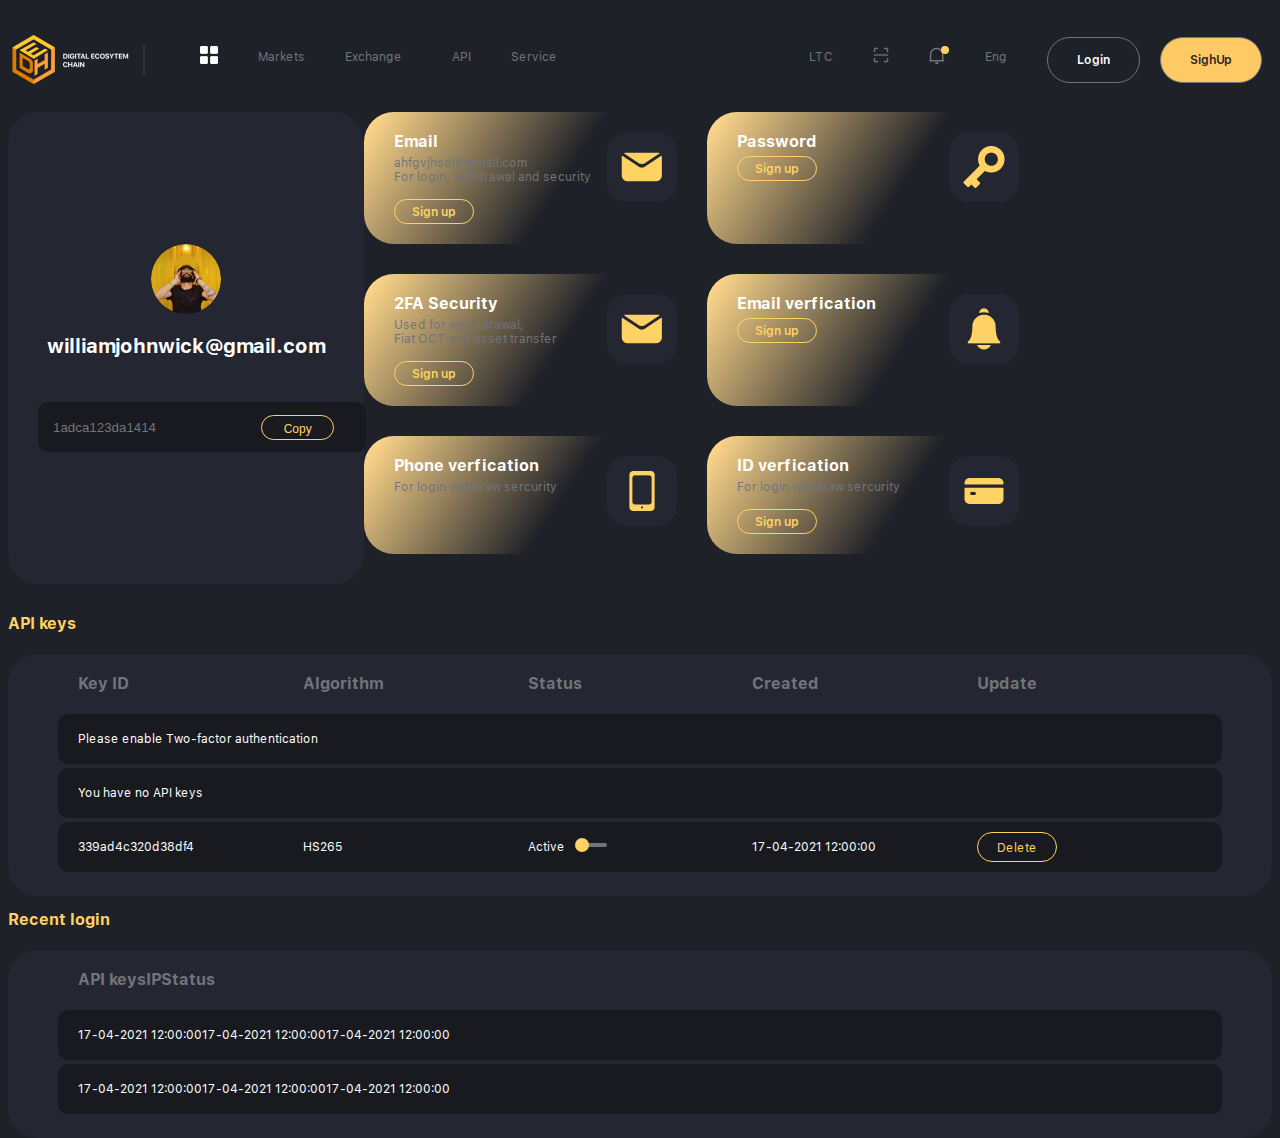
<file: profile.html>
<!doctype html>
<html lang="en">

<head>
    <!-- Required meta tags -->
    <meta charset="utf-8">
    <meta name="viewport" content="width=device-width, initial-scale=1">

    <!-- Bootstrap CSS -->
    <link href="https://cdn.jsdelivr.net/npm/bootstrap@5.0.0/dist/css/bootstrap.min.css" rel="stylesheet"
        integrity="sha384-wEmeIV1mKuiNpC+IOBjI7aAzPcEZeedi5yW5f2yOq55WWLwNGmvvx4Um1vskeMj0" crossorigin="anonymous">
    <link rel="stylesheet" href="./font/SF_font/stylesheet.css">
    <link rel="stylesheet" href="https://pro.fontawesome.com/releases/v5.10.0/css/all.css"
        integrity="sha384-AYmEC3Yw5cVb3ZcuHtOA93w35dYTsvhLPVnYs9eStHfGJvOvKxVfELGroGkvsg+p" crossorigin="anonymous" />
    <link rel="stylesheet" href="./js/slick-1.8.1/slick/slick.css">
    <link rel="stylesheet" href="./js/slick-1.8.1/slick/slick-theme.css">
    <link rel="stylesheet" href="./css/style.css">
    <title>Profile</title>
</head>

<body class="page">
    <div class="header header-page">
        <nav class="navigation">
            <div class="container container-custom">
                <div class="navigation-wrap">
                    <div class="navigation-right">
                        <a href="./index.html" class="logo">
                            <img src="./img/logo.png" alt="logo">
                        </a>
                        <ul class="menu main-menu">
                            <li class="menu-item menu-has-children menu-app">
                                <a href="#" class="menu-link">
                                    <img src="./img/icon-app.png" alt="app">
                                </a>
                                <ul class="submenu">
                                    <li class="menu-item">
                                        <a href="#" class="menu-link">
                                            DEH coin group
                                        </a>
                                    </li>
                                    <li class="menu-item">
                                        <a href="#" class="menu-link">
                                            DEH touch
                                        </a>
                                    </li>
                                    <li class="menu-item">
                                        <a href="#" class="menu-link">
                                            DEH coinex
                                        </a>
                                    </li>
                                    <li class="menu-item">
                                        <a href="#" class="menu-link">
                                            DEH coin news
                                        </a>
                                    </li>
                                    <li class="menu-item">
                                        <a href="#" class="menu-link">
                                            DEH coin trading
                                        </a>
                                    </li>
                                    <li class="menu-item">
                                        <a href="#" class="menu-link">
                                            DEH car
                                        </a>
                                    </li>
                                </ul>
                            </li>
                            <li class="menu-item">
                                <a href="#" class="menu-link">
                                    Markets
                                </a>
                            </li>
                            <li class="menu-item menu-has-children menu-has-children-large">
                                <a href="#" class="menu-link">
                                    Exchange
                                </a>
                                <ul class="submenu">
                                    <li class="menu-item">
                                        <a href="#" class="menu-link">
                                            Exchange
                                        </a>
                                        <p class="menu-desc">
                                            Fast & smooth token trading
                                        </p>
                                    </li>
                                    <li class="menu-item">
                                        <a href="#" class="menu-link">
                                            Futures
                                        </a>
                                        <p class="menu-desc">
                                            Perpetutal contracts, two-way positions
                                        </p>
                                    </li>
                                </ul>
                            </li>
                            <li class="menu-item">
                                <a href="#" class="menu-link">
                                    API
                                </a>
                            </li>
                            <li class="menu-item menu-has-children menu-has-children-large">
                                <a href="#" class="menu-link">
                                    Service
                                </a>
                                <ul class="submenu">
                                    <li class="menu-item">
                                        <a href="#" class="menu-link">
                                            Exchange
                                        </a>
                                        <p class="menu-desc">
                                            Fast & smooth token trading
                                        </p>
                                    </li>
                                    <li class="menu-item">
                                        <a href="#" class="menu-link">
                                            Futures
                                        </a>
                                        <p class="menu-desc">
                                            Perpetutal contracts, two-way positions
                                        </p>
                                    </li>
                                </ul>
                            </li>
                        </ul>
                    </div>

                    <div class="navigation-left">
                        <ul class="menu menu-actions">
                            <li class="menu-item">
                                <a href="#" class="menu-link">LTC</a>
                            </li>
                            <li class="menu-item menu-has-children menu-sub-right  menu-qr sub-no-icon">
                                <a href="#" class="menu-link">
                                    <svg width="16" height="16" viewBox="0 0 16 16" fill="none"
                                        xmlns="http://www.w3.org/2000/svg">
                                        <path
                                            d="M13.4868 0.85H11.5273C11.218 0.85 10.9672 1.1008 10.9672 1.41016C10.9672 1.71951 11.218 1.97031 11.5273 1.97031H13.4868C13.786 1.97031 14.0297 2.214 14.0297 2.51323V4.47266C14.0297 4.78201 14.2805 5.03281 14.5898 5.03281C14.8992 5.03281 15.15 4.78201 15.15 4.47266V2.51323C15.15 1.59599 14.404 0.85 13.4868 0.85Z"
                                            fill="#72747C" stroke="#72747C" stroke-width="0.3" />
                                        <path
                                            d="M1.41016 5.03281C1.71951 5.03281 1.97031 4.78201 1.97031 4.47266V2.51323C1.97031 2.214 2.214 1.97031 2.5132 1.97031H4.47266C4.78201 1.97031 5.03281 1.71951 5.03281 1.41016C5.03281 1.1008 4.78201 0.85 4.47266 0.85H2.5132C1.59599 0.85 0.85 1.59599 0.85 2.51323V4.47266C0.85 4.78201 1.1008 5.03281 1.41016 5.03281Z"
                                            fill="#72747C" stroke="#72747C" stroke-width="0.3" />
                                        <path
                                            d="M4.47266 14.0297H2.5132C2.214 14.0297 1.97031 13.786 1.97031 13.4868V11.5273C1.97031 11.218 1.71951 10.9672 1.41016 10.9672C1.1008 10.9672 0.85 11.218 0.85 11.5273V13.4868C0.85 14.404 1.59599 15.15 2.5132 15.15H4.47266C4.78201 15.15 5.03281 14.8992 5.03281 14.5898C5.03281 14.2805 4.78201 14.0297 4.47266 14.0297Z"
                                            fill="#72747C" stroke="#72747C" stroke-width="0.3" />
                                        <path
                                            d="M14.5898 10.9672C14.2805 10.9672 14.0297 11.218 14.0297 11.5273V13.4868C14.0297 13.786 13.786 14.0297 13.4868 14.0297H11.5273C11.218 14.0297 10.9672 14.2805 10.9672 14.5898C10.9672 14.8992 11.218 15.15 11.5273 15.15H13.4868C14.404 15.15 15.15 14.404 15.15 13.4868V11.5273C15.15 11.218 14.8992 10.9672 14.5898 10.9672Z"
                                            fill="#72747C" stroke="#72747C" stroke-width="0.3" />
                                        <path
                                            d="M0.877344 8C0.877344 8.30936 1.12814 8.56016 1.4375 8.56016H14.5625C14.8719 8.56016 15.1227 8.30936 15.1227 8C15.1227 7.69064 14.8719 7.43984 14.5625 7.43984H1.4375C1.12814 7.43984 0.877344 7.69064 0.877344 8Z"
                                            fill="#72747C" stroke="#72747C" stroke-width="0.3" />
                                    </svg>
                                </a>
                                <ul class="submenu">
                                    <li class="menu-item qr-content">
                                        <div class="qr-img">
                                            <img src="./img/qr-code.png" alt="qr-code">
                                        </div>
                                        <div class="qr-desc">Scan to download APP IOS & Android</div>
                                        <a href="#" class="qr-link">View all</a>
                                    </li>
                                </ul>
                            </li>
                            <li class="menu-item menu-has-children menu-notice menu-sub-right sub-no-icon">
                                <a href="#" class="menu-link notice-active">
                                    <svg width="16" height="17" viewBox="0 0 16 17" fill="none"
                                        xmlns="http://www.w3.org/2000/svg">
                                        <path
                                            d="M14.555 12.9479H14.4386V7.61492C14.4386 3.86089 11.3925 0.814816 7.63848 0.814816C3.88444 0.814816 0.838369 3.86089 0.838369 7.61492V12.9479H0.721929C0.321375 12.9479 0 13.2693 0 13.6698C0 14.0704 0.321375 14.3917 0.721929 14.3917H14.555C14.9556 14.3917 15.277 14.0704 15.277 13.6698C15.277 13.2693 14.9556 12.9479 14.555 12.9479ZM12.9714 12.9479H2.30552V7.67081C2.30552 4.72721 4.69487 2.33785 7.63848 2.33785C10.5821 2.33785 12.9714 4.72721 12.9714 7.67081V12.9479Z"
                                            fill="#72747C" />
                                        <path
                                            d="M8.6399 15.1835H6.96317C6.46014 15.1835 6.05493 15.5887 6.05493 16.0918C6.05493 16.5948 6.46014 17 6.96317 17H8.6399C9.14293 17 9.54814 16.5948 9.54814 16.0918C9.54814 15.5887 9.14293 15.1835 8.6399 15.1835Z"
                                            fill="#72747C" />
                                    </svg>

                                </a>
                                <ul class="submenu">
                                    <li class="menu-item">
                                        <a href="#" class="menu-link">DEH Coin Group listed ETH</a>
                                    </li>
                                    <li class="menu-item">
                                        <a href="#" class="menu-link">DEH Coin Group listed ETH</a>
                                    </li>
                                    <li class="menu-item">
                                        <a href="#" class="menu-link">DEH Coin Group listed ETH</a>
                                    </li>
                                    <li class="menu-item">
                                        <a href="#" class="menu-link">DEH Coin Group listed ETH</a>
                                    </li>
                                    <li class="menu-item">
                                        <a href="#" class="menu-link">DEH Coin Group listed ETH</a>
                                    </li>
                                    <li class="menu-item">
                                        <a href="#" class="menu-link">DEH Coin Group listed ETH</a>
                                    </li>
                                    <li class="menu-item notice-more">
                                        <a href="#" class="menu-link">More</a>
                                    </li>
                                </ul>
                            </li>
                            <li class="menu-item menu-has-children menu-sub-right  menu-lang">
                                <a href="#" class="menu-link">
                                    Eng
                                </a>
                                <ul class="submenu">
                                    <li class="menu-item">
                                        <a href="#" class="menu-link">
                                            <img src="./img/eng.png" alt="eng">
                                            <span>English</span>
                                        </a>
                                    </li>
                                    <li class="menu-item">
                                        <a href="#" class="menu-link">
                                            <img src="./img/chi.png" alt="chi">
                                            <span>Chinese</span>
                                        </a>
                                    </li>
                                    <li class="menu-item">
                                        <a href="#" class="menu-link">
                                            <img src="./img/eng.png" alt="eng">
                                            <span>English</span>
                                        </a>
                                    </li>
                                    <li class="menu-item">
                                        <a href="#" class="menu-link">
                                            <img src="./img/eng.png" alt="eng">
                                            <span>English</span>
                                        </a>
                                    </li>
                                    <li class="menu-item">
                                        <a href="#" class="menu-link">
                                            <img src="./img/eng.png" alt="eng">
                                            <span>English</span>
                                        </a>
                                    </li>
                                </ul>
                            </li>
                        </ul>
                        <ul class="menu menu-profile not-login">
                            <li class="menu-item">
                                <a href="#" class="menu-link">
                                    Login
                                </a>
                            </li>
                            <li class="menu-item">
                                <a href="#" class="menu-link active">
                                    SighUp
                                </a>
                            </li>
                        </ul>
                    </div>
                </div>
            </div>
        </nav>
    </div>

    <main>
        <div class="block block-profile">
            <div class="block-content">
                <div class="container container-custom">
                    <div class="row">
                        <div class="col-md-10 mx-auto">
                            <div class="profile-wrap">
                                <div class="profile-meta">
                                    <div class="profile-ava">
                                        <img src="./img/ava.png" alt="ava">
                                    </div>
                                    <div class="profile-mail">
                                        williamjohnwick@gmail.com
                                    </div>
                                    <div class="profile-code">
                                        <div class="profile-code-wrap">
                                            <input type="text" name="code" class="profile-input"
                                                placeholder="1adca123da1414">
                                            <button class="btn-coppy">Copy</button>
                                        </div>
                                    </div>
                                </div>
                                <div class="profile-actions">
                                    <div class="profile-action-item">
                                        <div class="action-meta">
                                            <div class="action-title">Email</div>
                                            <div class="action-desc">
                                                <p>ahfgvjhsdj@gmail.com</p>
                                                <p>For login, withdrawal and security</p>
                                            </div>
                                            <a href="#" class="action-btn">Sign up</a>
                                        </div>
                                        <div class="action-icon">
                                            <img src="./img/i-email.png" alt="icon">
                                        </div>
                                    </div>
                                    <div class="profile-action-item">
                                        <div class="action-meta">
                                            <div class="action-title">Password</div>
                                            <a href="#" class="action-btn">Sign up</a>
                                        </div>
                                        <div class="action-icon">
                                            <img src="./img/i-key.png" alt="icon">
                                        </div>
                                    </div>
                                    <div class="profile-action-item">
                                        <div class="action-meta">
                                            <div class="action-title">2FA Security</div>
                                            <div class="action-desc">
                                                <p>Used for wwithdrawal,</p>
                                                <p>Fiat OCT and asset transfer</p>
                                            </div>
                                            <a href="#" class="action-btn">Sign up</a>
                                        </div>
                                        <div class="action-icon">
                                            <img src="./img/i-email.png" alt="icon">
                                        </div>
                                    </div>
                                    <div class="profile-action-item">
                                        <div class="action-meta">
                                            <div class="action-title">Email verfication </div>
                                            <a href="#" class="action-btn">Sign up</a>
                                        </div>
                                        <div class="action-icon">
                                            <img src="./img/i-notice.png" alt="icon">
                                        </div>
                                    </div>
                                    <div class="profile-action-item">
                                        <div class="action-meta">
                                            <div class="action-title">Phone verfication</div>
                                            <div class="action-desc">
                                                <p>For login withdraw sercurity</p>
                                            </div>
                                        </div>
                                        <div class="action-icon">
                                            <img src="./img/i-phone.png" alt="icon">
                                        </div>
                                    </div>
                                    <div class="profile-action-item">
                                        <div class="action-meta">
                                            <div class="action-title">ID verfication</div>
                                            <div class="action-desc">
                                                <p>For login withdraw sercurity</p>
                                            </div>
                                            <a href="#" class="action-btn">Sign up</a>
                                        </div>
                                        <div class="action-icon">
                                            <img src="./img/i-card.png" alt="icon">
                                        </div>
                                    </div>
                                </div>
                            </div>

                            <div class="profile-table">
                                <div class="profile-table-label">API keys</div>
                                <div class="profile-table-inner">
                                    <div class="profile-table-content">
                                        <div class="profile-table-header">
                                            <div class="profile-header-item" style="width: 20%">Key ID</div>
                                            <div class="profile-header-item" style="width: 20%">Algorithm</div>
                                            <div class="profile-header-item" style="width: 20%">Status</div>
                                            <div class="profile-header-item" style="width: 20%">Created</div>
                                            <div class="profile-header-item" style="width: 20%">Update</div>
                                        </div>
                                        <div class="profile-table-body">
                                            <div class="profile-body-item">
                                                <div class="profile-body-col">
                                                    Please enable Two-factor authentication
                                                </div>
                                            </div>
                                            <div class="profile-body-item">
                                                <div class="profile-body-col">
                                                    You have no API keys
                                                </div>
                                            </div>
                                            <div class="profile-body-item">
                                                <div class="profile-body-col" style="width: 20%">
                                                    339ad4c320d38df4
                                                </div>
                                                <div class="profile-body-col" style="width: 20%">
                                                    HS265
                                                </div>
                                                <div class="profile-body-col" style="width: 20%">
                                                    Active
                                                    <label class="switch">
                                                        <input type="checkbox">
                                                        <span class="slider"></span>
                                                    </label>
                                                </div>
                                                <div class="profile-body-col" style="width: 20%">
                                                    17-04-2021 12:00:00
                                                </div>
                                                <div class="profile-body-col" style="width: 20%">
                                                    <a href="#" class="profile-btn">Delete</a>
                                                </div>
                                            </div>
                                        </div>
                                    </div>
                                </div>
                            </div>

                            <div class="profile-table">
                                <div class="profile-table-label">Recent login</div>
                                <div class="profile-table-inner">
                                    <div class="profile-table-content">
                                        <div class="profile-table-header">
                                            <div class="profile-header-item">API keys</div>
                                            <div class="profile-header-item">IP</div>
                                            <div class="profile-header-item">Status</div>
                                        </div>
                                        <div class="profile-table-body">
                                            <div class="profile-body-item">
                                                <div class="profile-body-col">
                                                    17-04-2021 12:00:00
                                                </div>
                                                <div class="profile-body-col">
                                                    17-04-2021 12:00:00
                                                </div>
                                                <div class="profile-body-col">
                                                    17-04-2021 12:00:00
                                                </div>
                                            </div>
                                            <div class="profile-body-item">
                                                <div class="profile-body-col">
                                                    17-04-2021 12:00:00
                                                </div>
                                                <div class="profile-body-col">
                                                    17-04-2021 12:00:00
                                                </div>
                                                <div class="profile-body-col">
                                                    17-04-2021 12:00:00
                                                </div>
                                            </div>
                                        </div>
                                    </div>
                                </div>
                            </div>
                        </div>
                    </div>
                </div>
            </div>
        </div>
    </main>

    <script src="https://code.jquery.com/jquery-3.6.0.min.js"
        integrity="sha256-/xUj+3OJU5yExlq6GSYGSHk7tPXikynS7ogEvDej/m4=" crossorigin="anonymous"></script>
    <script src="https://cdn.jsdelivr.net/npm/bootstrap@5.0.0/dist/js/bootstrap.bundle.min.js"
        integrity="sha384-p34f1UUtsS3wqzfto5wAAmdvj+osOnFyQFpp4Ua3gs/ZVWx6oOypYoCJhGGScy+8"
        crossorigin="anonymous"></script>
</body>

</html>
</file>
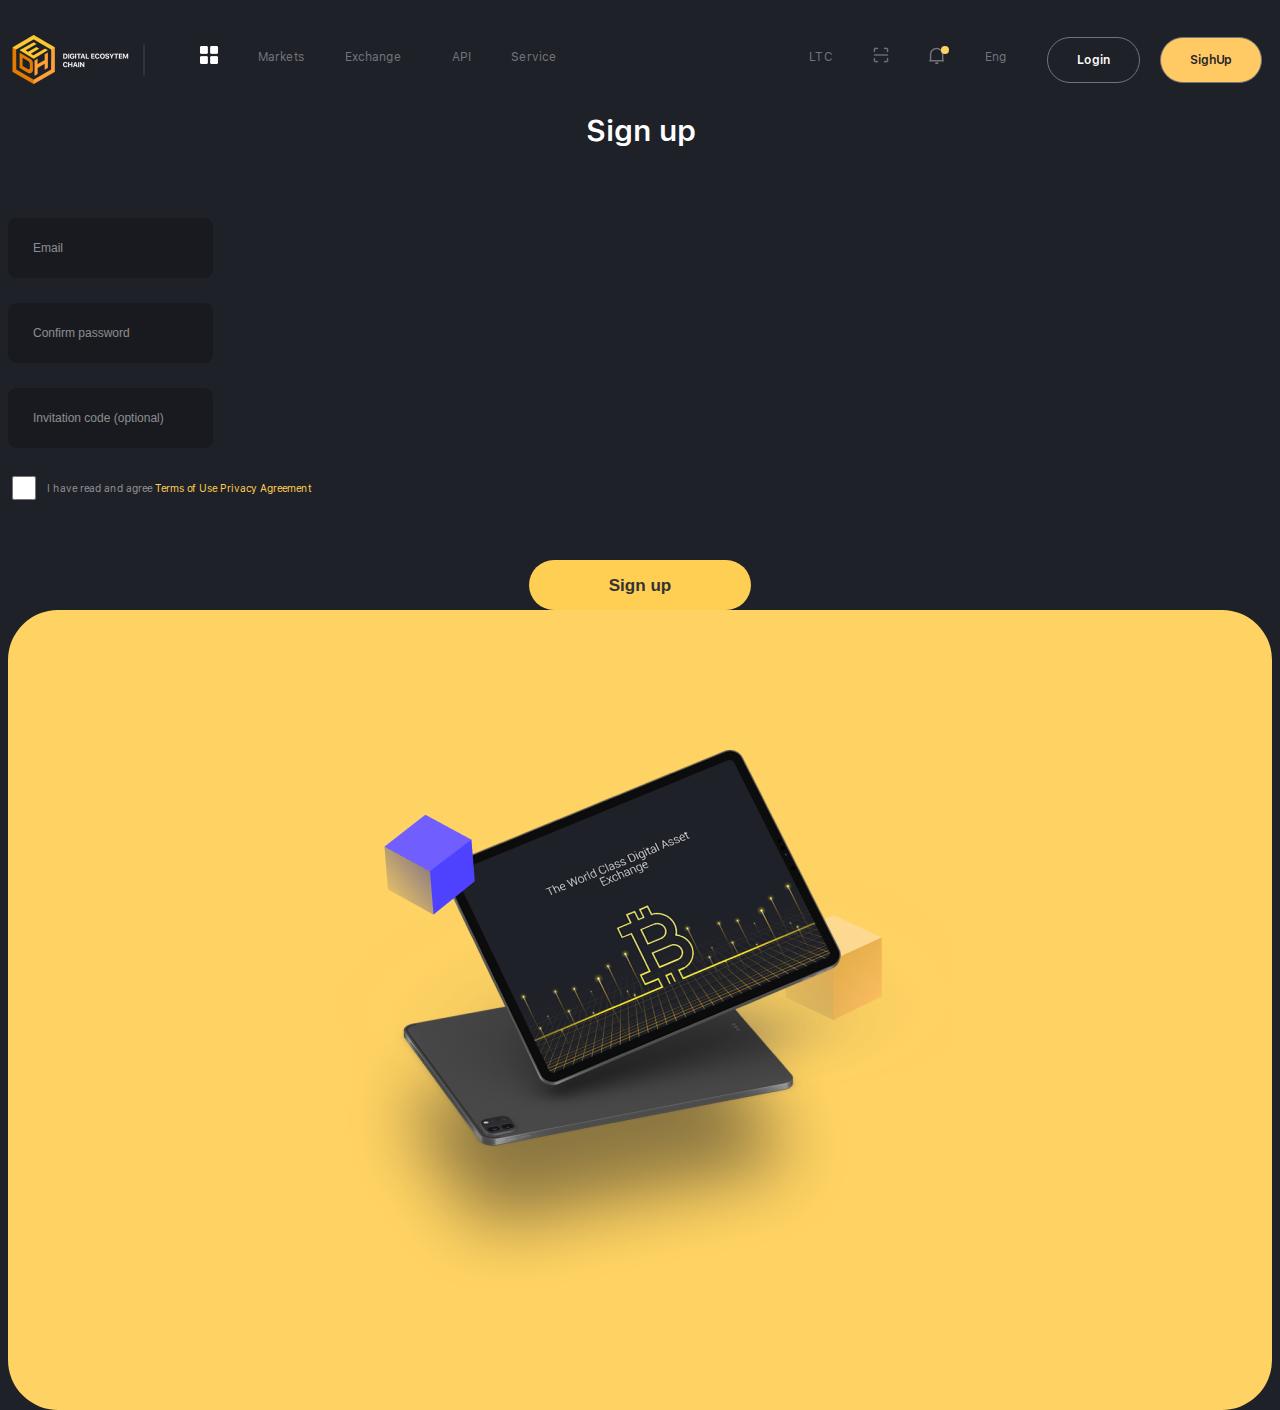
<file: register.html>
<!doctype html>
<html lang="en">

<head>
    <!-- Required meta tags -->
    <meta charset="utf-8">
    <meta name="viewport" content="width=device-width, initial-scale=1">

    <!-- Bootstrap CSS -->
    <link href="https://cdn.jsdelivr.net/npm/bootstrap@5.0.0/dist/css/bootstrap.min.css" rel="stylesheet"
        integrity="sha384-wEmeIV1mKuiNpC+IOBjI7aAzPcEZeedi5yW5f2yOq55WWLwNGmvvx4Um1vskeMj0" crossorigin="anonymous">
    <link rel="stylesheet" href="./font/SF_font/stylesheet.css">
    <link rel="stylesheet" href="https://pro.fontawesome.com/releases/v5.10.0/css/all.css"
        integrity="sha384-AYmEC3Yw5cVb3ZcuHtOA93w35dYTsvhLPVnYs9eStHfGJvOvKxVfELGroGkvsg+p" crossorigin="anonymous" />
    <link rel="stylesheet" href="./js/slick-1.8.1/slick/slick.css">
    <link rel="stylesheet" href="./js/slick-1.8.1/slick/slick-theme.css">
    <link rel="stylesheet" href="./css/style.css">
    <title>Register</title>
</head>

<body class="page">
    <div class="header header-page">
        <nav class="navigation">
            <div class="container container-custom">
                <div class="navigation-wrap">
                    <div class="navigation-right">
                        <a href="./index.html" class="logo">
                            <img src="./img/logo.png" alt="logo">
                        </a>
                        <ul class="menu main-menu">
                            <li class="menu-item menu-has-children menu-app">
                                <a href="#" class="menu-link">
                                    <img src="./img/icon-app.png" alt="app">
                                </a>
                                <ul class="submenu">
                                    <li class="menu-item">
                                        <a href="#" class="menu-link">
                                            DEH coin group
                                        </a>
                                    </li>
                                    <li class="menu-item">
                                        <a href="#" class="menu-link">
                                            DEH touch
                                        </a>
                                    </li>
                                    <li class="menu-item">
                                        <a href="#" class="menu-link">
                                            DEH coinex
                                        </a>
                                    </li>
                                    <li class="menu-item">
                                        <a href="#" class="menu-link">
                                            DEH coin news
                                        </a>
                                    </li>
                                    <li class="menu-item">
                                        <a href="#" class="menu-link">
                                            DEH coin trading
                                        </a>
                                    </li>
                                    <li class="menu-item">
                                        <a href="#" class="menu-link">
                                            DEH car
                                        </a>
                                    </li>
                                </ul>
                            </li>
                            <li class="menu-item">
                                <a href="#" class="menu-link">
                                    Markets
                                </a>
                            </li>
                            <li class="menu-item menu-has-children menu-has-children-large">
                                <a href="#" class="menu-link">
                                    Exchange
                                </a>
                                <ul class="submenu">
                                    <li class="menu-item">
                                        <a href="#" class="menu-link">
                                            Exchange
                                        </a>
                                        <p class="menu-desc">
                                            Fast & smooth token trading
                                        </p>
                                    </li>
                                    <li class="menu-item">
                                        <a href="#" class="menu-link">
                                            Futures
                                        </a>
                                        <p class="menu-desc">
                                            Perpetutal contracts, two-way positions
                                        </p>
                                    </li>
                                </ul>
                            </li>
                            <li class="menu-item">
                                <a href="#" class="menu-link">
                                    API
                                </a>
                            </li>
                            <li class="menu-item menu-has-children menu-has-children-large">
                                <a href="#" class="menu-link">
                                    Service
                                </a>
                                <ul class="submenu">
                                    <li class="menu-item">
                                        <a href="#" class="menu-link">
                                            Exchange
                                        </a>
                                        <p class="menu-desc">
                                            Fast & smooth token trading
                                        </p>
                                    </li>
                                    <li class="menu-item">
                                        <a href="#" class="menu-link">
                                            Futures
                                        </a>
                                        <p class="menu-desc">
                                            Perpetutal contracts, two-way positions
                                        </p>
                                    </li>
                                </ul>
                            </li>
                        </ul>
                    </div>

                    <div class="navigation-left">
                        <ul class="menu menu-actions">
                            <li class="menu-item">
                                <a href="#" class="menu-link">LTC</a>
                            </li>
                            <li class="menu-item menu-has-children menu-sub-right  menu-qr sub-no-icon">
                                <a href="#" class="menu-link">
                                    <svg width="16" height="16" viewBox="0 0 16 16" fill="none"
                                        xmlns="http://www.w3.org/2000/svg">
                                        <path
                                            d="M13.4868 0.85H11.5273C11.218 0.85 10.9672 1.1008 10.9672 1.41016C10.9672 1.71951 11.218 1.97031 11.5273 1.97031H13.4868C13.786 1.97031 14.0297 2.214 14.0297 2.51323V4.47266C14.0297 4.78201 14.2805 5.03281 14.5898 5.03281C14.8992 5.03281 15.15 4.78201 15.15 4.47266V2.51323C15.15 1.59599 14.404 0.85 13.4868 0.85Z"
                                            fill="#72747C" stroke="#72747C" stroke-width="0.3" />
                                        <path
                                            d="M1.41016 5.03281C1.71951 5.03281 1.97031 4.78201 1.97031 4.47266V2.51323C1.97031 2.214 2.214 1.97031 2.5132 1.97031H4.47266C4.78201 1.97031 5.03281 1.71951 5.03281 1.41016C5.03281 1.1008 4.78201 0.85 4.47266 0.85H2.5132C1.59599 0.85 0.85 1.59599 0.85 2.51323V4.47266C0.85 4.78201 1.1008 5.03281 1.41016 5.03281Z"
                                            fill="#72747C" stroke="#72747C" stroke-width="0.3" />
                                        <path
                                            d="M4.47266 14.0297H2.5132C2.214 14.0297 1.97031 13.786 1.97031 13.4868V11.5273C1.97031 11.218 1.71951 10.9672 1.41016 10.9672C1.1008 10.9672 0.85 11.218 0.85 11.5273V13.4868C0.85 14.404 1.59599 15.15 2.5132 15.15H4.47266C4.78201 15.15 5.03281 14.8992 5.03281 14.5898C5.03281 14.2805 4.78201 14.0297 4.47266 14.0297Z"
                                            fill="#72747C" stroke="#72747C" stroke-width="0.3" />
                                        <path
                                            d="M14.5898 10.9672C14.2805 10.9672 14.0297 11.218 14.0297 11.5273V13.4868C14.0297 13.786 13.786 14.0297 13.4868 14.0297H11.5273C11.218 14.0297 10.9672 14.2805 10.9672 14.5898C10.9672 14.8992 11.218 15.15 11.5273 15.15H13.4868C14.404 15.15 15.15 14.404 15.15 13.4868V11.5273C15.15 11.218 14.8992 10.9672 14.5898 10.9672Z"
                                            fill="#72747C" stroke="#72747C" stroke-width="0.3" />
                                        <path
                                            d="M0.877344 8C0.877344 8.30936 1.12814 8.56016 1.4375 8.56016H14.5625C14.8719 8.56016 15.1227 8.30936 15.1227 8C15.1227 7.69064 14.8719 7.43984 14.5625 7.43984H1.4375C1.12814 7.43984 0.877344 7.69064 0.877344 8Z"
                                            fill="#72747C" stroke="#72747C" stroke-width="0.3" />
                                    </svg>
                                </a>
                                <ul class="submenu">
                                    <li class="menu-item qr-content">
                                        <div class="qr-img">
                                            <img src="./img/qr-code.png" alt="qr-code">
                                        </div>
                                        <div class="qr-desc">Scan to download APP IOS & Android</div>
                                        <a href="#" class="qr-link">View all</a>
                                    </li>
                                </ul>
                            </li>
                            <li class="menu-item menu-has-children menu-notice menu-sub-right sub-no-icon">
                                <a href="#" class="menu-link notice-active">
                                    <svg width="16" height="17" viewBox="0 0 16 17" fill="none"
                                        xmlns="http://www.w3.org/2000/svg">
                                        <path
                                            d="M14.555 12.9479H14.4386V7.61492C14.4386 3.86089 11.3925 0.814816 7.63848 0.814816C3.88444 0.814816 0.838369 3.86089 0.838369 7.61492V12.9479H0.721929C0.321375 12.9479 0 13.2693 0 13.6698C0 14.0704 0.321375 14.3917 0.721929 14.3917H14.555C14.9556 14.3917 15.277 14.0704 15.277 13.6698C15.277 13.2693 14.9556 12.9479 14.555 12.9479ZM12.9714 12.9479H2.30552V7.67081C2.30552 4.72721 4.69487 2.33785 7.63848 2.33785C10.5821 2.33785 12.9714 4.72721 12.9714 7.67081V12.9479Z"
                                            fill="#72747C" />
                                        <path
                                            d="M8.6399 15.1835H6.96317C6.46014 15.1835 6.05493 15.5887 6.05493 16.0918C6.05493 16.5948 6.46014 17 6.96317 17H8.6399C9.14293 17 9.54814 16.5948 9.54814 16.0918C9.54814 15.5887 9.14293 15.1835 8.6399 15.1835Z"
                                            fill="#72747C" />
                                    </svg>

                                </a>
                                <ul class="submenu">
                                    <li class="menu-item">
                                        <a href="#" class="menu-link">DEH Coin Group listed ETH</a>
                                    </li>
                                    <li class="menu-item">
                                        <a href="#" class="menu-link">DEH Coin Group listed ETH</a>
                                    </li>
                                    <li class="menu-item">
                                        <a href="#" class="menu-link">DEH Coin Group listed ETH</a>
                                    </li>
                                    <li class="menu-item">
                                        <a href="#" class="menu-link">DEH Coin Group listed ETH</a>
                                    </li>
                                    <li class="menu-item">
                                        <a href="#" class="menu-link">DEH Coin Group listed ETH</a>
                                    </li>
                                    <li class="menu-item">
                                        <a href="#" class="menu-link">DEH Coin Group listed ETH</a>
                                    </li>
                                    <li class="menu-item notice-more">
                                        <a href="#" class="menu-link">More</a>
                                    </li>
                                </ul>
                            </li>
                            <li class="menu-item menu-has-children menu-sub-right  menu-lang">
                                <a href="#" class="menu-link">
                                    Eng
                                </a>
                                <ul class="submenu">
                                    <li class="menu-item">
                                        <a href="#" class="menu-link">
                                            <img src="./img/eng.png" alt="eng">
                                            <span>English</span>
                                        </a>
                                    </li>
                                    <li class="menu-item">
                                        <a href="#" class="menu-link">
                                            <img src="./img/chi.png" alt="chi">
                                            <span>Chinese</span>
                                        </a>
                                    </li>
                                    <li class="menu-item">
                                        <a href="#" class="menu-link">
                                            <img src="./img/eng.png" alt="eng">
                                            <span>English</span>
                                        </a>
                                    </li>
                                    <li class="menu-item">
                                        <a href="#" class="menu-link">
                                            <img src="./img/eng.png" alt="eng">
                                            <span>English</span>
                                        </a>
                                    </li>
                                    <li class="menu-item">
                                        <a href="#" class="menu-link">
                                            <img src="./img/eng.png" alt="eng">
                                            <span>English</span>
                                        </a>
                                    </li>
                                </ul>
                            </li>
                        </ul>
                        <ul class="menu menu-profile not-login">
                            <li class="menu-item">
                                <a href="#" class="menu-link">
                                    Login
                                </a>
                            </li>
                            <li class="menu-item">
                                <a href="#" class="menu-link active">
                                    SighUp
                                </a>
                            </li>
                        </ul>
                    </div>
                </div>
            </div>
        </nav>
    </div>

    <main>
        <div class="block block-auth">
            <div class="block-content">
                <div class="container container-custom">
                    <div class="row">
                        <div class="col-md-10 mx-auto">
                            <div class="row d-flex align-items-center">
                                <div class="col-md-5 me-auto">
                                    <form action="" class="form-auth form-resgister">
                                        <div class="form-title">Sign up</div>
                                        <div class="form-group">
                                            <input type="email" name="email" class="form-control" placeholder="Email">
                                        </div>
                                        <div class="form-group">
                                            <input type="password" name="cpassword" class="form-control"
                                                placeholder="Confirm password">
                                        </div>
                                        <div class="form-group">
                                            <input type="text" name="code" class="form-control"
                                                placeholder="Invitation code (optional)">
                                        </div>
                                        <div class="form-group form-term">
                                            <input type="checkbox" class="form-check-input" id="exampleCheck1">
                                            <label class="form-check-label" for="exampleCheck1">
                                                I have read and agree <a href="#">Terms of Use Privacy Agreement</a>
                                            </label>
                                        </div>
                                        <div class="form-group">
                                            <button type="submit" class="form-submit">
                                                Sign up
                                            </button>
                                        </div>
                                    </form>
                                </div>

                                <div class="col-md-6">
                                    <div class="auth-img">
                                        <img src="./img/login-img.png" alt="img" class="img-fluid">
                                    </div>
                                </div>
                            </div>
                        </div>
                    </div>
                </div>
            </div>
        </div>
    </main>

    <script src="https://code.jquery.com/jquery-3.6.0.min.js"
        integrity="sha256-/xUj+3OJU5yExlq6GSYGSHk7tPXikynS7ogEvDej/m4=" crossorigin="anonymous"></script>
    <script src="https://cdn.jsdelivr.net/npm/bootstrap@5.0.0/dist/js/bootstrap.bundle.min.js"
        integrity="sha384-p34f1UUtsS3wqzfto5wAAmdvj+osOnFyQFpp4Ua3gs/ZVWx6oOypYoCJhGGScy+8"
        crossorigin="anonymous"></script>
</body>

</html>
</file>
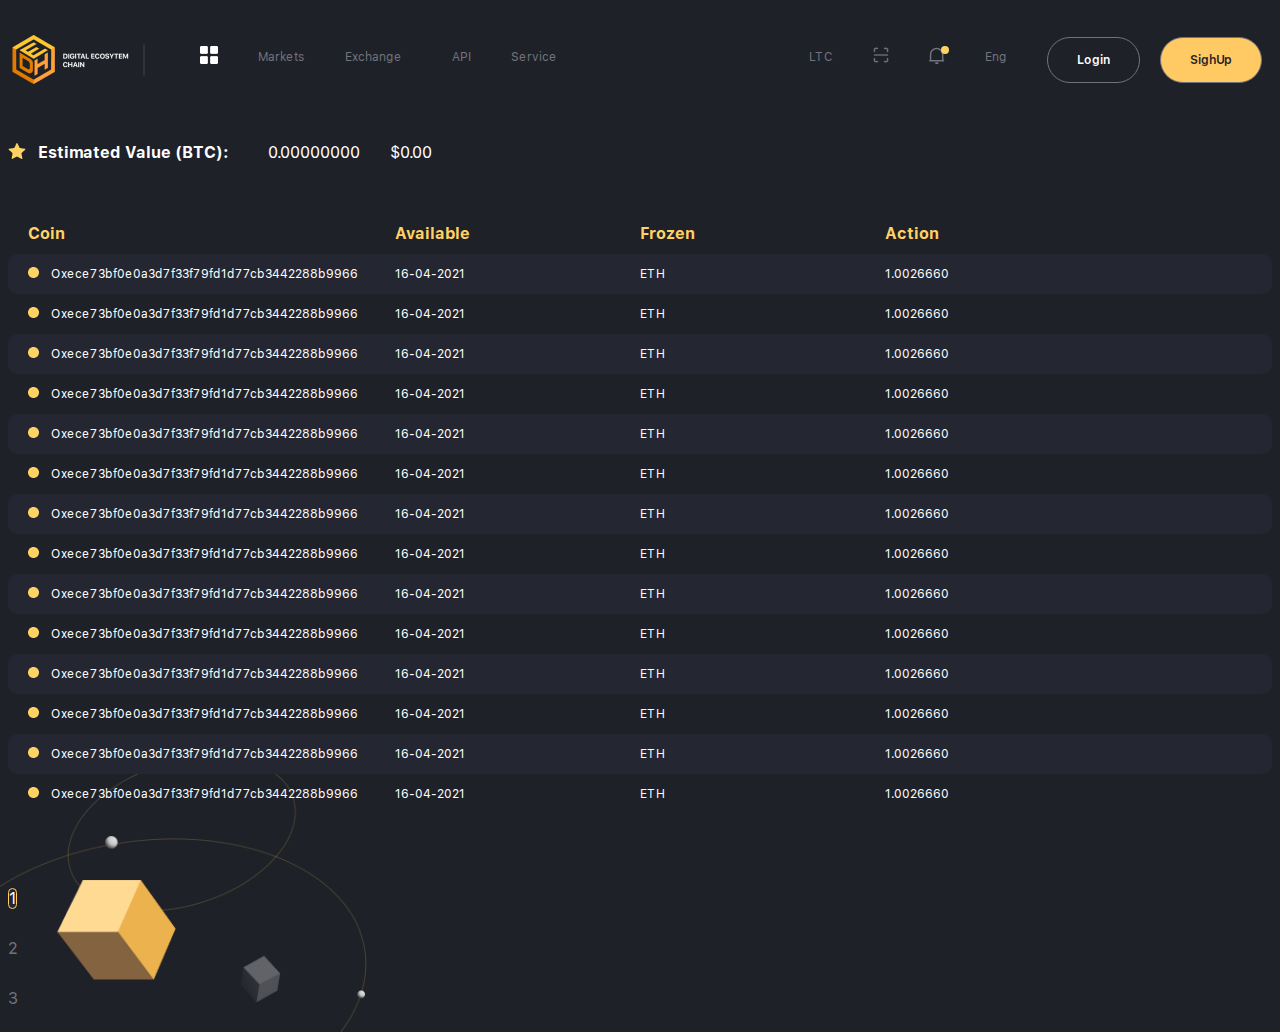
<file: wallet.html>
<!doctype html>
<html lang="en">

<head>
    <!-- Required meta tags -->
    <meta charset="utf-8">
    <meta name="viewport" content="width=device-width, initial-scale=1">

    <!-- Bootstrap CSS -->
    <link href="https://cdn.jsdelivr.net/npm/bootstrap@5.0.0/dist/css/bootstrap.min.css" rel="stylesheet"
        integrity="sha384-wEmeIV1mKuiNpC+IOBjI7aAzPcEZeedi5yW5f2yOq55WWLwNGmvvx4Um1vskeMj0" crossorigin="anonymous">
    <link rel="stylesheet" href="./font/SF_font/stylesheet.css">
    <link rel="stylesheet" href="https://pro.fontawesome.com/releases/v5.10.0/css/all.css"
        integrity="sha384-AYmEC3Yw5cVb3ZcuHtOA93w35dYTsvhLPVnYs9eStHfGJvOvKxVfELGroGkvsg+p" crossorigin="anonymous" />
    <link rel="stylesheet" href="./js/slick-1.8.1/slick/slick.css">
    <link rel="stylesheet" href="./js/slick-1.8.1/slick/slick-theme.css">
    <link rel="stylesheet" href="./css/style.css">
    <title>Wallet</title>
</head>

<body class="page page-bg-img">
    <div class="header header-page">
        <nav class="navigation">
            <div class="container container-custom">
                <div class="navigation-wrap">
                    <div class="navigation-right">
                        <a href="./index.html" class="logo">
                            <img src="./img/logo.png" alt="logo">
                        </a>
                        <ul class="menu main-menu">
                            <li class="menu-item menu-has-children menu-app">
                                <a href="#" class="menu-link">
                                    <img src="./img/icon-app.png" alt="app">
                                </a>
                                <ul class="submenu">
                                    <li class="menu-item">
                                        <a href="#" class="menu-link">
                                            DEH coin group
                                        </a>
                                    </li>
                                    <li class="menu-item">
                                        <a href="#" class="menu-link">
                                            DEH touch
                                        </a>
                                    </li>
                                    <li class="menu-item">
                                        <a href="#" class="menu-link">
                                            DEH coinex
                                        </a>
                                    </li>
                                    <li class="menu-item">
                                        <a href="#" class="menu-link">
                                            DEH coin news
                                        </a>
                                    </li>
                                    <li class="menu-item">
                                        <a href="#" class="menu-link">
                                            DEH coin trading
                                        </a>
                                    </li>
                                    <li class="menu-item">
                                        <a href="#" class="menu-link">
                                            DEH car
                                        </a>
                                    </li>
                                </ul>
                            </li>
                            <li class="menu-item">
                                <a href="#" class="menu-link">
                                    Markets
                                </a>
                            </li>
                            <li class="menu-item menu-has-children menu-has-children-large">
                                <a href="#" class="menu-link">
                                    Exchange
                                </a>
                                <ul class="submenu">
                                    <li class="menu-item">
                                        <a href="#" class="menu-link">
                                            Exchange
                                        </a>
                                        <p class="menu-desc">
                                            Fast & smooth token trading
                                        </p>
                                    </li>
                                    <li class="menu-item">
                                        <a href="#" class="menu-link">
                                            Futures
                                        </a>
                                        <p class="menu-desc">
                                            Perpetutal contracts, two-way positions
                                        </p>
                                    </li>
                                </ul>
                            </li>
                            <li class="menu-item">
                                <a href="#" class="menu-link">
                                    API
                                </a>
                            </li>
                            <li class="menu-item menu-has-children menu-has-children-large">
                                <a href="#" class="menu-link">
                                    Service
                                </a>
                                <ul class="submenu">
                                    <li class="menu-item">
                                        <a href="#" class="menu-link">
                                            Exchange
                                        </a>
                                        <p class="menu-desc">
                                            Fast & smooth token trading
                                        </p>
                                    </li>
                                    <li class="menu-item">
                                        <a href="#" class="menu-link">
                                            Futures
                                        </a>
                                        <p class="menu-desc">
                                            Perpetutal contracts, two-way positions
                                        </p>
                                    </li>
                                </ul>
                            </li>
                        </ul>
                    </div>

                    <div class="navigation-left">
                        <ul class="menu menu-actions">
                            <li class="menu-item">
                                <a href="#" class="menu-link">LTC</a>
                            </li>
                            <li class="menu-item menu-has-children menu-sub-right  menu-qr sub-no-icon">
                                <a href="#" class="menu-link">
                                    <svg width="16" height="16" viewBox="0 0 16 16" fill="none"
                                        xmlns="http://www.w3.org/2000/svg">
                                        <path
                                            d="M13.4868 0.85H11.5273C11.218 0.85 10.9672 1.1008 10.9672 1.41016C10.9672 1.71951 11.218 1.97031 11.5273 1.97031H13.4868C13.786 1.97031 14.0297 2.214 14.0297 2.51323V4.47266C14.0297 4.78201 14.2805 5.03281 14.5898 5.03281C14.8992 5.03281 15.15 4.78201 15.15 4.47266V2.51323C15.15 1.59599 14.404 0.85 13.4868 0.85Z"
                                            fill="#72747C" stroke="#72747C" stroke-width="0.3" />
                                        <path
                                            d="M1.41016 5.03281C1.71951 5.03281 1.97031 4.78201 1.97031 4.47266V2.51323C1.97031 2.214 2.214 1.97031 2.5132 1.97031H4.47266C4.78201 1.97031 5.03281 1.71951 5.03281 1.41016C5.03281 1.1008 4.78201 0.85 4.47266 0.85H2.5132C1.59599 0.85 0.85 1.59599 0.85 2.51323V4.47266C0.85 4.78201 1.1008 5.03281 1.41016 5.03281Z"
                                            fill="#72747C" stroke="#72747C" stroke-width="0.3" />
                                        <path
                                            d="M4.47266 14.0297H2.5132C2.214 14.0297 1.97031 13.786 1.97031 13.4868V11.5273C1.97031 11.218 1.71951 10.9672 1.41016 10.9672C1.1008 10.9672 0.85 11.218 0.85 11.5273V13.4868C0.85 14.404 1.59599 15.15 2.5132 15.15H4.47266C4.78201 15.15 5.03281 14.8992 5.03281 14.5898C5.03281 14.2805 4.78201 14.0297 4.47266 14.0297Z"
                                            fill="#72747C" stroke="#72747C" stroke-width="0.3" />
                                        <path
                                            d="M14.5898 10.9672C14.2805 10.9672 14.0297 11.218 14.0297 11.5273V13.4868C14.0297 13.786 13.786 14.0297 13.4868 14.0297H11.5273C11.218 14.0297 10.9672 14.2805 10.9672 14.5898C10.9672 14.8992 11.218 15.15 11.5273 15.15H13.4868C14.404 15.15 15.15 14.404 15.15 13.4868V11.5273C15.15 11.218 14.8992 10.9672 14.5898 10.9672Z"
                                            fill="#72747C" stroke="#72747C" stroke-width="0.3" />
                                        <path
                                            d="M0.877344 8C0.877344 8.30936 1.12814 8.56016 1.4375 8.56016H14.5625C14.8719 8.56016 15.1227 8.30936 15.1227 8C15.1227 7.69064 14.8719 7.43984 14.5625 7.43984H1.4375C1.12814 7.43984 0.877344 7.69064 0.877344 8Z"
                                            fill="#72747C" stroke="#72747C" stroke-width="0.3" />
                                    </svg>
                                </a>
                                <ul class="submenu">
                                    <li class="menu-item qr-content">
                                        <div class="qr-img">
                                            <img src="./img/qr-code.png" alt="qr-code">
                                        </div>
                                        <div class="qr-desc">Scan to download APP IOS & Android</div>
                                        <a href="#" class="qr-link">View all</a>
                                    </li>
                                </ul>
                            </li>
                            <li class="menu-item menu-has-children menu-notice menu-sub-right sub-no-icon">
                                <a href="#" class="menu-link notice-active">
                                    <svg width="16" height="17" viewBox="0 0 16 17" fill="none"
                                        xmlns="http://www.w3.org/2000/svg">
                                        <path
                                            d="M14.555 12.9479H14.4386V7.61492C14.4386 3.86089 11.3925 0.814816 7.63848 0.814816C3.88444 0.814816 0.838369 3.86089 0.838369 7.61492V12.9479H0.721929C0.321375 12.9479 0 13.2693 0 13.6698C0 14.0704 0.321375 14.3917 0.721929 14.3917H14.555C14.9556 14.3917 15.277 14.0704 15.277 13.6698C15.277 13.2693 14.9556 12.9479 14.555 12.9479ZM12.9714 12.9479H2.30552V7.67081C2.30552 4.72721 4.69487 2.33785 7.63848 2.33785C10.5821 2.33785 12.9714 4.72721 12.9714 7.67081V12.9479Z"
                                            fill="#72747C" />
                                        <path
                                            d="M8.6399 15.1835H6.96317C6.46014 15.1835 6.05493 15.5887 6.05493 16.0918C6.05493 16.5948 6.46014 17 6.96317 17H8.6399C9.14293 17 9.54814 16.5948 9.54814 16.0918C9.54814 15.5887 9.14293 15.1835 8.6399 15.1835Z"
                                            fill="#72747C" />
                                    </svg>

                                </a>
                                <ul class="submenu">
                                    <li class="menu-item">
                                        <a href="#" class="menu-link">DEH Coin Group listed ETH</a>
                                    </li>
                                    <li class="menu-item">
                                        <a href="#" class="menu-link">DEH Coin Group listed ETH</a>
                                    </li>
                                    <li class="menu-item">
                                        <a href="#" class="menu-link">DEH Coin Group listed ETH</a>
                                    </li>
                                    <li class="menu-item">
                                        <a href="#" class="menu-link">DEH Coin Group listed ETH</a>
                                    </li>
                                    <li class="menu-item">
                                        <a href="#" class="menu-link">DEH Coin Group listed ETH</a>
                                    </li>
                                    <li class="menu-item">
                                        <a href="#" class="menu-link">DEH Coin Group listed ETH</a>
                                    </li>
                                    <li class="menu-item notice-more">
                                        <a href="#" class="menu-link">More</a>
                                    </li>
                                </ul>
                            </li>
                            <li class="menu-item menu-has-children menu-sub-right  menu-lang">
                                <a href="#" class="menu-link">
                                    Eng
                                </a>
                                <ul class="submenu">
                                    <li class="menu-item">
                                        <a href="#" class="menu-link">
                                            <img src="./img/eng.png" alt="eng">
                                            <span>English</span>
                                        </a>
                                    </li>
                                    <li class="menu-item">
                                        <a href="#" class="menu-link">
                                            <img src="./img/chi.png" alt="chi">
                                            <span>Chinese</span>
                                        </a>
                                    </li>
                                    <li class="menu-item">
                                        <a href="#" class="menu-link">
                                            <img src="./img/eng.png" alt="eng">
                                            <span>English</span>
                                        </a>
                                    </li>
                                    <li class="menu-item">
                                        <a href="#" class="menu-link">
                                            <img src="./img/eng.png" alt="eng">
                                            <span>English</span>
                                        </a>
                                    </li>
                                    <li class="menu-item">
                                        <a href="#" class="menu-link">
                                            <img src="./img/eng.png" alt="eng">
                                            <span>English</span>
                                        </a>
                                    </li>
                                </ul>
                            </li>
                        </ul>
                        <ul class="menu menu-profile not-login">
                            <li class="menu-item">
                                <a href="#" class="menu-link">
                                    Login
                                </a>
                            </li>
                            <li class="menu-item">
                                <a href="#" class="menu-link active">
                                    SighUp
                                </a>
                            </li>
                        </ul>
                    </div>
                </div>
            </div>
        </nav>
    </div>

    <main>
        <div class="block block-history">
            <div class="block-content">
                <div class="container container-custom">
                    <div class="row">
                        <div class="col-md-11 mx-auto">
                            <div class="history-tab">
                                <div class="wallet-header">
                                    <div class="wallet-icon">
                                        <img src="./img/star.png" alt="img">
                                    </div>
                                    <div class="wallet-title">Estimated Value (BTC):</div>
                                    <div class="wallet-value">0.00000000</div>
                                    <div class="wallet-dollar">$0.00</div>
                                </div>

                                <div class="coin-table coin-table-history">
                                    <div class="coin-header">
                                        <div class="coin-header-item" style="width: 30%;">
                                            <span>Coin</span>
                                        </div>
                                        <div class="coin-header-item" style="width: 20%;">
                                            <span>Available</span>
                                        </div>
                                        <div class="coin-header-item" style="width: 20%;">
                                            <span>Frozen</span>
                                        </div>
                                        <div class="coin-header-item" style="width: 20%;">
                                            <span>Action</span>
                                        </div>
                                    </div>
                                    <div class="coin-body">
                                        <div class="coin-row-item">
                                            <div class="coin-col" style="width: 30%;">
                                                <div class="coin-col-img">
                                                    <img src="./img/history-icon.png" alt="coin">
                                                </div>
                                                <div class="coin-col-text">
                                                    Oxece73bf0e0a3d7f33f79fd1d77cb3442288b9966</div>
                                            </div>
                                            <div class="coin-col" style="width: 20%;">
                                                <div class="coin-col-text">16-04-2021</div>
                                            </div>
                                            <div class="coin-col" style="width: 20%;">
                                                <div class="coin-col-text">ETH</div>
                                            </div>
                                            <div class="coin-col" style="width: 20%;">
                                                <div class="coin-col-text">1.0026660</div>
                                            </div>
                                        </div>
                                        <div class="coin-row-item">
                                            <div class="coin-col" style="width: 30%;">
                                                <div class="coin-col-img">
                                                    <img src="./img/history-icon.png" alt="coin">
                                                </div>
                                                <div class="coin-col-text">
                                                    Oxece73bf0e0a3d7f33f79fd1d77cb3442288b9966</div>
                                            </div>
                                            <div class="coin-col" style="width: 20%;">
                                                <div class="coin-col-text">16-04-2021</div>
                                            </div>
                                            <div class="coin-col" style="width: 20%;">
                                                <div class="coin-col-text">ETH</div>
                                            </div>
                                            <div class="coin-col" style="width: 20%;">
                                                <div class="coin-col-text">1.0026660</div>
                                            </div>
                                        </div>
                                        <div class="coin-row-item">
                                            <div class="coin-col" style="width: 30%;">
                                                <div class="coin-col-img">
                                                    <img src="./img/history-icon.png" alt="coin">
                                                </div>
                                                <div class="coin-col-text">
                                                    Oxece73bf0e0a3d7f33f79fd1d77cb3442288b9966</div>
                                            </div>
                                            <div class="coin-col" style="width: 20%;">
                                                <div class="coin-col-text">16-04-2021</div>
                                            </div>
                                            <div class="coin-col" style="width: 20%;">
                                                <div class="coin-col-text">ETH</div>
                                            </div>
                                            <div class="coin-col" style="width: 20%;">
                                                <div class="coin-col-text">1.0026660</div>
                                            </div>
                                        </div>
                                        <div class="coin-row-item">
                                            <div class="coin-col" style="width: 30%;">
                                                <div class="coin-col-img">
                                                    <img src="./img/history-icon.png" alt="coin">
                                                </div>
                                                <div class="coin-col-text">
                                                    Oxece73bf0e0a3d7f33f79fd1d77cb3442288b9966</div>
                                            </div>
                                            <div class="coin-col" style="width: 20%;">
                                                <div class="coin-col-text">16-04-2021</div>
                                            </div>
                                            <div class="coin-col" style="width: 20%;">
                                                <div class="coin-col-text">ETH</div>
                                            </div>
                                            <div class="coin-col" style="width: 20%;">
                                                <div class="coin-col-text">1.0026660</div>
                                            </div>
                                        </div>
                                        <div class="coin-row-item">
                                            <div class="coin-col" style="width: 30%;">
                                                <div class="coin-col-img">
                                                    <img src="./img/history-icon.png" alt="coin">
                                                </div>
                                                <div class="coin-col-text">
                                                    Oxece73bf0e0a3d7f33f79fd1d77cb3442288b9966</div>
                                            </div>
                                            <div class="coin-col" style="width: 20%;">
                                                <div class="coin-col-text">16-04-2021</div>
                                            </div>
                                            <div class="coin-col" style="width: 20%;">
                                                <div class="coin-col-text">ETH</div>
                                            </div>
                                            <div class="coin-col" style="width: 20%;">
                                                <div class="coin-col-text">1.0026660</div>
                                            </div>
                                        </div>
                                        <div class="coin-row-item">
                                            <div class="coin-col" style="width: 30%;">
                                                <div class="coin-col-img">
                                                    <img src="./img/history-icon.png" alt="coin">
                                                </div>
                                                <div class="coin-col-text">
                                                    Oxece73bf0e0a3d7f33f79fd1d77cb3442288b9966</div>
                                            </div>
                                            <div class="coin-col" style="width: 20%;">
                                                <div class="coin-col-text">16-04-2021</div>
                                            </div>
                                            <div class="coin-col" style="width: 20%;">
                                                <div class="coin-col-text">ETH</div>
                                            </div>
                                            <div class="coin-col" style="width: 20%;">
                                                <div class="coin-col-text">1.0026660</div>
                                            </div>
                                        </div>
                                        <div class="coin-row-item">
                                            <div class="coin-col" style="width: 30%;">
                                                <div class="coin-col-img">
                                                    <img src="./img/history-icon.png" alt="coin">
                                                </div>
                                                <div class="coin-col-text">
                                                    Oxece73bf0e0a3d7f33f79fd1d77cb3442288b9966</div>
                                            </div>
                                            <div class="coin-col" style="width: 20%;">
                                                <div class="coin-col-text">16-04-2021</div>
                                            </div>
                                            <div class="coin-col" style="width: 20%;">
                                                <div class="coin-col-text">ETH</div>
                                            </div>
                                            <div class="coin-col" style="width: 20%;">
                                                <div class="coin-col-text">1.0026660</div>
                                            </div>
                                        </div>
                                        <div class="coin-row-item">
                                            <div class="coin-col" style="width: 30%;">
                                                <div class="coin-col-img">
                                                    <img src="./img/history-icon.png" alt="coin">
                                                </div>
                                                <div class="coin-col-text">
                                                    Oxece73bf0e0a3d7f33f79fd1d77cb3442288b9966</div>
                                            </div>
                                            <div class="coin-col" style="width: 20%;">
                                                <div class="coin-col-text">16-04-2021</div>
                                            </div>
                                            <div class="coin-col" style="width: 20%;">
                                                <div class="coin-col-text">ETH</div>
                                            </div>
                                            <div class="coin-col" style="width: 20%;">
                                                <div class="coin-col-text">1.0026660</div>
                                            </div>
                                        </div>
                                        <div class="coin-row-item">
                                            <div class="coin-col" style="width: 30%;">
                                                <div class="coin-col-img">
                                                    <img src="./img/history-icon.png" alt="coin">
                                                </div>
                                                <div class="coin-col-text">
                                                    Oxece73bf0e0a3d7f33f79fd1d77cb3442288b9966</div>
                                            </div>
                                            <div class="coin-col" style="width: 20%;">
                                                <div class="coin-col-text">16-04-2021</div>
                                            </div>
                                            <div class="coin-col" style="width: 20%;">
                                                <div class="coin-col-text">ETH</div>
                                            </div>
                                            <div class="coin-col" style="width: 20%;">
                                                <div class="coin-col-text">1.0026660</div>
                                            </div>
                                        </div>
                                        <div class="coin-row-item">
                                            <div class="coin-col" style="width: 30%;">
                                                <div class="coin-col-img">
                                                    <img src="./img/history-icon.png" alt="coin">
                                                </div>
                                                <div class="coin-col-text">
                                                    Oxece73bf0e0a3d7f33f79fd1d77cb3442288b9966</div>
                                            </div>
                                            <div class="coin-col" style="width: 20%;">
                                                <div class="coin-col-text">16-04-2021</div>
                                            </div>
                                            <div class="coin-col" style="width: 20%;">
                                                <div class="coin-col-text">ETH</div>
                                            </div>
                                            <div class="coin-col" style="width: 20%;">
                                                <div class="coin-col-text">1.0026660</div>
                                            </div>
                                        </div>
                                        <div class="coin-row-item">
                                            <div class="coin-col" style="width: 30%;">
                                                <div class="coin-col-img">
                                                    <img src="./img/history-icon.png" alt="coin">
                                                </div>
                                                <div class="coin-col-text">
                                                    Oxece73bf0e0a3d7f33f79fd1d77cb3442288b9966</div>
                                            </div>
                                            <div class="coin-col" style="width: 20%;">
                                                <div class="coin-col-text">16-04-2021</div>
                                            </div>
                                            <div class="coin-col" style="width: 20%;">
                                                <div class="coin-col-text">ETH</div>
                                            </div>
                                            <div class="coin-col" style="width: 20%;">
                                                <div class="coin-col-text">1.0026660</div>
                                            </div>
                                        </div>
                                        <div class="coin-row-item">
                                            <div class="coin-col" style="width: 30%;">
                                                <div class="coin-col-img">
                                                    <img src="./img/history-icon.png" alt="coin">
                                                </div>
                                                <div class="coin-col-text">
                                                    Oxece73bf0e0a3d7f33f79fd1d77cb3442288b9966</div>
                                            </div>
                                            <div class="coin-col" style="width: 20%;">
                                                <div class="coin-col-text">16-04-2021</div>
                                            </div>
                                            <div class="coin-col" style="width: 20%;">
                                                <div class="coin-col-text">ETH</div>
                                            </div>
                                            <div class="coin-col" style="width: 20%;">
                                                <div class="coin-col-text">1.0026660</div>
                                            </div>
                                        </div>
                                        <div class="coin-row-item">
                                            <div class="coin-col" style="width: 30%;">
                                                <div class="coin-col-img">
                                                    <img src="./img/history-icon.png" alt="coin">
                                                </div>
                                                <div class="coin-col-text">
                                                    Oxece73bf0e0a3d7f33f79fd1d77cb3442288b9966</div>
                                            </div>
                                            <div class="coin-col" style="width: 20%;">
                                                <div class="coin-col-text">16-04-2021</div>
                                            </div>
                                            <div class="coin-col" style="width: 20%;">
                                                <div class="coin-col-text">ETH</div>
                                            </div>
                                            <div class="coin-col" style="width: 20%;">
                                                <div class="coin-col-text">1.0026660</div>
                                            </div>
                                        </div>
                                        <div class="coin-row-item">
                                            <div class="coin-col" style="width: 30%;">
                                                <div class="coin-col-img">
                                                    <img src="./img/history-icon.png" alt="coin">
                                                </div>
                                                <div class="coin-col-text">
                                                    Oxece73bf0e0a3d7f33f79fd1d77cb3442288b9966</div>
                                            </div>
                                            <div class="coin-col" style="width: 20%;">
                                                <div class="coin-col-text">16-04-2021</div>
                                            </div>
                                            <div class="coin-col" style="width: 20%;">
                                                <div class="coin-col-text">ETH</div>
                                            </div>
                                            <div class="coin-col" style="width: 20%;">
                                                <div class="coin-col-text">1.0026660</div>
                                            </div>
                                        </div>
                                    </div>
                                    <div class="coin-pagination">
                                        <nav aria-label="Page navigation example">
                                            <ul class="pagination justify-content-center">
                                                <li class="page-item active" aria-current="page"><a class="page-link"
                                                        href="#">1</a>
                                                </li>
                                                <li class="page-item"><a class="page-link" href="#">2</a></li>
                                                <li class="page-item"><a class="page-link" href="#">3</a></li>
                                                <li class="page-item">
                                                    <a class="page-link" href="#" aria-label="Next">
                                                        <i class="fas fa-angle-right"></i>
                                                    </a>
                                                </li>
                                            </ul>
                                        </nav>
                                    </div>
                                </div>
                            </div>
                        </div>
                    </div>
                </div>
            </div>
        </div>
    </main>

    <script src="https://code.jquery.com/jquery-3.6.0.min.js"
        integrity="sha256-/xUj+3OJU5yExlq6GSYGSHk7tPXikynS7ogEvDej/m4=" crossorigin="anonymous"></script>
    <script src="https://cdn.jsdelivr.net/npm/bootstrap@5.0.0/dist/js/bootstrap.bundle.min.js"
        integrity="sha384-p34f1UUtsS3wqzfto5wAAmdvj+osOnFyQFpp4Ua3gs/ZVWx6oOypYoCJhGGScy+8"
        crossorigin="anonymous"></script>
</body>

</html>
</file>
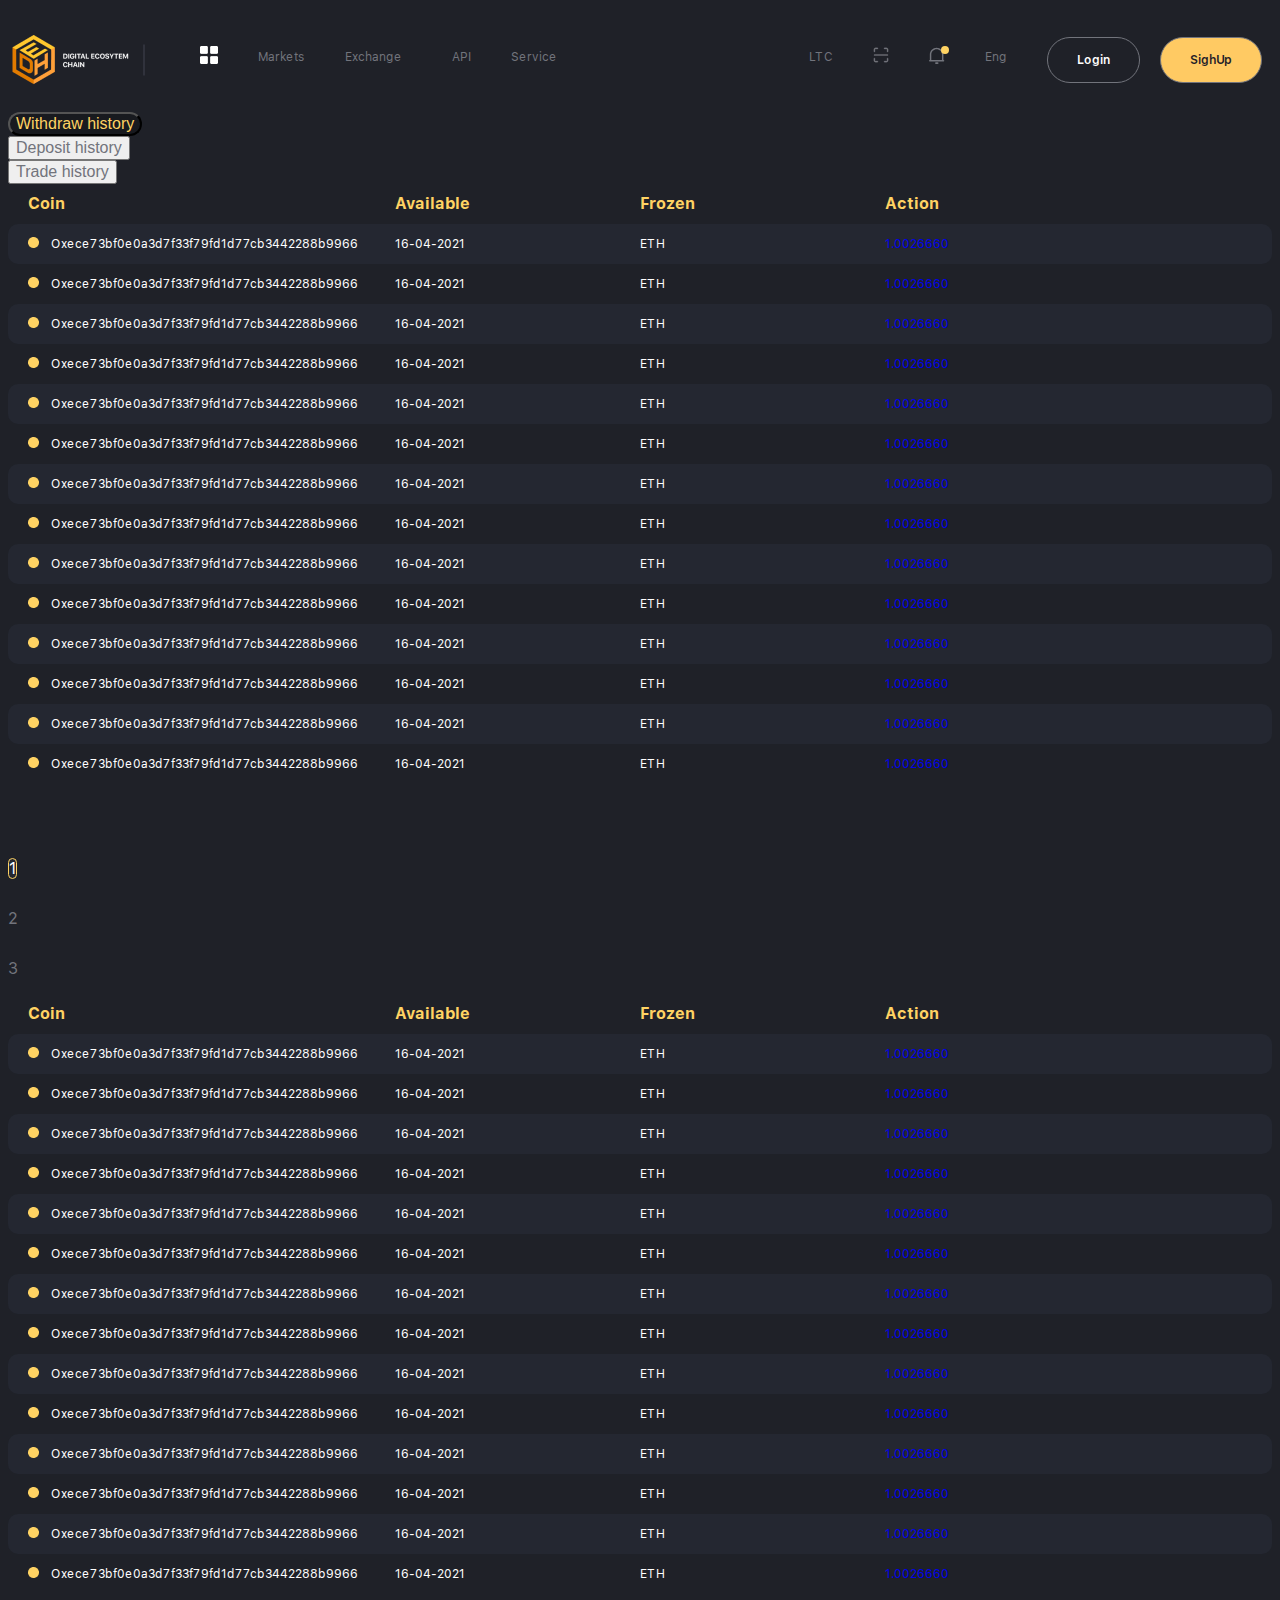
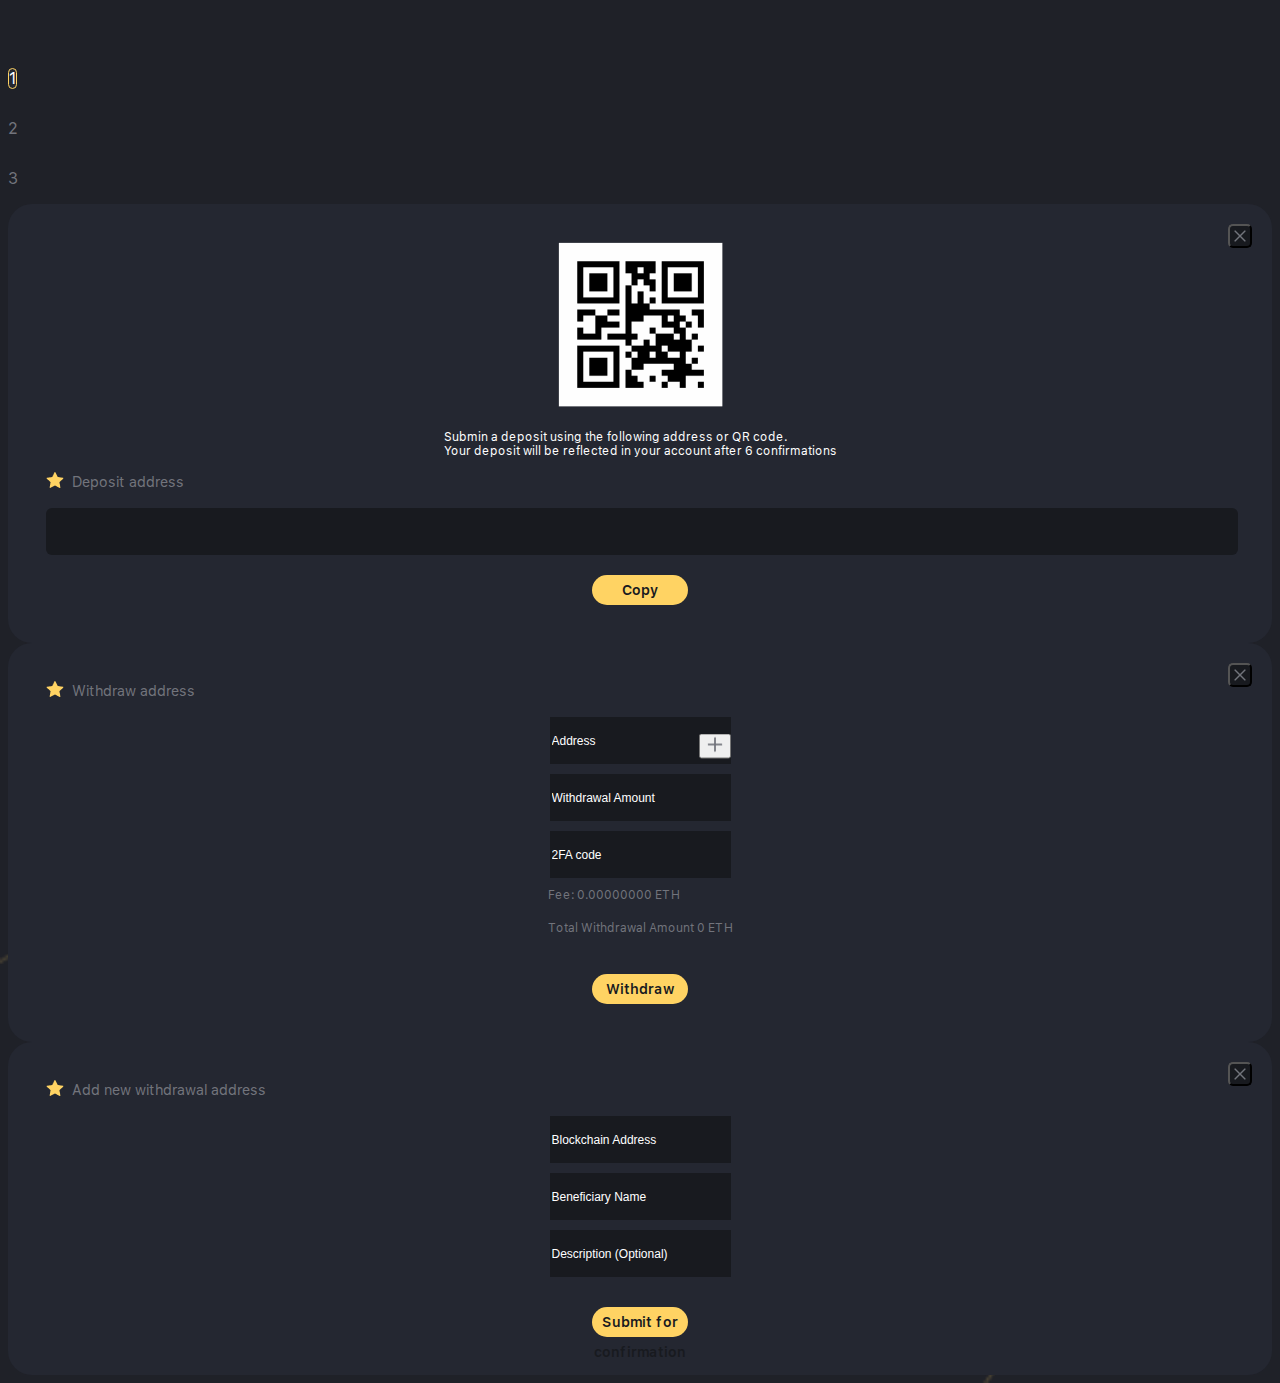
<file: wallet_deposit.html>
<!doctype html>
<html lang="en">

<head>
    <!-- Required meta tags -->
    <meta charset="utf-8">
    <meta name="viewport" content="width=device-width, initial-scale=1">

    <!-- Bootstrap CSS -->
    <link href="https://cdn.jsdelivr.net/npm/bootstrap@5.0.0/dist/css/bootstrap.min.css" rel="stylesheet"
        integrity="sha384-wEmeIV1mKuiNpC+IOBjI7aAzPcEZeedi5yW5f2yOq55WWLwNGmvvx4Um1vskeMj0" crossorigin="anonymous">
    <link rel="stylesheet" href="./font/SF_font/stylesheet.css">
    <link rel="stylesheet" href="https://pro.fontawesome.com/releases/v5.10.0/css/all.css"
        integrity="sha384-AYmEC3Yw5cVb3ZcuHtOA93w35dYTsvhLPVnYs9eStHfGJvOvKxVfELGroGkvsg+p" crossorigin="anonymous" />
    <link rel="stylesheet" href="./js/slick-1.8.1/slick/slick.css">
    <link rel="stylesheet" href="./js/slick-1.8.1/slick/slick-theme.css">
    <link rel="stylesheet" href="./css/style.css">
    <title>Wallet</title>
</head>

<body class="page page-bg-img">
    <div class="header header-page">
        <nav class="navigation">
            <div class="container container-custom">
                <div class="navigation-wrap">
                    <div class="navigation-right">
                        <a href="./index.html" class="logo">
                            <img src="./img/logo.png" alt="logo">
                        </a>
                        <ul class="menu main-menu">
                            <li class="menu-item menu-has-children menu-app">
                                <a href="#" class="menu-link">
                                    <img src="./img/icon-app.png" alt="app">
                                </a>
                                <ul class="submenu">
                                    <li class="menu-item">
                                        <a href="#" class="menu-link">
                                            DEH coin group
                                        </a>
                                    </li>
                                    <li class="menu-item">
                                        <a href="#" class="menu-link">
                                            DEH touch
                                        </a>
                                    </li>
                                    <li class="menu-item">
                                        <a href="#" class="menu-link">
                                            DEH coinex
                                        </a>
                                    </li>
                                    <li class="menu-item">
                                        <a href="#" class="menu-link">
                                            DEH coin news
                                        </a>
                                    </li>
                                    <li class="menu-item">
                                        <a href="#" class="menu-link">
                                            DEH coin trading
                                        </a>
                                    </li>
                                    <li class="menu-item">
                                        <a href="#" class="menu-link">
                                            DEH car
                                        </a>
                                    </li>
                                </ul>
                            </li>
                            <li class="menu-item">
                                <a href="#" class="menu-link">
                                    Markets
                                </a>
                            </li>
                            <li class="menu-item menu-has-children menu-has-children-large">
                                <a href="#" class="menu-link">
                                    Exchange
                                </a>
                                <ul class="submenu">
                                    <li class="menu-item">
                                        <a href="#" class="menu-link">
                                            Exchange
                                        </a>
                                        <p class="menu-desc">
                                            Fast & smooth token trading
                                        </p>
                                    </li>
                                    <li class="menu-item">
                                        <a href="#" class="menu-link">
                                            Futures
                                        </a>
                                        <p class="menu-desc">
                                            Perpetutal contracts, two-way positions
                                        </p>
                                    </li>
                                </ul>
                            </li>
                            <li class="menu-item">
                                <a href="#" class="menu-link">
                                    API
                                </a>
                            </li>
                            <li class="menu-item menu-has-children menu-has-children-large">
                                <a href="#" class="menu-link">
                                    Service
                                </a>
                                <ul class="submenu">
                                    <li class="menu-item">
                                        <a href="#" class="menu-link">
                                            Exchange
                                        </a>
                                        <p class="menu-desc">
                                            Fast & smooth token trading
                                        </p>
                                    </li>
                                    <li class="menu-item">
                                        <a href="#" class="menu-link">
                                            Futures
                                        </a>
                                        <p class="menu-desc">
                                            Perpetutal contracts, two-way positions
                                        </p>
                                    </li>
                                </ul>
                            </li>
                        </ul>
                    </div>

                    <div class="navigation-left">
                        <ul class="menu menu-actions">
                            <li class="menu-item">
                                <a href="#" class="menu-link">LTC</a>
                            </li>
                            <li class="menu-item menu-has-children menu-sub-right  menu-qr sub-no-icon">
                                <a href="#" class="menu-link">
                                    <svg width="16" height="16" viewBox="0 0 16 16" fill="none"
                                        xmlns="http://www.w3.org/2000/svg">
                                        <path
                                            d="M13.4868 0.85H11.5273C11.218 0.85 10.9672 1.1008 10.9672 1.41016C10.9672 1.71951 11.218 1.97031 11.5273 1.97031H13.4868C13.786 1.97031 14.0297 2.214 14.0297 2.51323V4.47266C14.0297 4.78201 14.2805 5.03281 14.5898 5.03281C14.8992 5.03281 15.15 4.78201 15.15 4.47266V2.51323C15.15 1.59599 14.404 0.85 13.4868 0.85Z"
                                            fill="#72747C" stroke="#72747C" stroke-width="0.3" />
                                        <path
                                            d="M1.41016 5.03281C1.71951 5.03281 1.97031 4.78201 1.97031 4.47266V2.51323C1.97031 2.214 2.214 1.97031 2.5132 1.97031H4.47266C4.78201 1.97031 5.03281 1.71951 5.03281 1.41016C5.03281 1.1008 4.78201 0.85 4.47266 0.85H2.5132C1.59599 0.85 0.85 1.59599 0.85 2.51323V4.47266C0.85 4.78201 1.1008 5.03281 1.41016 5.03281Z"
                                            fill="#72747C" stroke="#72747C" stroke-width="0.3" />
                                        <path
                                            d="M4.47266 14.0297H2.5132C2.214 14.0297 1.97031 13.786 1.97031 13.4868V11.5273C1.97031 11.218 1.71951 10.9672 1.41016 10.9672C1.1008 10.9672 0.85 11.218 0.85 11.5273V13.4868C0.85 14.404 1.59599 15.15 2.5132 15.15H4.47266C4.78201 15.15 5.03281 14.8992 5.03281 14.5898C5.03281 14.2805 4.78201 14.0297 4.47266 14.0297Z"
                                            fill="#72747C" stroke="#72747C" stroke-width="0.3" />
                                        <path
                                            d="M14.5898 10.9672C14.2805 10.9672 14.0297 11.218 14.0297 11.5273V13.4868C14.0297 13.786 13.786 14.0297 13.4868 14.0297H11.5273C11.218 14.0297 10.9672 14.2805 10.9672 14.5898C10.9672 14.8992 11.218 15.15 11.5273 15.15H13.4868C14.404 15.15 15.15 14.404 15.15 13.4868V11.5273C15.15 11.218 14.8992 10.9672 14.5898 10.9672Z"
                                            fill="#72747C" stroke="#72747C" stroke-width="0.3" />
                                        <path
                                            d="M0.877344 8C0.877344 8.30936 1.12814 8.56016 1.4375 8.56016H14.5625C14.8719 8.56016 15.1227 8.30936 15.1227 8C15.1227 7.69064 14.8719 7.43984 14.5625 7.43984H1.4375C1.12814 7.43984 0.877344 7.69064 0.877344 8Z"
                                            fill="#72747C" stroke="#72747C" stroke-width="0.3" />
                                    </svg>
                                </a>
                                <ul class="submenu">
                                    <li class="menu-item qr-content">
                                        <div class="qr-img">
                                            <img src="./img/qr-code.png" alt="qr-code">
                                        </div>
                                        <div class="qr-desc">Scan to download APP IOS & Android</div>
                                        <a href="#" class="qr-link">View all</a>
                                    </li>
                                </ul>
                            </li>
                            <li class="menu-item menu-has-children menu-notice menu-sub-right sub-no-icon">
                                <a href="#" class="menu-link notice-active">
                                    <svg width="16" height="17" viewBox="0 0 16 17" fill="none"
                                        xmlns="http://www.w3.org/2000/svg">
                                        <path
                                            d="M14.555 12.9479H14.4386V7.61492C14.4386 3.86089 11.3925 0.814816 7.63848 0.814816C3.88444 0.814816 0.838369 3.86089 0.838369 7.61492V12.9479H0.721929C0.321375 12.9479 0 13.2693 0 13.6698C0 14.0704 0.321375 14.3917 0.721929 14.3917H14.555C14.9556 14.3917 15.277 14.0704 15.277 13.6698C15.277 13.2693 14.9556 12.9479 14.555 12.9479ZM12.9714 12.9479H2.30552V7.67081C2.30552 4.72721 4.69487 2.33785 7.63848 2.33785C10.5821 2.33785 12.9714 4.72721 12.9714 7.67081V12.9479Z"
                                            fill="#72747C" />
                                        <path
                                            d="M8.6399 15.1835H6.96317C6.46014 15.1835 6.05493 15.5887 6.05493 16.0918C6.05493 16.5948 6.46014 17 6.96317 17H8.6399C9.14293 17 9.54814 16.5948 9.54814 16.0918C9.54814 15.5887 9.14293 15.1835 8.6399 15.1835Z"
                                            fill="#72747C" />
                                    </svg>

                                </a>
                                <ul class="submenu">
                                    <li class="menu-item">
                                        <a href="#" class="menu-link">DEH Coin Group listed ETH</a>
                                    </li>
                                    <li class="menu-item">
                                        <a href="#" class="menu-link">DEH Coin Group listed ETH</a>
                                    </li>
                                    <li class="menu-item">
                                        <a href="#" class="menu-link">DEH Coin Group listed ETH</a>
                                    </li>
                                    <li class="menu-item">
                                        <a href="#" class="menu-link">DEH Coin Group listed ETH</a>
                                    </li>
                                    <li class="menu-item">
                                        <a href="#" class="menu-link">DEH Coin Group listed ETH</a>
                                    </li>
                                    <li class="menu-item">
                                        <a href="#" class="menu-link">DEH Coin Group listed ETH</a>
                                    </li>
                                    <li class="menu-item notice-more">
                                        <a href="#" class="menu-link">More</a>
                                    </li>
                                </ul>
                            </li>
                            <li class="menu-item menu-has-children menu-sub-right  menu-lang">
                                <a href="#" class="menu-link">
                                    Eng
                                </a>
                                <ul class="submenu">
                                    <li class="menu-item">
                                        <a href="#" class="menu-link">
                                            <img src="./img/eng.png" alt="eng">
                                            <span>English</span>
                                        </a>
                                    </li>
                                    <li class="menu-item">
                                        <a href="#" class="menu-link">
                                            <img src="./img/chi.png" alt="chi">
                                            <span>Chinese</span>
                                        </a>
                                    </li>
                                    <li class="menu-item">
                                        <a href="#" class="menu-link">
                                            <img src="./img/eng.png" alt="eng">
                                            <span>English</span>
                                        </a>
                                    </li>
                                    <li class="menu-item">
                                        <a href="#" class="menu-link">
                                            <img src="./img/eng.png" alt="eng">
                                            <span>English</span>
                                        </a>
                                    </li>
                                    <li class="menu-item">
                                        <a href="#" class="menu-link">
                                            <img src="./img/eng.png" alt="eng">
                                            <span>English</span>
                                        </a>
                                    </li>
                                </ul>
                            </li>
                        </ul>
                        <ul class="menu menu-profile not-login">
                            <li class="menu-item">
                                <a href="#" class="menu-link">
                                    Login
                                </a>
                            </li>
                            <li class="menu-item">
                                <a href="#" class="menu-link active">
                                    SighUp
                                </a>
                            </li>
                        </ul>
                    </div>
                </div>
            </div>
        </nav>
    </div>

    <main>
        <div class="block block-history">
            <div class="block-content">
                <div class="container container-custom">
                    <div class="row">
                        <div class="col-md-11 mx-auto">
                            <div class="history-tab">
                                <ul class="nav nav-pills" id="pills-tab" role="tablist">
                                    <li class="nav-item" role="presentation">
                                        <button class="nav-link active" id="pills-Withdraw-tab" data-bs-toggle="pill"
                                            data-bs-target="#pills-Withdraw" type="button" role="tab"
                                            aria-controls="pills-Withdraw" aria-selected="true">Withdraw
                                            history</button>
                                    </li>
                                    <li class="nav-item" role="presentation">
                                        <button class="nav-link" id="pills-Deposit-tab" data-bs-toggle="pill"
                                            data-bs-target="#pills-Deposit" type="button" role="tab"
                                            aria-controls="pills-Deposit" aria-selected="false">Deposit history</button>
                                    </li>
                                    <li class="nav-item" role="presentation">
                                        <button class="nav-link" id="pills-Trade-tab" data-bs-toggle="pill"
                                            data-bs-target="#pills-Trade" type="button" role="tab"
                                            aria-controls="pills-Trade" aria-selected="false">Trade
                                            history</button>
                                    </li>
                                </ul>
                                <div class="tab-content" id="pills-tabContent">
                                    <div class="tab-pane fade show active" id="pills-Withdraw" role="tabpanel"
                                        aria-labelledby="pills-Withdraw-tab">
                                        <div class="coin-table coin-table-history">
                                            <div class="coin-header">
                                                <div class="coin-header-item" style="width: 30%;">
                                                    <span>Coin</span>
                                                </div>
                                                <div class="coin-header-item" style="width: 20%;">
                                                    <span>Available</span>
                                                </div>
                                                <div class="coin-header-item" style="width: 20%;">
                                                    <span>Frozen</span>
                                                </div>
                                                <div class="coin-header-item" style="width: 20%;">
                                                    <span>Action</span>
                                                </div>
                                            </div>
                                            <div class="coin-body">
                                                <div class="coin-row-item">
                                                    <div class="coin-col" style="width: 30%;">
                                                        <div class="coin-col-img">
                                                            <img src="./img/history-icon.png" alt="coin">
                                                        </div>
                                                        <div class="coin-col-text">
                                                            Oxece73bf0e0a3d7f33f79fd1d77cb3442288b9966</div>
                                                    </div>
                                                    <div class="coin-col" style="width: 20%;">
                                                        <div class="coin-col-text">16-04-2021</div>
                                                    </div>
                                                    <div class="coin-col" style="width: 20%;">
                                                        <div class="coin-col-text">ETH</div>
                                                    </div>
                                                    <div class="coin-col" style="width: 20%;">
                                                        <a href="javascript:void(0)"
                                                            class="text-white qrbtn coin-col-text"
                                                            data-bs-toggle="modal" data-bs-target="#withdrawModal">
                                                            1.0026660</a>
                                                    </div>
                                                </div>
                                                <div class="coin-row-item">
                                                    <div class="coin-col" style="width: 30%;">
                                                        <div class="coin-col-img">
                                                            <img src="./img/history-icon.png" alt="coin">
                                                        </div>
                                                        <div class="coin-col-text">
                                                            Oxece73bf0e0a3d7f33f79fd1d77cb3442288b9966</div>
                                                    </div>
                                                    <div class="coin-col" style="width: 20%;">
                                                        <div class="coin-col-text">16-04-2021</div>
                                                    </div>
                                                    <div class="coin-col" style="width: 20%;">
                                                        <div class="coin-col-text">ETH</div>
                                                    </div>
                                                    <div class="coin-col" style="width: 20%;">
                                                        <a href="javascript:void(0)"
                                                            class="text-white qrbtn coin-col-text"
                                                            data-bs-toggle="modal" data-bs-target="#withdrawModal">
                                                            1.0026660</a>
                                                    </div>
                                                </div>
                                                <div class="coin-row-item">
                                                    <div class="coin-col" style="width: 30%;">
                                                        <div class="coin-col-img">
                                                            <img src="./img/history-icon.png" alt="coin">
                                                        </div>
                                                        <div class="coin-col-text">
                                                            Oxece73bf0e0a3d7f33f79fd1d77cb3442288b9966</div>
                                                    </div>
                                                    <div class="coin-col" style="width: 20%;">
                                                        <div class="coin-col-text">16-04-2021</div>
                                                    </div>
                                                    <div class="coin-col" style="width: 20%;">
                                                        <div class="coin-col-text">ETH</div>
                                                    </div>
                                                    <div class="coin-col" style="width: 20%;">
                                                        <a href="javascript:void(0)"
                                                            class="text-white qrbtn coin-col-text"
                                                            data-bs-toggle="modal" data-bs-target="#withdrawModal">
                                                            1.0026660</a>
                                                    </div>
                                                </div>
                                                <div class="coin-row-item">
                                                    <div class="coin-col" style="width: 30%;">
                                                        <div class="coin-col-img">
                                                            <img src="./img/history-icon.png" alt="coin">
                                                        </div>
                                                        <div class="coin-col-text">
                                                            Oxece73bf0e0a3d7f33f79fd1d77cb3442288b9966</div>
                                                    </div>
                                                    <div class="coin-col" style="width: 20%;">
                                                        <div class="coin-col-text">16-04-2021</div>
                                                    </div>
                                                    <div class="coin-col" style="width: 20%;">
                                                        <div class="coin-col-text">ETH</div>
                                                    </div>
                                                    <div class="coin-col" style="width: 20%;">
                                                        <a href="javascript:void(0)"
                                                            class="text-white qrbtn coin-col-text"
                                                            data-bs-toggle="modal" data-bs-target="#withdrawModal">
                                                            1.0026660</a>
                                                    </div>
                                                </div>
                                                <div class="coin-row-item">
                                                    <div class="coin-col" style="width: 30%;">
                                                        <div class="coin-col-img">
                                                            <img src="./img/history-icon.png" alt="coin">
                                                        </div>
                                                        <div class="coin-col-text">
                                                            Oxece73bf0e0a3d7f33f79fd1d77cb3442288b9966</div>
                                                    </div>
                                                    <div class="coin-col" style="width: 20%;">
                                                        <div class="coin-col-text">16-04-2021</div>
                                                    </div>
                                                    <div class="coin-col" style="width: 20%;">
                                                        <div class="coin-col-text">ETH</div>
                                                    </div>
                                                    <div class="coin-col" style="width: 20%;">
                                                        <a href="javascript:void(0)"
                                                            class="text-white qrbtn coin-col-text"
                                                            data-bs-toggle="modal" data-bs-target="#withdrawModal">
                                                            1.0026660</a>
                                                    </div>
                                                </div>
                                                <div class="coin-row-item">
                                                    <div class="coin-col" style="width: 30%;">
                                                        <div class="coin-col-img">
                                                            <img src="./img/history-icon.png" alt="coin">
                                                        </div>
                                                        <div class="coin-col-text">
                                                            Oxece73bf0e0a3d7f33f79fd1d77cb3442288b9966</div>
                                                    </div>
                                                    <div class="coin-col" style="width: 20%;">
                                                        <div class="coin-col-text">16-04-2021</div>
                                                    </div>
                                                    <div class="coin-col" style="width: 20%;">
                                                        <div class="coin-col-text">ETH</div>
                                                    </div>
                                                    <div class="coin-col" style="width: 20%;">
                                                        <a href="javascript:void(0)"
                                                            class="text-white qrbtn coin-col-text"
                                                            data-bs-toggle="modal" data-bs-target="#withdrawModal">
                                                            1.0026660</a>
                                                    </div>
                                                </div>
                                                <div class="coin-row-item">
                                                    <div class="coin-col" style="width: 30%;">
                                                        <div class="coin-col-img">
                                                            <img src="./img/history-icon.png" alt="coin">
                                                        </div>
                                                        <div class="coin-col-text">
                                                            Oxece73bf0e0a3d7f33f79fd1d77cb3442288b9966</div>
                                                    </div>
                                                    <div class="coin-col" style="width: 20%;">
                                                        <div class="coin-col-text">16-04-2021</div>
                                                    </div>
                                                    <div class="coin-col" style="width: 20%;">
                                                        <div class="coin-col-text">ETH</div>
                                                    </div>
                                                    <div class="coin-col" style="width: 20%;">
                                                        <a href="javascript:void(0)"
                                                            class="text-white qrbtn coin-col-text"
                                                            data-bs-toggle="modal" data-bs-target="#withdrawModal">
                                                            1.0026660</a>
                                                    </div>
                                                </div>
                                                <div class="coin-row-item">
                                                    <div class="coin-col" style="width: 30%;">
                                                        <div class="coin-col-img">
                                                            <img src="./img/history-icon.png" alt="coin">
                                                        </div>
                                                        <div class="coin-col-text">
                                                            Oxece73bf0e0a3d7f33f79fd1d77cb3442288b9966</div>
                                                    </div>
                                                    <div class="coin-col" style="width: 20%;">
                                                        <div class="coin-col-text">16-04-2021</div>
                                                    </div>
                                                    <div class="coin-col" style="width: 20%;">
                                                        <div class="coin-col-text">ETH</div>
                                                    </div>
                                                    <div class="coin-col" style="width: 20%;">
                                                        <a href="javascript:void(0)"
                                                            class="text-white qrbtn coin-col-text"
                                                            data-bs-toggle="modal" data-bs-target="#withdrawModal">
                                                            1.0026660</a>
                                                    </div>
                                                </div>
                                                <div class="coin-row-item">
                                                    <div class="coin-col" style="width: 30%;">
                                                        <div class="coin-col-img">
                                                            <img src="./img/history-icon.png" alt="coin">
                                                        </div>
                                                        <div class="coin-col-text">
                                                            Oxece73bf0e0a3d7f33f79fd1d77cb3442288b9966</div>
                                                    </div>
                                                    <div class="coin-col" style="width: 20%;">
                                                        <div class="coin-col-text">16-04-2021</div>
                                                    </div>
                                                    <div class="coin-col" style="width: 20%;">
                                                        <div class="coin-col-text">ETH</div>
                                                    </div>
                                                    <div class="coin-col" style="width: 20%;">
                                                        <a href="javascript:void(0)"
                                                            class="text-white qrbtn coin-col-text"
                                                            data-bs-toggle="modal" data-bs-target="#withdrawModal">
                                                            1.0026660</a>
                                                    </div>
                                                </div>
                                                <div class="coin-row-item">
                                                    <div class="coin-col" style="width: 30%;">
                                                        <div class="coin-col-img">
                                                            <img src="./img/history-icon.png" alt="coin">
                                                        </div>
                                                        <div class="coin-col-text">
                                                            Oxece73bf0e0a3d7f33f79fd1d77cb3442288b9966</div>
                                                    </div>
                                                    <div class="coin-col" style="width: 20%;">
                                                        <div class="coin-col-text">16-04-2021</div>
                                                    </div>
                                                    <div class="coin-col" style="width: 20%;">
                                                        <div class="coin-col-text">ETH</div>
                                                    </div>
                                                    <div class="coin-col" style="width: 20%;">
                                                        <a href="javascript:void(0)"
                                                            class="text-white qrbtn coin-col-text"
                                                            data-bs-toggle="modal" data-bs-target="#withdrawModal">
                                                            1.0026660</a>
                                                    </div>
                                                </div>
                                                <div class="coin-row-item">
                                                    <div class="coin-col" style="width: 30%;">
                                                        <div class="coin-col-img">
                                                            <img src="./img/history-icon.png" alt="coin">
                                                        </div>
                                                        <div class="coin-col-text">
                                                            Oxece73bf0e0a3d7f33f79fd1d77cb3442288b9966</div>
                                                    </div>
                                                    <div class="coin-col" style="width: 20%;">
                                                        <div class="coin-col-text">16-04-2021</div>
                                                    </div>
                                                    <div class="coin-col" style="width: 20%;">
                                                        <div class="coin-col-text">ETH</div>
                                                    </div>
                                                    <div class="coin-col" style="width: 20%;">
                                                        <a href="javascript:void(0)"
                                                            class="text-white qrbtn coin-col-text"
                                                            data-bs-toggle="modal" data-bs-target="#withdrawModal">
                                                            1.0026660</a>
                                                    </div>
                                                </div>
                                                <div class="coin-row-item">
                                                    <div class="coin-col" style="width: 30%;">
                                                        <div class="coin-col-img">
                                                            <img src="./img/history-icon.png" alt="coin">
                                                        </div>
                                                        <div class="coin-col-text">
                                                            Oxece73bf0e0a3d7f33f79fd1d77cb3442288b9966</div>
                                                    </div>
                                                    <div class="coin-col" style="width: 20%;">
                                                        <div class="coin-col-text">16-04-2021</div>
                                                    </div>
                                                    <div class="coin-col" style="width: 20%;">
                                                        <div class="coin-col-text">ETH</div>
                                                    </div>
                                                    <div class="coin-col" style="width: 20%;">
                                                        <a href="javascript:void(0)"
                                                            class="text-white qrbtn coin-col-text"
                                                            data-bs-toggle="modal" data-bs-target="#withdrawModal">
                                                            1.0026660</a>
                                                    </div>
                                                </div>
                                                <div class="coin-row-item">
                                                    <div class="coin-col" style="width: 30%;">
                                                        <div class="coin-col-img">
                                                            <img src="./img/history-icon.png" alt="coin">
                                                        </div>
                                                        <div class="coin-col-text">
                                                            Oxece73bf0e0a3d7f33f79fd1d77cb3442288b9966</div>
                                                    </div>
                                                    <div class="coin-col" style="width: 20%;">
                                                        <div class="coin-col-text">16-04-2021</div>
                                                    </div>
                                                    <div class="coin-col" style="width: 20%;">
                                                        <div class="coin-col-text">ETH</div>
                                                    </div>
                                                    <div class="coin-col" style="width: 20%;">
                                                        <a href="javascript:void(0)"
                                                            class="text-white qrbtn coin-col-text"
                                                            data-bs-toggle="modal" data-bs-target="#withdrawModal">
                                                            1.0026660</a>
                                                    </div>
                                                </div>
                                                <div class="coin-row-item">
                                                    <div class="coin-col" style="width: 30%;">
                                                        <div class="coin-col-img">
                                                            <img src="./img/history-icon.png" alt="coin">
                                                        </div>
                                                        <div class="coin-col-text">
                                                            Oxece73bf0e0a3d7f33f79fd1d77cb3442288b9966</div>
                                                    </div>
                                                    <div class="coin-col" style="width: 20%;">
                                                        <div class="coin-col-text">16-04-2021</div>
                                                    </div>
                                                    <div class="coin-col" style="width: 20%;">
                                                        <div class="coin-col-text">ETH</div>
                                                    </div>
                                                    <div class="coin-col" style="width: 20%;">
                                                        <a href="javascript:void(0)"
                                                            class="text-white qrbtn coin-col-text"
                                                            data-bs-toggle="modal" data-bs-target="#withdrawModal">
                                                            1.0026660</a>
                                                    </div>
                                                </div>
                                            </div>
                                            <div class="coin-pagination">
                                                <nav aria-label="Page navigation example">
                                                    <ul class="pagination justify-content-center">
                                                        <li class="page-item active" aria-current="page"><a
                                                                class="page-link" href="#">1</a>
                                                        </li>
                                                        <li class="page-item"><a class="page-link" href="#">2</a></li>
                                                        <li class="page-item"><a class="page-link" href="#">3</a></li>
                                                        <li class="page-item">
                                                            <a class="page-link" href="#" aria-label="Next">
                                                                <i class="fas fa-angle-right"></i>
                                                            </a>
                                                        </li>
                                                    </ul>
                                                </nav>
                                            </div>
                                        </div>
                                    </div>
                                    <div class="tab-pane fade" id="pills-Deposit" role="tabpanel"
                                        aria-labelledby="pills-Deposit-tab">
                                        <div class="coin-table coin-table-history">
                                            <div class="coin-header">
                                                <div class="coin-header-item" style="width: 30%;">
                                                    <span>Coin</span>
                                                </div>
                                                <div class="coin-header-item" style="width: 20%;">
                                                    <span>Available</span>
                                                </div>
                                                <div class="coin-header-item" style="width: 20%;">
                                                    <span>Frozen</span>
                                                </div>
                                                <div class="coin-header-item" style="width: 20%;">
                                                    <span>Action</span>
                                                </div>
                                            </div>
                                            <div class="coin-body">
                                                <div class="coin-row-item">
                                                    <div class="coin-col" style="width: 30%;">
                                                        <div class="coin-col-img">
                                                            <img src="./img/history-icon.png" alt="coin">
                                                        </div>
                                                        <div class="coin-col-text">
                                                            Oxece73bf0e0a3d7f33f79fd1d77cb3442288b9966</div>
                                                    </div>
                                                    <div class="coin-col" style="width: 20%;">
                                                        <div class="coin-col-text">16-04-2021</div>
                                                    </div>
                                                    <div class="coin-col" style="width: 20%;">
                                                        <div class="coin-col-text">ETH</div>
                                                    </div>
                                                    <div class="coin-col" style="width: 20%;">
                                                        <a href="javascript:void(0)"
                                                            class="text-white qrbtn coin-col-text"
                                                            data-deposit-address="xece73b9f0ea3d7f33f79fd1d77cb34428"
                                                            data-bs-toggle="modal" data-bs-target="#qrModal">
                                                            1.0026660</a>
                                                    </div>
                                                </div>
                                                <div class="coin-row-item">
                                                    <div class="coin-col" style="width: 30%;">
                                                        <div class="coin-col-img">
                                                            <img src="./img/history-icon.png" alt="coin">
                                                        </div>
                                                        <div class="coin-col-text">
                                                            Oxece73bf0e0a3d7f33f79fd1d77cb3442288b9966</div>
                                                    </div>
                                                    <div class="coin-col" style="width: 20%;">
                                                        <div class="coin-col-text">16-04-2021</div>
                                                    </div>
                                                    <div class="coin-col" style="width: 20%;">
                                                        <div class="coin-col-text">ETH</div>
                                                    </div>
                                                    <div class="coin-col" style="width: 20%;">
                                                        <a href="javascript:void(0)"
                                                            class="text-white qrbtn coin-col-text"
                                                            data-deposit-address="xece73b9f0ea3d7f33f79fd1d77cb34428"
                                                            data-bs-toggle="modal" data-bs-target="#qrModal">
                                                            1.0026660</a>
                                                    </div>
                                                </div>
                                                <div class="coin-row-item">
                                                    <div class="coin-col" style="width: 30%;">
                                                        <div class="coin-col-img">
                                                            <img src="./img/history-icon.png" alt="coin">
                                                        </div>
                                                        <div class="coin-col-text">
                                                            Oxece73bf0e0a3d7f33f79fd1d77cb3442288b9966</div>
                                                    </div>
                                                    <div class="coin-col" style="width: 20%;">
                                                        <div class="coin-col-text">16-04-2021</div>
                                                    </div>
                                                    <div class="coin-col" style="width: 20%;">
                                                        <div class="coin-col-text">ETH</div>
                                                    </div>
                                                    <div class="coin-col" style="width: 20%;">
                                                        <a href="javascript:void(0)"
                                                            class="text-white qrbtn coin-col-text"
                                                            data-deposit-address="xece73b9f0ea3d7f33f79fd1d77cb34428"
                                                            data-bs-toggle="modal" data-bs-target="#qrModal">
                                                            1.0026660</a>
                                                    </div>
                                                </div>
                                                <div class="coin-row-item">
                                                    <div class="coin-col" style="width: 30%;">
                                                        <div class="coin-col-img">
                                                            <img src="./img/history-icon.png" alt="coin">
                                                        </div>
                                                        <div class="coin-col-text">
                                                            Oxece73bf0e0a3d7f33f79fd1d77cb3442288b9966</div>
                                                    </div>
                                                    <div class="coin-col" style="width: 20%;">
                                                        <div class="coin-col-text">16-04-2021</div>
                                                    </div>
                                                    <div class="coin-col" style="width: 20%;">
                                                        <div class="coin-col-text">ETH</div>
                                                    </div>
                                                    <div class="coin-col" style="width: 20%;">
                                                        <a href="javascript:void(0)"
                                                            class="text-white qrbtn coin-col-text"
                                                            data-deposit-address="xece73b9f0ea3d7f33f79fd1d77cb34428"
                                                            data-bs-toggle="modal" data-bs-target="#qrModal">
                                                            1.0026660</a>
                                                    </div>
                                                </div>
                                                <div class="coin-row-item">
                                                    <div class="coin-col" style="width: 30%;">
                                                        <div class="coin-col-img">
                                                            <img src="./img/history-icon.png" alt="coin">
                                                        </div>
                                                        <div class="coin-col-text">
                                                            Oxece73bf0e0a3d7f33f79fd1d77cb3442288b9966</div>
                                                    </div>
                                                    <div class="coin-col" style="width: 20%;">
                                                        <div class="coin-col-text">16-04-2021</div>
                                                    </div>
                                                    <div class="coin-col" style="width: 20%;">
                                                        <div class="coin-col-text">ETH</div>
                                                    </div>
                                                    <div class="coin-col" style="width: 20%;">
                                                        <a href="javascript:void(0)" class="text-white coin-col-text"
                                                            data-deposit-address="xece73b9f0ea3d7f33f79fd1d77cb34428"
                                                            data-bs-toggle="modal" data-bs-target="#qrModal">
                                                            1.0026660</a>
                                                    </div>
                                                </div>
                                                <div class="coin-row-item">
                                                    <div class="coin-col" style="width: 30%;">
                                                        <div class="coin-col-img">
                                                            <img src="./img/history-icon.png" alt="coin">
                                                        </div>
                                                        <div class="coin-col-text">
                                                            Oxece73bf0e0a3d7f33f79fd1d77cb3442288b9966</div>
                                                    </div>
                                                    <div class="coin-col" style="width: 20%;">
                                                        <div class="coin-col-text">16-04-2021</div>
                                                    </div>
                                                    <div class="coin-col" style="width: 20%;">
                                                        <div class="coin-col-text">ETH</div>
                                                    </div>
                                                    <div class="coin-col" style="width: 20%;">
                                                        <a href="javascript:void(0)"
                                                            class="text-white qrbtn coin-col-text"
                                                            data-deposit-address="xece73b9f0ea3d7f33f79fd1d77cb34428"
                                                            data-bs-toggle="modal" data-bs-target="#qrModal">
                                                            1.0026660</a>
                                                    </div>
                                                </div>
                                                <div class="coin-row-item">
                                                    <div class="coin-col" style="width: 30%;">
                                                        <div class="coin-col-img">
                                                            <img src="./img/history-icon.png" alt="coin">
                                                        </div>
                                                        <div class="coin-col-text">
                                                            Oxece73bf0e0a3d7f33f79fd1d77cb3442288b9966</div>
                                                    </div>
                                                    <div class="coin-col" style="width: 20%;">
                                                        <div class="coin-col-text">16-04-2021</div>
                                                    </div>
                                                    <div class="coin-col" style="width: 20%;">
                                                        <div class="coin-col-text">ETH</div>
                                                    </div>
                                                    <div class="coin-col" style="width: 20%;">
                                                        <a href="javascript:void(0)"
                                                            class="text-white qrbtn coin-col-text"
                                                            data-deposit-address="xece73b9f0ea3d7f33f79fd1d77cb34428"
                                                            data-bs-toggle="modal" data-bs-target="#qrModal">
                                                            1.0026660</a>
                                                    </div>
                                                </div>
                                                <div class="coin-row-item">
                                                    <div class="coin-col" style="width: 30%;">
                                                        <div class="coin-col-img">
                                                            <img src="./img/history-icon.png" alt="coin">
                                                        </div>
                                                        <div class="coin-col-text">
                                                            Oxece73bf0e0a3d7f33f79fd1d77cb3442288b9966</div>
                                                    </div>
                                                    <div class="coin-col" style="width: 20%;">
                                                        <div class="coin-col-text">16-04-2021</div>
                                                    </div>
                                                    <div class="coin-col" style="width: 20%;">
                                                        <div class="coin-col-text">ETH</div>
                                                    </div>
                                                    <div class="coin-col" style="width: 20%;">
                                                        <a href="javascript:void(0)"
                                                            class="text-white qrbtn coin-col-text"
                                                            data-deposit-address="xece73b9f0ea3d7f33f79fd1d77cb34428"
                                                            data-bs-toggle="modal" data-bs-target="#qrModal">
                                                            1.0026660</a>
                                                    </div>
                                                </div>
                                                <div class="coin-row-item">
                                                    <div class="coin-col" style="width: 30%;">
                                                        <div class="coin-col-img">
                                                            <img src="./img/history-icon.png" alt="coin">
                                                        </div>
                                                        <div class="coin-col-text">
                                                            Oxece73bf0e0a3d7f33f79fd1d77cb3442288b9966</div>
                                                    </div>
                                                    <div class="coin-col" style="width: 20%;">
                                                        <div class="coin-col-text">16-04-2021</div>
                                                    </div>
                                                    <div class="coin-col" style="width: 20%;">
                                                        <div class="coin-col-text">ETH</div>
                                                    </div>
                                                    <div class="coin-col" style="width: 20%;">
                                                        <a href="javascript:void(0)"
                                                            class="text-white qrbtn coin-col-text"
                                                            data-deposit-address="xece73b9f0ea3d7f33f79fd1d77cb34428"
                                                            data-bs-toggle="modal" data-bs-target="#qrModal">
                                                            1.0026660</a>
                                                    </div>
                                                </div>
                                                <div class="coin-row-item">
                                                    <div class="coin-col" style="width: 30%;">
                                                        <div class="coin-col-img">
                                                            <img src="./img/history-icon.png" alt="coin">
                                                        </div>
                                                        <div class="coin-col-text">
                                                            Oxece73bf0e0a3d7f33f79fd1d77cb3442288b9966</div>
                                                    </div>
                                                    <div class="coin-col" style="width: 20%;">
                                                        <div class="coin-col-text">16-04-2021</div>
                                                    </div>
                                                    <div class="coin-col" style="width: 20%;">
                                                        <div class="coin-col-text">ETH</div>
                                                    </div>
                                                    <div class="coin-col" style="width: 20%;">
                                                        <a href="javascript:void(0)"
                                                            class="text-white qrbtn coin-col-text"
                                                            data-deposit-address="xece73b9f0ea3d7f33f79fd1d77cb34428"
                                                            data-bs-toggle="modal" data-bs-target="#qrModal">
                                                            1.0026660</a>
                                                    </div>
                                                </div>
                                                <div class="coin-row-item">
                                                    <div class="coin-col" style="width: 30%;">
                                                        <div class="coin-col-img">
                                                            <img src="./img/history-icon.png" alt="coin">
                                                        </div>
                                                        <div class="coin-col-text">
                                                            Oxece73bf0e0a3d7f33f79fd1d77cb3442288b9966</div>
                                                    </div>
                                                    <div class="coin-col" style="width: 20%;">
                                                        <div class="coin-col-text">16-04-2021</div>
                                                    </div>
                                                    <div class="coin-col" style="width: 20%;">
                                                        <div class="coin-col-text">ETH</div>
                                                    </div>
                                                    <div class="coin-col" style="width: 20%;">
                                                        <a href="javascript:void(0)"
                                                            class="text-white qrbtn coin-col-text"
                                                            data-deposit-address="xece73b9f0ea3d7f33f79fd1d77cb34428"
                                                            data-bs-toggle="modal" data-bs-target="#qrModal">
                                                            1.0026660</a>
                                                    </div>
                                                </div>
                                                <div class="coin-row-item">
                                                    <div class="coin-col" style="width: 30%;">
                                                        <div class="coin-col-img">
                                                            <img src="./img/history-icon.png" alt="coin">
                                                        </div>
                                                        <div class="coin-col-text">
                                                            Oxece73bf0e0a3d7f33f79fd1d77cb3442288b9966</div>
                                                    </div>
                                                    <div class="coin-col" style="width: 20%;">
                                                        <div class="coin-col-text">16-04-2021</div>
                                                    </div>
                                                    <div class="coin-col" style="width: 20%;">
                                                        <div class="coin-col-text">ETH</div>
                                                    </div>
                                                    <div class="coin-col" style="width: 20%;">
                                                        <a href="javascript:void(0)"
                                                            class="text-white qrbtn coin-col-text"
                                                            data-deposit-address="xece73b9f0ea3d7f33f79fd1d77cb34428"
                                                            data-bs-toggle="modal" data-bs-target="#qrModal">
                                                            1.0026660</a>
                                                    </div>
                                                </div>
                                                <div class="coin-row-item">
                                                    <div class="coin-col" style="width: 30%;">
                                                        <div class="coin-col-img">
                                                            <img src="./img/history-icon.png" alt="coin">
                                                        </div>
                                                        <div class="coin-col-text">
                                                            Oxece73bf0e0a3d7f33f79fd1d77cb3442288b9966</div>
                                                    </div>
                                                    <div class="coin-col" style="width: 20%;">
                                                        <div class="coin-col-text">16-04-2021</div>
                                                    </div>
                                                    <div class="coin-col" style="width: 20%;">
                                                        <div class="coin-col-text">ETH</div>
                                                    </div>
                                                    <div class="coin-col" style="width: 20%;">
                                                        <a href="javascript:void(0)"
                                                            class="text-white qrbtn coin-col-text"
                                                            data-deposit-address="xece73b9f0ea3d7f33f79fd1d77cb34428"
                                                            data-bs-toggle="modal" data-bs-target="#qrModal">
                                                            1.0026660</a>
                                                    </div>
                                                </div>
                                                <div class="coin-row-item">
                                                    <div class="coin-col" style="width: 30%;">
                                                        <div class="coin-col-img">
                                                            <img src="./img/history-icon.png" alt="coin">
                                                        </div>
                                                        <div class="coin-col-text">
                                                            Oxece73bf0e0a3d7f33f79fd1d77cb3442288b9966</div>
                                                    </div>
                                                    <div class="coin-col" style="width: 20%;">
                                                        <div class="coin-col-text">16-04-2021</div>
                                                    </div>
                                                    <div class="coin-col" style="width: 20%;">
                                                        <div class="coin-col-text">ETH</div>
                                                    </div>
                                                    <div class="coin-col" style="width: 20%;">
                                                        <a href="javascript:void(0)"
                                                            class="text-white qrbtn coin-col-text"
                                                            data-deposit-address="xece73b9f0ea3d7f33f79fd1d77cb3442899999999"
                                                            data-bs-toggle="modal" data-bs-target="#qrModal">
                                                            1.0026660</a>
                                                    </div>
                                                </div>
                                            </div>
                                            <div class="coin-pagination">
                                                <nav aria-label="Page navigation example">
                                                    <ul class="pagination justify-content-center">
                                                        <li class="page-item active" aria-current="page"><a
                                                                class="page-link" href="#">1</a>
                                                        </li>
                                                        <li class="page-item"><a class="page-link" href="#">2</a></li>
                                                        <li class="page-item"><a class="page-link" href="#">3</a></li>
                                                        <li class="page-item">
                                                            <a class="page-link" href="#" aria-label="Next">
                                                                <i class="fas fa-angle-right"></i>
                                                            </a>
                                                        </li>
                                                    </ul>
                                                </nav>
                                            </div>
                                        </div>
                                    </div>
                                    <div class="tab-pane fade" id="pills-Trade" role="tabpanel"
                                        aria-labelledby="pills-Trade-tab">

                                    </div>
                                </div>
                            </div>
                        </div>
                    </div>
                </div>
            </div>
        </div>
    </main>

    <!-- Modal QR -->
    <div class="qr-modal modal fade" id="qrModal" tabindex="-1" aria-labelledby="qrModalLabel" aria-hidden="true">
        <div class="modal-dialog modal-dialog-centered">
            <div class="modal-content">
                <div class="modal-body">
                    <div class="qr-content">
                        <button type="button" class="btn-close" data-bs-dismiss="modal" aria-label="Close">
                            <img src="./img/close.png" alt="">
                        </button>
                        <div class="qr-img">
                            <img src="./img/qr-larger.png" alt="img">
                        </div>
                        <div class="qr-desc">
                            <p>Submin a deposit using the following address or QR code.</p>
                            <p>Your deposit will be reflected in your account after 6 confirmations</p>
                        </div>
                        <div class="qr-title">
                            <div class="qr-star">
                                <img src="./img/star.png" alt="img">
                            </div>
                            <div class="qr-label">
                                Deposit address
                            </div>
                        </div>
                        <div class="wrap-qr-input">
                            <input type="text" id="deposit-address" class="qr-input form-control">
                        </div>
                        <a href="#" class="qr-btn">Copy</a>
                    </div>
                </div>
            </div>
        </div>
    </div>

    <!-- Modal Withdraw -->
    <div class="withdraw-modal qr-modal modal fade" id="withdrawModal" tabindex="-1"
        aria-labelledby="withdrawModalLabel" aria-hidden="true">
        <div class="modal-dialog modal-dialog-centered">
            <div class="modal-content">
                <div class="modal-body">
                    <div class="qr-content">
                        <button type="button" class="btn-close" data-bs-dismiss="modal" aria-label="Close">
                            <img src="./img/close.png" alt="">
                        </button>
                        <div class="qr-title">
                            <div class="qr-star">
                                <img src="./img/star.png" alt="img">
                            </div>
                            <div class="qr-label">
                                Withdraw address
                            </div>
                        </div>
                        <div class="withdraw-form">
                            <div class="withdraw-address-wrap">
                                <input type="text" name="withdraw-address" class="form-control" placeholder="Address">
                                <button class="btn widthdraw-btn" data-bs-target="#addAddress" data-bs-toggle="modal"
                                    data-bs-dismiss="modal">
                                    <img src="./img/plus.png" alt="plus">
                                </button>
                            </div>
                            <div class="row">
                                <div class="col-md-6">
                                    <input type="text" name="withdraw-amount" class="form-control"
                                        placeholder="Withdrawal Amount">
                                </div>
                                <div class="col-md-6">
                                    <input type="text" name="withdraw-code" class="form-control" placeholder="2FA code">
                                </div>
                            </div>
                        </div>
                        <div class="withdraw-meta w-100">
                            <div class="withdraw-meta-item d-flex justify-content-between">
                                <span>Fee:</span>
                                <span>0.00000000 ETH</span>
                            </div>
                            <div class="withdraw-meta-item d-flex justify-content-between">
                                <span>Total Withdrawal Amount</span>
                                <span>0 ETH</span>
                            </div>
                        </div>
                        <a href="#" class="qr-btn">Withdraw</a>
                    </div>
                </div>
            </div>
        </div>
    </div>

    <!-- Modal Add Address Withdraw -->
    <div class="withdraw-modal qr-modal modal fade" id="addAddress" tabindex="-1" aria-labelledby="withdrawModalLabel"
        aria-hidden="true">
        <div class="modal-dialog modal-dialog-centered">
            <div class="modal-content">
                <div class="modal-body">
                    <div class="qr-content">
                        <button type="button" class="btn-close" data-bs-toggle="modal" data-bs-dismiss="modal"
                            data-bs-target="#withdrawModal">
                            <img src="./img/close.png" alt="">
                        </button>
                        <div class="qr-title">
                            <div class="qr-star">
                                <img src="./img/star.png" alt="img">
                            </div>
                            <div class="qr-label">
                                Add new withdrawal address
                            </div>
                        </div>
                        <div class="withdraw-form w-100">
                            <div class="withdraw-address-wrap">
                                <input type="text" name="blockchain-address" class="form-control"
                                    placeholder="Blockchain Address">
                            </div>
                            <div class="withdraw-address-wrap">
                                <input type="text" name="beneficiary-address" class="form-control"
                                    placeholder="Beneficiary Name">
                            </div>
                            <div class="withdraw-address-wrap">
                                <input type="text" name="description-address" class="form-control"
                                    placeholder="Description (Optional)">
                            </div>
                        </div>
                        <a href="#" class="qr-btn w-100">Submit for confirmation</a>
                    </div>
                </div>
            </div>
        </div>
    </div>

    <script src="https://code.jquery.com/jquery-3.6.0.min.js"
        integrity="sha256-/xUj+3OJU5yExlq6GSYGSHk7tPXikynS7ogEvDej/m4=" crossorigin="anonymous"></script>
    <script src="https://cdn.jsdelivr.net/npm/bootstrap@5.0.0/dist/js/bootstrap.bundle.min.js"
        integrity="sha384-p34f1UUtsS3wqzfto5wAAmdvj+osOnFyQFpp4Ua3gs/ZVWx6oOypYoCJhGGScy+8"
        crossorigin="anonymous"></script>
    <script src="./js/slick-1.8.1/slick/slick.min.js"></script>
    <script src="./js/script.js"></script>
</body>

</html>
</file>
<file: font/SF_font/stylesheet.css>
@font-face {
    font-family: 'SF Pro Text';
    src: url('SFProText-Bold.eot');
    src: url('SFProText-Bold.eot?#iefix') format('embedded-opentype'),
        url('SFProText-Bold.woff2') format('woff2'),
        url('SFProText-Bold.woff') format('woff'),
        url('SFProText-Bold.ttf') format('truetype');
    font-weight: bold;
    font-style: normal;
    font-display: swap;
}

@font-face {
    font-family: 'SF Pro Text';
    src: url('SFProText-Semibold.eot');
    src: url('SFProText-Semibold.eot?#iefix') format('embedded-opentype'),
        url('SFProText-Semibold.woff2') format('woff2'),
        url('SFProText-Semibold.woff') format('woff'),
        url('SFProText-Semibold.ttf') format('truetype');
    font-weight: 600;
    font-style: normal;
    font-display: swap;
}

@font-face {
    font-family: 'SF Pro Text';
    src: url('SFProText-Regular.eot');
    src: url('SFProText-Regular.eot?#iefix') format('embedded-opentype'),
        url('SFProText-Regular.woff2') format('woff2'),
        url('SFProText-Regular.woff') format('woff'),
        url('SFProText-Regular.ttf') format('truetype');
    font-weight: normal;
    font-style: normal;
    font-display: swap;
}
</file>
<file: css/style.css>
body {
    font-family: 'SF Pro Text';
    font-size: 12px;
    background-color: #1f2128;
    color: white;
}

a {
    text-decoration: none;
}

ul {
    list-style: none;
    padding-left: 0;
    margin: 0;
}

p {
    margin: 0;
}

@media (min-width: 1400px) {
    .container-custom {
        max-width: 1800px;
    }
}

.menu-link {
    color: #72747c;
}

.menu-link:hover {
    color: white;
}

.menu-item {
    padding: 0 20px 7px;
}

.menu-item.menu-has-children {
    position: relative;
}

.menu-item.menu-has-children::after {
    content: '\f078';
    font-family: 'Font Awesome 5 Free';
    font-weight: 900;
    font-size: 9px;
    color: #72747c;
}

.menu-item.menu-has-children:hover::after {
    color: white;
}

.menu-item.menu-has-children:hover .submenu {
    display: block;
}

.submenu {
    min-width: 210px;
    background: #181a1f;
    border-radius: 5px 20px 20px 20px;
    padding-top: 25px;
    padding-bottom: 25px;
    position: absolute;
    top: 100%;
    left: 0;
    display: none;
    z-index: 9999;
}

.submenu .menu-link {
    color: white;
    display: block;
}

.submenu .menu-link:hover {
    text-decoration: underline;
}

.submenu .menu-item:not(:last-child) .menu-link {
    margin-bottom: 26px;
}

.menu {
    display: flex;
    align-items: center;
}

.navigation-wrap,
.navigation-right,
.navigation-left {
    display: flex;
    justify-content: space-between;
    align-items: center;
}

.navigation {
    padding: 22px 0;
}

.logo {
    position: relative;
    margin-right: 48px;
}

.logo::after {
    content: '';
    display: block;
    width: 2px;
    height: 31px;
    background: #30323c;
    position: absolute;
    top: 50%;
    transform: translateY(-50%);
    right: -13px;
}

.menu-app::after {
    display: none;
}

.menu-sub-right .submenu {
    left: unset;
    right: 0;
    border-radius: 20px 5px 20px 20px;
}

.menu-has-children-large .submenu {
    min-width: 335px;
    padding: 20px 10px;
}

.menu-has-children-large .submenu .menu-item {
    padding: 0;
    margin: 0 20px 7px;
}

.menu-has-children-large .submenu .menu-item .menu-link {
    margin-bottom: 5px;
    font-size: 16px;
}

.menu-has-children-large .submenu .menu-item .menu-desc {
    font-size: 14px;
    color: #72747c;
}

.menu-has-children-large .submenu .menu-item:first-child {
    border-bottom: 1px solid #72747c;
    padding-bottom: 15px;
}

.notice-more a {
    text-align: right;
    font-size: 16px;
    color: #ffd363 !important;
}

.menu-link.notice-active {
    position: relative;
}

.menu-link.notice-active::after {
    content: '';
    height: 8px;
    width: 8px;
    background: #ffd363;
    border-radius: 100%;
    top: -7px;
    right: -4px;
    position: absolute;
}

.sub-no-icon::after {
    display: none;
}

.menu-qr .submenu {
    min-width: 168px;
    text-align: center;
    padding: 0;
    background: transparent;
}

.qr-img {
    margin-bottom: 20px;
}

.qr-desc {
    text-align: left;
    margin-bottom: 10px;
}

.qr-link {
    font-size: 16px;
    font-weight: bold;
    color: #ffd363;
    text-align: left !important;
    display: block;
}

.menu-profile > li {
    width: 50px;
    height: 50px;
    border-radius: 100%;
    background: #72747c;
    padding: 0;
    display: flex;
    align-items: center;
    justify-content: center;
}

.menu-profile > li::after {
    display: none;
}

.menu-qr.menu-item:hover path {
    stroke: white;
}

.menu-notice.menu-item:hover path {
    fill: white;
}

.menu-lang .submenu .menu-item:not(:last-child) .menu-link {
    margin-bottom: 12px;
}

.menu-lang .submenu .menu-item .menu-link img {
    margin-right: 20px;
}

.ticker-bar {
    border-top: 3px solid #30323c;
    background: #242731;
    padding: 20px 29px;
}

.ticker-bar-wrap {
    display: flex;
    align-items: center;
}

.ticker-item {
    display: flex;
    align-items: center;
}

.ticker-name {
    font-weight: bold;
    font-size: 16px;
    color: white;
    margin-right: 5px;
}

.ticker-value {
    font-size: 16px;
    display: flex;
    align-items: center;
}

.value-down {
    color: #ff4141;
}

.value-up {
    color: #4ed35c;
}

.ticker-bar .ticker-item:not(:last-child) {
    margin-right: 37px;
}

.header {
    background-image: url(../img/bg-header.png);
    background-size: cover;
    background-position: center center;
    background-repeat: no-repeat;
    height: 100vh;
}

.header-content {
    height: calc(100% - 173px);
    display: flex;
    padding: 0 10%;
    flex-direction: column;
    justify-content: center;
}

.header-title {
    max-width: 392px;
    font-weight: bold;
    font-size: 50px;
    line-height: 60px;
    margin-bottom: 96px;
}

.header-btn {
    display: inline-block;
    min-width: 137px;
    height: 44px;
    line-height: 44px;
    text-align: center;
    color: white;
    border-radius: 50px;
    font-weight: bold;
}

.header-btn-active,
.header-btn:hover {
    background: #ffd363;
    color: #30323c;
}

.block-slider {
    padding: 0 6%;
}

.slider-item {
    height: 200px;
    border-radius: 20px;
    overflow: hidden;
}

.slider-item img {
    width: 100%;
    height: 100%;
    object-fit: cover;
}

.slider-list {
    margin: 0 -10px;
}

.slider-list .slick-slide {
    padding: 10px;
}

.slider-list .slick-arrow {
    width: 50px;
    height: 50px;
    background: #242731;
    display: flex;
    align-items: center;
    justify-content: center;
}

.slider-list .slick-prev {
    left: -50px;
}

.slider-list .slick-prev:before {
    content: '\f053';
    font-weight: 900;
    font-family: 'Font Awesome 5 Free';
    font-size: 20px;
    color: #bdbdbd;
}

.slider-list .slick-next {
    right: -50px;
}

.slider-list .slick-next:before {
    content: '\f054';
    font-weight: 900;
    font-family: 'Font Awesome 5 Free';
    font-size: 20px;
    color: #bdbdbd;
}

.buy-wrap {
    background: #242731;
    border-radius: 20px;
    padding: 30px;
    display: flex;
    align-items: center;
    margin-top: 40px;
    margin-bottom: 30px;
}

.buy-meta {
    margin-right: 85px;
    width: 20%;
}

.buy-title {
    font-weight: bold;
    font-size: 16px;
    margin-bottom: 5px;
}

.buy-desc {
    color: #72747c;
}

.buy-form {
    display: flex;
    align-items: center;
    width: 80%;
    background: #181a1f80;
    border-radius: 10px;
    height: 60px;
}

.buy-label {
    width: 30%;
    font-weight: bold;
    font-size: 16px;
    text-align: center;
    line-height: 60px;
    border-right: 3px solid #242731;
}

.buy-input {
    display: flex;
    position: relative;
}

.buy-change {
    position: absolute;
    top: 50%;
    transform: translateY(-50%);
    right: 40px;
    display: flex;
    align-items: center;
}

.buy-btn {
    background: #ffd363;
    border-radius: 50px;
    width: 258px;
    height: 60px;
    line-height: 60px;
    text-align: center;
    color: #30323c;
    padding: 0;
    font-size: 12px;
    font-weight: bold;
    margin-left: 16px;
}

.buy-input {
    width: 70%;
    height: 100%;
}

.buy-input input {
    width: 100%;
    background: transparent;
    border: none;
    color: #72747c !important;
    font-size: 12px;
}

.buy-input input:focus {
    background: transparent !important;
}

.buy-input input::placeholder {
    color: #72747c !important;
    font-size: 12px;
}

.change-name {
    margin-right: 20px;
}

.change-icon:hover {
    cursor: pointer;
}

.chart-wrap {
    display: flex;
    flex-wrap: wrap;
    justify-content: space-between;
}

.chart-item {
    width: calc((100% - 80px) / 5);
    background: #242731;
    border-radius: 30px;
    padding: 30px;
}

.chart-header {
    display: flex;
    align-items: center;
    padding-bottom: 30px;
    border-bottom: 2px solid #30323c;
}

.chart-icon {
    margin-right: 30px;
}

.chart-name {
    font-weight: bold;
    font-size: 16px;
}

.chart-content {
    padding-top: 39px;
}

.chart-infor {
    display: flex;
    align-items: center;
    justify-content: space-between;
    margin-bottom: 24px;
}

.chart-value {
    font-weight: bold;
    font-size: 16px;
}

.percent-up {
    color: #4ed35c;
}

.percent-down {
    color: #ff4141;
}

.block-chart {
    margin-bottom: 40px;
}

.block-table .nav-pills .nav-link {
    padding: 10px 55px;
    font-size: 16px;
    color: #72747c;
    background: transparent;
    border-radius: 50px;
}

.block-table .nav-pills .nav-link.active {
    background: #181a1f;
    color: #ffd363;
}

.block-table .nav {
    display: flex;
}

.table-search {
    margin-left: auto;
}

.search-box {
    position: relative;
}

.search-field {
    width: 310px;
    height: 40px;
    border: 2px solid #72747c;
    border-radius: 10px;
    background: transparent;
    color: white;
    padding: 0 15px 0 40px;
}

.search-field:focus {
    box-shadow: none;
    outline: none;
}

.btn-search {
    position: absolute;
    top: 0;
    left: 0;
}

.coin-header {
    display: flex;
    align-items: center;
    padding: 0 20px;
}

.coin-header-item {
    width: calc(100% / 7);
    color: #ffd363;
    font-weight: bold;
    font-size: 16px;
    display: flex;
    align-items: center;
    height: 40px;
    line-height: 40px;
}

.coin-header-item span:first-child {
    margin-right: 8px;
}

.coin-header-item span:last-child {
    display: flex;
    flex-direction: column;
}

.coin-header-item span:last-child a {
    display: flex;
    /* width: 8px;
    height: 4px; */
    margin: 1px 0;
}

.coin-header-item span:last-child a img {
    object-fit: contain;
}

.coin-row-item {
    display: flex;
    height: 40px;
    line-height: 40px;
    border-radius: 10px;
    padding: 0 20px;
}

.coin-col {
    width: calc(100% / 7);
    display: flex;
    align-items: center;
}

.coin-col-img img {
    width: 25px;
}

.coin-col-img {
    margin-right: 12px;
}

.coin-body .coin-row-item:nth-child(odd) {
    background: #242731;
}

.block-table {
    margin-bottom: 57px;
}

.plaform-title {
    font-weight: bold;
    font-size: 30px;
    line-height: 36px;
    margin-bottom: 56px;
}

.plaform-list {
    display: flex;
    flex-wrap: wrap;
}

.plaform-item {
    width: 50%;
    margin-bottom: 30px;
}

.plaform-label {
    width: 41px;
    height: 22px;
    border-radius: 50px;
    margin-bottom: 20px;
}

.label-orange {
    background: #f5b957;
}

.label-violet {
    background: #5080db;
}

.label-blur {
    background: #e4569c;
}

.platform-item-title {
    font-weight: bold;
    font-size: 20px;
    line-height: 24px;
    margin-bottom: 10px;
}

.platform-desc {
    color: #72747c;
    max-width: 190px;
}

.platform-img img {
    width: 100%;
}

.block-plaform {
    margin-bottom: 52px;
}

.download-wrap {
    border-radius: 30px;
    border: 3px solid #fff7e3;
}

.download-img {
    background: #ffd363;
    border-radius: 25px;
    width: 100%;
    height: 100%;
    text-align: center;
}

.download-img img {
    object-fit: contain;
}

.download-content {
    padding-left: 180px;
}

.download-title {
    font-weight: bold;
    font-size: 30px;
    line-height: 36px;
    margin-bottom: 47px;
}

.download-list {
    margin-bottom: 50px;
}

.download-list li {
    color: #72747c;
}

.download-link {
    background: #ffd363;
    border-radius: 50px;
    width: 200px;
    height: 60px;
    line-height: 60px;
    text-align: center;
    color: #333333;
    font-weight: bold;
    font-size: 16px;
    display: block;
}

.block-download {
    margin-bottom: 34px;
}

.partner-list {
    display: flex;
    flex-wrap: wrap;
}

.partner-item {
    margin-bottom: 21px;
    width: calc((100% - 322px) / 8);
}

.partner-list .partner-item:not(:nth-child(8n)) {
    margin-right: 46px;
}

.partner-item a {
    display: block;
}

.partner-item a img {
    width: 100%;
    height: 100%;
    object-fit: contain;
}

.partner-label {
    margin-bottom: 45px;
    font-weight: bold;
    font-size: 16px;
}

.partner-list {
    margin-bottom: 56px;
}

.reg-content {
    background: #242731;
    border-radius: 20px;
    padding: 36px 30px;
    display: flex;
    align-items: center;
    justify-content: space-between;
    margin-bottom: 80px;
}

.reg-btn {
    background: #ffd363;
    border-radius: 50px;
    width: 230px;
    height: 60px;
    line-height: 60px;
    font-weight: 600;
    font-size: 16px;
    color: #30323c;
    text-align: center;
}

.reg-desc {
    color: #72747c;
}

footer {
    background: #242731;
}

.block-partner-second {
    padding: 42px 0 32px;
}

.block-partner-second .partner-wrap {
    border-bottom: 2px solid #30323c;
}

.block-partner-second .partner-list .partner-item {
    padding-bottom: 30px;
}

.block-partner-second .partner-list,
.block-partner-second .partner-list .partner-item {
    margin: 0;
}

.footer {
    display: flex;
    margin-bottom: 40px;
}

.footer-menu-wrap {
    display: flex;
    width: 70%;
}

.footer-logo {
    width: 30%;
}

.footer-menu-wrap .footer-menu {
    width: calc(100% / 6);
}

.fmenu-link {
    color: #72747c;
    margin-bottom: 10px;
    display: block;
}

.footer-coppyright {
    display: flex;
    justify-content: space-between;
    align-items: center;
    padding-bottom: 78px;
    color: #72747c;
}

.header-page {
    background: #1f2128;
    height: auto;
}

.page {
    height: 100vh;
}

.page main {
    height: calc(100% - 101px);
}

.menu-profile.not-login .menu-item {
    width: auto;
    height: auto;
    background: unset;
}

.menu-profile.not-login .menu-link {
    padding: 15px 29px;
    font-weight: 600;
    color: #ffffff;
    border: 1.5px solid #72747c;
    border-radius: 50px;
    margin: 0 10px;
}

.menu-profile.not-login .menu-item .menu-link {
    color: #ffffff;
}

.menu-profile.not-login .menu-item .menu-link.active,
.menu-profile.not-login .menu-item .menu-link:hover {
    color: #1f2128;
    background: #ffca63;
}

.block-auth,
.block-auth .block-content,
.block-auth .container-custom,
.block-auth .container-custom .row {
    height: 100%;
}

.form-title {
    text-align: center;
    font-weight: 600;
    font-size: 30px;
    line-height: 36px;
    margin-bottom: 70px;
}

.form-auth .form-control {
    padding: 0 25px;
    background: #181a1f;
    height: 60px;
    line-height: 60px;
    color: rgba(255, 255, 255, 0.5);
    font-size: 12px;
    border-radius: 8.54227px;
    border: none;
    margin-bottom: 25px;
}

.form-auth .form-control::placeholder {
    color: rgba(255, 255, 255, 0.5);
}

.form-term {
    margin-bottom: 57px;
    display: flex;
    align-items: center;
}

.form-term .form-check-label {
    color: rgba(255, 255, 255, 0.5);
    font-size: 10.2507px;
    margin-left: 8px;
}

.form-term .form-check-input {
    width: 24px;
    height: 24px;
    border-radius: 100%;
    border: 1.70845px solid #72747c;
}

.form-term .form-check-label a,
.form-term a {
    color: #ffcf54;
}

.form-submit {
    background: #ffcf54;
    border-radius: 42.7114px;
    width: 222px;
    height: 50px;
    line-height: 50px;
    text-align: center;
    color: #333333;
    font-weight: bold;
    font-size: 17.0845px;
    border: none;
    margin: 0 auto;
    display: block;
}

.auth-img {
    background: #ffd363;
    border-radius: 50px;
    height: 800px;
    display: flex;
    align-items: center;
    justify-content: center;
}

.form-link {
    color: rgba(255, 255, 255, 0.5);
}

.form-link a {
    color: #ffd363;
}

.form-note {
    color: rgba(255, 255, 255, 0.5);
    margin-bottom: 102px;
}

.form-note span {
    color: white;
}

.page-bg-img {
    background-image: url(../img/bg-page.png);
    background-size: cover;
    height: auto;
}

.page-bg-img .header-page {
    background: transparent;
}

.history-tab .nav-pills .nav-link {
    color: #72747c;
    font-size: 16px;
}

.history-tab .nav-pills .nav-link.active,
.history-tab .nav-pills .show > .nav-link {
    background: #181a1f;
    border-radius: 50px;
    color: #ffd363;
    font-size: 16px;
}

.coin-table-history .coin-col-img img {
    width: 11px;
}

.coin-pagination {
    padding-top: 60px;
}

.coin-pagination .page-link {
    border-radius: 10px !important;
    width: 50px;
    height: 50px;
    font-size: 16px;
    line-height: 50px;
    text-align: center;
    padding: 0;
    background: transparent;
    border: none;
    color: #72747c;
}

.coin-pagination .page-item.active .page-link {
    border: 1px solid #ffd363 !important;
    background: #242731 !important;
    color: white;
}

.side-green {
    color: #4ed35c;
}
.side-red {
    color: #ff4141;
}

.table-close {
    width: 24px;
    height: 24px;
    background: #181a1f;
    border-radius: 5px;
    padding: 0;
    display: flex;
    align-items: center;
    justify-content: center;
}

.profile-wrap {
    display: flex;
    justify-content: space-between;
    margin-bottom: 30px;
}

.profile-meta {
    width: calc(25% - 10px);
    background: #242731;
    border-radius: 30px;
    padding: 30px;
    display: flex;
    flex-direction: column;
    justify-content: center;
    align-items: center;
}

.profile-actions {
    width: calc(75% - 10px);
}

.profile-ava {
    width: 70px;
    height: 70px;
    overflow: hidden;
    border-radius: 100%;
    margin-bottom: 20px;
}

.profile-mail {
    font-size: 20px;
    line-height: 24px;
    font-weight: bold;
    margin-bottom: 44px;
}

.profile-code-wrap {
    position: relative;
    width: 100%;
    height: 50px;
    background: #181a1f;
    border-radius: 10px;
    padding-right: 32px;
    display: flex;
    align-items: center;
}

.btn-coppy {
    border: 1px solid #ffd363;
    box-sizing: border-box;
    border-radius: 20px;
    width: 80px;
    height: 25px;
    text-align: center;
    line-height: 25px;
    background: transparent;
    color: #ffd363;
    font-size: 12px;
}

.profile-input {
    width: calc(100% - 80px);
    height: 100%;
    background: transparent;
    border: none;
    color: rgba(255, 255, 255, 0.5);
    padding: 0 15px;
}

.profile-input:focus {
    outline: none;
}

.profile-actions {
    display: flex;
    flex-wrap: wrap;
}

.profile-action-item {
    width: calc((100% - 60px) / 3);
    background: linear-gradient(
        123.27deg,
        #ffd88b 2.61%,
        rgba(36, 39, 49, 0) 57.04%
    );
    border-radius: 30px;
    padding: 20px 30px;
    margin-bottom: 30px;
    display: flex;
    align-items: flex-start;
    justify-content: space-between;
}

.action-icon {
    background: #242731;
    border-radius: 20px;
    width: 70px;
    height: 70px;
    display: flex;
    align-items: center;
    justify-content: center;
}

.action-meta {
    width: calc((100% - 83px));
}

.action-title {
    font-weight: bold;
    font-size: 16px;
    margin-bottom: 5px;
}

.action-desc {
    font-size: 12px;
    line-height: 14px;
    color: #72747c;
    margin-bottom: 15px;
}

.action-btn {
    border: 1px solid #ffd363;
    box-sizing: border-box;
    border-radius: 20px;
    width: 80px;
    height: 25px;
    line-height: 25px;
    text-align: center;
    color: #ffd363;
    font-weight: 600;
    font-size: 12px;
    display: block;
}

.profile-table-label {
    font-weight: bold;
    font-size: 16px;
    line-height: 19px;
    color: #ffd363;
    margin-bottom: 21px;
}

.profile-table-inner {
    background: #242731;
    border-radius: 30px;
    padding: 20px 50px;
}

.profile-table-header {
    display: flex;
    padding: 0 20px;
}

.profile-header-item {
    font-weight: bold;
    font-size: 16px;
    color: #72747c;
}

.profile-table-header {
    margin-bottom: 21px;
}

.profile-body-item {
    height: 50px;
    background: #181a1f;
    border-radius: 10px;
    line-height: 50px;
    padding: 0 20px;
    margin-bottom: 4px;
    display: flex;
}

.profile-body-col {
    display: flex;
    align-items: center;
}

.profile-btn {
    border: 1px solid #ffd363;
    box-sizing: border-box;
    border-radius: 20px;
    width: 80px;
    height: 30px;
    line-height: 30px;
    text-align: center;
    color: #ffd363;
    font-size: 12px;
    display: block;
}

.profile-table {
    margin-bottom: 14px;
}

.switch {
    position: relative;
    line-height: normal;
    margin-left: 10px;
}

.switch input {
    opacity: 0;
}

.switch input:checked + .slider::after {
    left: calc(100% - 7px);
    transition: 0.5s ease-in-out;
}

.switch .slider {
    position: absolute;
    height: 14px;
    width: 32px;
    line-height: normal;
    display: block;
    top: 0;
}

.switch .slider::before {
    content: '';
    display: block;
    width: 25px;
    height: 4px;
    background: #72747c;
    border-radius: 10px;
    position: absolute;
    top: 50%;
    transform: translateY(-50%);
    left: 7px;
}

.switch .slider::after {
    content: '';
    display: block;
    width: 14px;
    height: 14px;
    background: #ffd363;
    border-radius: 100%;
    position: absolute;
    top: 0;
    left: 0;
    transition: 0.5s ease-in-out;
}

.wallet-header {
    margin: 31px 0 52px;
    display: flex;
    align-items: center;
}

.wallet-icon {
    margin-right: 12px;
}

.wallet-title {
    font-weight: bold;
    font-size: 16px;
    margin-right: 40px;
}

.wallet-value {
    font-size: 16px;
    margin-right: 30px;
}

.wallet-dollar {
    font-size: 16px;
}

.qr-content {
    background: #242731;
    border-radius: 24px;
    padding: 38px;
    position: relative;
    display: flex;
    flex-direction: column;
    justify-content: center;
    align-items: center;
}

.qr-modal .modal-body {
    padding: 0;
    background: transparent;
    border-radius: 24px;
}

.qr-modal .modal-content {
    background: transparent;
}

.qr-modal .btn-close {
    background: #181a1f;
    border-radius: 5px;
    width: 24px;
    height: 24px;
    display: flex;
    align-items: center;
    justify-content: center;
    color: white;
    position: absolute;
    top: 20px;
    right: 20px;
}

.qr-img {
    margin-bottom: 20px;
}

.qr-desc {
    font-size: 12px;
    margin-bottom: 14px;
}

.qr-title {
    width: 100%;
    display: flex;
    align-items: center;
    margin-bottom: 17px;
}

.qr-label {
    font-size: 14.32px;
    color: #72747c;
    margin-left: 8px;
}

#deposit-address {
    background: #181a1f;
    border-radius: 6px;
    width: 100%;
    height: 45px;
    line-height: 45px;
    text-align: center;
    border: none;
    color: white;
    margin-bottom: 20px;
}

.wrap-qr-input {
    width: 100%;
}

.qr-btn {
    width: 96px;
    height: 30px;
    display: block;
    background: #ffd363;
    border-radius: 24px;
    line-height: 30px;
    text-align: center;
    color: #181a1f;
    font-weight: 600;
    font-size: 14px;
}

.withdraw-address-wrap {
    position: relative;
}

.widthdraw-btn {
    position: absolute;
    top: 50%;
    transform: translateY(-50%);
    right: 0;
}

.withdraw-form input {
    background: #181a1f;
    border-radius: 6;
    height: 45px;
    line-height: 45px;
    border: none;
    margin-bottom: 10px;
}

.withdraw-form input::placeholder {
    color: white;
    font-size: 12px;
}

.withdraw-meta {
    color: #72747c;
}

.withdraw-meta-item {
    margin-bottom: 19px;
}

.withdraw-modal .qr-btn {
    margin-top: 20px;
}

@media (max-width: 1024px) {
    .chart-wrap {
        justify-content: space-around;
    }

    .chart-item {
        width: calc((100% - 40px) / 3);
        margin-bottom: 20px;
    }

    .chart-line img {
        width: 100%;
    }

    .block-table .nav-pills .nav-link {
        padding: 4px 33px;
    }

    .coin-table {
        width: 1000px;
    }

    .tab-content .tab-pane {
        overflow-x: auto;
    }

    .download-img img {
        width: 100%;
    }

    .download-content {
        padding: 0;
    }

    .partner-item {
        width: 20%;
    }

    .partner-list .partner-item:not(:nth-child(8n)) {
        margin-right: unset;
    }

    .partner-item a img {
        width: 80%;
    }

    .buy-wrap {
        padding: 20px;
    }

    .buy-meta {
        margin-right: 30px;
    }
}

@media (max-width: 768px) {
    .menu.main-menu {
        display: none;
    }

    .slider-list .slick-next {
        right: 0;
    }

    .slider-list .slick-prev {
        left: 0;
        z-index: 99;
    }

    .chart-item {
        width: calc((100% - 40px) / 2);
    }

    .search-field {
        width: 220px;
    }

    .download-content {
        padding: 20px;
    }

    .download-img {
        display: flex;
        align-items: center;
        justify-content: center;
    }

    .btn-mobile {
        font-size: 20px;
        color: white;
    }

    .ticker-bar {
        padding: 20px 29px;
    }
}

@media (max-width: 425px) {
    .navigation-wrap {
        flex-wrap: wrap;
    }

    .navigation-right,
    .navigation-left {
        width: 100%;
    }

    .navigation-left {
        justify-content: flex-end;
    }

    .header-title {
        font-size: 34px;
        line-height: 40px;
    }

    .buy-wrap {
        flex-wrap: wrap;
    }

    .buy-meta,
    .buy-form {
        width: 100%;
    }

    .buy-meta {
        margin-bottom: 20px;
    }

    .buy-form {
        margin-bottom: 20px;
    }

    .buy-btn {
        width: 100%;
    }

    .buy-change {
        right: 8px;
    }

    .chart-item {
        width: 100%;
    }

    .search-field {
        width: 100%;
    }

    .table-search {
        width: 100%;
        margin-left: unset;
        margin-top: 10px;
    }

    .plaform-item {
        width: 100%;
    }

    .platform-desc {
        width: 100%;
        max-width: 100%;
    }

    .download-link {
        width: 100%;
    }

    .partner-item {
        width: 33.33%;
        text-align: center;
    }

    .reg-content {
        padding: 25px 14px;
    }

    .footer-logo,
    .footer-menu-wrap {
        width: 100%;
    }

    .footer,
    .footer-menu-wrap {
        flex-wrap: wrap;
    }

    .footer-menu-wrap .footer-menu {
        width: 33.33%;
    }

    .footer-logo {
        margin-bottom: 20px;
    }

    .footer-coppyright {
        padding-bottom: 10px;
        flex-direction: column;
    }
}
</file>
<file: js/mmenu-light-master/dist/mmenu-light.css>
/*!
 * Mmenu Light
 * mmenujs.com/mmenu-light
 *
 * Copyright (c) Fred Heusschen
 * www.frebsite.nl
 *
 * License: CC-BY-4.0
 * http://creativecommons.org/licenses/by/4.0/
 */:root{--mm-ocd-width:80%;--mm-ocd-min-width:200px;--mm-ocd-max-width:440px}body.mm-ocd-opened{overflow-y:hidden;-ms-scroll-chaining:none;overscroll-behavior:none}.mm-ocd{position:fixed;top:0;right:0;bottom:100%;left:0;z-index:9999;overflow:hidden;-ms-scroll-chaining:none;overscroll-behavior:contain;background:rgba(0,0,0,0);-webkit-transition-property:bottom,background-color;-o-transition-property:bottom,background-color;transition-property:bottom,background-color;-webkit-transition-duration:0s,.3s;-o-transition-duration:0s,.3s;transition-duration:0s,.3s;-webkit-transition-timing-function:ease;-o-transition-timing-function:ease;transition-timing-function:ease;-webkit-transition-delay:.45s,.15s;-o-transition-delay:.45s,.15s;transition-delay:.45s,.15s}.mm-ocd--open{bottom:0;background:rgba(0,0,0,.25);-webkit-transition-delay:0s;-o-transition-delay:0s;transition-delay:0s}.mm-ocd__content{position:absolute;top:0;bottom:0;z-index:2;width:80%;width:var(--mm-ocd-width);min-width:200px;min-width:var(--mm-ocd-min-width);max-width:440px;max-width:var(--mm-ocd-max-width);background:#fff;-webkit-transition-property:-webkit-transform;transition-property:-webkit-transform;-o-transition-property:transform;transition-property:transform;transition-property:transform,-webkit-transform;-webkit-transition-duration:.3s;-o-transition-duration:.3s;transition-duration:.3s;-webkit-transition-timing-function:ease;-o-transition-timing-function:ease;transition-timing-function:ease}.mm-ocd--left .mm-ocd__content{left:0;-webkit-transform:translate3d(-100%,0,0);transform:translate3d(-100%,0,0)}.mm-ocd--right .mm-ocd__content{right:0;-webkit-transform:translate3d(100%,0,0);transform:translate3d(100%,0,0)}.mm-ocd--open .mm-ocd__content{-webkit-transform:translate3d(0,0,0);transform:translate3d(0,0,0)}.mm-ocd__backdrop{position:absolute;top:0;bottom:0;z-index:3;width:calc(100% - 80%);width:calc(100% - var(--mm-ocd-width));min-width:calc(100% - 440px);min-width:calc(100% - var(--mm-ocd-max-width));max-width:calc(100% - 200px);max-width:calc(100% - var(--mm-ocd-min-width));background:rgba(3,2,1,0)}.mm-ocd--left .mm-ocd__backdrop{right:0}.mm-ocd--right .mm-ocd__backdrop{left:0}.mm-spn,.mm-spn a,.mm-spn li,.mm-spn span,.mm-spn ul{display:block;padding:0;margin:0;-webkit-box-sizing:border-box;box-sizing:border-box}:root{--mm-spn-item-height:50px;--mm-spn-item-indent:20px;--mm-spn-line-height:24px}.mm-spn{width:100%;height:100%;-webkit-tap-highlight-color:transparent;-webkit-overflow-scrolling:touch;overflow:hidden;-webkit-clip-path:inset(0 0 0 0);clip-path:inset(0 0 0 0);-webkit-transform:translateX(0);-ms-transform:translateX(0);transform:translateX(0)}.mm-spn ul{-webkit-overflow-scrolling:touch;position:fixed;top:0;left:100%;bottom:0;z-index:2;width:130%;padding-right:30%;line-height:24px;line-height:var(--mm-spn-line-height);overflow:visible;overflow-y:auto;background:inherit;-webkit-transition:left .3s ease 0s;-o-transition:left .3s ease 0s;transition:left .3s ease 0s;cursor:default}.mm-spn ul:after{content:"";display:block;height:50px;height:var(--mm-spn-item-height)}.mm-spn>ul{left:0}.mm-spn ul.mm-spn--open{left:0}.mm-spn ul.mm-spn--parent{left:-30%;overflow-y:hidden}.mm-spn li{position:relative;background:inherit;cursor:pointer}.mm-spn li:before{content:"";display:block;position:absolute;top:25px;top:calc(var(--mm-spn-item-height)/ 2);right:25px;right:calc(var(--mm-spn-item-height)/ 2);z-index:0;width:10px;height:10px;border-top:2px solid;border-right:2px solid;-webkit-transform:rotate(45deg) translate(0,-50%);-ms-transform:rotate(45deg) translate(0,-50%);transform:rotate(45deg) translate(0,-50%);opacity:.4}.mm-spn li:after{content:"";display:block;margin-left:20px;margin-left:var(--mm-spn-item-indent);border-top:1px solid;opacity:.15}.mm-spn a,.mm-spn span{position:relative;z-index:1;padding:13px 20px;padding:calc((var(--mm-spn-item-height) - var(--mm-spn-line-height))/ 2) var(--mm-spn-item-indent)}.mm-spn a{background:inherit;color:inherit;text-decoration:none}.mm-spn a:not(:last-child){width:calc(100% - 50px);width:calc(100% - var(--mm-spn-item-height))}.mm-spn a:not(:last-child):after{content:"";display:block;position:absolute;top:0;right:0;bottom:0;border-right:1px solid;opacity:.15}.mm-spn span{background:0 0}.mm-spn.mm-spn--navbar{cursor:pointer}.mm-spn.mm-spn--navbar:before{content:'';display:block;position:absolute;top:25px;top:calc(var(--mm-spn-item-height)/ 2);left:20px;left:var(--mm-spn-item-indent);width:10px;height:10px;margin-top:2px;border-top:2px solid;border-left:2px solid;-webkit-transform:rotate(-45deg) translate(50%,-50%);-ms-transform:rotate(-45deg) translate(50%,-50%);transform:rotate(-45deg) translate(50%,-50%);opacity:.4}.mm-spn.mm-spn--navbar.mm-spn--main{cursor:default}.mm-spn.mm-spn--navbar.mm-spn--main:before{content:none;display:none}.mm-spn.mm-spn--navbar:after{content:attr(data-mm-spn-title);display:block;position:absolute;top:0;left:0;right:0;height:50px;height:var(--mm-spn-item-height);padding:0 40px;padding:0 calc(var(--mm-spn-item-indent) * 2);line-height:50px;line-height:var(--mm-spn-item-height);opacity:.4;text-align:center;overflow:hidden;white-space:nowrap;-o-text-overflow:ellipsis;text-overflow:ellipsis}.mm-spn.mm-spn--navbar.mm-spn--main:after{padding-left:20px;padding-left:var(--mm-spn-item-indent)}.mm-spn.mm-spn--navbar ul{top:51px;top:calc(var(--mm-spn-item-height) + 1px)}.mm-spn.mm-spn--navbar ul:before{content:'';display:block;position:fixed;top:inherit;z-index:2;width:100%;border-top:1px solid currentColor;opacity:.15}.mm-spn.mm-spn--light{color:#444;background:#f3f3f3}.mm-spn.mm-spn--dark{color:#ddd;background:#333}.mm-spn.mm-spn--vertical{overflow-y:auto}.mm-spn.mm-spn--vertical ul{width:100%;padding-right:0;position:static}.mm-spn.mm-spn--vertical ul ul{display:none;padding-left:20px;padding-left:var(--mm-spn-item-indent)}.mm-spn.mm-spn--vertical ul ul:after{height:25px;height:calc(var(--mm-spn-item-height)/ 2)}.mm-spn.mm-spn--vertical ul.mm-spn--open{display:block}.mm-spn.mm-spn--vertical li.mm-spn--open:before{-webkit-transform:rotate(135deg) translate(-50%,0);-ms-transform:rotate(135deg) translate(-50%,0);transform:rotate(135deg) translate(-50%,0)}.mm-spn.mm-spn--vertical ul ul li:last-child:after{content:none;display:none}
</file>
<file: js/mmenu-light-master/demo/css/site.css>
html,
body {
	padding: 0;
	margin: 0;
	height: 100%;
}
body {
	background-color: #3ea7e1;
	-webkit-text-size-adjust: none;
	font-family: Arial, Helvetica, Verdana;
	font-size: 18px;
	line-height: 26px;
	color: #fff;
	position: relative;
}
h1 span {
	text-shadow: 8px 10px 1px rgba(0,0,0,.1);
	text-transform: lowercase;
	font-family: 'Pacifico', Arial, sans-serif;
	font-weight: normal;
	font-size: 150px;
	line-height: 150px;
	letter-spacing: -10px;
	margin: 0 0 20px 0;
}
h1 em {
	display: block;
	font-weight: 100;
	text-align: right;
	margin-right: -10px;
}

a,
a:hover
{
	color: #fff;
	text-decoration: underline;
}

.phone {
    position: fixed;
	top: 50%;
	right: 50%;
    height: 760px;
    width: 430px;
	margin-top: -380px;
    background: url( ../img/iphonex-example-blue.png ) center top / 395px auto no-repeat transparent;
}

.phone:before {
	content: '';
	border-radius: 30px 30px 0 0;
	background: url( ../img/iphonex-example-camera.png ) center top no-repeat #4bb5ef;
	display: block;
	width: 290px;
	height: 25px;
	position: absolute;
	top: 62px;
	left: calc( 50% - 290px / 2);
	z-index: 1;
}

.phone iframe {
	position: absolute;
	top: 87px;
	left: 70px;
	z-index: 0;
	width: 290px;
	height: 600px;
	border: none;
	border-radius: 0 0 30px 30px;
}

#page {
	width: 350px;
	position: fixed;
	margin-top: -20px;
	margin-left: 0;
	top: 50%;
	left: 50%;
	transform: translateY(-50%);
}
</file>
